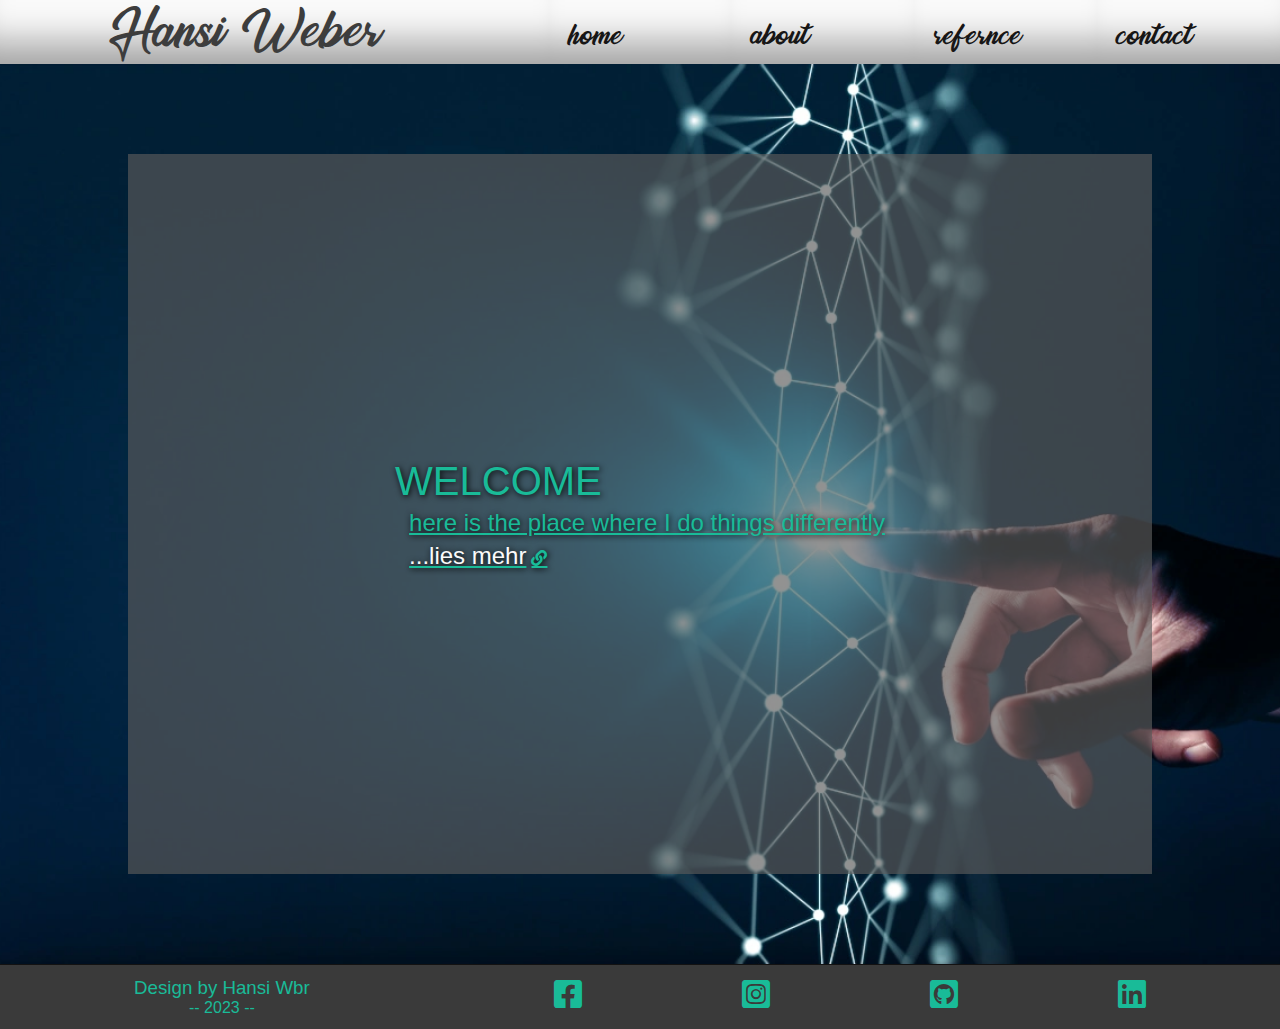
<file: index.html>
<!DOCTYPE html>
<html lang="en">

<head>
    <meta charset="UTF-8">
    <meta http-equiv="X-UA-Compatible" content="IE=edge">
    <meta name="viewport" content="width=device-width, initial-scale=1.0">
    <title>Document</title>
    <link rel="stylesheet" href="./style/style.css">
    <link rel="stylesheet" href="https://cdnjs.cloudflare.com/ajax/libs/font-awesome/5.15.3/css/all.min.css">
</head>

<body>
    <header>
        <section class="header">
            <div class="header_logo">Hansi Weber</div>
            <div class="header_container">
                <label for="hamburger-menu"><i class="fas fa-bars"></i></label>
                <input type="checkbox" id="hamburger-menu">
                <div class="header_menu nav">

                    <div class="header_box active one"><a href="./index.html">home</a></div>
                    <div class="header_box two"><a href="./pages/about.html">about me</a></div>
                    <div class="header_box three"><a href="./pages/refernce.html">refernce</a></div>
                    <div class="header_box four"><a href="./pages/contact.html">contact</a></div>
                </div>
            </div>
            </div>

        </section>
        <section class="header_desktop">
            <div class="header_desktop_logo">Hansi Weber</div>
            <div class="header_desktop_box one"><a href="./index.html">home</a></div>
            <div class="header_desktop_box two"><a href="./pages/about.html">about</a></div>
            <div class="header_desktop_box three"><a href="./pages/refernce.html">refernce</a></div>
            <div class="header_desktop_box four"><a href="./pages/contact.html">contact</a></div>
        </section>
        


    </header>
    <div class="header_hack"></div>
    <section class="body">
        

        <section class="jumbobild">
            <div class="bild">
                <div class="jumbo_text_bg">
                   <div class="jumbo_text"> 
                    <h2>
                        WELCOME 
                    </h2>
            
                    <p>
                        here is the place where I do things differently
                    </p>
                    <p>
                        <a href="./pages/about.html">...lies mehr</a>
                    </p>
                    </div>
                </div>
            </div>
           
        </section>
        <!-- <section class="main">
            <div class="main_box">
                <h2>Hansi Weber</h2>
                <p>
                    evtl. ab November 2023 Full Stack Web Developer
                </p>
               
            </div>
            <div class="main_box">
                
                    <h2>I do things differently...</h2>
                    <p>
                        ...in der ganzen welt des Webspaces sehen Webseiten immer wieder gleich aus doch bei mir ist damit schluss 
                    </p>
                    <p>
                        bei mir wird nichts gestrapt oder ähnliches denn es geht auch anders 
                    </p>
                    <p>
                        somit wird Ihre seite einzigartig 
                    </p>
                    <p>
                        Lorem ipsum dolor sit amet consectetur adipisicing elit. Quo voluptatum voluptas aspernatur sint id repellat quisquam nemo explicabo reprehenderit laborum!
                    </p>
                    <p>
                        Lorem ipsum dolor sit amet consectetur adipisicing elit. Quo voluptatum voluptas aspernatur sint id repellat quisquam nemo explicabo reprehenderit laborum!
                    </p>
                    <br>
                    <br>
            </div>
        </section> -->
        <!-- <section class="content">
            <div class="content_box">
                <p>
                    Lorem ipsum dolor sit, amet consectetur adipisicing elit. Explicabo doloremque sunt maxime quae quaerat hic, ea numquam velit magni cupiditate!
                </p>
            </div>
            <div class="content_box">
                <p>
                    Lorem ipsum dolor sit, amet consectetur adipisicing elit. Explicabo doloremque sunt maxime quae quaerat hic, ea numquam velit magni cupiditate!
                </p>
            </div>
            <div class="content_box">
                <p>
                    Lorem ipsum dolor sit, amet consectetur adipisicing elit. Explicabo doloremque sunt maxime quae quaerat hic, ea numquam velit magni cupiditate!
                </p>
            </div>
            <div class="content_box">
                <p>
                    Lorem ipsum dolor sit, amet consectetur adipisicing elit. Explicabo doloremque sunt maxime quae quaerat hic, ea numquam velit magni cupiditate!
                </p>
            </div>
        </section> -->
        <section class="footer">
            <div class="footer_text">
                <h3>Design by Hansi Wbr</h3>
                <p>-- 2023 --</p>
            </div>
            <div class="footer_container">
                <div class="footer_box"><a href="https://de-de.facebook.com/" target="_blank"><i class="fab fa-facebook-square"></i></a></i></div>
                <div class="footer_box"><a href="https://www.instagram.com/" target="_blank"><i class="fab fa-instagram-square"></i></a></div>
                <div class="footer_box"><a href="https://github.com/hansiwbr" target="_blank"><i class="fab fa-github-square"></i></a></div>
                <div class="footer_box"><a href="https://de.linkedin.com/" target="_blank"><i class="fab fa-linkedin"></i></a></div>
            </div>
        </section>
    </section>


</body>

</html>
</file>
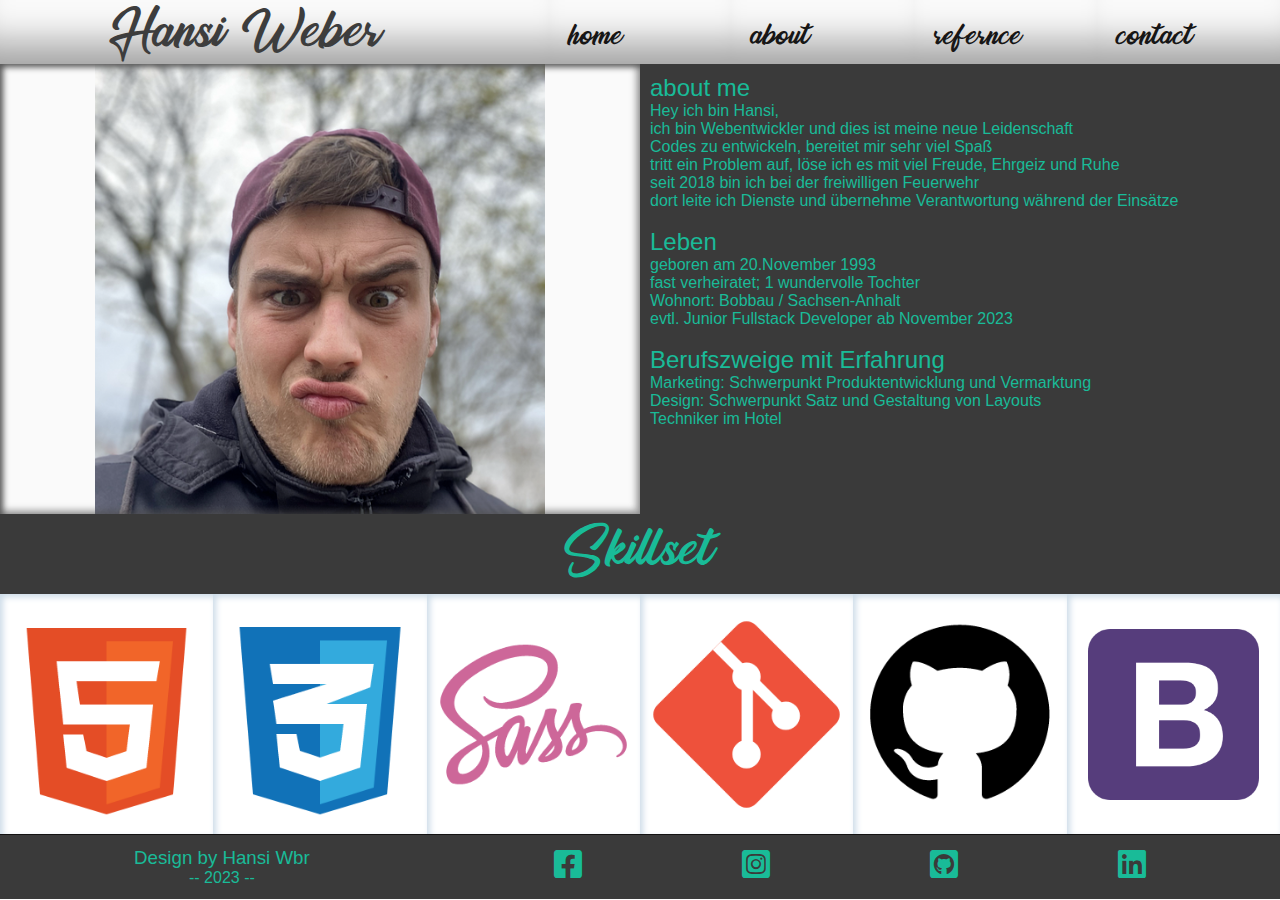
<file: pages/about.html>
<!DOCTYPE html>
<html lang="en">

<head>
    <meta charset="UTF-8">
    <meta http-equiv="X-UA-Compatible" content="IE=edge">
    <meta name="viewport" content="width=device-width, initial-scale=1.0">
    <title>Document</title>
    <link rel="stylesheet" href="../style/style.css">
    <link rel="stylesheet" href="https://cdnjs.cloudflare.com/ajax/libs/font-awesome/5.15.3/css/all.min.css">
</head>

<body>
    <header>
        <section class="header">
            <div class="header_logo">Hansi Weber</div>
            <div class="header_container">
                <label for="hamburger-menu"><i class="fas fa-bars"></i></label>
                <input type="checkbox" id="hamburger-menu">
                <div class="header_menu nav">
                    <div class="header_box active one"><a href="../index.html">home</a></div>
                    <div class="header_box two"><a href="./about.html">about me</a></div>
                    <div class="header_box three"><a href="./refernce.html">refernce</a></div>
                    <div class="header_box four"><a href="./contact.html">contact</a></div>
                </div>
            </div>
            </div>

        </section>
        <section class="header_desktop">
            <div class="header_desktop_logo">Hansi Weber</div>
            <div class="header_desktop_box one"><a href="../index.html">home</a></div>
            <div class="header_desktop_box two"><a href="./about.html">about</a></div>
            <div class="header_desktop_box three"><a href="./refernce.html">refernce</a></div>
            <div class="header_desktop_box four"><a href="./contact.html">contact</a></div>
        </section>
        


    </header>
    <div class="header_hack"></div>
    <section class="body">
        

       
        <section class="main main_about">
            <div class="bild_about"></div>
            <div class="main_box">
                <h2>about me</h2>
                <p>Hey ich bin Hansi,</p>
                <p>ich bin Webentwickler und dies ist meine neue Leidenschaft</p>
                <p>Codes zu entwickeln, bereitet mir sehr viel Spaß</p>
                <p>tritt ein Problem auf, löse ich es mit viel Freude, Ehrgeiz und Ruhe</p>
                <p>seit 2018 bin ich bei der freiwilligen Feuerwehr</p>
                <p>dort leite ich Dienste und übernehme Verantwortung während der Einsätze</p>
                <br>
                <h2>Leben</h2>
                <p>geboren am 20.November 1993</p>
                <p>fast verheiratet; 1 wundervolle Tochter</p>
                <p>Wohnort: Bobbau / Sachsen-Anhalt</p>
                <p>evtl. Junior Fullstack Developer ab November 2023</p>
                <br>
                <h2>Berufszweige mit Erfahrung</h2>
                <p>Marketing: Schwerpunkt Produktentwicklung und Vermarktung </p>
                <p>Design: Schwerpunkt Satz und Gestaltung von Layouts </p>
                <p>Techniker im Hotel</p>


            </div>
          
        </section>
        <section class="content_container">
            <h2>Skillset</h2>
            <section class="content_about">
                <div class="skillbox html"></div>
                <div class="skillbox css"></div>
                <div class="skillbox scss"></div>
                <div class="skillbox git"></div>
                <div class="skillbox github"></div>
                <div class="skillbox boot"></div>
            </section>
        </section>
        <section class="footer">
            <div class="footer_text">
                <h3>Design by Hansi Wbr</h3>
                <p>-- 2023 --</p>
            </div>
            <div class="footer_container">
                <div class="footer_box"><a href="https://de-de.facebook.com/" target="_blank"><i class="fab fa-facebook-square"></i></a></i></div>
                <div class="footer_box"><a href="https://www.instagram.com/" target="_blank"><i class="fab fa-instagram-square"></i></a></div>
                <div class="footer_box"><a href="https://github.com/hansiwbr" target="_blank"><i class="fab fa-github-square"></i></a></div>
                <div class="footer_box"><a href="https://de.linkedin.com/" target="_blank"><i class="fab fa-linkedin"></i></a></div>
            </div>
        </section>
    </section>


</body>

</html>
</file>
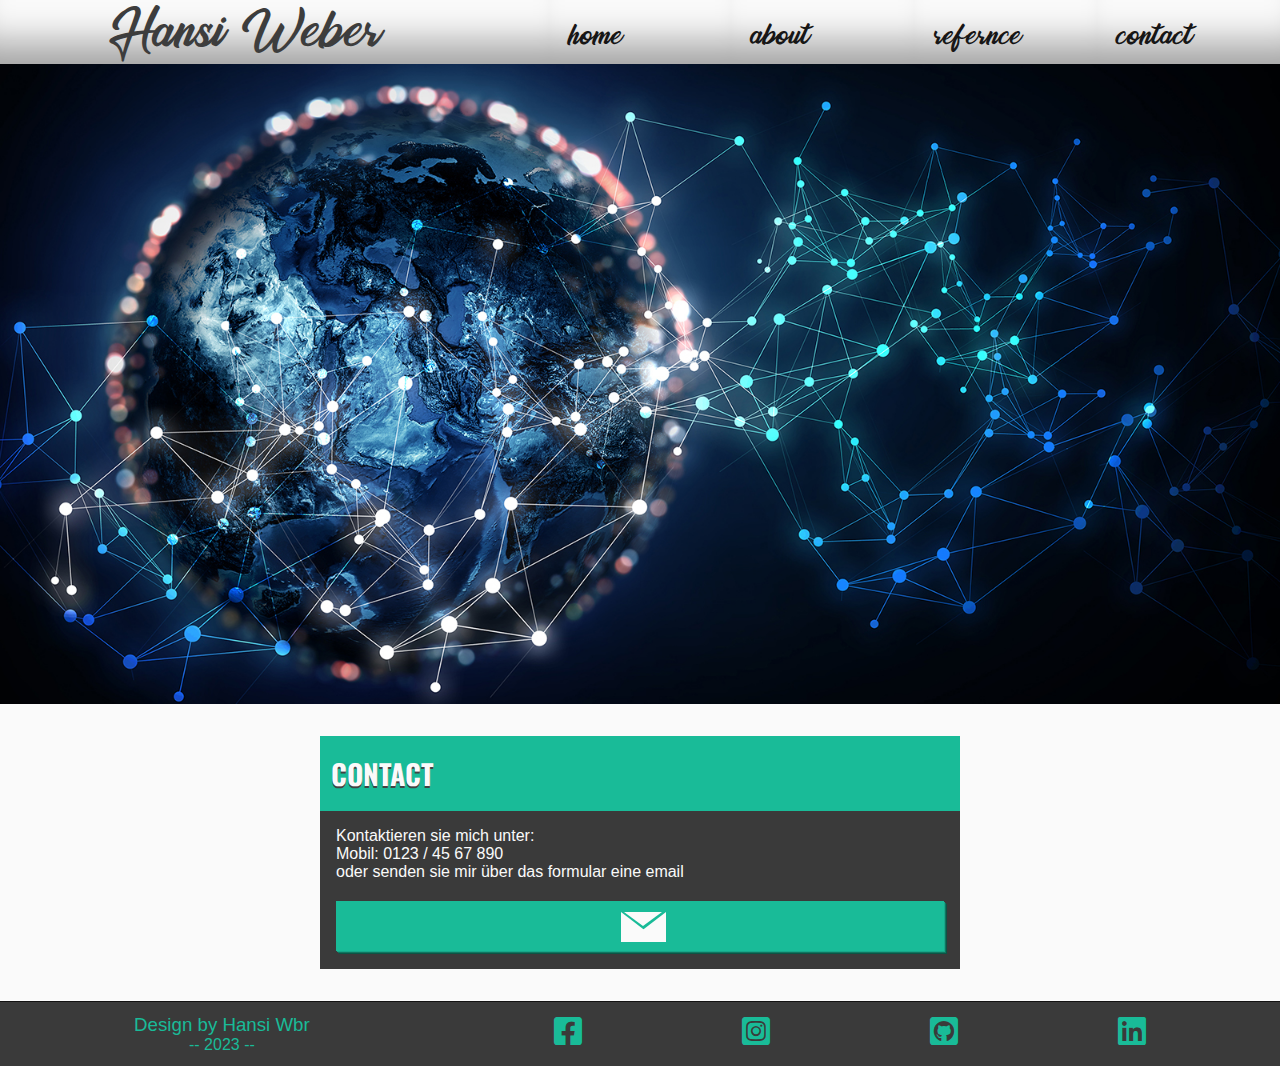
<file: pages/contact.html>
<!DOCTYPE html>
<html lang="en">

<head>
    <meta charset="UTF-8">
    <meta http-equiv="X-UA-Compatible" content="IE=edge">
    <meta name="viewport" content="width=device-width, initial-scale=1.0">
    <title>Document</title>
    <link rel="stylesheet" href="../style/style.css">
    <link rel="stylesheet" href="https://cdnjs.cloudflare.com/ajax/libs/font-awesome/5.15.3/css/all.min.css">
</head>

<body>
    <header>
        <section class="header">
            <div class="header_logo">Hansi Weber</div>
            <div class="header_container">
                <label for="hamburger-menu"><i class="fas fa-bars"></i></label>
                <input type="checkbox" id="hamburger-menu">
                <div class="header_menu nav">
                    <div class="header_box active one"><a href="../index.html">home</a></div>
                    <div class="header_box two"><a href="./about.html">about me</a></div>
                    <div class="header_box three"><a href="./refernce.html">refernce</a></div>
                    <div class="header_box four"><a href="./contact.html">contact</a></div>
                </div>
            </div>
            </div>

        </section>
        <section class="header_desktop">
            <div class="header_desktop_logo">Hansi Weber</div>
            <div class="header_desktop_box one"><a href="../index.html">home</a></div>
            <div class="header_desktop_box two"><a href="./about.html">about</a></div>
            <div class="header_desktop_box three"><a href="./refernce.html">refernce</a></div>
            <div class="header_desktop_box four"><a href="./contact.html">contact</a></div>
        </section>
        


    </header>
    <div class="header_hack"></div>
    <section class="body">
        

        <section class="jumbobild">
            <div class="bild_contact"></div>
        </section>
        <section class="main_contact">
            <section id="contact">
                <div class="sectionheader">	<h1>CONTACT</h1></div>
                <article>
                <p>Kontaktieren sie mich unter:</p>
                <p>Mobil: 0123 / 45 67 890 </p>
                <p>oder senden sie mir über das formular eine email</p>
                    
                        <label for="checkcontact" class="contactbutton"><div class="mail"></div></label><input id="checkcontact" type="checkbox">
                
                        <form action="https://formspree.io/f/xyyaeyra" method="post" class="contactform">
                            <p class="input_wrapper"><input type="text" name="contact_nom" value=""  id ="contact_nom"><label for="contact_nom">NAME</label></p>
                            <p class="input_wrapper"><input type="email" name="contact_email" value=""  id ="contact_email"><label for="contact_email">EMAIL</label></p>
                            <p class="input_wrapper"><input type="text" name="contact_sujet" value=""  id ="contact_sujet"><label for="contact_sujet">THEMA</label></p>
                            <p class="textarea_wrapper"><textarea name="contact_message" id="contact_message"></textarea></p>
                            <p class="submit_wrapper"><input type="submit" value="SENDEN"></p>			
                        </form>
                </article>
            </section>
        </section>
        
        <section class="footer">
            <div class="footer_text">
                <h3>Design by Hansi Wbr</h3>
                <p>-- 2023 --</p>
            </div>
            <div class="footer_container">
                <div class="footer_box"><a href="https://de-de.facebook.com/" target="_blank"><i class="fab fa-facebook-square"></i></a></i></div>
                <div class="footer_box"><a href="https://www.instagram.com/" target="_blank"><i class="fab fa-instagram-square"></i></a></div>
                <div class="footer_box"><a href="https://github.com/hansiwbr" target="_blank"><i class="fab fa-github-square"></i></a></div>
                <div class="footer_box"><a href="https://de.linkedin.com/" target="_blank"><i class="fab fa-linkedin"></i></a></div>
            </div>
        </section>
    </section>


</body>

</html>
</file>
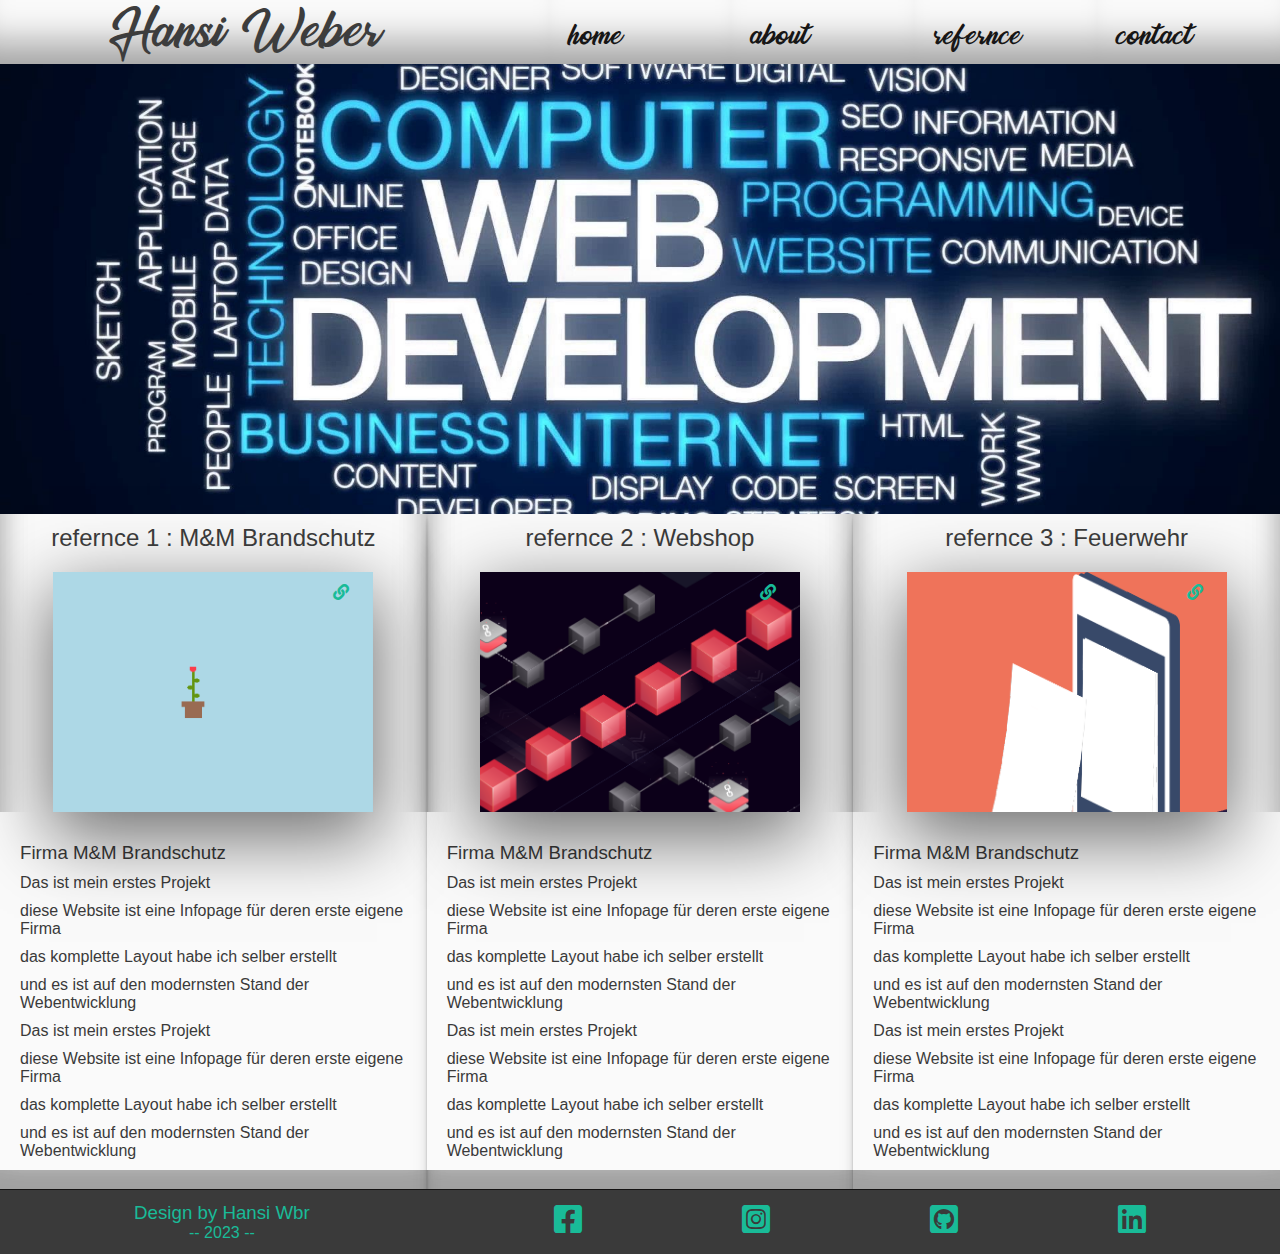
<file: pages/refernce.html>
<!DOCTYPE html>
<html lang="en">

<head>
    <meta charset="UTF-8">
    <meta http-equiv="X-UA-Compatible" content="IE=edge">
    <meta name="viewport" content="width=device-width, initial-scale=1.0">
    <title>Document</title>
    <link rel="stylesheet" href="../style/style.css">
    <link rel="stylesheet" href="https://cdnjs.cloudflare.com/ajax/libs/font-awesome/5.15.3/css/all.min.css">
</head>

<body>
    <header>
        <section class="header">
            <div class="header_logo">Hansi Weber</div>
            <div class="header_container">
                <label for="hamburger-menu"><i class="fas fa-bars"></i></label>
                <input type="checkbox" id="hamburger-menu">
                <div class="header_menu nav">
                    <div class="header_box active one"><a href="../index.html">home</a></div>
                    <div class="header_box two"><a href="./about.html">about me</a></div>
                    <div class="header_box three"><a href="./refernce.html">refernce</a></div>
                    <div class="header_box four"><a href="./contact.html">contact</a></div>
                </div>
            </div>
            </div>

        </section>
        <section class="header_desktop">
            <div class="header_desktop_logo">Hansi Weber</div>
            <div class="header_desktop_box one"><a href="../index.html">home</a></div>
            <div class="header_desktop_box two"><a href="./about.html">about</a></div>
            <div class="header_desktop_box three"><a href="./refernce.html">refernce</a></div>
            <div class="header_desktop_box four"><a href="./contact.html">contact</a></div>
        </section>
        


    </header>
    <div class="header_hack"></div>
    <section class="body">
        

        <!-- <section class="jumbobild">
           
        </section> -->
        <section class="main_ref">
            <div class="bild_ref"></div>
            <div class="ref_container">
                <aside class="main_ref_box">
                    <h2 class="hzwo">
                        refernce 1 :  M&M Brandschutz
                    </h2>
                    <a href="../pages/refpages/refthree.html" target="_blank">
                        <div class="main_box_ref erste"></div>
                    </a>
                    <div class="ref_description">
                        <h3>
                           Firma M&M Brandschutz
                        </h3>
                        <p>
                            Das ist mein erstes Projekt 
                        </p>
                        <p>
                            diese Website ist eine Infopage für deren erste eigene Firma
                        </p>
                        <p>
                            das komplette Layout habe ich selber erstellt
                        </p>
                        <p>
                            und es ist auf den modernsten Stand der Webentwicklung
                        </p>
                        <p>
                            Das ist mein erstes Projekt 
                        </p>
                        <p>
                            diese Website ist eine Infopage für deren erste eigene Firma
                        </p>
                        <p>
                            das komplette Layout habe ich selber erstellt
                        </p>
                        <p>
                            und es ist auf den modernsten Stand der Webentwicklung
                        </p>
                    </div>
                </aside>
                
                <aside class="main_ref_box">
                <h2 class="hzwo">
                        refernce 2 : Webshop
                    </h2>
                    <a href="../pages/refpages/reftwo.html"target="_blank">
                        <div class="main_box_ref zweite"></div>
                    </a>
                    <div class="ref_description">
                        <h3>
                           Firma M&M Brandschutz
                        </h3>
                        <p>
                            Das ist mein erstes Projekt 
                        </p>
                        <p>
                            diese Website ist eine Infopage für deren erste eigene Firma
                        </p>
                        <p>
                            das komplette Layout habe ich selber erstellt
                        </p>
                        <p>
                            und es ist auf den modernsten Stand der Webentwicklung
                        </p>
                        <p>
                            Das ist mein erstes Projekt 
                        </p>
                        <p>
                            diese Website ist eine Infopage für deren erste eigene Firma
                        </p>
                        <p>
                            das komplette Layout habe ich selber erstellt
                        </p>
                        <p>
                            und es ist auf den modernsten Stand der Webentwicklung
                        </p>
                    </div>
                </aside>
                
                <aside class="main_ref_box">
                <h2 class="hzwo">
                        refernce 3 : Feuerwehr
                    </h2>
                    <a href="../pages/refpages/refone.html"target="_blank">
                        <div class="main_box_ref dritte"></div>
                    </a>
                    <div class="ref_description">
                        <h3>
                           Firma M&M Brandschutz
                        </h3>
                        <p>
                            Das ist mein erstes Projekt 
                        </p>
                        <p>
                            diese Website ist eine Infopage für deren erste eigene Firma
                        </p>
                        <p>
                            das komplette Layout habe ich selber erstellt
                        </p>
                        <p>
                            und es ist auf den modernsten Stand der Webentwicklung
                        </p>
                        <p>
                            Das ist mein erstes Projekt 
                        </p>
                        <p>
                            diese Website ist eine Infopage für deren erste eigene Firma
                        </p>
                        <p>
                            das komplette Layout habe ich selber erstellt
                        </p>
                        <p>
                            und es ist auf den modernsten Stand der Webentwicklung
                        </p>
                    </div>
                </aside>
            </div>   
        </section>
        <!-- <section class="content">
            <div class="content_box">
                <p>
                    Lorem ipsum dolor sit, amet consectetur adipisicing elit. Explicabo doloremque sunt maxime quae quaerat hic, ea numquam velit magni cupiditate!
                </p>
            </div>
            <div class="content_box">
                <p>
                    Lorem ipsum dolor sit, amet consectetur adipisicing elit. Explicabo doloremque sunt maxime quae quaerat hic, ea numquam velit magni cupiditate!
                </p>
            </div>
            <div class="content_box">
                <p>
                    Lorem ipsum dolor sit, amet consectetur adipisicing elit. Explicabo doloremque sunt maxime quae quaerat hic, ea numquam velit magni cupiditate!
                </p>
            </div>
            <div class="content_box">
                <p>
                    Lorem ipsum dolor sit, amet consectetur adipisicing elit. Explicabo doloremque sunt maxime quae quaerat hic, ea numquam velit magni cupiditate!
                </p>
            </div>
        </section> -->
        <section class="footer">
            <div class="footer_text">
                <h3>Design by Hansi Wbr</h3>
                <p>-- 2023 --</p>
            </div>
            <div class="footer_container">
                <div class="footer_box"><a href="https://de-de.facebook.com/" target="_blank"><i class="fab fa-facebook-square"></i></a></i></div>
                <div class="footer_box"><a href="https://www.instagram.com/" target="_blank"><i class="fab fa-instagram-square"></i></a></div>
                <div class="footer_box"><a href="https://github.com/hansiwbr" target="_blank"><i class="fab fa-github-square"></i></a></div>
                <div class="footer_box"><a href="https://de.linkedin.com/" target="_blank"><i class="fab fa-linkedin"></i></a></div>
            </div>
        </section>


</body>

</html>
</file>
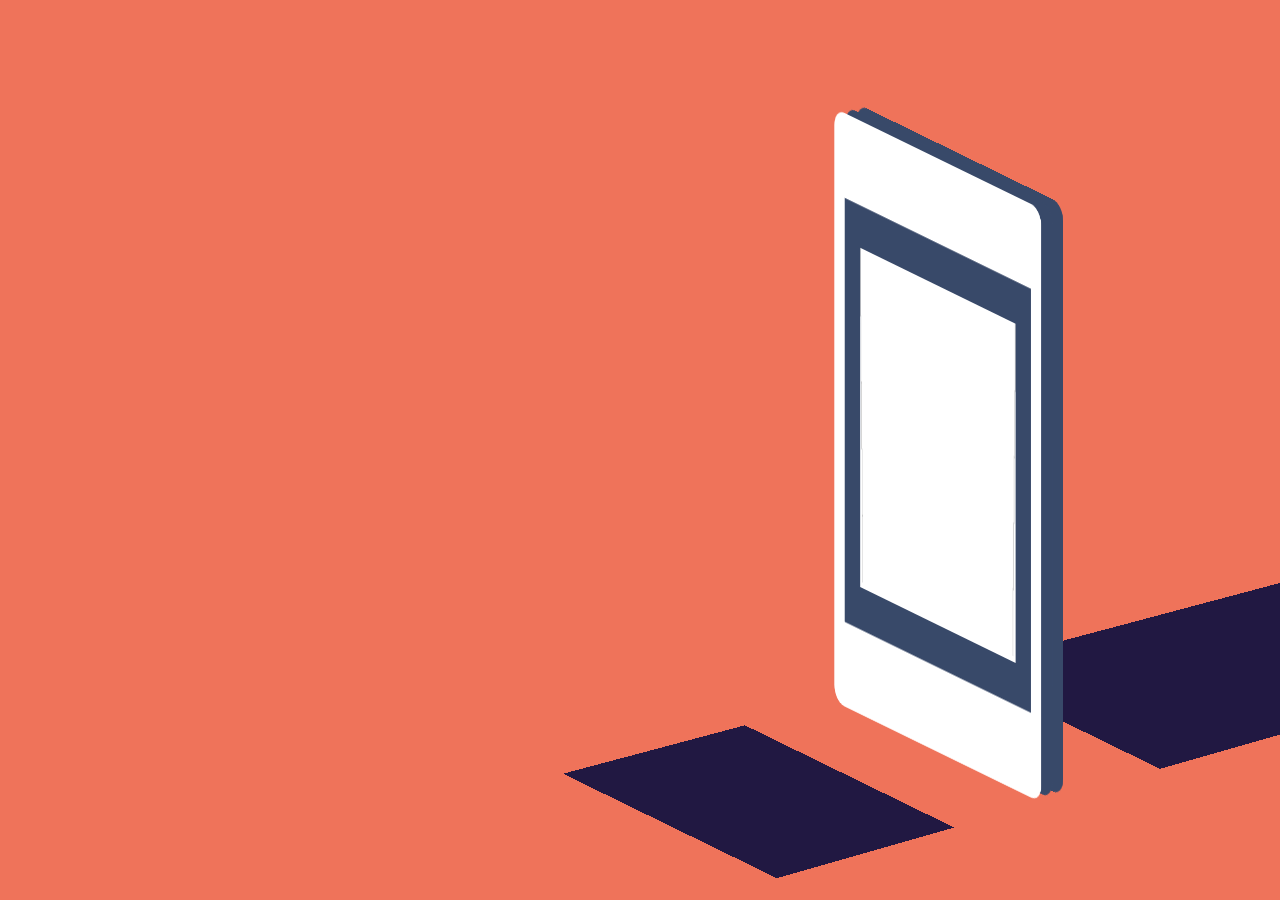
<file: pages/refpages/refone.html>
<!DOCTYPE html>
<html lang="en">
<head>
    <meta charset="UTF-8">
    <meta http-equiv="X-UA-Compatible" content="IE=edge">
    <meta name="viewport" content="width=device-width, initial-scale=1.0">
    <title>Document</title>
    <link rel="stylesheet" href="style.css">
</head>
<body>
    <a href="https://youtu.be/Fdq95qVG7F4" target="_blank" data-keyframers-credit style="color: #FFF"></a>
<script src="https://codepen.io/shshaw/pen/QmZYMG.js"></script>

<div id="app">
  <div class="papers" style="--total: 5">
    
    <div class="paper -rogue" style="--i: 0">
      <div class="segment">
        <div class="segment">
          <div class="segment">
            <div class="segment">
              <div class="segment"></div>
            </div>
          </div>
        </div>
      </div>
    </div>
    
    <div class="paper" style="--i: 1">
      <div class="segment">
        <div class="segment">
          <div class="segment">
            <div class="segment">
              <div class="segment"></div>
            </div>
          </div>
        </div>
      </div>
    </div>
    
    <div class="paper" style="--i: 2">
      <div class="segment">
        <div class="segment">
          <div class="segment">
            <div class="segment">
              <div class="segment"></div>
            </div>
          </div>
        </div>
      </div>
    </div>
        
    <div class="paper" style="--i: 3">
      <div class="segment">
        <div class="segment">
          <div class="segment">
            <div class="segment">
              <div class="segment"></div>
            </div>
          </div>
        </div>
      </div>
    </div>
    
    <div class="paper" style="--i: 4">
      <div class="segment">
        <div class="segment">
          <div class="segment">
            <div class="segment">
              <div class="segment"></div>
            </div>
          </div>
        </div>
      </div>
    </div>


  </div>
  <div class="shadow">
    <div class="paper-shadow" style="--i: 0"></div>
    <div class="paper-shadow" style="--i: 1"></div>
    <div class="paper-shadow" style="--i: 2"></div>
    <div class="paper-shadow" style="--i: 3"></div>
    <div class="paper-shadow" style="--i: 4"></div>
  </div>
</div>
</body>
</html>
</file>
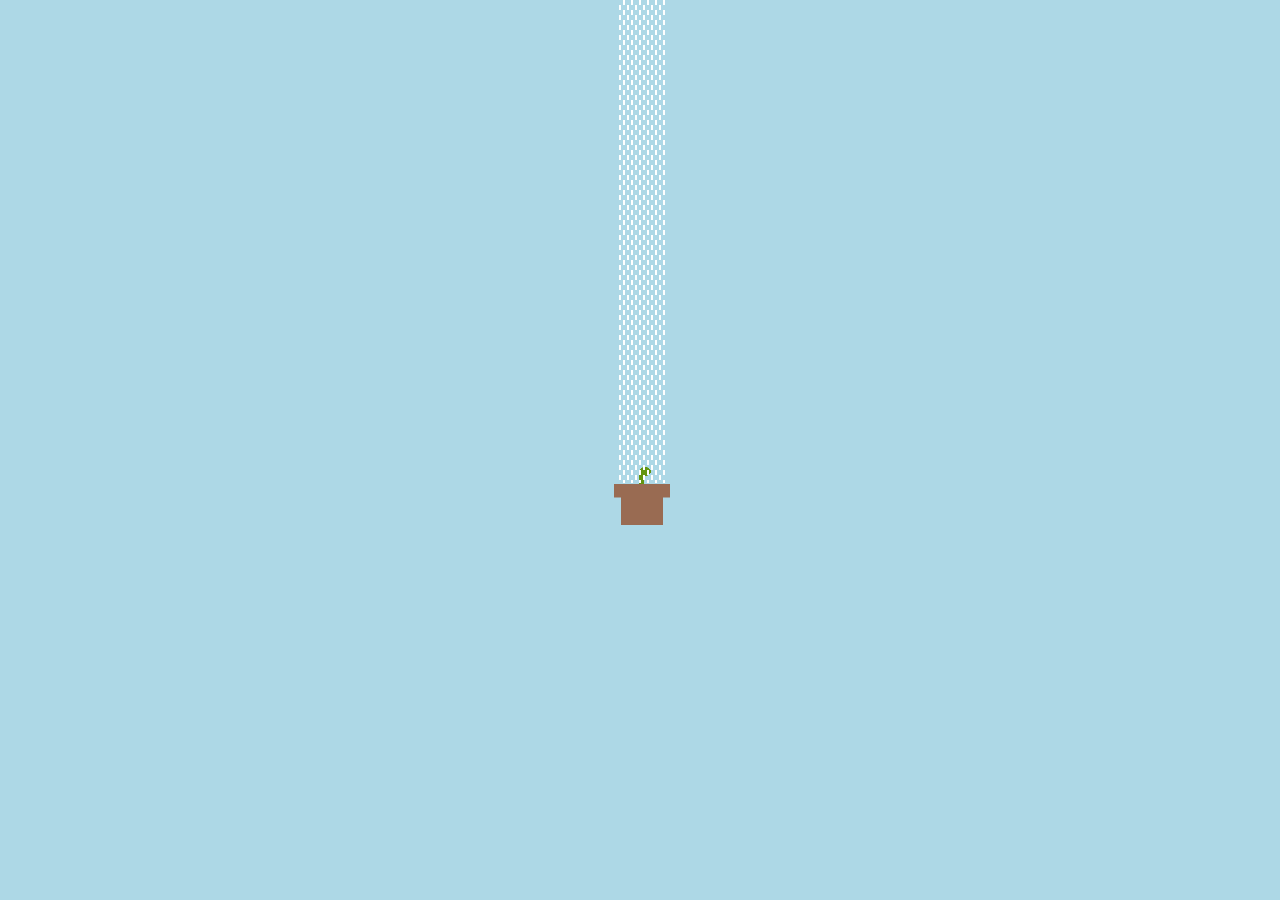
<file: pages/refpages/refthree.html>
<!DOCTYPE html>
<html lang="en">
<head>
    <meta charset="UTF-8">
    <meta http-equiv="X-UA-Compatible" content="IE=edge">
    <meta name="viewport" content="width=device-width, initial-scale=1.0">
    <title>Document</title>
    <style>
        body {
  margin:0;
  height:100vh;
  display:grid;
  place-items:center;
  background:lightblue;
  overflow:hidden;
}
.growing {
  width:150px;
  height:150px;
  position:relative;
  clip-path:inset(-100vh 0);
}
.growing:before {
  content:"";
  display:block;
  width:400%;
  height:100%;
  background:
    /*1*/
    radial-gradient(farthest-side,#639510 97%,#0000) 12.5% 65%/12px 9px,
    linear-gradient(#996b52 0 0) 9% 80%/9.4% 9%,
    linear-gradient(#996b52 0 0) 10% 100%/7% 25%,
    linear-gradient(#639510 0 0) 12.5% 100%/5px 36%,   
    /*2*/    
    radial-gradient(farthest-side,#639510 97%,#0000) 35.5% 50%/15px 10px,
    radial-gradient(farthest-side,#639510 97%,#0000) 38% 64%/15px 10px ,
    linear-gradient(#996b52 0 0) 35.5% 80%/9.4% 9%,
    linear-gradient(#996b52 0 0) 36% 100%/7% 25%,
    linear-gradient(#639510 0 0) 37% 100%/5px 52%,    
    /*3*/
    radial-gradient(farthest-side,#fb3e4c 98%,#0000) 64.5% 40.5%/10px 9px,
    radial-gradient(farthest-side at bottom,#0000 calc(100% - 5px),#639510 0 100%,#0000)63.6% 34%/20px 10px,
    radial-gradient(farthest-side,#639510 97%,#0000) 61% 50%/15px 10px,
    radial-gradient(farthest-side,#639510 97%,#0000) 63.5% 64%/15px 10px ,
    linear-gradient(#996b52 0 0) 63.5% 80%/9.4% 9%,
    linear-gradient(#996b52 0 0) 63.1% 100%/7% 25%,
    linear-gradient(#639510 0 0) 62% 100%/5px 62%,
    /*4*/
    radial-gradient(farthest-side at 50% 4px,#fb3e4c 98%,#0000) 88.1% 17.5%/17px 13px,
    radial-gradient(farthest-side,#639510 97%,#0000) 87% 50%/15px 10px,
    radial-gradient(farthest-side,#639510 97%,#0000) 89.5% 38%/15px 10px,
    radial-gradient(farthest-side,#639510 97%,#0000) 89.5% 64%/15px 10px,
    linear-gradient(#996b52 0 0) 91% 80%/9.4% 9%,
    linear-gradient(#996b52 0 0) 90% 100%/7% 25%,
    linear-gradient(#639510 0 0) 87.5% 100%/5px 77%;
  background-repeat:no-repeat;
  animation:m 4s .5s both;
}
.growing:after {
    content: "";
    position: absolute;
    inset: -100vh 49px 42px 54px;
    background: 
      conic-gradient(at 2px 50%,#0000 270deg,#fff 0)0 0/8px 10px,
      conic-gradient(at 2px 50%,#0000 270deg,#fff 0)4px 5px/8px 10px;
  animation:s 4s .5s both;
}

@keyframes m{
  0%,20%  {transform:translate(0%)}
  33.33%,53.33% {transform:translate(-24%)}
  66.66%,86.66% {transform:translate(-49.5%)}
  100%{transform:translate(-74.5%)}
}

@keyframes s {
  0% {inset: -100vh 49px 100vh 54px}
  10% {inset: -100vh 49px 42px 54px;opacity:1}
  20% {inset: -100vh 49px 42px 54px;opacity:0}
  20.01%,
  33.33% {inset: -100vh 49px 100vh 54px;opacity:1}
  43.33% {inset: -100vh 49px 42px 54px;opacity:1}
  53.33% {inset: -100vh 49px 42px 54px;opacity:0}
  53.34%,
  66.66% {inset: -100vh 49px 100vh 54px;opacity:1}
  76.66% {inset: -100vh 49px 42px 54px;opacity:1}
  86.66%,
  100%{inset: -100vh 49px 42px 54px;opacity:0}
}
    </style>
</head>
<body>
    <div class="growing"></div>
</body>
</html>
</file>
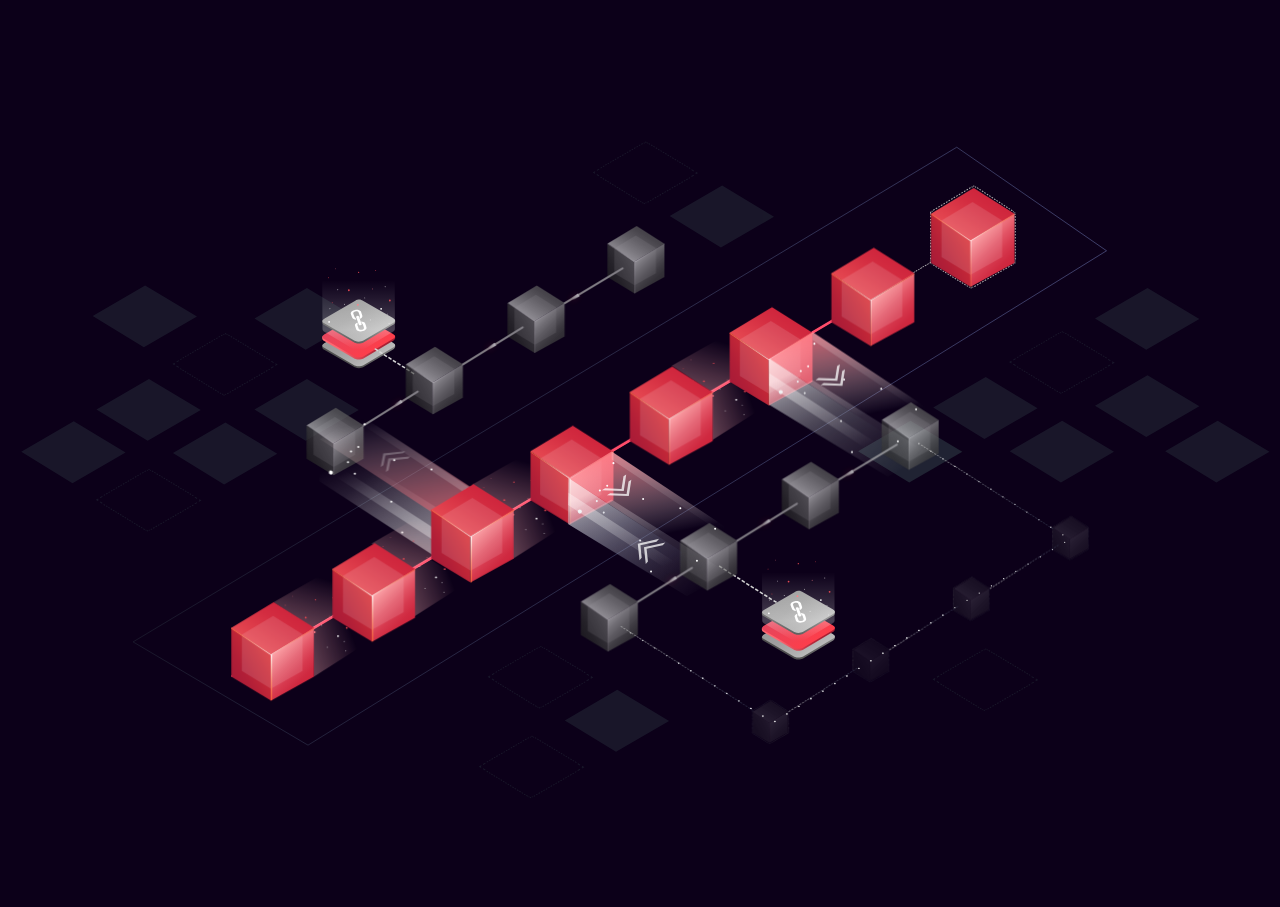
<file: pages/refpages/reftwo.html>
<!DOCTYPE html>
<html lang="en">
<head>
    <meta charset="UTF-8">
    <meta http-equiv="X-UA-Compatible" content="IE=edge">
    <meta name="viewport" content="width=device-width, initial-scale=1.0">
    <title>Document</title>
    <link rel="stylesheet" href="styletwo.css">
</head>
<body>
    <div class="container">
        <svg version="1.1" id="Layer_1" xmlns="http://www.w3.org/2000/svg" xmlns:xlink="http://www.w3.org/1999/xlink" x="0px" y="0px"
                height="99vh" viewBox="0 0 2000 1200" enable-background="new 0 0 2000 1200" xml:space="preserve">
                <g>
        
                    <line fill="none" stroke="#FF4D6B" stroke-width="3.4927" stroke-linecap="round" stroke-linejoin="round" stroke-miterlimit="10"
                        x1="355" y1="952" x2="1430.3" y2="315.4" />
                </g>
                <g>
                    <g>
                        <linearGradient id="SVGID_1_" gradientUnits="userSpaceOnUse" x1="-26" y1="616" x2="2010" y2="616">
                            <stop offset="0" style="stop-color:#202333" />
                            <stop offset="1" style="stop-color:#5C1B99" />
                        </linearGradient>
                        <linearGradient id="SVGID_2_" gradientUnits="userSpaceOnUse" x1="-101.1755" y1="174.3284" x2="2085.1755" y2="1057.6716">
                            <stop offset="0" style="stop-color:#202333" />
                            <stop offset="1" style="stop-color:#5C6399" />
                        </linearGradient>
        
                        <rect x="-26" y="-10" display="none" fill="url(#SVGID_1_)" stroke="url(#SVGID_2_)" stroke-miterlimit="10" width="2036" height="1252"
                        />
        
                        <linearGradient id="SVGID_3_" gradientUnits="userSpaceOnUse" x1="195.6219" y1="293.0284" x2="1744.3668" y2="918.762" gradientTransform="matrix(1 0 0 -1 0 1200)">
                            <stop offset="0" style="stop-color:#202333" />
                            <stop offset="1" style="stop-color:#5C6399" />
                        </linearGradient>
                        <path display="none" opacity="0.75" fill="url(#SVGID_3_)" enable-background="new    " d="M498.7,1044.2l1.6,2.6l-4.3,2.6
                    l-1.6-2.6L498.7,1044.2z M486.7,1051.6l1.6,2.6l4.3-2.6l-1.6-2.6L486.7,1051.6z M479.1,1056.3l1.6,2.6l4.3-2.6l-1.6-2.6
                    L479.1,1056.3z M517.4,1032.7l1.6,2.6l4.3-2.6l-1.6-2.6L517.4,1032.7z M509.8,1037.4l1.6,2.6l4.3-2.6l-1.6-2.6L509.8,1037.4z
                     M502.1,1042.1l1.6,2.6l4.3-2.6l-1.6-2.6L502.1,1042.1z M540.5,1018.4l1.6,2.6l4.3-2.6l-1.6-2.6L540.5,1018.4z M532.8,1023.2
                    l1.6,2.6l4.3-2.6l-1.6-2.6L532.8,1023.2z M525.1,1027.9l1.6,2.6l4.3-2.6l-1.6-2.6L525.1,1027.9z M563.5,1004.2l1.6,2.6l4.3-2.6
                    l-1.6-2.6L563.5,1004.2z M555.8,1009l1.6,2.6l4.3-2.6l-1.6-2.6L555.8,1009z M548.2,1013.7l1.6,2.6l4.3-2.6l-1.6-2.6L548.2,1013.7z
                     M586.6,990l1.6,2.6l4.3-2.6l-1.6-2.6L586.6,990z M578.9,994.8l1.6,2.6l4.3-2.6l-1.6-2.6L578.9,994.8z M571.2,999.5l1.6,2.6
                    l4.3-2.6l-1.6-2.6L571.2,999.5z M609.6,975.8l1.6,2.6l4.3-2.6l-1.6-2.6L609.6,975.8z M601.9,980.5l1.6,2.6l4.3-2.6l-1.6-2.6
                    L601.9,980.5z M594.3,985.3l1.6,2.6l4.3-2.6l-1.6-2.6L594.3,985.3z M632.6,961.6l1.6,2.6l4.3-2.6l-1.6-2.6L632.6,961.6z
                     M625,966.3l1.6,2.6l4.3-2.6l-1.6-2.6L625,966.3z M617.3,971.1l1.6,2.6l4.3-2.6l-1.6-2.6L617.3,971.1z M655.7,947.4l1.6,2.6
                    l4.3-2.6l-1.6-2.6L655.7,947.4z M648,952.1l1.6,2.6l4.3-2.6l-1.6-2.6L648,952.1z M640.4,956.8l1.6,2.6l4.3-2.6l-1.6-2.6
                    L640.4,956.8z M678.7,933.2l1.6,2.6l4.3-2.6l-1.6-2.6L678.7,933.2z M671.1,937.9l1.6,2.6l4.3-2.6l-1.6-2.6L671.1,937.9z
                     M663.4,942.6l1.6,2.6l4.3-2.6l-1.6-2.6L663.4,942.6z M701.8,919l1.6,2.6l4.3-2.6l-1.6-2.6L701.8,919z M694.1,923.7l1.6,2.6
                    l4.3-2.6l-1.6-2.6L694.1,923.7z M686.5,928.4l1.6,2.6l4.3-2.6l-1.6-2.6L686.5,928.4z M724.8,904.8l1.6,2.6l4.3-2.6l-1.6-2.6
                    L724.8,904.8z M717.2,909.5l1.6,2.6l4.3-2.6l-1.6-2.6L717.2,909.5z M709.5,914.2l1.6,2.6l4.3-2.6l-1.6-2.6L709.5,914.2z
                     M747.9,890.6l1.6,2.6l4.3-2.6l-1.6-2.6L747.9,890.6z M740.2,895.3l1.6,2.6l4.3-2.6l-1.6-2.6L740.2,895.3z M732.5,900l1.6,2.6
                    l4.3-2.6l-1.6-2.6L732.5,900z M770.9,876.4l1.6,2.6l4.3-2.6l-1.6-2.6L770.9,876.4z M763.2,881.1l1.6,2.6l4.3-2.6l-1.6-2.6
                    L763.2,881.1z M755.6,885.8l1.6,2.6l4.3-2.6l-1.6-2.6L755.6,885.8z M794,862.1l1.6,2.6l4.3-2.6l-1.6-2.6L794,862.1z M786.3,866.9
                    l1.6,2.6l4.3-2.6l-1.6-2.6L786.3,866.9z M778.6,871.6l1.6,2.6l4.3-2.6l-1.6-2.6L778.6,871.6z M817,847.9l1.6,2.6l4.3-2.6l-1.6-2.6
                    L817,847.9z M809.3,852.7l1.6,2.6l4.3-2.6l-1.6-2.6L809.3,852.7z M801.7,857.4l1.6,2.6l4.3-2.6l-1.6-2.6L801.7,857.4z M840,833.7
                    l1.6,2.6l4.3-2.6l-1.6-2.6L840,833.7z M832.4,838.5l1.6,2.6l4.3-2.6l-1.6-2.6L832.4,838.5z M824.7,843.2l1.6,2.6l4.3-2.6l-1.6-2.6
                    L824.7,843.2z M863.1,819.5l1.6,2.6l4.3-2.6l-1.6-2.6L863.1,819.5z M855.4,824.2l1.6,2.6l4.3-2.6l-1.6-2.6L855.4,824.2z
                     M847.8,829l1.6,2.6l4.3-2.6l-1.6-2.6L847.8,829z M886.1,805.3l1.6,2.6l4.3-2.6l-1.6-2.6L886.1,805.3z M878.5,810l1.6,2.6l4.3-2.6
                    l-1.6-2.6L878.5,810z M870.8,814.8l1.6,2.6l4.3-2.6l-1.6-2.6L870.8,814.8z M909.2,791.1l1.6,2.6l4.3-2.6l-1.6-2.6L909.2,791.1z
                     M901.5,795.8l1.6,2.6l4.3-2.6l-1.6-2.6L901.5,795.8z M893.9,800.5l1.6,2.6l4.3-2.6l-1.6-2.6L893.9,800.5z M932.2,776.9l1.6,2.6
                    l4.3-2.6l-1.6-2.6L932.2,776.9z M924.5,781.6l1.6,2.6l4.3-2.6l-1.6-2.6L924.5,781.6z M916.9,786.3l1.6,2.6l4.3-2.6l-1.6-2.6
                    L916.9,786.3z M955.3,762.7l1.6,2.6l4.3-2.6l-1.6-2.6L955.3,762.7z M947.6,767.4l1.6,2.6l4.3-2.6l-1.6-2.6L947.6,767.4z
                     M939.9,772.1l1.6,2.6l4.3-2.6l-1.6-2.6L939.9,772.1z M978.3,748.5l1.6,2.6l4.3-2.6l-1.6-2.6L978.3,748.5z M970.6,753.2l1.6,2.6
                    l4.3-2.6l-1.6-2.6L970.6,753.2z M963,757.9l1.6,2.6l4.3-2.6l-1.6-2.6L963,757.9z M1001.4,734.3l1.6,2.6l4.3-2.6l-1.6-2.6
                    L1001.4,734.3z M993.7,739l1.6,2.6l4.3-2.6l-1.6-2.6L993.7,739z M986,743.7l1.6,2.6l4.3-2.6l-1.6-2.6L986,743.7z M1024.4,720.1
                    l1.6,2.6l4.3-2.6l-1.6-2.6L1024.4,720.1z M1016.7,724.8l1.6,2.6l4.3-2.6l-1.6-2.6L1016.7,724.8z M1009.1,729.5l1.6,2.6l4.3-2.6
                    l-1.6-2.6L1009.1,729.5z M1047.4,705.8l1.6,2.6l4.3-2.6l-1.6-2.6L1047.4,705.8z M1039.8,710.6l1.6,2.6l4.3-2.6l-1.6-2.6
                    L1039.8,710.6z M1032.1,715.3l1.6,2.6l4.3-2.6l-1.6-2.6L1032.1,715.3z M1070.5,691.6l1.6,2.6l4.3-2.6l-1.6-2.6L1070.5,691.6z
                     M1062.8,696.4l1.6,2.6l4.3-2.6l-1.6-2.6L1062.8,696.4z M1055.2,701.1l1.6,2.6l4.3-2.6l-1.6-2.6L1055.2,701.1z M1093.5,677.4
                    l1.6,2.6l4.3-2.6l-1.6-2.6L1093.5,677.4z M1085.9,682.2l1.6,2.6l4.3-2.6l-1.6-2.6L1085.9,682.2z M1078.2,686.9l1.6,2.6l4.3-2.6
                    l-1.6-2.6L1078.2,686.9z M1116.6,663.2l1.6,2.6l4.3-2.6l-1.6-2.6L1116.6,663.2z M1108.9,667.9l1.6,2.6l4.3-2.6l-1.6-2.6
                    L1108.9,667.9z M1101.3,672.7l1.6,2.6l4.3-2.6l-1.6-2.6L1101.3,672.7z M1139.6,649l1.6,2.6l4.3-2.6l-1.6-2.6L1139.6,649z
                     M1131.9,653.7l1.6,2.6l4.3-2.6l-1.6-2.6L1131.9,653.7z M1124.3,658.5l1.6,2.6l4.3-2.6l-1.6-2.6L1124.3,658.5z M1162.7,634.8
                    l1.6,2.6l4.3-2.6l-1.6-2.6L1162.7,634.8z M1155,639.5l1.6,2.6l4.3-2.6l-1.6-2.6L1155,639.5z M1147.3,644.2l1.6,2.6l4.3-2.6
                    l-1.6-2.6L1147.3,644.2z M1185.7,620.6l1.6,2.6l4.3-2.6l-1.6-2.6L1185.7,620.6z M1178,625.3l1.6,2.6l4.3-2.6l-1.6-2.6L1178,625.3z
                     M1170.4,630l1.6,2.6l4.3-2.6l-1.6-2.6L1170.4,630z M1208.8,606.4l1.6,2.6l4.3-2.6l-1.6-2.6L1208.8,606.4z M1201.1,611.1l1.6,2.6
                    l4.3-2.6l-1.6-2.6L1201.1,611.1z M1193.4,615.8l1.6,2.6l4.3-2.6l-1.6-2.6L1193.4,615.8z M1231.8,592.2l1.6,2.6l4.3-2.6l-1.6-2.6
                    L1231.8,592.2z M1224.1,596.9l1.6,2.6l4.3-2.6l-1.6-2.6L1224.1,596.9z M1216.5,601.6l1.6,2.6l4.3-2.6l-1.6-2.6L1216.5,601.6z
                     M1254.8,578l1.6,2.6l4.3-2.6l-1.6-2.6L1254.8,578z M1247.2,582.7l1.6,2.6l4.3-2.6l-1.6-2.6L1247.2,582.7z M1239.5,587.4l1.6,2.6
                    l4.3-2.6l-1.6-2.6L1239.5,587.4z M1277.9,563.8l1.6,2.6l4.3-2.6l-1.6-2.6L1277.9,563.8z M1270.2,568.5l1.6,2.6l4.3-2.6l-1.6-2.6
                    L1270.2,568.5z M1262.6,573.2l1.6,2.6l4.3-2.6l-1.6-2.6L1262.6,573.2z M1300.9,549.5l1.6,2.6l4.3-2.6l-1.6-2.6L1300.9,549.5z
                     M1293.3,554.3l1.6,2.6l4.3-2.6l-1.6-2.6L1293.3,554.3z M1285.6,559l1.6,2.6l4.3-2.6l-1.6-2.6L1285.6,559z M1324,535.3l1.6,2.6
                    l4.3-2.6l-1.6-2.6L1324,535.3z M1316.3,540.1l1.6,2.6l4.3-2.6l-1.6-2.6L1316.3,540.1z M1308.7,544.8l1.6,2.6l4.3-2.6l-1.6-2.6
                    L1308.7,544.8z M1347,521.1l1.6,2.6l4.3-2.6l-1.6-2.6L1347,521.1z M1339.4,525.9l1.6,2.6l4.3-2.6l-1.6-2.6L1339.4,525.9z
                     M1331.7,530.6l1.6,2.6l4.3-2.6l-1.6-2.6L1331.7,530.6z M1370.1,506.9l1.6,2.6l4.3-2.6l-1.6-2.6L1370.1,506.9z M1362.4,511.6
                    l1.6,2.6l4.3-2.6l-1.6-2.6L1362.4,511.6z M1354.7,516.4l1.6,2.6l4.3-2.6l-1.6-2.6L1354.7,516.4z M1393.1,492.7l1.6,2.6l4.3-2.6
                    l-1.6-2.6L1393.1,492.7z M1385.4,497.4l1.6,2.6l4.3-2.6l-1.6-2.6L1385.4,497.4z M1377.8,502.2l1.6,2.6l4.3-2.6l-1.6-2.6
                    L1377.8,502.2z M1416.2,478.5l1.6,2.6l4.3-2.6l-1.6-2.6L1416.2,478.5z M1408.5,483.2l1.6,2.6l4.3-2.6l-1.6-2.6L1408.5,483.2z
                     M1400.8,487.9l1.6,2.6l4.3-2.6l-1.6-2.6L1400.8,487.9z M1439.2,464.3l1.6,2.6l4.3-2.6l-1.6-2.6L1439.2,464.3z M1431.5,469
                    l1.6,2.6l4.3-2.6l-1.6-2.6L1431.5,469z M1423.9,473.7l1.6,2.6l4.3-2.6l-1.6-2.6L1423.9,473.7z M1462.2,450.1l1.6,2.6l4.3-2.6
                    l-1.6-2.6L1462.2,450.1z M1454.6,454.8l1.6,2.6l4.3-2.6l-1.6-2.6L1454.6,454.8z M1446.9,459.5l1.6,2.6l4.3-2.6l-1.6-2.6
                    L1446.9,459.5z M1485.3,435.9l1.6,2.6l4.3-2.6l-1.6-2.6L1485.3,435.9z M1477.6,440.6l1.6,2.6l4.3-2.6l-1.6-2.6L1477.6,440.6z
                     M1470,445.3l1.6,2.6l4.3-2.6l-1.6-2.6L1470,445.3z M1508.3,421.7l1.6,2.6l4.3-2.6l-1.6-2.6L1508.3,421.7z M1500.7,426.4l1.6,2.6
                    l4.3-2.6l-1.6-2.6L1500.7,426.4z M1493,431.1l1.6,2.6l4.3-2.6l-1.6-2.6L1493,431.1z M1531.4,407.5l1.6,2.6l4.3-2.6l-1.6-2.6
                    L1531.4,407.5z M1523.7,412.2l1.6,2.6l4.3-2.6l-1.6-2.6L1523.7,412.2z M1516.1,416.9l1.6,2.6l4.3-2.6l-1.6-2.6L1516.1,416.9z
                     M1554.4,393.2l1.6,2.6l4.3-2.6l-1.6-2.6L1554.4,393.2z M1546.8,398l1.6,2.6l4.3-2.6l-1.6-2.6L1546.8,398z M1539.1,402.7l1.6,2.6
                    l4.3-2.6l-1.6-2.6L1539.1,402.7z M1577.5,379l1.6,2.6l4.3-2.6l-1.6-2.6L1577.5,379z M1569.8,383.8l1.6,2.6l4.3-2.6l-1.6-2.6
                    L1569.8,383.8z M1562.1,388.5l1.6,2.6l4.3-2.6l-1.6-2.6L1562.1,388.5z M1600.5,364.8l1.6,2.6l4.3-2.6l-1.6-2.6L1600.5,364.8z
                     M1592.8,369.6l1.6,2.6l4.3-2.6l-1.6-2.6L1592.8,369.6z M1585.2,374.3l1.6,2.6l4.3-2.6l-1.6-2.6L1585.2,374.3z M1623.6,350.6
                    l1.6,2.6l4.3-2.6l-1.6-2.6L1623.6,350.6z M1615.9,355.3l1.6,2.6l4.3-2.6l-1.6-2.6L1615.9,355.3z M1608.2,360.1l1.6,2.6l4.3-2.6
                    l-1.6-2.6L1608.2,360.1z M1646.6,336.4l1.6,2.6l4.3-2.6l-1.6-2.6L1646.6,336.4z M1638.9,341.1l1.6,2.6l4.3-2.6l-1.6-2.6
                    L1638.9,341.1z M1631.3,345.9l1.6,2.6l4.3-2.6l-1.6-2.6L1631.3,345.9z M1669.6,322.2l1.6,2.6l4.3-2.6l-1.6-2.6L1669.6,322.2z
                     M1662,326.9l1.6,2.6l4.3-2.6l-1.6-2.6L1662,326.9z M1654.3,331.6l1.6,2.6l4.3-2.6l-1.6-2.6L1654.3,331.6z M1692.7,308l1.6,2.6
                    l4.3-2.6l-1.6-2.6L1692.7,308z M1685,312.7l1.6,2.6l4.3-2.6l-1.6-2.6L1685,312.7z M1677.4,317.4l1.6,2.6l4.3-2.6l-1.6-2.6
                    L1677.4,317.4z M1715.7,293.8l1.6,2.6l4.3-2.6l-1.6-2.6L1715.7,293.8z M1708.1,298.5l1.6,2.6l4.3-2.6l-1.6-2.6L1708.1,298.5z
                     M1700.4,303.2l1.6,2.6l4.3-2.6l-1.6-2.6L1700.4,303.2z M1706.9,255.8l1.7-2.4l-3.9-2.8l-1.7,2.4L1706.9,255.8z M1713.9,260.8
                    l1.7-2.4l-3.9-2.8l-1.7,2.4L1713.9,260.8z M1720.9,265.7l1.7-2.4l-3.9-2.8l-1.7,2.4L1720.9,265.7z M1685.8,240.9l1.7-2.4l-3.9-2.8
                    l-1.7,2.4L1685.8,240.9z M1692.8,245.9l1.7-2.4l-3.9-2.8l-1.7,2.4L1692.8,245.9z M1699.8,250.8l1.7-2.4l-3.9-2.8l-1.7,2.4
                    L1699.8,250.8z M1664.8,226l1.7-2.4l-3.9-2.8l-1.7,2.4L1664.8,226z M1671.8,230.9l1.7-2.4l-3.9-2.8l-1.7,2.4L1671.8,230.9z
                     M1678.8,235.9l1.7-2.4l-3.9-2.8l-1.7,2.4L1678.8,235.9z M1643.7,211l1.7-2.4l-3.9-2.8l-1.7,2.4L1643.7,211z M1650.7,216l1.7-2.4
                    l-3.9-2.8l-1.7,2.4L1650.7,216z M1657.7,221l1.7-2.4l-3.9-2.8l-1.7,2.4L1657.7,221z M1622.7,196.1l1.7-2.4l-3.9-2.8l-1.7,2.4
                    L1622.7,196.1z M1629.7,201.1l1.7-2.4l-3.9-2.8l-1.7,2.4L1629.7,201.1z M1636.7,206l1.7-2.4l-3.9-2.8l-1.7,2.4L1636.7,206z
                     M1601.6,181.2l1.7-2.4l-3.9-2.8l-1.7,2.4L1601.6,181.2z M1608.6,186.2l1.7-2.4l-3.9-2.8l-1.7,2.4L1608.6,186.2z M1615.6,191.1
                    l1.7-2.4l-3.9-2.8l-1.7,2.4L1615.6,191.1z M1580.6,166.3l1.7-2.4l-3.9-2.8l-1.7,2.4L1580.6,166.3z M1587.6,171.2l1.7-2.4l-3.9-2.8
                    l-1.7,2.4L1587.6,171.2z M1594.6,176.2l1.7-2.4l-3.9-2.8l-1.7,2.4L1594.6,176.2z M1559.5,151.4l1.7-2.4l-3.9-2.8l-1.7,2.4
                    L1559.5,151.4z M1566.5,156.3l1.7-2.4l-3.9-2.8l-1.7,2.4L1566.5,156.3z M1573.5,161.3l1.7-2.4l-3.9-2.8l-1.7,2.4L1573.5,161.3z
                     M1538.5,136.4l1.7-2.4l-3.9-2.8l-1.7,2.4L1538.5,136.4z M1545.5,141.4l1.7-2.4l-3.9-2.8l-1.7,2.4L1545.5,141.4z M1552.5,146.4
                    l1.7-2.4l-3.9-2.8l-1.7,2.4L1552.5,146.4z M1517.4,121.5l1.7-2.4l-3.9-2.8l-1.7,2.4L1517.4,121.5z M1524.4,126.5l1.7-2.4l-3.9-2.8
                    l-1.7,2.4L1524.4,126.5z M1531.4,131.4l1.7-2.4l-3.9-2.8l-1.7,2.4L1531.4,131.4z M1479.5,127.4l-1.5-2.6l-4.3,2.6l1.5,2.6
                    L1479.5,127.4z M1487.2,122.8l-1.5-2.6l-4.3,2.6l1.5,2.6L1487.2,122.8z M1495,118.1l-1.5-2.6l-4.3,2.6l1.5,2.6L1495,118.1z
                     M1456.2,141.4l-1.5-2.6l-4.3,2.6l1.5,2.6L1456.2,141.4z M1463.9,136.7l-1.5-2.6l-4.3,2.6l1.5,2.6L1463.9,136.7z M1471.7,132.1
                    l-1.5-2.6l-4.3,2.6l1.5,2.6L1471.7,132.1z M1432.9,155.4l-1.5-2.6l-4.3,2.6l1.5,2.6L1432.9,155.4z M1440.7,150.7l-1.5-2.6
                    l-4.3,2.6l1.5,2.6L1440.7,150.7z M1448.4,146.1l-1.5-2.6l-4.3,2.6l1.5,2.6L1448.4,146.1z M1409.6,169.4l-1.5-2.6l-4.3,2.6l1.5,2.6
                    L1409.6,169.4z M1417.4,164.7l-1.5-2.6l-4.3,2.6l1.5,2.6L1417.4,164.7z M1425.1,160.1l-1.5-2.6l-4.3,2.6l1.5,2.6L1425.1,160.1z
                     M1386.3,183.3l-1.5-2.6l-4.3,2.6l1.5,2.6L1386.3,183.3z M1394.1,178.7l-1.5-2.6l-4.3,2.6l1.5,2.6L1394.1,178.7z M1401.8,174.1
                    l-1.5-2.6l-4.3,2.6l1.5,2.6L1401.8,174.1z M1363.1,197.3l-1.5-2.6l-4.3,2.6l1.5,2.6L1363.1,197.3z M1370.8,192.7l-1.5-2.6
                    l-4.3,2.6l1.5,2.6L1370.8,192.7z M1378.5,188l-1.5-2.6l-4.3,2.6l1.5,2.6L1378.5,188z M1339.8,211.3l-1.5-2.6l-4.3,2.6l1.5,2.6
                    L1339.8,211.3z M1347.5,206.7l-1.5-2.6l-4.3,2.6l1.5,2.6L1347.5,206.7z M1355.3,202l-1.5-2.6l-4.3,2.6l1.5,2.6L1355.3,202z
                     M1316.5,225.3l-1.5-2.6l-4.3,2.6l1.5,2.6L1316.5,225.3z M1324.2,220.6l-1.5-2.6l-4.3,2.6l1.5,2.6L1324.2,220.6z M1332,216
                    l-1.5-2.6l-4.3,2.6l1.5,2.6L1332,216z M1293.2,239.3l-1.5-2.6l-4.3,2.6l1.5,2.6L1293.2,239.3z M1301,234.6l-1.5-2.6l-4.3,2.6
                    l1.5,2.6L1301,234.6z M1308.7,230l-1.5-2.6l-4.3,2.6l1.5,2.6L1308.7,230z M1269.9,253.3l-1.5-2.6l-4.3,2.6l1.5,2.6L1269.9,253.3z
                     M1277.7,248.6l-1.5-2.6l-4.3,2.6l1.5,2.6L1277.7,248.6z M1285.4,244l-1.5-2.6l-4.3,2.6l1.5,2.6L1285.4,244z M1246.6,267.2
                    l-1.5-2.6l-4.3,2.6l1.5,2.6L1246.6,267.2z M1254.4,262.6l-1.5-2.6l-4.3,2.6l1.5,2.6L1254.4,262.6z M1262.1,257.9l-1.5-2.6
                    l-4.3,2.6l1.5,2.6L1262.1,257.9z M1223.4,281.2l-1.5-2.6l-4.3,2.6l1.5,2.6L1223.4,281.2z M1231.1,276.6l-1.5-2.6l-4.3,2.6l1.5,2.6
                    L1231.1,276.6z M1238.8,271.9l-1.5-2.6l-4.3,2.6l1.5,2.6L1238.8,271.9z M1200.1,295.2l-1.5-2.6l-4.3,2.6l1.5,2.6L1200.1,295.2z
                     M1207.8,290.6l-1.5-2.6l-4.3,2.6l1.5,2.6L1207.8,290.6z M1215.6,285.9l-1.5-2.6l-4.3,2.6l1.5,2.6L1215.6,285.9z M1176.8,309.2
                    l-1.5-2.6l-4.3,2.6l1.5,2.6L1176.8,309.2z M1184.5,304.5l-1.5-2.6l-4.3,2.6l1.5,2.6L1184.5,304.5z M1192.3,299.9l-1.5-2.6
                    l-4.3,2.6l1.5,2.6L1192.3,299.9z M1153.5,323.2l-1.5-2.6l-4.3,2.6l1.5,2.6L1153.5,323.2z M1161.3,318.5l-1.5-2.6l-4.3,2.6l1.5,2.6
                    L1161.3,318.5z M1169,313.9l-1.5-2.6l-4.3,2.6l1.5,2.6L1169,313.9z M1130.2,337.2l-1.5-2.6l-4.3,2.6l1.5,2.6L1130.2,337.2z
                     M1138,332.5l-1.5-2.6l-4.3,2.6l1.5,2.6L1138,332.5z M1145.7,327.9l-1.5-2.6l-4.3,2.6l1.5,2.6L1145.7,327.9z M1106.9,351.1
                    l-1.5-2.6l-4.3,2.6l1.5,2.6L1106.9,351.1z M1114.7,346.5l-1.5-2.6l-4.3,2.6l1.5,2.6L1114.7,346.5z M1122.4,341.8l-1.5-2.6
                    l-4.3,2.6l1.5,2.6L1122.4,341.8z M1083.7,365.1l-1.5-2.6l-4.3,2.6l1.5,2.6L1083.7,365.1z M1091.4,360.5l-1.5-2.6l-4.3,2.6l1.5,2.6
                    L1091.4,360.5z M1099.1,355.8l-1.5-2.6l-4.3,2.6l1.5,2.6L1099.1,355.8z M1060.4,379.1l-1.5-2.6l-4.3,2.6l1.5,2.6L1060.4,379.1z
                     M1068.1,374.4l-1.5-2.6l-4.3,2.6l1.5,2.6L1068.1,374.4z M1075.9,369.8l-1.5-2.6l-4.3,2.6l1.5,2.6L1075.9,369.8z M1037.1,393.1
                    l-1.5-2.6l-4.3,2.6l1.5,2.6L1037.1,393.1z M1044.8,388.4l-1.5-2.6l-4.3,2.6l1.5,2.6L1044.8,388.4z M1052.6,383.8l-1.5-2.6
                    l-4.3,2.6l1.5,2.6L1052.6,383.8z M1013.8,407.1l-1.5-2.6l-4.3,2.6l1.5,2.6L1013.8,407.1z M1021.6,402.4l-1.5-2.6l-4.3,2.6l1.5,2.6
                    L1021.6,402.4z M1029.3,397.8l-1.5-2.6l-4.3,2.6l1.5,2.6L1029.3,397.8z M990.5,421l-1.5-2.6l-4.3,2.6l1.5,2.6L990.5,421z
                     M998.3,416.4l-1.5-2.6l-4.3,2.6l1.5,2.6L998.3,416.4z M1006,411.8l-1.5-2.6l-4.3,2.6l1.5,2.6L1006,411.8z M967.2,435l-1.5-2.6
                    l-4.3,2.6l1.5,2.6L967.2,435z M975,430.4l-1.5-2.6l-4.3,2.6l1.5,2.6L975,430.4z M982.7,425.7l-1.5-2.6l-4.3,2.6l1.5,2.6
                    L982.7,425.7z M944,449l-1.5-2.6l-4.3,2.6l1.5,2.6L944,449z M951.7,444.4l-1.5-2.6l-4.3,2.6l1.5,2.6L951.7,444.4z M959.4,439.7
                    l-1.5-2.6l-4.3,2.6l1.5,2.6L959.4,439.7z M920.7,463l-1.5-2.6l-4.3,2.6l1.5,2.6L920.7,463z M928.4,458.3l-1.5-2.6l-4.3,2.6
                    l1.5,2.6L928.4,458.3z M936.2,453.7l-1.5-2.6l-4.3,2.6l1.5,2.6L936.2,453.7z M897.4,477l-1.5-2.6l-4.3,2.6l1.5,2.6L897.4,477z
                     M905.1,472.3l-1.5-2.6l-4.3,2.6l1.5,2.6L905.1,472.3z M912.9,467.7l-1.5-2.6l-4.3,2.6l1.5,2.6L912.9,467.7z M874.1,491l-1.5-2.6
                    l-4.3,2.6l1.5,2.6L874.1,491z M881.9,486.3l-1.5-2.6l-4.3,2.6l1.5,2.6L881.9,486.3z M889.6,481.7l-1.5-2.6l-4.3,2.6l1.5,2.6
                    L889.6,481.7z M850.8,504.9l-1.5-2.6L845,505l1.5,2.6L850.8,504.9z M858.6,500.3l-1.5-2.6l-4.3,2.6l1.5,2.6L858.6,500.3z
                     M866.3,495.6l-1.5-2.6l-4.3,2.6l1.5,2.6L866.3,495.6z M827.5,518.9l-1.5-2.6l-4.3,2.6l1.5,2.6L827.5,518.9z M835.3,514.3
                    l-1.5-2.6l-4.3,2.6l1.5,2.6L835.3,514.3z M843,509.6l-1.5-2.6l-4.3,2.6l1.5,2.6L843,509.6z M804.3,532.9l-1.5-2.6l-4.3,2.6
                    l1.5,2.6L804.3,532.9z M812,528.3l-1.5-2.6l-4.3,2.6l1.5,2.6L812,528.3z M819.7,523.6l-1.5-2.6l-4.3,2.6l1.5,2.6L819.7,523.6z
                     M781,546.9l-1.5-2.6l-4.3,2.6l1.5,2.6L781,546.9z M788.7,542.2l-1.5-2.6l-4.3,2.6l1.5,2.6L788.7,542.2z M796.5,537.6l-1.5-2.6
                    l-4.3,2.6l1.5,2.6L796.5,537.6z M757.7,560.9l-1.5-2.6l-4.3,2.6l1.5,2.6L757.7,560.9z M765.4,556.2l-1.5-2.6l-4.3,2.6l1.5,2.6
                    L765.4,556.2z M773.2,551.6l-1.5-2.6l-4.3,2.6l1.5,2.6L773.2,551.6z M734.4,574.9l-1.5-2.6l-4.3,2.6l1.5,2.6L734.4,574.9z
                     M742.2,570.2l-1.5-2.6l-4.3,2.6l1.5,2.6L742.2,570.2z M749.9,565.6l-1.5-2.6l-4.3,2.6l1.5,2.6L749.9,565.6z M711.1,588.8
                    l-1.5-2.6l-4.3,2.6l1.5,2.6L711.1,588.8z M718.9,584.2l-1.5-2.6l-4.3,2.6l1.5,2.6L718.9,584.2z M726.6,579.5l-1.5-2.6l-4.3,2.6
                    l1.5,2.6L726.6,579.5z M687.8,602.8l-1.5-2.6l-4.3,2.6l1.5,2.6L687.8,602.8z M695.6,598.2l-1.5-2.6l-4.3,2.6l1.5,2.6L695.6,598.2z
                     M703.3,593.5l-1.5-2.6l-4.3,2.6l1.5,2.6L703.3,593.5z M664.6,616.8l-1.5-2.6l-4.3,2.6l1.5,2.6L664.6,616.8z M672.3,612.1
                    l-1.5-2.6l-4.3,2.6l1.5,2.6L672.3,612.1z M680,607.5l-1.5-2.6l-4.3,2.6l1.5,2.6L680,607.5z M641.3,630.8l-1.5-2.6l-4.3,2.6
                    l1.5,2.6L641.3,630.8z M649,626.1l-1.5-2.6l-4.3,2.6l1.5,2.6L649,626.1z M656.8,621.5l-1.5-2.6l-4.3,2.6l1.5,2.6L656.8,621.5z
                     M618,644.8l-1.5-2.6l-4.3,2.6l1.5,2.6L618,644.8z M625.7,640.1l-1.5-2.6l-4.3,2.6l1.5,2.6L625.7,640.1z M633.5,635.5l-1.5-2.6
                    l-4.3,2.6l1.5,2.6L633.5,635.5z M594.7,658.8l-1.5-2.6l-4.3,2.6l1.5,2.6L594.7,658.8z M602.5,654.1l-1.5-2.6l-4.3,2.6l1.5,2.6
                    L602.5,654.1z M610.2,649.5l-1.5-2.6l-4.3,2.6l1.5,2.6L610.2,649.5z M571.4,672.7l-1.5-2.6l-4.3,2.6l1.5,2.6L571.4,672.7z
                     M579.2,668.1l-1.5-2.6l-4.3,2.6l1.5,2.6L579.2,668.1z M586.9,663.4l-1.5-2.6l-4.3,2.6l1.5,2.6L586.9,663.4z M548.1,686.7
                    l-1.5-2.6l-4.3,2.6l1.5,2.6L548.1,686.7z M555.9,682.1l-1.5-2.6l-4.3,2.6l1.5,2.6L555.9,682.1z M563.6,677.4l-1.5-2.6l-4.3,2.6
                    l1.5,2.6L563.6,677.4z M524.9,700.7l-1.5-2.6l-4.3,2.6l1.5,2.6L524.9,700.7z M532.6,696l-1.5-2.6l-4.3,2.6l1.5,2.6L532.6,696z
                     M540.3,691.4l-1.5-2.6l-4.3,2.6l1.5,2.6L540.3,691.4z M501.6,714.7l-1.5-2.6l-4.3,2.6l1.5,2.6L501.6,714.7z M509.3,710l-1.5-2.6
                    l-4.3,2.6l1.5,2.6L509.3,710z M517.1,705.4l-1.5-2.6l-4.3,2.6l1.5,2.6L517.1,705.4z M478.3,728.7l-1.5-2.6l-4.3,2.6l1.5,2.6
                    L478.3,728.7z M486,724l-1.5-2.6l-4.3,2.6l1.5,2.6L486,724z M493.8,719.4l-1.5-2.6l-4.3,2.6l1.5,2.6L493.8,719.4z M455,742.6
                    l-1.5-2.6l-4.3,2.6l1.5,2.6L455,742.6z M462.8,738l-1.5-2.6l-4.3,2.6l1.5,2.6L462.8,738z M470.5,733.3l-1.5-2.6l-4.3,2.6l1.5,2.6
                    L470.5,733.3z M431.7,756.6l-1.5-2.6l-4.3,2.6l1.5,2.6L431.7,756.6z M439.5,752l-1.5-2.6l-4.3,2.6l1.5,2.6L439.5,752z
                     M447.2,747.3l-1.5-2.6l-4.3,2.6l1.5,2.6L447.2,747.3z M408.4,770.6l-1.5-2.6l-4.3,2.6l1.5,2.6L408.4,770.6z M416.2,766l-1.5-2.6
                    l-4.3,2.6l1.5,2.6L416.2,766z M423.9,761.3l-1.5-2.6l-4.3,2.6l1.5,2.6L423.9,761.3z M385.2,784.6l-1.5-2.6l-4.3,2.6l1.5,2.6
                    L385.2,784.6z M392.9,779.9l-1.5-2.6L387,780l1.5,2.6L392.9,779.9z M400.6,775.3l-1.5-2.6l-4.3,2.6l1.5,2.6L400.6,775.3z
                     M361.9,798.6l-1.5-2.6l-4.3,2.6l1.5,2.6L361.9,798.6z M369.6,793.9l-1.5-2.6l-4.3,2.6l1.5,2.6L369.6,793.9z M377.4,789.3
                    l-1.5-2.6l-4.3,2.6l1.5,2.6L377.4,789.3z M338.6,812.6l-1.5-2.6l-4.3,2.6l1.5,2.6L338.6,812.6z M346.3,807.9l-1.5-2.6l-4.3,2.6
                    l1.5,2.6L346.3,807.9z M354.1,803.3l-1.5-2.6l-4.3,2.6l1.5,2.6L354.1,803.3z M315.3,826.5l-1.5-2.6l-4.3,2.6l1.5,2.6L315.3,826.5z
                     M323.1,821.9l-1.5-2.6l-4.3,2.6l1.5,2.6L323.1,821.9z M330.8,817.2l-1.5-2.6l-4.3,2.6l1.5,2.6L330.8,817.2z M292,840.5l-1.5-2.6
                    l-4.3,2.6l1.5,2.6L292,840.5z M299.8,835.9l-1.5-2.6l-4.3,2.6l1.5,2.6L299.8,835.9z M307.5,831.2l-1.5-2.6l-4.3,2.6l1.5,2.6
                    L307.5,831.2z M268.7,854.5l-1.5-2.6l-4.3,2.6l1.5,2.6L268.7,854.5z M276.5,849.8l-1.5-2.6l-4.3,2.6l1.5,2.6L276.5,849.8z
                     M284.2,845.2l-1.5-2.6l-4.3,2.6l1.5,2.6L284.2,845.2z M245.5,868.5l-1.5-2.6l-4.3,2.6l1.5,2.6L245.5,868.5z M253.2,863.8
                    l-1.5-2.6l-4.3,2.6l1.5,2.6L253.2,863.8z M260.9,859.2l-1.5-2.6l-4.3,2.6l1.5,2.6L260.9,859.2z M222.2,882.5l-1.5-2.6l-4.3,2.6
                    l1.5,2.6L222.2,882.5z M229.9,877.8l-1.5-2.6l-4.3,2.6l1.5,2.6L229.9,877.8z M237.7,873.2l-1.5-2.6l-4.3,2.6l1.5,2.6L237.7,873.2z
                     M232.8,919.9l-1.5,2.6l4.2,2.5l1.5-2.6L232.8,919.9z M225.3,915.5l-1.5,2.6l4.2,2.5l1.5-2.6L225.3,915.5z M217.9,911l-1.5,2.6
                    l4.2,2.5l1.5-2.6L217.9,911z M255.2,933.3l-1.5,2.6l4.2,2.5l1.5-2.6L255.2,933.3z M247.7,928.9l-1.5,2.6l4.2,2.5l1.5-2.6
                    L247.7,928.9z M240.3,924.4l-1.5,2.6l4.2,2.5l1.5-2.6L240.3,924.4z M277.6,946.8l-1.5,2.6l4.2,2.5l1.5-2.6L277.6,946.8z
                     M270.2,942.3l-1.5,2.6l4.2,2.5l1.5-2.6L270.2,942.3z M262.7,937.8l-1.5,2.6l4.2,2.5l1.5-2.6L262.7,937.8z M300,960.2l-1.5,2.6
                    l4.2,2.5l1.5-2.6L300,960.2z M292.6,955.7l-1.5,2.6l4.2,2.5l1.5-2.6L292.6,955.7z M285.1,951.2l-1.5,2.6l4.2,2.5l1.5-2.6
                    L285.1,951.2z M322.5,973.6l-1.5,2.6l4.2,2.5l1.5-2.6L322.5,973.6z M315,969.1l-1.5,2.6l4.2,2.5l1.5-2.6L315,969.1z M307.6,964.7
                    l-1.5,2.6l4.2,2.5l1.5-2.6L307.6,964.7z M344.9,987l-1.5,2.6l4.2,2.5l1.5-2.6L344.9,987z M337.4,982.5l-1.5,2.6l4.2,2.5l1.5-2.6
                    L337.4,982.5z M330,978.1l-1.5,2.6l4.2,2.5l1.5-2.6L330,978.1z M367.3,1000.4l-1.5,2.6l4.2,2.5l1.5-2.6L367.3,1000.4z
                     M359.9,995.9l-1.5,2.6l4.2,2.5l1.5-2.6L359.9,995.9z M352.4,991.5l-1.5,2.6l4.2,2.5l1.5-2.6L352.4,991.5z M389.7,1013.8l-1.5,2.6
                    l4.2,2.5l1.5-2.6L389.7,1013.8z M382.3,1009.3l-1.5,2.6l4.2,2.5l1.5-2.6L382.3,1009.3z M374.8,1004.9l-1.5,2.6l4.2,2.5l1.5-2.6
                    L374.8,1004.9z M412.2,1027.2l-1.5,2.6l4.2,2.5l1.5-2.6L412.2,1027.2z M404.7,1022.7l-1.5,2.6l4.2,2.5l1.5-2.6L404.7,1022.7z
                     M397.3,1018.3l-1.5,2.6l4.2,2.5l1.5-2.6L397.3,1018.3z M434.6,1040.6l-1.5,2.6l4.2,2.5l1.5-2.6L434.6,1040.6z M427.1,1036.1
                    l-1.5,2.6l4.2,2.5l1.5-2.6L427.1,1036.1z M419.7,1031.7l-1.5,2.6l4.2,2.5l1.5-2.6L419.7,1031.7z M457,1054l-1.5,2.6l4.2,2.5
                    l1.5-2.6L457,1054z M449.6,1049.5l-1.5,2.6l4.2,2.5l1.5-2.6L449.6,1049.5z M442.1,1045.1l-1.5,2.6l4.2,2.5l1.5-2.6L442.1,1045.1z
                     M1732,286.5l-1.6-2.6l-6.4,4l1.6,2.6L1732,286.5z M1743.5,279.2c-0.2-0.1-0.4-0.3-0.7-0.5c-0.6-0.4-1.3-1-2.1-1.5
                    c-1.5-1.1-3.1-2.2-3.1-2.2l-1.7,2.4c0,0,0.6,0.4,1.2,0.9c0.3,0.2,0.6,0.4,0.8,0.6l0.1,0.1l0,0l0,0l0,0c0,0,0,0.1,0.1,0.1
                    c0,0,0,0.1,0,0.1l-2.6,1.6l1.6,2.6l6.4-4C1743.6,279.3,1743.6,279.3,1743.5,279.2z M1726.5,267.1l-1.7,2.4l6.2,4.4l1.7-2.4
                    L1726.5,267.1z M1509.5,113.1l-1.7,2.5l2.7,1.9l1.7-2.5L1509.5,113.1z M1504.6,109.8c-0.1,0-0.2,0.1-0.3,0.2
                    c-0.3,0.2-0.6,0.4-1,0.6c-0.7,0.4-1.4,0.8-1.4,0.8l1.5,2.6c0,0,0.3-0.2,0.6-0.3c0.1-0.1,0.3-0.2,0.4-0.2l0,0l0,0l0,0l0,0
                    c0,0,0-0.1,0.1-0.1c0,0,0-0.1,0-0.1l1.1,0.8l1.7-2.5l-2.7-1.9C1504.7,109.7,1504.7,109.7,1504.6,109.8z M1496.9,114.5l1.5,2.6
                    l2.8-1.7l-1.5-2.6L1496.9,114.5z M204.8,890.2l1.6,2.6l7.2-4.3l-1.6-2.6L204.8,890.2z M192.1,898.1c0.2,0.1,0.5,0.3,0.8,0.5
                    c0.7,0.4,1.6,0.9,2.5,1.5c1.8,1.1,3.6,2.1,3.6,2.1l1.5-2.6c0,0-0.7-0.4-1.4-0.9c-0.4-0.2-0.7-0.4-1-0.6l-0.1-0.1l0,0l0,0l0,0
                    c0,0,0-0.1-0.1-0.1c0,0,0-0.1,0-0.1l2.9-1.7l-1.6-2.6l-7.2,4.3C192,897.9,192,898,192.1,898.1z M211.8,909.9l1.5-2.6l-7.2-4.3
                    l-1.5,2.6L211.8,909.9z M465.3,1061.7l1.5-2.6l-2.6-1.6l-1.5,2.6L465.3,1061.7z M470.1,1064.3c0.1,0,0.2-0.1,0.3-0.2
                    c0.2-0.1,0.6-0.3,0.9-0.5c0.6-0.4,1.3-0.8,1.3-0.8l-1.6-2.6c0,0-0.3,0.2-0.5,0.3c-0.1,0.1-0.3,0.2-0.4,0.2l0,0l0,0l0,0l0,0
                    c0,0,0,0.1,0,0.1c0,0,0,0.1,0,0.1l-1-0.6l-1.5,2.6l2.6,1.6C470,1064.5,470.1,1064.4,470.1,1064.3z M477.3,1059.9l-1.6-2.6
                    l-2.6,1.6l1.6,2.6L477.3,1059.9z" />
                        <g display="none">
        
                            <image display="inline" overflow="visible" opacity="0.2" enable-background="new    " width="69" height="65" xlink:href="[data-uri]" transform="matrix(0.9846 0 0 0.9846 841.9875 782.9567)">
                            </image>
                            <g display="inline">
        
                                <linearGradient id="SVGID_4_" gradientUnits="userSpaceOnUse" x1="867.5721" y1="380.1925" x2="884.255" y2="390.742" gradientTransform="matrix(1 0 0 -1 0 1200)">
                                    <stop offset="0" style="stop-color:#FFFFFF" />
                                    <stop offset="0.8387" style="stop-color:#FFFFFF;stop-opacity:0" />
                                </linearGradient>
                                <polygon fill="url(#SVGID_4_)" points="885.7,812.1 882.3,806.6 865.6,817.3 868.9,822.9 				" />
                            </g>
                        </g>
                        <g display="none">
        
                            <image display="inline" overflow="visible" opacity="0.2" enable-background="new    " width="69" height="65" xlink:href="[data-uri]" transform="matrix(0.9846 0 0 0.9846 1355.9874 147.9566)">
                            </image>
                            <g display="inline">
        
                                <linearGradient id="SVGID_5_" gradientUnits="userSpaceOnUse" x1="2580.2009" y1="-73.9323" x2="2596.884" y2="-63.3828" gradientTransform="matrix(-1 0 0 1 3977.885 248.3313)">
                                    <stop offset="0" style="stop-color:#FFFFFF" />
                                    <stop offset="0.8387" style="stop-color:#FFFFFF;stop-opacity:0" />
                                </linearGradient>
                                <polygon fill="url(#SVGID_5_)" points="1379.6,182.1 1382.9,187.6 1399.7,176.9 1396.3,171.4 				" />
                            </g>
                        </g>
                        <g display="none">
        
                            <image display="inline" overflow="visible" opacity="0.2" enable-background="new    " width="69" height="65" xlink:href="[data-uri]" transform="matrix(0.9846 0 0 0.9846 211.9874 896.9567)">
                            </image>
                            <g display="inline">
        
                                <linearGradient id="SVGID_6_" gradientUnits="userSpaceOnUse" x1="1912.1555" y1="121.5306" x2="1928.7924" y2="132.0509" gradientTransform="matrix(0.4223 0.9064 0.9064 -0.4223 -680.2463 -758.597)">
                                    <stop offset="0" style="stop-color:#FFFFFF" />
                                    <stop offset="0.8387" style="stop-color:#FFFFFF;stop-opacity:0" />
                                </linearGradient>
                                <polygon fill="url(#SVGID_6_)" points="252.1,936.5 255.6,931.1 238.9,920.4 235.4,925.8 				" />
                            </g>
                        </g>
                        <linearGradient id="linepath_1_" gradientUnits="userSpaceOnUse" x1="415.4998" y1="357.141" x2="1526.2567" y2="805.9159">
                            <stop offset="0" style="stop-color:#202333" />
                            <stop offset="1" style="stop-color:#5C6399" />
                        </linearGradient>
                        <polygon id="linepath" fill="none" stroke="url(#linepath_1_)" stroke-miterlimit="10" points="197.9,898.1 1501.2,115.4 
                    1738.2,279.2 474.7,1061.5 		" />
                    </g>
                    <polygon fill="#202333" points="1345,596.3 1426,646 1510,597.3 1428,548 		" />
                    <g id="purplebg" opacity="0.65">
                        <polygon fill="#202333" points="1585,596.3 1666,646 1750,597.3 1668,548 		" />
                        <polygon fill="#202333" points="1464,527.3 1545,577 1629,528.3 1547,479 		" />
                        <polygon fill="#202333" points="1047,224.3 1128,274 1212,225.3 1130,176 		" />
        
                        <polygon fill="#202333" points="1720,524.3 1801,574 1885,525.3 1803,476 		" />
                        <polygon fill="#202333" points="1831,596.3 1912,646 1996,597.3 1914,548 		" />
                        <path fill="#202333" d="M1680.3,496.1l0.8,1.3l-2.1,1.2l-0.8-1.3L1680.3,496.1z M1674.3,499.6l0.8,1.3l2.1-1.2l-0.8-1.3
                    L1674.3,499.6z M1670.5,501.8l0.8,1.3l2.1-1.2l-0.8-1.3L1670.5,501.8z M1689.7,490.7l0.8,1.3l2.1-1.2l-0.8-1.3L1689.7,490.7z
                     M1685.8,492.9l0.8,1.3l2.1-1.2l-0.8-1.3L1685.8,492.9z M1682,495.1l0.8,1.3l2.1-1.2l-0.8-1.3L1682,495.1z M1701.2,484l0.8,1.3
                    l2.1-1.2l-0.8-1.3L1701.2,484z M1697.3,486.2l0.8,1.3l2.1-1.2l-0.8-1.3L1697.3,486.2z M1693.5,488.4l0.8,1.3l2.1-1.2l-0.8-1.3
                    L1693.5,488.4z M1712.7,477.3l0.8,1.3l2.1-1.2l-0.8-1.3L1712.7,477.3z M1708.9,479.5l0.8,1.3l2.1-1.2l-0.8-1.3L1708.9,479.5z
                     M1705,481.8l0.8,1.3l2.1-1.2l-0.8-1.3L1705,481.8z M1724.2,470.6l0.8,1.3l2.1-1.2l-0.8-1.3L1724.2,470.6z M1720.4,472.9l0.8,1.3
                    l2.1-1.2l-0.8-1.3L1720.4,472.9z M1716.6,475.1l0.8,1.3l2.1-1.2l-0.8-1.3L1716.6,475.1z M1735.8,464l0.8,1.3l2.1-1.2l-0.8-1.3
                    L1735.8,464z M1731.9,466.2l0.8,1.3l2.1-1.2l-0.8-1.3L1731.9,466.2z M1728.1,468.4l0.8,1.3l2.1-1.2l-0.8-1.3L1728.1,468.4z
                     M1730.5,445.2l0.8-1.3l-2.1-1.3l-0.8,1.3L1730.5,445.2z M1734.3,447.5l0.8-1.3l-2.1-1.3l-0.8,1.3L1734.3,447.5z M1738,449.7
                    l0.8-1.3l-2.1-1.3l-0.8,1.3L1738,449.7z M1719.3,438.5l0.8-1.3l-2.1-1.3l-0.8,1.3L1719.3,438.5z M1723.1,440.7l0.8-1.3l-2.1-1.3
                    l-0.8,1.3L1723.1,440.7z M1726.8,443l0.8-1.3l-2.1-1.3l-0.8,1.3L1726.8,443z M1708.1,431.7l0.8-1.3l-2.1-1.3l-0.8,1.3
                    L1708.1,431.7z M1711.8,434l0.8-1.3l-2.1-1.3l-0.8,1.3L1711.8,434z M1715.6,436.2l0.8-1.3l-2.1-1.3l-0.8,1.3L1715.6,436.2z
                     M1696.9,425l0.8-1.3l-2.1-1.3l-0.8,1.3L1696.9,425z M1700.6,427.2l0.8-1.3l-2.1-1.3l-0.8,1.3L1700.6,427.2z M1704.3,429.5
                    l0.8-1.3l-2.1-1.3l-0.8,1.3L1704.3,429.5z M1685.7,418.2l0.8-1.3l-2.1-1.3l-0.8,1.3L1685.7,418.2z M1689.4,420.5l0.8-1.3l-2.1-1.3
                    l-0.8,1.3L1689.4,420.5z M1693.1,422.7l0.8-1.3l-2.1-1.3l-0.8,1.3L1693.1,422.7z M1674.4,411.5l0.8-1.3l-2.1-1.3l-0.8,1.3
                    L1674.4,411.5z M1678.2,413.7l0.8-1.3l-2.1-1.3l-0.8,1.3L1678.2,413.7z M1681.9,416l0.8-1.3l-2.1-1.3l-0.8,1.3L1681.9,416z
                     M1656,414.6l-0.8-1.3l-2.1,1.2l0.8,1.3L1656,414.6z M1659.8,412.4l-0.8-1.3l-2.1,1.2l0.8,1.3L1659.8,412.4z M1663.6,410.2
                    l-0.8-1.3l-2.1,1.2l0.8,1.3L1663.6,410.2z M1644.6,421.2l-0.8-1.3l-2.1,1.2l0.8,1.3L1644.6,421.2z M1648.4,419l-0.8-1.3l-2.1,1.2
                    l0.8,1.3L1648.4,419z M1652.2,416.8l-0.8-1.3l-2.1,1.2l0.8,1.3L1652.2,416.8z M1633.2,427.9l-0.8-1.3l-2.1,1.2l0.8,1.3
                    L1633.2,427.9z M1637,425.7l-0.8-1.3l-2.1,1.2l0.8,1.3L1637,425.7z M1640.8,423.5l-0.8-1.3l-2.1,1.2l0.8,1.3L1640.8,423.5z
                     M1621.8,434.5l-0.8-1.3l-2.1,1.2l0.8,1.3L1621.8,434.5z M1625.6,432.3l-0.8-1.3l-2.1,1.2l0.8,1.3L1625.6,432.3z M1629.4,430.1
                    l-0.8-1.3l-2.1,1.2l0.8,1.3L1629.4,430.1z M1610.5,441.1l-0.8-1.3l-2.1,1.2l0.8,1.3L1610.5,441.1z M1614.2,438.9l-0.8-1.3
                    l-2.1,1.2l0.8,1.3L1614.2,438.9z M1618,436.7l-0.8-1.3l-2.1,1.2l0.8,1.3L1618,436.7z M1599.1,447.8l-0.8-1.3l-2.1,1.2l0.8,1.3
                    L1599.1,447.8z M1602.9,445.5l-0.8-1.3l-2.1,1.2l0.8,1.3L1602.9,445.5z M1606.6,443.3l-0.8-1.3l-2.1,1.2l0.8,1.3L1606.6,443.3z
                     M1604.2,466.5l-0.8,1.3l2.1,1.3l0.8-1.3L1604.2,466.5z M1600.5,464.2l-0.8,1.3l2.1,1.3l0.8-1.3L1600.5,464.2z M1596.8,462
                    l-0.8,1.3l2.1,1.3l0.8-1.3L1596.8,462z M1615.3,473.3l-0.8,1.3l2.1,1.3l0.8-1.3L1615.3,473.3z M1611.6,471l-0.8,1.3l2.1,1.3
                    l0.8-1.3L1611.6,471z M1607.9,468.8l-0.8,1.3l2.1,1.3l0.8-1.3L1607.9,468.8z M1626.3,480.1l-0.8,1.3l2.1,1.3l0.8-1.3L1626.3,480.1
                    z M1622.7,477.8l-0.8,1.3l2.1,1.3l0.8-1.3L1622.7,477.8z M1619,475.5l-0.8,1.3l2.1,1.3l0.8-1.3L1619,475.5z M1637.4,486.9
                    l-0.8,1.3l2.1,1.3l0.8-1.3L1637.4,486.9z M1633.7,484.6l-0.8,1.3l2.1,1.3l0.8-1.3L1633.7,484.6z M1630.1,482.3l-0.8,1.3l2.1,1.3
                    l0.8-1.3L1630.1,482.3z M1648.5,493.7l-0.8,1.3l2.1,1.3l0.8-1.3L1648.5,493.7z M1644.8,491.4l-0.8,1.3l2.1,1.3l0.8-1.3
                    L1644.8,491.4z M1641.1,489.1l-0.8,1.3l2.1,1.3l0.8-1.3L1641.1,489.1z M1659.6,500.4l-0.8,1.3l2.1,1.3l0.8-1.3L1659.6,500.4z
                     M1655.9,498.2l-0.8,1.3l2.1,1.3l0.8-1.3L1655.9,498.2z M1652.2,495.9l-0.8,1.3l2.1,1.3l0.8-1.3L1652.2,495.9z M1744.5,460.3
                    l-0.8-1.3l-3.7,2.1l0.8,1.3L1744.5,460.3z M1751,456.3c-0.1-0.1-0.2-0.1-0.4-0.2c-0.3-0.2-0.8-0.5-1.2-0.8
                    c-0.9-0.5-1.8-1.1-1.8-1.1l-0.8,1.3c0,0,0.4,0.2,0.7,0.4c0.2,0.1,0.4,0.2,0.5,0.3l0,0l0,0l0,0l0,0c0,0,0,0,0,0c0,0,0,0,0,0
                    l-1.5,0.8l0.8,1.3L1751,456.3C1751.1,456.4,1751.1,456.4,1751,456.3z M1741,450.3l-0.8,1.3l3.6,2.2l0.8-1.3L1741,450.3z
                     M1670.3,407.7l-0.8,1.3l1.3,0.8l0.8-1.3L1670.3,407.7z M1668,406.4c0,0-0.1,0-0.1,0.1c-0.1,0.1-0.3,0.2-0.4,0.3
                    c-0.3,0.2-0.6,0.4-0.6,0.4l0.8,1.3c0,0,0.1-0.1,0.3-0.1c0.1,0,0.1-0.1,0.2-0.1l0,0l0,0l0,0l0,0c0,0,0,0,0,0c0,0,0,0,0,0l0.5,0.3
                    l0.8-1.3L1668,406.4C1668.1,406.3,1668,406.3,1668,406.4z M1664.5,408.4l0.8,1.3l1.3-0.7l-0.8-1.3L1664.5,408.4z M1590.4,451.4
                    l0.8,1.3l3.6-2.1l-0.8-1.3L1590.4,451.4z M1584,455.3c0.1,0.1,0.2,0.1,0.4,0.2c0.3,0.2,0.8,0.5,1.2,0.8c0.9,0.5,1.8,1.1,1.8,1.1
                    l0.8-1.3c0,0-0.4-0.2-0.7-0.4c-0.2-0.1-0.4-0.2-0.5-0.3l0,0l0,0l0,0l0,0c0,0,0,0,0,0c0,0,0,0,0,0l1.4-0.8l-0.8-1.3L1584,455.3
                    C1583.9,455.2,1583.9,455.3,1584,455.3z M1593.8,461.4l0.8-1.3l-3.6-2.2l-0.8,1.3L1593.8,461.4z M1663.7,504.3l0.8-1.3l-1.3-0.8
                    l-0.8,1.3L1663.7,504.3z M1666,505.6c0,0,0.1,0,0.1-0.1c0.1-0.1,0.3-0.2,0.4-0.3c0.3-0.2,0.6-0.4,0.6-0.4l-0.8-1.3
                    c0,0-0.1,0.1-0.3,0.1c-0.1,0-0.1,0.1-0.2,0.1l0,0l0,0l0,0l0,0c0,0,0,0,0,0c0,0,0,0,0,0l-0.5-0.3l-0.8,1.3L1666,505.6
                    C1665.9,505.7,1666,505.7,1666,505.6z M1669.5,503.6l-0.8-1.3l-1.3,0.7l0.8,1.3L1669.5,503.6z" />
                        <path fill="#202333" d="M1021.3,196.1l0.8,1.3l-2.1,1.2l-0.8-1.3L1021.3,196.1z M1015.3,199.6l0.8,1.3l2.1-1.2l-0.8-1.3
                    L1015.3,199.6z M1011.5,201.8l0.8,1.3l2.1-1.2l-0.8-1.3L1011.5,201.8z M1030.7,190.7l0.8,1.3l2.1-1.2l-0.8-1.3L1030.7,190.7z
                     M1026.8,192.9l0.8,1.3l2.1-1.2l-0.8-1.3L1026.8,192.9z M1023,195.1l0.8,1.3l2.1-1.2l-0.8-1.3L1023,195.1z M1042.2,184l0.8,1.3
                    l2.1-1.2l-0.8-1.3L1042.2,184z M1038.3,186.2l0.8,1.3l2.1-1.2l-0.8-1.3L1038.3,186.2z M1034.5,188.4l0.8,1.3l2.1-1.2l-0.8-1.3
                    L1034.5,188.4z M1053.7,177.3l0.8,1.3l2.1-1.2l-0.8-1.3L1053.7,177.3z M1049.9,179.5l0.8,1.3l2.1-1.2l-0.8-1.3L1049.9,179.5z
                     M1046,181.8l0.8,1.3l2.1-1.2l-0.8-1.3L1046,181.8z M1065.2,170.6l0.8,1.3l2.1-1.2l-0.8-1.3L1065.2,170.6z M1061.4,172.9l0.8,1.3
                    l2.1-1.2l-0.8-1.3L1061.4,172.9z M1057.6,175.1l0.8,1.3l2.1-1.2l-0.8-1.3L1057.6,175.1z M1076.7,164l0.8,1.3l2.1-1.2l-0.8-1.3
                    L1076.7,164z M1072.9,166.2l0.8,1.3l2.1-1.2l-0.8-1.3L1072.9,166.2z M1069.1,168.4l0.8,1.3l2.1-1.2l-0.8-1.3L1069.1,168.4z
                     M1071.5,145.2l0.8-1.3l-2.1-1.3l-0.8,1.3L1071.5,145.2z M1075.3,147.5l0.8-1.3l-2.1-1.3l-0.8,1.3L1075.3,147.5z M1079,149.7
                    l0.8-1.3l-2.1-1.3l-0.8,1.3L1079,149.7z M1060.3,138.5l0.8-1.3l-2.1-1.3l-0.8,1.3L1060.3,138.5z M1064,140.7l0.8-1.3l-2.1-1.3
                    l-0.8,1.3L1064,140.7z M1067.8,143l0.8-1.3l-2.1-1.3l-0.8,1.3L1067.8,143z M1049.1,131.7l0.8-1.3l-2.1-1.3l-0.8,1.3L1049.1,131.7z
                     M1052.8,134l0.8-1.3l-2.1-1.3l-0.8,1.3L1052.8,134z M1056.6,136.2l0.8-1.3l-2.1-1.3l-0.8,1.3L1056.6,136.2z M1037.9,125l0.8-1.3
                    l-2.1-1.3l-0.8,1.3L1037.9,125z M1041.6,127.2l0.8-1.3l-2.1-1.3l-0.8,1.3L1041.6,127.2z M1045.3,129.5l0.8-1.3l-2.1-1.3l-0.8,1.3
                    L1045.3,129.5z M1026.7,118.2l0.8-1.3l-2.1-1.3l-0.8,1.3L1026.7,118.2z M1030.4,120.5l0.8-1.3l-2.1-1.3l-0.8,1.3L1030.4,120.5z
                     M1034.1,122.7l0.8-1.3l-2.1-1.3l-0.8,1.3L1034.1,122.7z M1015.4,111.5l0.8-1.3l-2.1-1.3l-0.8,1.3L1015.4,111.5z M1019.2,113.7
                    l0.8-1.3l-2.1-1.3l-0.8,1.3L1019.2,113.7z M1022.9,116l0.8-1.3l-2.1-1.3l-0.8,1.3L1022.9,116z M997,114.6l-0.8-1.3l-2.1,1.2
                    l0.8,1.3L997,114.6z M1000.8,112.4l-0.8-1.3l-2.1,1.2l0.8,1.3L1000.8,112.4z M1004.6,110.2l-0.8-1.3l-2.1,1.2l0.8,1.3
                    L1004.6,110.2z M985.6,121.2l-0.8-1.3l-2.1,1.2l0.8,1.3L985.6,121.2z M989.4,119l-0.8-1.3l-2.1,1.2l0.8,1.3L989.4,119z
                     M993.2,116.8l-0.8-1.3l-2.1,1.2l0.8,1.3L993.2,116.8z M974.2,127.9l-0.8-1.3l-2.1,1.2l0.8,1.3L974.2,127.9z M978,125.7l-0.8-1.3
                    l-2.1,1.2l0.8,1.3L978,125.7z M981.8,123.5l-0.8-1.3l-2.1,1.2l0.8,1.3L981.8,123.5z M962.8,134.5l-0.8-1.3l-2.1,1.2l0.8,1.3
                    L962.8,134.5z M966.6,132.3l-0.8-1.3l-2.1,1.2l0.8,1.3L966.6,132.3z M970.4,130.1l-0.8-1.3l-2.1,1.2l0.8,1.3L970.4,130.1z
                     M951.4,141.1l-0.8-1.3l-2.1,1.2l0.8,1.3L951.4,141.1z M955.2,138.9l-0.8-1.3l-2.1,1.2l0.8,1.3L955.2,138.9z M959,136.7l-0.8-1.3
                    l-2.1,1.2l0.8,1.3L959,136.7z M940.1,147.8l-0.8-1.3l-2.1,1.2l0.8,1.3L940.1,147.8z M943.9,145.5l-0.8-1.3l-2.1,1.2l0.8,1.3
                    L943.9,145.5z M947.6,143.3l-0.8-1.3l-2.1,1.2l0.8,1.3L947.6,143.3z M945.2,166.5l-0.8,1.3l2.1,1.3l0.8-1.3L945.2,166.5z
                     M941.5,164.2l-0.8,1.3l2.1,1.3l0.8-1.3L941.5,164.2z M937.8,162l-0.8,1.3l2.1,1.3l0.8-1.3L937.8,162z M956.3,173.3l-0.8,1.3
                    l2.1,1.3l0.8-1.3L956.3,173.3z M952.6,171l-0.8,1.3l2.1,1.3l0.8-1.3L952.6,171z M948.9,168.8l-0.8,1.3l2.1,1.3l0.8-1.3
                    L948.9,168.8z M967.3,180.1l-0.8,1.3l2.1,1.3l0.8-1.3L967.3,180.1z M963.7,177.8l-0.8,1.3l2.1,1.3l0.8-1.3L963.7,177.8z
                     M960,175.5l-0.8,1.3l2.1,1.3l0.8-1.3L960,175.5z M978.4,186.9l-0.8,1.3l2.1,1.3l0.8-1.3L978.4,186.9z M974.7,184.6l-0.8,1.3
                    l2.1,1.3l0.8-1.3L974.7,184.6z M971.1,182.3l-0.8,1.3l2.1,1.3l0.8-1.3L971.1,182.3z M989.5,193.7l-0.8,1.3l2.1,1.3l0.8-1.3
                    L989.5,193.7z M985.8,191.4l-0.8,1.3l2.1,1.3l0.8-1.3L985.8,191.4z M982.1,189.1l-0.8,1.3l2.1,1.3l0.8-1.3L982.1,189.1z
                     M1000.6,200.4l-0.8,1.3l2.1,1.3l0.8-1.3L1000.6,200.4z M996.9,198.2l-0.8,1.3l2.1,1.3l0.8-1.3L996.9,198.2z M993.2,195.9
                    l-0.8,1.3l2.1,1.3l0.8-1.3L993.2,195.9z M1085.5,160.3l-0.8-1.3l-3.7,2.1l0.8,1.3L1085.5,160.3z M1092,156.3
                    c-0.1-0.1-0.2-0.1-0.4-0.2c-0.3-0.2-0.8-0.5-1.2-0.8c-0.9-0.5-1.8-1.1-1.8-1.1l-0.8,1.3c0,0,0.4,0.2,0.7,0.4
                    c0.2,0.1,0.4,0.2,0.5,0.3l0,0l0,0l0,0l0,0c0,0,0,0,0,0c0,0,0,0,0,0l-1.5,0.8l0.8,1.3L1092,156.3
                    C1092.1,156.4,1092.1,156.4,1092,156.3z M1082,150.3l-0.8,1.3l3.6,2.2l0.8-1.3L1082,150.3z M1011.3,107.7l-0.8,1.3l1.3,0.8
                    l0.8-1.3L1011.3,107.7z M1009,106.4c0,0-0.1,0-0.1,0.1c-0.1,0.1-0.3,0.2-0.4,0.3c-0.3,0.2-0.6,0.4-0.6,0.4l0.8,1.3
                    c0,0,0.1-0.1,0.3-0.1c0.1,0,0.1-0.1,0.2-0.1l0,0l0,0l0,0l0,0c0,0,0,0,0,0c0,0,0,0,0,0l0.5,0.3l0.8-1.3L1009,106.4
                    C1009.1,106.3,1009,106.3,1009,106.4z M1005.5,108.4l0.8,1.3l1.3-0.7l-0.8-1.3L1005.5,108.4z M931.4,151.4l0.8,1.3l3.6-2.1
                    l-0.8-1.3L931.4,151.4z M925,155.3c0.1,0.1,0.2,0.1,0.4,0.2c0.3,0.2,0.8,0.5,1.2,0.8c0.9,0.5,1.8,1.1,1.8,1.1l0.8-1.3
                    c0,0-0.4-0.2-0.7-0.4c-0.2-0.1-0.4-0.2-0.5-0.3l0,0l0,0l0,0l0,0c0,0,0,0,0,0c0,0,0,0,0,0l1.4-0.8l-0.8-1.3L925,155.3
                    C924.9,155.2,924.9,155.3,925,155.3z M934.8,161.4l0.8-1.3l-3.6-2.2l-0.8,1.3L934.8,161.4z M1004.6,204.3l0.8-1.3l-1.3-0.8
                    l-0.8,1.3L1004.6,204.3z M1007,205.6c0,0,0.1-0.1,0.1-0.1c0.1-0.1,0.3-0.2,0.4-0.3c0.3-0.2,0.6-0.4,0.6-0.4l-0.8-1.3
                    c0,0-0.1,0.1-0.3,0.1c-0.1,0-0.1,0.1-0.2,0.1l0,0l0,0l0,0l0,0c0,0,0,0,0,0c0,0,0,0,0,0l-0.5-0.3l-0.8,1.3L1007,205.6
                    C1006.9,205.7,1007,205.7,1007,205.6z M1010.5,203.6l-0.8-1.3l-1.3,0.7l0.8,1.3L1010.5,203.6z" />
                        <polygon fill="#202333" points="881,1022.3 962,1072 1046,1023.3 964,974 		" />
                        <path fill="#202333" d="M855.3,994.1l0.8,1.3l-2.1,1.2l-0.8-1.3L855.3,994.1z M849.3,997.6l0.8,1.3l2.1-1.2l-0.8-1.3L849.3,997.6z
                     M845.5,999.8l0.8,1.3l2.1-1.2l-0.8-1.3L845.5,999.8z M864.7,988.7l0.8,1.3l2.1-1.2l-0.8-1.3L864.7,988.7z M860.8,990.9l0.8,1.3
                    l2.1-1.2l-0.8-1.3L860.8,990.9z M857,993.1l0.8,1.3l2.1-1.2l-0.8-1.3L857,993.1z M876.2,982l0.8,1.3l2.1-1.2l-0.8-1.3L876.2,982z
                     M872.3,984.2l0.8,1.3l2.1-1.2l-0.8-1.3L872.3,984.2z M868.5,986.4l0.8,1.3l2.1-1.2l-0.8-1.3L868.5,986.4z M887.7,975.3l0.8,1.3
                    l2.1-1.2l-0.8-1.3L887.7,975.3z M883.9,977.5l0.8,1.3l2.1-1.2l-0.8-1.3L883.9,977.5z M880,979.8l0.8,1.3l2.1-1.2l-0.8-1.3
                    L880,979.8z M899.2,968.7l0.8,1.3l2.1-1.2l-0.8-1.3L899.2,968.7z M895.4,970.9l0.8,1.3l2.1-1.2l-0.8-1.3L895.4,970.9z
                     M891.6,973.1l0.8,1.3l2.1-1.2l-0.8-1.3L891.6,973.1z M910.7,962l0.8,1.3l2.1-1.2l-0.8-1.3L910.7,962z M906.9,964.2l0.8,1.3
                    l2.1-1.2l-0.8-1.3L906.9,964.2z M903.1,966.4l0.8,1.3l2.1-1.2l-0.8-1.3L903.1,966.4z M905.5,943.2l0.8-1.3l-2.1-1.3l-0.8,1.3
                    L905.5,943.2z M909.3,945.5l0.8-1.3L908,943l-0.8,1.3L909.3,945.5z M913,947.7l0.8-1.3l-2.1-1.3l-0.8,1.3L913,947.7z M894.3,936.5
                    l0.8-1.3L893,934l-0.8,1.3L894.3,936.5z M898,938.7l0.8-1.3l-2.1-1.3l-0.8,1.3L898,938.7z M901.8,941l0.8-1.3l-2.1-1.3l-0.8,1.3
                    L901.8,941z M883.1,929.7l0.8-1.3l-2.1-1.3l-0.8,1.3L883.1,929.7z M886.8,932l0.8-1.3l-2.1-1.3l-0.8,1.3L886.8,932z M890.6,934.2
                    l0.8-1.3l-2.1-1.3l-0.8,1.3L890.6,934.2z M871.9,923l0.8-1.3l-2.1-1.3l-0.8,1.3L871.9,923z M875.6,925.2l0.8-1.3l-2.1-1.3
                    l-0.8,1.3L875.6,925.2z M879.3,927.5l0.8-1.3l-2.1-1.3l-0.8,1.3L879.3,927.5z M860.7,916.2l0.8-1.3l-2.1-1.3l-0.8,1.3L860.7,916.2
                    z M864.4,918.5l0.8-1.3l-2.1-1.3l-0.8,1.3L864.4,918.5z M868.1,920.7l0.8-1.3l-2.1-1.3l-0.8,1.3L868.1,920.7z M849.4,909.5
                    l0.8-1.3l-2.1-1.3l-0.8,1.3L849.4,909.5z M853.2,911.7l0.8-1.3l-2.1-1.3l-0.8,1.3L853.2,911.7z M856.9,914l0.8-1.3l-2.1-1.3
                    l-0.8,1.3L856.9,914z M831,912.6l-0.8-1.3l-2.1,1.2l0.8,1.3L831,912.6z M834.8,910.4l-0.8-1.3l-2.1,1.2l0.8,1.3L834.8,910.4z
                     M838.6,908.2l-0.8-1.3l-2.1,1.2l0.8,1.3L838.6,908.2z M819.6,919.2l-0.8-1.3l-2.1,1.2l0.8,1.3L819.6,919.2z M823.4,917l-0.8-1.3
                    l-2.1,1.2l0.8,1.3L823.4,917z M827.2,914.8l-0.8-1.3l-2.1,1.2l0.8,1.3L827.2,914.8z M808.2,925.9l-0.8-1.3l-2.1,1.2l0.8,1.3
                    L808.2,925.9z M812,923.7l-0.8-1.3l-2.1,1.2l0.8,1.3L812,923.7z M815.8,921.5l-0.8-1.3l-2.1,1.2l0.8,1.3L815.8,921.5z
                     M796.8,932.5l-0.8-1.3l-2.1,1.2l0.8,1.3L796.8,932.5z M800.6,930.3l-0.8-1.3l-2.1,1.2l0.8,1.3L800.6,930.3z M804.4,928.1
                    l-0.8-1.3l-2.1,1.2l0.8,1.3L804.4,928.1z M785.4,939.1l-0.8-1.3l-2.1,1.2l0.8,1.3L785.4,939.1z M789.2,936.9l-0.8-1.3l-2.1,1.2
                    l0.8,1.3L789.2,936.9z M793,934.7l-0.8-1.3l-2.1,1.2l0.8,1.3L793,934.7z M774.1,945.8l-0.8-1.3l-2.1,1.2l0.8,1.3L774.1,945.8z
                     M777.9,943.5l-0.8-1.3l-2.1,1.2l0.8,1.3L777.9,943.5z M781.6,941.3l-0.8-1.3l-2.1,1.2l0.8,1.3L781.6,941.3z M779.2,964.5
                    l-0.8,1.3l2.1,1.3l0.8-1.3L779.2,964.5z M775.5,962.2l-0.8,1.3l2.1,1.3l0.8-1.3L775.5,962.2z M771.8,960l-0.8,1.3l2.1,1.3l0.8-1.3
                    L771.8,960z M790.3,971.3l-0.8,1.3l2.1,1.3l0.8-1.3L790.3,971.3z M786.6,969l-0.8,1.3l2.1,1.3l0.8-1.3L786.6,969z M782.9,966.8
                    l-0.8,1.3l2.1,1.3l0.8-1.3L782.9,966.8z M801.3,978.1l-0.8,1.3l2.1,1.3l0.8-1.3L801.3,978.1z M797.7,975.8l-0.8,1.3l2.1,1.3
                    l0.8-1.3L797.7,975.8z M794,973.5l-0.8,1.3l2.1,1.3l0.8-1.3L794,973.5z M812.4,984.9l-0.8,1.3l2.1,1.3l0.8-1.3L812.4,984.9z
                     M808.7,982.6l-0.8,1.3l2.1,1.3l0.8-1.3L808.7,982.6z M805.1,980.3l-0.8,1.3l2.1,1.3l0.8-1.3L805.1,980.3z M823.5,991.7l-0.8,1.3
                    l2.1,1.3l0.8-1.3L823.5,991.7z M819.8,989.4l-0.8,1.3l2.1,1.3l0.8-1.3L819.8,989.4z M816.1,987.1l-0.8,1.3l2.1,1.3l0.8-1.3
                    L816.1,987.1z M834.6,998.4l-0.8,1.3l2.1,1.3l0.8-1.3L834.6,998.4z M830.9,996.2l-0.8,1.3l2.1,1.3l0.8-1.3L830.9,996.2z
                     M827.2,993.9l-0.8,1.3l2.1,1.3l0.8-1.3L827.2,993.9z M919.5,958.3l-0.8-1.3l-3.7,2.1l0.8,1.3L919.5,958.3z M926,954.3
                    c-0.1-0.1-0.2-0.1-0.4-0.2c-0.3-0.2-0.8-0.5-1.2-0.8c-0.9-0.5-1.8-1.1-1.8-1.1l-0.8,1.3c0,0,0.4,0.2,0.7,0.4
                    c0.2,0.1,0.4,0.2,0.5,0.3l0,0l0,0l0,0l0,0c0,0,0,0,0,0c0,0,0,0,0,0l-1.5,0.8l0.8,1.3L926,954.3C926.1,954.4,926.1,954.4,926,954.3
                    z M916,948.3l-0.8,1.3l3.6,2.2l0.8-1.3L916,948.3z M845.3,905.7l-0.8,1.3l1.3,0.8l0.8-1.3L845.3,905.7z M843,904.4
                    c0,0-0.1,0-0.1,0.1c-0.1,0.1-0.3,0.2-0.4,0.3c-0.3,0.2-0.6,0.4-0.6,0.4l0.8,1.3c0,0,0.1-0.1,0.3-0.1c0.1,0,0.1-0.1,0.2-0.1l0,0
                    l0,0l0,0l0,0c0,0,0,0,0,0c0,0,0,0,0,0l0.5,0.3l0.8-1.3L843,904.4C843.1,904.3,843,904.3,843,904.4z M839.5,906.4l0.8,1.3l1.3-0.7
                    l-0.8-1.3L839.5,906.4z M765.4,949.4l0.8,1.3l3.6-2.1l-0.8-1.3L765.4,949.4z M759,953.3c0.1,0.1,0.2,0.1,0.4,0.2
                    c0.3,0.2,0.8,0.5,1.2,0.8c0.9,0.5,1.8,1.1,1.8,1.1l0.8-1.3c0,0-0.4-0.2-0.7-0.4c-0.2-0.1-0.4-0.2-0.5-0.3l0,0l0,0l0,0l0,0
                    c0,0,0,0,0,0c0,0,0,0,0,0l1.4-0.8l-0.8-1.3L759,953.3C758.9,953.2,758.9,953.3,759,953.3z M768.8,959.4l0.8-1.3l-3.6-2.2l-0.8,1.3
                    L768.8,959.4z M838.6,1002.3l0.8-1.3l-1.3-0.8l-0.8,1.3L838.6,1002.3z M841,1003.6c0,0,0.1,0,0.1-0.1c0.1-0.1,0.3-0.2,0.4-0.3
                    c0.3-0.2,0.6-0.4,0.6-0.4l-0.8-1.3c0,0-0.1,0.1-0.3,0.1c-0.1,0-0.1,0.1-0.2,0.1l0,0l0,0l0,0l0,0c0,0,0,0,0,0c0,0,0,0,0,0l-0.5-0.3
                    l-0.8,1.3L841,1003.6C840.9,1003.7,841,1003.7,841,1003.6z M844.5,1001.6l-0.8-1.3l-1.3,0.7l0.8,1.3L844.5,1001.6z" />
                        <path fill="#202333" d="M841.3,1136.1l0.8,1.3l-2.1,1.2l-0.8-1.3L841.3,1136.1z M835.3,1139.6l0.8,1.3l2.1-1.2l-0.8-1.3
                    L835.3,1139.6z M831.5,1141.8l0.8,1.3l2.1-1.2l-0.8-1.3L831.5,1141.8z M850.7,1130.7l0.8,1.3l2.1-1.2l-0.8-1.3L850.7,1130.7z
                     M846.8,1132.9l0.8,1.3l2.1-1.2l-0.8-1.3L846.8,1132.9z M843,1135.1l0.8,1.3l2.1-1.2l-0.8-1.3L843,1135.1z M862.2,1124l0.8,1.3
                    l2.1-1.2l-0.8-1.3L862.2,1124z M858.3,1126.2l0.8,1.3l2.1-1.2l-0.8-1.3L858.3,1126.2z M854.5,1128.4l0.8,1.3l2.1-1.2l-0.8-1.3
                    L854.5,1128.4z M873.7,1117.3l0.8,1.3l2.1-1.2l-0.8-1.3L873.7,1117.3z M869.9,1119.5l0.8,1.3l2.1-1.2l-0.8-1.3L869.9,1119.5z
                     M866,1121.8l0.8,1.3l2.1-1.2l-0.8-1.3L866,1121.8z M885.2,1110.7l0.8,1.3l2.1-1.2l-0.8-1.3L885.2,1110.7z M881.4,1112.9l0.8,1.3
                    l2.1-1.2l-0.8-1.3L881.4,1112.9z M877.6,1115.1l0.8,1.3l2.1-1.2l-0.8-1.3L877.6,1115.1z M896.7,1104l0.8,1.3l2.1-1.2l-0.8-1.3
                    L896.7,1104z M892.9,1106.2l0.8,1.3l2.1-1.2l-0.8-1.3L892.9,1106.2z M889.1,1108.4l0.8,1.3l2.1-1.2l-0.8-1.3L889.1,1108.4z
                     M891.5,1085.2l0.8-1.3l-2.1-1.3l-0.8,1.3L891.5,1085.2z M895.3,1087.5l0.8-1.3l-2.1-1.3l-0.8,1.3L895.3,1087.5z M899,1089.7
                    l0.8-1.3l-2.1-1.3l-0.8,1.3L899,1089.7z M880.3,1078.5l0.8-1.3l-2.1-1.3l-0.8,1.3L880.3,1078.5z M884,1080.7l0.8-1.3l-2.1-1.3
                    l-0.8,1.3L884,1080.7z M887.8,1083l0.8-1.3l-2.1-1.3l-0.8,1.3L887.8,1083z M869.1,1071.7l0.8-1.3l-2.1-1.3l-0.8,1.3L869.1,1071.7z
                     M872.8,1074l0.8-1.3l-2.1-1.3l-0.8,1.3L872.8,1074z M876.6,1076.2l0.8-1.3l-2.1-1.3l-0.8,1.3L876.6,1076.2z M857.9,1065l0.8-1.3
                    l-2.1-1.3l-0.8,1.3L857.9,1065z M861.6,1067.2l0.8-1.3l-2.1-1.3l-0.8,1.3L861.6,1067.2z M865.3,1069.5l0.8-1.3l-2.1-1.3l-0.8,1.3
                    L865.3,1069.5z M846.7,1058.2l0.8-1.3l-2.1-1.3l-0.8,1.3L846.7,1058.2z M850.4,1060.5l0.8-1.3l-2.1-1.3l-0.8,1.3L850.4,1060.5z
                     M854.1,1062.7l0.8-1.3l-2.1-1.3l-0.8,1.3L854.1,1062.7z M835.4,1051.5l0.8-1.3l-2.1-1.3l-0.8,1.3L835.4,1051.5z M839.2,1053.7
                    l0.8-1.3l-2.1-1.3l-0.8,1.3L839.2,1053.7z M842.9,1056l0.8-1.3l-2.1-1.3l-0.8,1.3L842.9,1056z M817,1054.6l-0.8-1.3l-2.1,1.2
                    l0.8,1.3L817,1054.6z M820.8,1052.4l-0.8-1.3l-2.1,1.2l0.8,1.3L820.8,1052.4z M824.6,1050.2l-0.8-1.3l-2.1,1.2l0.8,1.3
                    L824.6,1050.2z M805.6,1061.2l-0.8-1.3l-2.1,1.2l0.8,1.3L805.6,1061.2z M809.4,1059l-0.8-1.3l-2.1,1.2l0.8,1.3L809.4,1059z
                     M813.2,1056.8l-0.8-1.3l-2.1,1.2l0.8,1.3L813.2,1056.8z M794.2,1067.9l-0.8-1.3l-2.1,1.2l0.8,1.3L794.2,1067.9z M798,1065.7
                    l-0.8-1.3l-2.1,1.2l0.8,1.3L798,1065.7z M801.8,1063.5l-0.8-1.3l-2.1,1.2l0.8,1.3L801.8,1063.5z M782.8,1074.5l-0.8-1.3l-2.1,1.2
                    l0.8,1.3L782.8,1074.5z M786.6,1072.3l-0.8-1.3l-2.1,1.2l0.8,1.3L786.6,1072.3z M790.4,1070.1l-0.8-1.3l-2.1,1.2l0.8,1.3
                    L790.4,1070.1z M771.4,1081.1l-0.8-1.3l-2.1,1.2l0.8,1.3L771.4,1081.1z M775.2,1078.9l-0.8-1.3l-2.1,1.2l0.8,1.3L775.2,1078.9z
                     M779,1076.7l-0.8-1.3l-2.1,1.2l0.8,1.3L779,1076.7z M760.1,1087.8l-0.8-1.3l-2.1,1.2l0.8,1.3L760.1,1087.8z M763.9,1085.5
                    l-0.8-1.3l-2.1,1.2l0.8,1.3L763.9,1085.5z M767.6,1083.3l-0.8-1.3l-2.1,1.2l0.8,1.3L767.6,1083.3z M765.2,1106.5l-0.8,1.3l2.1,1.3
                    l0.8-1.3L765.2,1106.5z M761.5,1104.2l-0.8,1.3l2.1,1.3l0.8-1.3L761.5,1104.2z M757.8,1102l-0.8,1.3l2.1,1.3l0.8-1.3L757.8,1102z
                     M776.3,1113.3l-0.8,1.3l2.1,1.3l0.8-1.3L776.3,1113.3z M772.6,1111l-0.8,1.3l2.1,1.3l0.8-1.3L772.6,1111z M768.9,1108.8l-0.8,1.3
                    l2.1,1.3l0.8-1.3L768.9,1108.8z M787.3,1120.1l-0.8,1.3l2.1,1.3l0.8-1.3L787.3,1120.1z M783.7,1117.8l-0.8,1.3l2.1,1.3l0.8-1.3
                    L783.7,1117.8z M780,1115.5l-0.8,1.3l2.1,1.3l0.8-1.3L780,1115.5z M798.4,1126.9l-0.8,1.3l2.1,1.3l0.8-1.3L798.4,1126.9z
                     M794.7,1124.6l-0.8,1.3l2.1,1.3l0.8-1.3L794.7,1124.6z M791.1,1122.3l-0.8,1.3l2.1,1.3l0.8-1.3L791.1,1122.3z M809.5,1133.7
                    l-0.8,1.3l2.1,1.3l0.8-1.3L809.5,1133.7z M805.8,1131.4l-0.8,1.3l2.1,1.3l0.8-1.3L805.8,1131.4z M802.1,1129.1l-0.8,1.3l2.1,1.3
                    l0.8-1.3L802.1,1129.1z M820.6,1140.4l-0.8,1.3l2.1,1.3l0.8-1.3L820.6,1140.4z M816.9,1138.2l-0.8,1.3l2.1,1.3l0.8-1.3
                    L816.9,1138.2z M813.2,1135.9l-0.8,1.3l2.1,1.3l0.8-1.3L813.2,1135.9z M905.5,1100.3l-0.8-1.3l-3.7,2.1l0.8,1.3L905.5,1100.3z
                     M912,1096.3c-0.1-0.1-0.2-0.1-0.4-0.2c-0.3-0.2-0.8-0.5-1.2-0.8c-0.9-0.5-1.8-1.1-1.8-1.1l-0.8,1.3c0,0,0.4,0.2,0.7,0.4
                    c0.2,0.1,0.4,0.2,0.5,0.3l0,0l0,0l0,0l0,0c0,0,0,0,0,0c0,0,0,0,0,0l-1.5,0.8l0.8,1.3L912,1096.3
                    C912.1,1096.4,912.1,1096.4,912,1096.3z M902,1090.3l-0.8,1.3l3.6,2.2l0.8-1.3L902,1090.3z M831.3,1047.7l-0.8,1.3l1.3,0.8
                    l0.8-1.3L831.3,1047.7z M829,1046.4c0,0-0.1,0-0.1,0.1c-0.1,0.1-0.3,0.2-0.4,0.3c-0.3,0.2-0.6,0.4-0.6,0.4l0.8,1.3
                    c0,0,0.1-0.1,0.3-0.1c0.1,0,0.1-0.1,0.2-0.1l0,0l0,0l0,0l0,0c0,0,0,0,0,0c0,0,0,0,0,0l0.5,0.3l0.8-1.3L829,1046.4
                    C829.1,1046.3,829,1046.3,829,1046.4z M825.5,1048.4l0.8,1.3l1.3-0.7l-0.8-1.3L825.5,1048.4z M751.4,1091.4l0.8,1.3l3.6-2.1
                    l-0.8-1.3L751.4,1091.4z M745,1095.3c0.1,0.1,0.2,0.1,0.4,0.2c0.3,0.2,0.8,0.5,1.2,0.8c0.9,0.5,1.8,1.1,1.8,1.1l0.8-1.3
                    c0,0-0.4-0.2-0.7-0.4c-0.2-0.1-0.4-0.2-0.5-0.3l0,0l0,0l0,0l0,0c0,0,0,0,0,0c0,0,0,0,0,0l1.4-0.8l-0.8-1.3L745,1095.3
                    C744.9,1095.2,744.9,1095.3,745,1095.3z M754.8,1101.4l0.8-1.3l-3.6-2.2l-0.8,1.3L754.8,1101.4z M824.6,1144.3l0.8-1.3l-1.3-0.8
                    l-0.8,1.3L824.6,1144.3z M827,1145.6c0,0,0.1-0.1,0.1-0.1c0.1-0.1,0.3-0.2,0.4-0.3c0.3-0.2,0.6-0.4,0.6-0.4l-0.8-1.3
                    c0,0-0.1,0.1-0.3,0.1c-0.1,0-0.1,0.1-0.2,0.1l0,0l0,0l0,0l0,0c0,0,0,0,0,0c0,0,0,0,0,0l-0.5-0.3l-0.8,1.3L827,1145.6
                    C826.9,1145.7,827,1145.7,827,1145.6z M830.5,1143.6l-0.8-1.3l-1.3,0.7l0.8,1.3L830.5,1143.6z" />
                        <path fill="#202333" d="M1559.3,998.1l0.8,1.3l-2.1,1.2l-0.8-1.3L1559.3,998.1z M1553.3,1001.6l0.8,1.3l2.1-1.2l-0.8-1.3
                    L1553.3,1001.6z M1549.5,1003.8l0.8,1.3l2.1-1.2l-0.8-1.3L1549.5,1003.8z M1568.7,992.7l0.8,1.3l2.1-1.2l-0.8-1.3L1568.7,992.7z
                     M1564.8,994.9l0.8,1.3l2.1-1.2l-0.8-1.3L1564.8,994.9z M1561,997.1l0.8,1.3l2.1-1.2l-0.8-1.3L1561,997.1z M1580.2,986l0.8,1.3
                    l2.1-1.2l-0.8-1.3L1580.2,986z M1576.3,988.2l0.8,1.3l2.1-1.2l-0.8-1.3L1576.3,988.2z M1572.5,990.4l0.8,1.3l2.1-1.2l-0.8-1.3
                    L1572.5,990.4z M1591.7,979.3l0.8,1.3l2.1-1.2l-0.8-1.3L1591.7,979.3z M1587.9,981.5l0.8,1.3l2.1-1.2l-0.8-1.3L1587.9,981.5z
                     M1584,983.8l0.8,1.3l2.1-1.2l-0.8-1.3L1584,983.8z M1603.2,972.7l0.8,1.3l2.1-1.2l-0.8-1.3L1603.2,972.7z M1599.4,974.9l0.8,1.3
                    l2.1-1.2l-0.8-1.3L1599.4,974.9z M1595.6,977.1l0.8,1.3l2.1-1.2l-0.8-1.3L1595.6,977.1z M1614.7,966l0.8,1.3l2.1-1.2l-0.8-1.3
                    L1614.7,966z M1610.9,968.2l0.8,1.3l2.1-1.2l-0.8-1.3L1610.9,968.2z M1607.1,970.4l0.8,1.3l2.1-1.2l-0.8-1.3L1607.1,970.4z
                     M1609.5,947.2l0.8-1.3l-2.1-1.3l-0.8,1.3L1609.5,947.2z M1613.3,949.5l0.8-1.3l-2.1-1.3l-0.8,1.3L1613.3,949.5z M1617,951.7
                    l0.8-1.3l-2.1-1.3l-0.8,1.3L1617,951.7z M1598.3,940.5l0.8-1.3l-2.1-1.3l-0.8,1.3L1598.3,940.5z M1602,942.7l0.8-1.3l-2.1-1.3
                    l-0.8,1.3L1602,942.7z M1605.8,945l0.8-1.3l-2.1-1.3l-0.8,1.3L1605.8,945z M1587.1,933.7l0.8-1.3l-2.1-1.3l-0.8,1.3L1587.1,933.7z
                     M1590.8,936l0.8-1.3l-2.1-1.3l-0.8,1.3L1590.8,936z M1594.6,938.2l0.8-1.3l-2.1-1.3l-0.8,1.3L1594.6,938.2z M1575.9,927l0.8-1.3
                    l-2.1-1.3l-0.8,1.3L1575.9,927z M1579.6,929.2l0.8-1.3l-2.1-1.3l-0.8,1.3L1579.6,929.2z M1583.3,931.5l0.8-1.3l-2.1-1.3l-0.8,1.3
                    L1583.3,931.5z M1564.7,920.2l0.8-1.3l-2.1-1.3l-0.8,1.3L1564.7,920.2z M1568.4,922.5l0.8-1.3l-2.1-1.3l-0.8,1.3L1568.4,922.5z
                     M1572.1,924.7l0.8-1.3l-2.1-1.3l-0.8,1.3L1572.1,924.7z M1553.4,913.5l0.8-1.3l-2.1-1.3l-0.8,1.3L1553.4,913.5z M1557.2,915.7
                    l0.8-1.3l-2.1-1.3l-0.8,1.3L1557.2,915.7z M1560.9,918l0.8-1.3l-2.1-1.3l-0.8,1.3L1560.9,918z M1535,916.6l-0.8-1.3l-2.1,1.2
                    l0.8,1.3L1535,916.6z M1538.8,914.4l-0.8-1.3l-2.1,1.2l0.8,1.3L1538.8,914.4z M1542.6,912.2l-0.8-1.3l-2.1,1.2l0.8,1.3
                    L1542.6,912.2z M1523.6,923.2l-0.8-1.3l-2.1,1.2l0.8,1.3L1523.6,923.2z M1527.4,921l-0.8-1.3l-2.1,1.2l0.8,1.3L1527.4,921z
                     M1531.2,918.8l-0.8-1.3l-2.1,1.2l0.8,1.3L1531.2,918.8z M1512.2,929.9l-0.8-1.3l-2.1,1.2l0.8,1.3L1512.2,929.9z M1516,927.7
                    l-0.8-1.3l-2.1,1.2l0.8,1.3L1516,927.7z M1519.8,925.5l-0.8-1.3l-2.1,1.2l0.8,1.3L1519.8,925.5z M1500.8,936.5l-0.8-1.3l-2.1,1.2
                    l0.8,1.3L1500.8,936.5z M1504.6,934.3l-0.8-1.3l-2.1,1.2l0.8,1.3L1504.6,934.3z M1508.4,932.1l-0.8-1.3l-2.1,1.2l0.8,1.3
                    L1508.4,932.1z M1489.4,943.1l-0.8-1.3l-2.1,1.2l0.8,1.3L1489.4,943.1z M1493.2,940.9l-0.8-1.3l-2.1,1.2l0.8,1.3L1493.2,940.9z
                     M1497,938.7l-0.8-1.3l-2.1,1.2l0.8,1.3L1497,938.7z M1478.1,949.8l-0.8-1.3l-2.1,1.2l0.8,1.3L1478.1,949.8z M1481.9,947.5
                    l-0.8-1.3l-2.1,1.2l0.8,1.3L1481.9,947.5z M1485.6,945.3l-0.8-1.3l-2.1,1.2l0.8,1.3L1485.6,945.3z M1483.2,968.5l-0.8,1.3l2.1,1.3
                    l0.8-1.3L1483.2,968.5z M1479.5,966.2l-0.8,1.3l2.1,1.3l0.8-1.3L1479.5,966.2z M1475.8,964l-0.8,1.3l2.1,1.3l0.8-1.3L1475.8,964z
                     M1494.3,975.3l-0.8,1.3l2.1,1.3l0.8-1.3L1494.3,975.3z M1490.6,973l-0.8,1.3l2.1,1.3l0.8-1.3L1490.6,973z M1486.9,970.8l-0.8,1.3
                    l2.1,1.3l0.8-1.3L1486.9,970.8z M1505.3,982.1l-0.8,1.3l2.1,1.3l0.8-1.3L1505.3,982.1z M1501.7,979.8l-0.8,1.3l2.1,1.3l0.8-1.3
                    L1501.7,979.8z M1498,977.5l-0.8,1.3l2.1,1.3l0.8-1.3L1498,977.5z M1516.4,988.9l-0.8,1.3l2.1,1.3l0.8-1.3L1516.4,988.9z
                     M1512.7,986.6l-0.8,1.3l2.1,1.3l0.8-1.3L1512.7,986.6z M1509.1,984.3l-0.8,1.3l2.1,1.3l0.8-1.3L1509.1,984.3z M1527.5,995.7
                    l-0.8,1.3l2.1,1.3l0.8-1.3L1527.5,995.7z M1523.8,993.4l-0.8,1.3l2.1,1.3l0.8-1.3L1523.8,993.4z M1520.1,991.1l-0.8,1.3l2.1,1.3
                    l0.8-1.3L1520.1,991.1z M1538.6,1002.4l-0.8,1.3l2.1,1.3l0.8-1.3L1538.6,1002.4z M1534.9,1000.2l-0.8,1.3l2.1,1.3l0.8-1.3
                    L1534.9,1000.2z M1531.2,997.9l-0.8,1.3l2.1,1.3l0.8-1.3L1531.2,997.9z M1623.5,962.3l-0.8-1.3l-3.7,2.1l0.8,1.3L1623.5,962.3z
                     M1630,958.3c-0.1-0.1-0.2-0.1-0.4-0.2c-0.3-0.2-0.8-0.5-1.2-0.8c-0.9-0.5-1.8-1.1-1.8-1.1l-0.8,1.3c0,0,0.4,0.2,0.7,0.4
                    c0.2,0.1,0.4,0.2,0.5,0.3l0,0l0,0l0,0l0,0c0,0,0,0,0,0c0,0,0,0,0,0l-1.5,0.8l0.8,1.3L1630,958.3
                    C1630.1,958.4,1630.1,958.4,1630,958.3z M1620,952.3l-0.8,1.3l3.6,2.2l0.8-1.3L1620,952.3z M1549.3,909.7l-0.8,1.3l1.3,0.8
                    l0.8-1.3L1549.3,909.7z M1547,908.4c0,0-0.1,0-0.1,0.1c-0.1,0.1-0.3,0.2-0.4,0.3c-0.3,0.2-0.6,0.4-0.6,0.4l0.8,1.3
                    c0,0,0.1-0.1,0.3-0.1c0.1,0,0.1-0.1,0.2-0.1l0,0l0,0l0,0l0,0c0,0,0,0,0,0c0,0,0,0,0,0l0.5,0.3l0.8-1.3L1547,908.4
                    C1547.1,908.3,1547,908.3,1547,908.4z M1543.5,910.4l0.8,1.3l1.3-0.7l-0.8-1.3L1543.5,910.4z M1469.4,953.4l0.8,1.3l3.6-2.1
                    l-0.8-1.3L1469.4,953.4z M1463,957.3c0.1,0.1,0.2,0.1,0.4,0.2c0.3,0.2,0.8,0.5,1.2,0.8c0.9,0.5,1.8,1.1,1.8,1.1l0.8-1.3
                    c0,0-0.4-0.2-0.7-0.4c-0.2-0.1-0.4-0.2-0.5-0.3l0,0l0,0l0,0l0,0c0,0,0,0,0,0c0,0,0,0,0,0l1.4-0.8l-0.8-1.3L1463,957.3
                    C1462.9,957.2,1462.9,957.3,1463,957.3z M1472.8,963.4l0.8-1.3l-3.6-2.2l-0.8,1.3L1472.8,963.4z M1542.6,1006.3l0.8-1.3l-1.3-0.8
                    l-0.8,1.3L1542.6,1006.3z M1545,1007.6c0,0,0.1,0,0.1-0.1c0.1-0.1,0.3-0.2,0.4-0.3c0.3-0.2,0.6-0.4,0.6-0.4l-0.8-1.3
                    c0,0-0.1,0.1-0.3,0.1c-0.1,0-0.1,0.1-0.2,0.1l0,0l0,0l0,0l0,0c0,0,0,0,0,0c0,0,0,0,0,0l-0.5-0.3l-0.8,1.3L1545,1007.6
                    C1544.9,1007.7,1545,1007.7,1545,1007.6z M1548.5,1005.6l-0.8-1.3l-1.3,0.7l0.8,1.3L1548.5,1005.6z" />
                        <polygon fill="#202333" points="1720,386.3 1801,436 1885,387.3 1803,338 		" />
                        <polygon fill="#202333" points="261,599.3 342,649 426,600.3 344,551 		" />
                        <polygon fill="#202333" points="140,530.3 221,580 305,531.3 223,482 		" />
                        <polygon fill="#202333" points="21,597.3 102,647 186,598.3 104,549 		" />
                        <path fill="#202333" d="M356.3,499.1l0.8,1.3l-2.1,1.2l-0.8-1.3L356.3,499.1z M350.3,502.6l0.8,1.3l2.1-1.2l-0.8-1.3L350.3,502.6z
                     M346.5,504.8l0.8,1.3l2.1-1.2l-0.8-1.3L346.5,504.8z M365.7,493.7l0.8,1.3l2.1-1.2l-0.8-1.3L365.7,493.7z M361.8,495.9l0.8,1.3
                    l2.1-1.2l-0.8-1.3L361.8,495.9z M358,498.1l0.8,1.3l2.1-1.2l-0.8-1.3L358,498.1z M377.2,487l0.8,1.3l2.1-1.2l-0.8-1.3L377.2,487z
                     M373.3,489.2l0.8,1.3l2.1-1.2l-0.8-1.3L373.3,489.2z M369.5,491.4l0.8,1.3l2.1-1.2l-0.8-1.3L369.5,491.4z M388.7,480.3l0.8,1.3
                    l2.1-1.2l-0.8-1.3L388.7,480.3z M384.9,482.5l0.8,1.3l2.1-1.2l-0.8-1.3L384.9,482.5z M381,484.8l0.8,1.3l2.1-1.2l-0.8-1.3
                    L381,484.8z M400.2,473.6l0.8,1.3l2.1-1.2l-0.8-1.3L400.2,473.6z M396.4,475.9l0.8,1.3l2.1-1.2l-0.8-1.3L396.4,475.9z
                     M392.6,478.1l0.8,1.3l2.1-1.2l-0.8-1.3L392.6,478.1z M411.8,467l0.8,1.3l2.1-1.2l-0.8-1.3L411.8,467z M407.9,469.2l0.8,1.3
                    l2.1-1.2l-0.8-1.3L407.9,469.2z M404.1,471.4l0.8,1.3l2.1-1.2l-0.8-1.3L404.1,471.4z M406.5,448.2l0.8-1.3l-2.1-1.3l-0.8,1.3
                    L406.5,448.2z M410.3,450.5l0.8-1.3L409,448l-0.8,1.3L410.3,450.5z M414,452.7l0.8-1.3l-2.1-1.3l-0.8,1.3L414,452.7z M395.3,441.5
                    l0.8-1.3L394,439l-0.8,1.3L395.3,441.5z M399.1,443.7l0.8-1.3l-2.1-1.3l-0.8,1.3L399.1,443.7z M402.8,446l0.8-1.3l-2.1-1.3
                    l-0.8,1.3L402.8,446z M384.1,434.7l0.8-1.3l-2.1-1.3l-0.8,1.3L384.1,434.7z M387.8,437l0.8-1.3l-2.1-1.3l-0.8,1.3L387.8,437z
                     M391.6,439.2l0.8-1.3l-2.1-1.3l-0.8,1.3L391.6,439.2z M372.9,428l0.8-1.3l-2.1-1.3l-0.8,1.3L372.9,428z M376.6,430.2l0.8-1.3
                    l-2.1-1.3l-0.8,1.3L376.6,430.2z M380.3,432.5l0.8-1.3l-2.1-1.3l-0.8,1.3L380.3,432.5z M361.7,421.2l0.8-1.3l-2.1-1.3l-0.8,1.3
                    L361.7,421.2z M365.4,423.5l0.8-1.3l-2.1-1.3l-0.8,1.3L365.4,423.5z M369.1,425.7l0.8-1.3l-2.1-1.3l-0.8,1.3L369.1,425.7z
                     M350.4,414.5l0.8-1.3l-2.1-1.3l-0.8,1.3L350.4,414.5z M354.2,416.7l0.8-1.3l-2.1-1.3l-0.8,1.3L354.2,416.7z M357.9,419l0.8-1.3
                    l-2.1-1.3l-0.8,1.3L357.9,419z M332,417.6l-0.8-1.3l-2.1,1.2l0.8,1.3L332,417.6z M335.8,415.4l-0.8-1.3l-2.1,1.2l0.8,1.3
                    L335.8,415.4z M339.6,413.2l-0.8-1.3l-2.1,1.2l0.8,1.3L339.6,413.2z M320.6,424.2l-0.8-1.3l-2.1,1.2l0.8,1.3L320.6,424.2z
                     M324.4,422l-0.8-1.3l-2.1,1.2l0.8,1.3L324.4,422z M328.2,419.8l-0.8-1.3l-2.1,1.2l0.8,1.3L328.2,419.8z M309.2,430.9l-0.8-1.3
                    l-2.1,1.2l0.8,1.3L309.2,430.9z M313,428.7l-0.8-1.3l-2.1,1.2l0.8,1.3L313,428.7z M316.8,426.5l-0.8-1.3l-2.1,1.2l0.8,1.3
                    L316.8,426.5z M297.8,437.5l-0.8-1.3l-2.1,1.2l0.8,1.3L297.8,437.5z M301.6,435.3l-0.8-1.3l-2.1,1.2l0.8,1.3L301.6,435.3z
                     M305.4,433.1l-0.8-1.3l-2.1,1.2l0.8,1.3L305.4,433.1z M286.5,444.1l-0.8-1.3l-2.1,1.2l0.8,1.3L286.5,444.1z M290.2,441.9
                    l-0.8-1.3l-2.1,1.2l0.8,1.3L290.2,441.9z M294,439.7l-0.8-1.3l-2.1,1.2l0.8,1.3L294,439.7z M275.1,450.8l-0.8-1.3l-2.1,1.2
                    l0.8,1.3L275.1,450.8z M278.9,448.5l-0.8-1.3l-2.1,1.2l0.8,1.3L278.9,448.5z M282.6,446.3l-0.8-1.3l-2.1,1.2l0.8,1.3L282.6,446.3z
                     M280.2,469.5l-0.8,1.3l2.1,1.3l0.8-1.3L280.2,469.5z M276.5,467.2l-0.8,1.3l2.1,1.3l0.8-1.3L276.5,467.2z M272.8,465l-0.8,1.3
                    l2.1,1.3l0.8-1.3L272.8,465z M291.3,476.3l-0.8,1.3l2.1,1.3l0.8-1.3L291.3,476.3z M287.6,474l-0.8,1.3l2.1,1.3l0.8-1.3L287.6,474z
                     M283.9,471.8l-0.8,1.3l2.1,1.3l0.8-1.3L283.9,471.8z M302.3,483.1l-0.8,1.3l2.1,1.3l0.8-1.3L302.3,483.1z M298.7,480.8l-0.8,1.3
                    l2.1,1.3l0.8-1.3L298.7,480.8z M295,478.5l-0.8,1.3l2.1,1.3l0.8-1.3L295,478.5z M313.4,489.9l-0.8,1.3l2.1,1.3l0.8-1.3
                    L313.4,489.9z M309.7,487.6l-0.8,1.3l2.1,1.3l0.8-1.3L309.7,487.6z M306.1,485.3l-0.8,1.3l2.1,1.3l0.8-1.3L306.1,485.3z
                     M324.5,496.7l-0.8,1.3l2.1,1.3l0.8-1.3L324.5,496.7z M320.8,494.4l-0.8,1.3l2.1,1.3l0.8-1.3L320.8,494.4z M317.1,492.1l-0.8,1.3
                    l2.1,1.3l0.8-1.3L317.1,492.1z M335.6,503.4l-0.8,1.3l2.1,1.3l0.8-1.3L335.6,503.4z M331.9,501.2l-0.8,1.3l2.1,1.3l0.8-1.3
                    L331.9,501.2z M328.2,498.9l-0.8,1.3l2.1,1.3l0.8-1.3L328.2,498.9z M420.5,463.3l-0.8-1.3l-3.7,2.1l0.8,1.3L420.5,463.3z
                     M427,459.3c-0.1-0.1-0.2-0.1-0.4-0.2c-0.3-0.2-0.8-0.5-1.2-0.8c-0.9-0.5-1.8-1.1-1.8-1.1l-0.8,1.3c0,0,0.4,0.2,0.7,0.4
                    c0.2,0.1,0.4,0.2,0.5,0.3l0,0l0,0l0,0l0,0c0,0,0,0,0,0c0,0,0,0,0,0l-1.5,0.8l0.8,1.3L427,459.3C427.1,459.4,427.1,459.4,427,459.3
                    z M417,453.3l-0.8,1.3l3.6,2.2l0.8-1.3L417,453.3z M346.3,410.7l-0.8,1.3l1.3,0.8l0.8-1.3L346.3,410.7z M344,409.4
                    c0,0-0.1,0-0.1,0.1c-0.1,0.1-0.3,0.2-0.4,0.3c-0.3,0.2-0.6,0.4-0.6,0.4l0.8,1.3c0,0,0.1-0.1,0.3-0.1c0.1,0,0.1-0.1,0.2-0.1l0,0
                    l0,0l0,0l0,0c0,0,0,0,0,0c0,0,0,0,0,0l0.5,0.3l0.8-1.3L344,409.4C344.1,409.3,344,409.3,344,409.4z M340.5,411.4l0.8,1.3l1.3-0.7
                    l-0.8-1.3L340.5,411.4z M266.4,454.4l0.8,1.3l3.6-2.1l-0.8-1.3L266.4,454.4z M260,458.3c0.1,0.1,0.2,0.1,0.4,0.2
                    c0.3,0.2,0.8,0.5,1.2,0.8c0.9,0.5,1.8,1.1,1.8,1.1l0.8-1.3c0,0-0.4-0.2-0.7-0.4c-0.2-0.1-0.4-0.2-0.5-0.3l0,0l0,0l0,0l0,0
                    c0,0,0,0,0,0c0,0,0,0,0,0l1.4-0.8l-0.8-1.3L260,458.3C259.9,458.2,259.9,458.3,260,458.3z M269.8,464.4l0.8-1.3l-3.6-2.2l-0.8,1.3
                    L269.8,464.4z M339.6,507.3l0.8-1.3l-1.3-0.8l-0.8,1.3L339.6,507.3z M342,508.6c0,0,0.1,0,0.1-0.1c0.1-0.1,0.3-0.2,0.4-0.3
                    c0.3-0.2,0.6-0.4,0.6-0.4l-0.8-1.3c0,0-0.1,0.1-0.3,0.1c-0.1,0-0.1,0.1-0.2,0.1l0,0l0,0l0,0l0,0c0,0,0,0,0,0c0,0,0,0,0,0l-0.5-0.3
                    l-0.8,1.3L342,508.6C341.9,508.7,342,508.7,342,508.6z M345.5,506.6l-0.8-1.3l-1.3,0.7l0.8,1.3L345.5,506.6z" />
                        <path fill="#202333" d="M235.3,714.1l0.8,1.3l-2.1,1.2l-0.8-1.3L235.3,714.1z M229.3,717.6l0.8,1.3l2.1-1.2l-0.8-1.3L229.3,717.6z
                     M225.5,719.8l0.8,1.3l2.1-1.2l-0.8-1.3L225.5,719.8z M244.7,708.7l0.8,1.3l2.1-1.2l-0.8-1.3L244.7,708.7z M240.8,710.9l0.8,1.3
                    l2.1-1.2l-0.8-1.3L240.8,710.9z M237,713.1l0.8,1.3l2.1-1.2l-0.8-1.3L237,713.1z M256.2,702l0.8,1.3l2.1-1.2l-0.8-1.3L256.2,702z
                     M252.3,704.2l0.8,1.3l2.1-1.2l-0.8-1.3L252.3,704.2z M248.5,706.4l0.8,1.3l2.1-1.2l-0.8-1.3L248.5,706.4z M267.7,695.3l0.8,1.3
                    l2.1-1.2l-0.8-1.3L267.7,695.3z M263.9,697.5l0.8,1.3l2.1-1.2l-0.8-1.3L263.9,697.5z M260,699.8l0.8,1.3l2.1-1.2l-0.8-1.3
                    L260,699.8z M279.2,688.7l0.8,1.3l2.1-1.2l-0.8-1.3L279.2,688.7z M275.4,690.9l0.8,1.3l2.1-1.2l-0.8-1.3L275.4,690.9z
                     M271.6,693.1l0.8,1.3l2.1-1.2l-0.8-1.3L271.6,693.1z M290.8,682l0.8,1.3l2.1-1.2l-0.8-1.3L290.8,682z M286.9,684.2l0.8,1.3
                    l2.1-1.2l-0.8-1.3L286.9,684.2z M283.1,686.4l0.8,1.3l2.1-1.2l-0.8-1.3L283.1,686.4z M285.5,663.2l0.8-1.3l-2.1-1.3l-0.8,1.3
                    L285.5,663.2z M289.3,665.5l0.8-1.3L288,663l-0.8,1.3L289.3,665.5z M293,667.7l0.8-1.3l-2.1-1.3l-0.8,1.3L293,667.7z M274.3,656.5
                    l0.8-1.3L273,654l-0.8,1.3L274.3,656.5z M278.1,658.7l0.8-1.3l-2.1-1.3l-0.8,1.3L278.1,658.7z M281.8,661l0.8-1.3l-2.1-1.3
                    l-0.8,1.3L281.8,661z M263.1,649.7l0.8-1.3l-2.1-1.3l-0.8,1.3L263.1,649.7z M266.8,652l0.8-1.3l-2.1-1.3l-0.8,1.3L266.8,652z
                     M270.6,654.2l0.8-1.3l-2.1-1.3l-0.8,1.3L270.6,654.2z M251.9,643l0.8-1.3l-2.1-1.3l-0.8,1.3L251.9,643z M255.6,645.2l0.8-1.3
                    l-2.1-1.3l-0.8,1.3L255.6,645.2z M259.3,647.5l0.8-1.3l-2.1-1.3l-0.8,1.3L259.3,647.5z M240.7,636.2l0.8-1.3l-2.1-1.3l-0.8,1.3
                    L240.7,636.2z M244.4,638.5l0.8-1.3l-2.1-1.3l-0.8,1.3L244.4,638.5z M248.1,640.7l0.8-1.3l-2.1-1.3l-0.8,1.3L248.1,640.7z
                     M229.4,629.5l0.8-1.3l-2.1-1.3l-0.8,1.3L229.4,629.5z M233.2,631.7l0.8-1.3l-2.1-1.3l-0.8,1.3L233.2,631.7z M236.9,634l0.8-1.3
                    l-2.1-1.3l-0.8,1.3L236.9,634z M211,632.6l-0.8-1.3l-2.1,1.2l0.8,1.3L211,632.6z M214.8,630.4l-0.8-1.3l-2.1,1.2l0.8,1.3
                    L214.8,630.4z M218.6,628.2l-0.8-1.3l-2.1,1.2l0.8,1.3L218.6,628.2z M199.6,639.2l-0.8-1.3l-2.1,1.2l0.8,1.3L199.6,639.2z
                     M203.4,637l-0.8-1.3l-2.1,1.2l0.8,1.3L203.4,637z M207.2,634.8l-0.8-1.3l-2.1,1.2l0.8,1.3L207.2,634.8z M188.2,645.9l-0.8-1.3
                    l-2.1,1.2l0.8,1.3L188.2,645.9z M192,643.7l-0.8-1.3l-2.1,1.2l0.8,1.3L192,643.7z M195.8,641.5l-0.8-1.3l-2.1,1.2l0.8,1.3
                    L195.8,641.5z M176.8,652.5l-0.8-1.3l-2.1,1.2l0.8,1.3L176.8,652.5z M180.6,650.3l-0.8-1.3l-2.1,1.2l0.8,1.3L180.6,650.3z
                     M184.4,648.1l-0.8-1.3l-2.1,1.2l0.8,1.3L184.4,648.1z M165.5,659.1l-0.8-1.3l-2.1,1.2l0.8,1.3L165.5,659.1z M169.2,656.9
                    l-0.8-1.3l-2.1,1.2l0.8,1.3L169.2,656.9z M173,654.7l-0.8-1.3l-2.1,1.2l0.8,1.3L173,654.7z M154.1,665.8l-0.8-1.3l-2.1,1.2
                    l0.8,1.3L154.1,665.8z M157.9,663.5l-0.8-1.3l-2.1,1.2l0.8,1.3L157.9,663.5z M161.6,661.3l-0.8-1.3l-2.1,1.2l0.8,1.3L161.6,661.3z
                     M159.2,684.5l-0.8,1.3l2.1,1.3l0.8-1.3L159.2,684.5z M155.5,682.2l-0.8,1.3l2.1,1.3l0.8-1.3L155.5,682.2z M151.8,680l-0.8,1.3
                    l2.1,1.3l0.8-1.3L151.8,680z M170.3,691.3l-0.8,1.3l2.1,1.3l0.8-1.3L170.3,691.3z M166.6,689l-0.8,1.3l2.1,1.3l0.8-1.3L166.6,689z
                     M162.9,686.8l-0.8,1.3l2.1,1.3l0.8-1.3L162.9,686.8z M181.3,698.1l-0.8,1.3l2.1,1.3l0.8-1.3L181.3,698.1z M177.7,695.8l-0.8,1.3
                    l2.1,1.3l0.8-1.3L177.7,695.8z M174,693.5l-0.8,1.3l2.1,1.3l0.8-1.3L174,693.5z M192.4,704.9l-0.8,1.3l2.1,1.3l0.8-1.3
                    L192.4,704.9z M188.7,702.6l-0.8,1.3l2.1,1.3l0.8-1.3L188.7,702.6z M185.1,700.3l-0.8,1.3l2.1,1.3l0.8-1.3L185.1,700.3z
                     M203.5,711.7l-0.8,1.3l2.1,1.3l0.8-1.3L203.5,711.7z M199.8,709.4l-0.8,1.3l2.1,1.3l0.8-1.3L199.8,709.4z M196.1,707.1l-0.8,1.3
                    l2.1,1.3l0.8-1.3L196.1,707.1z M214.6,718.4l-0.8,1.3l2.1,1.3l0.8-1.3L214.6,718.4z M210.9,716.2l-0.8,1.3l2.1,1.3l0.8-1.3
                    L210.9,716.2z M207.2,713.9l-0.8,1.3l2.1,1.3l0.8-1.3L207.2,713.9z M299.5,678.3l-0.8-1.3l-3.7,2.1l0.8,1.3L299.5,678.3z
                     M306,674.3c-0.1-0.1-0.2-0.1-0.4-0.2c-0.3-0.2-0.8-0.5-1.2-0.8c-0.9-0.5-1.8-1.1-1.8-1.1l-0.8,1.3c0,0,0.4,0.2,0.7,0.4
                    c0.2,0.1,0.4,0.2,0.5,0.3l0,0l0,0l0,0l0,0c0,0,0,0,0,0c0,0,0,0,0,0l-1.5,0.8l0.8,1.3L306,674.3C306.1,674.4,306.1,674.4,306,674.3
                    z M296,668.3l-0.8,1.3l3.6,2.2l0.8-1.3L296,668.3z M225.3,625.7l-0.8,1.3l1.3,0.8l0.8-1.3L225.3,625.7z M223,624.4
                    c0,0-0.1,0-0.1,0.1c-0.1,0.1-0.3,0.2-0.4,0.3c-0.3,0.2-0.6,0.4-0.6,0.4l0.8,1.3c0,0,0.1-0.1,0.3-0.1c0.1,0,0.1-0.1,0.2-0.1l0,0
                    l0,0l0,0l0,0c0,0,0,0,0,0c0,0,0,0,0,0l0.5,0.3l0.8-1.3L223,624.4C223.1,624.3,223,624.3,223,624.4z M219.5,626.4l0.8,1.3l1.3-0.7
                    l-0.8-1.3L219.5,626.4z M145.4,669.4l0.8,1.3l3.6-2.1l-0.8-1.3L145.4,669.4z M139,673.3c0.1,0.1,0.2,0.1,0.4,0.2
                    c0.3,0.2,0.8,0.5,1.2,0.8c0.9,0.5,1.8,1.1,1.8,1.1l0.8-1.3c0,0-0.4-0.2-0.7-0.4c-0.2-0.1-0.4-0.2-0.5-0.3l0,0l0,0l0,0l0,0
                    c0,0,0,0,0,0c0,0,0,0,0,0l1.4-0.8l-0.8-1.3L139,673.3C138.9,673.2,138.9,673.3,139,673.3z M148.8,679.4l0.8-1.3l-3.6-2.2l-0.8,1.3
                    L148.8,679.4z M218.6,722.3l0.8-1.3l-1.3-0.8l-0.8,1.3L218.6,722.3z M221,723.6c0,0,0.1,0,0.1-0.1c0.1-0.1,0.3-0.2,0.4-0.3
                    c0.3-0.2,0.6-0.4,0.6-0.4l-0.8-1.3c0,0-0.1,0.1-0.3,0.1c-0.1,0-0.1,0.1-0.2,0.1l0,0l0,0l0,0l0,0c0,0,0,0,0,0c0,0,0,0,0,0l-0.5-0.3
                    l-0.8,1.3L221,723.6C220.9,723.7,221,723.7,221,723.6z M224.5,721.6l-0.8-1.3l-1.3,0.7l0.8,1.3L224.5,721.6z" />
                        <polygon fill="#202333" points="134,382.3 215,432 299,383.3 217,334 		" />
                        <polygon fill="#202333" points="390,530.3 471,580 555,531.3 473,482 		" />
                        <polygon fill="#202333" points="390,386.3 471,436 555,387.3 473,338 		" />
                    </g>
                    <g id="d-appswrapper">
                        <g id="d-app">
                            <g>
        
                                <linearGradient id="SVGID_7_" gradientUnits="userSpaceOnUse" x1="596.2948" y1="1492.3506" x2="531.7549" y2="1455.0885" gradientTransform="matrix(1 0 0 -1 0 1900)">
                                    <stop offset="0" style="stop-color:#808080" />
                                    <stop offset="0.2627" style="stop-color:#6F6F6F" />
                                    <stop offset="0.7192" style="stop-color:#575757" />
                                    <stop offset="1" style="stop-color:#4E4E4E" />
                                </linearGradient>
                                <path fill="url(#SVGID_7_)" d="M612.3,427.9c-0.1-0.8-3.3,0.2-3.3,0.2v1.3l0.1-0.1l-48.9-28c0,0-4.5-3.1-10.6,0.6l-48.8,28
                            c0,0-0.7,0.1-0.7,0.3V429c0,0-2.7-1-2.8-0.2c-0.4,2.3-0.1,1.9,0,3.5c0,1.1,0.8,2.3,3.1,3.5l47.5,27.5c0,0,7.1,3.9,14.6,0
                            L610,435c0,0,2.3-1.4,2.5-3.4C612.8,430,612.7,430.1,612.3,427.9z" />
        
                                <linearGradient id="SVGID_8_" gradientUnits="userSpaceOnUse" x1="536.1459" y1="1498.0173" x2="577.0236" y2="1439.6381" gradientTransform="matrix(1 0 0 -1 0 1900)">
                                    <stop offset="0" style="stop-color:#9A9A9A" />
                                    <stop offset="0.3122" style="stop-color:#9F9F9F" />
                                    <stop offset="0.7197" style="stop-color:#B0B0B0" />
                                    <stop offset="1" style="stop-color:#BFBFBF" />
                                </linearGradient>
                                <path fill="url(#SVGID_8_)" d="M500.4,432.8l47.4,27.5c0,0,7.1,3.9,14.6,0L610,432c0,0,6.3-3.6-0.8-7.4l-49-28
                            c0,0-4.6-3.1-10.7,0.6l-48.5,28C501,425.2,493.2,429,500.4,432.8z" />
                            </g>
                            <g>
        
                                <linearGradient id="SVGID_9_" gradientUnits="userSpaceOnUse" x1="596.3016" y1="1506.1545" x2="524.3275" y2="1464.6003" gradientTransform="matrix(1 0 0 -1 0 1900)">
                                    <stop offset="0" style="stop-color:#A61D30" />
                                    <stop offset="0.2302" style="stop-color:#AA2033" />
                                    <stop offset="0.4367" style="stop-color:#B4293A" />
                                    <stop offset="0.634" style="stop-color:#C73848" />
                                    <stop offset="0.8245" style="stop-color:#E04D5A" />
                                    <stop offset="1" style="stop-color:#FF6670" />
                                </linearGradient>
                                <path fill="url(#SVGID_9_)" d="M612.3,414.1c-0.1-0.8-3.3,0.2-3.3,0.2v1.3l0.1-0.1l-48.9-28c0,0-4.5-3.1-10.6,0.6l-48.8,28
                            c0,0-0.7,0.1-0.7,0.3v-1.2c0,0-2.7-1-2.8-0.2c-0.4,2.3-0.1,1.9,0,3.5c0,1.1,0.8,2.3,3.1,3.5l47.5,27.5c0,0,7.1,3.9,14.6,0
                            l47.6-28.3c0,0,2.3-1.4,2.5-3.4C612.8,416.2,612.7,416.3,612.3,414.1z" />
        
                                <linearGradient id="SVGID_10_" gradientUnits="userSpaceOnUse" x1="536.1385" y1="1511.8278" x2="577.0161" y2="1453.4487" gradientTransform="matrix(1 0 0 -1 0 1900)">
                                    <stop offset="0" style="stop-color:#E6455C" />
                                    <stop offset="1" style="stop-color:#FF3D49" />
                                </linearGradient>
                                <path fill="url(#SVGID_10_)" d="M500.4,419l47.4,27.5c0,0,7.1,3.9,14.6,0l47.6-28.3c0,0,6.3-3.6-0.8-7.4l-49-28
                            c0,0-4.6-3.1-10.7,0.6l-48.5,28C501,411.4,493.2,415.2,500.4,419z" />
                            </g>
                            <g>
        
                                <linearGradient id="SVGID_11_" gradientUnits="userSpaceOnUse" x1="596.2872" y1="1531.3463" x2="531.7474" y2="1494.0841" gradientTransform="matrix(1 0 0 -1 0 1900)">
                                    <stop offset="0" style="stop-color:#808080" />
                                    <stop offset="0.2627" style="stop-color:#6F6F6F" />
                                    <stop offset="0.7192" style="stop-color:#575757" />
                                    <stop offset="1" style="stop-color:#4E4E4E" />
                                </linearGradient>
                                <path fill="url(#SVGID_11_)" d="M612.3,388.9c-0.1-0.8-3.3,0.2-3.3,0.2v1.3l0.1-0.1l-48.9-28c0,0-4.5-3.1-10.6,0.6l-48.8,28
                            c0,0-0.7,0.1-0.7,0.3V390c0,0-2.7-1-2.8-0.2c-0.4,2.3-0.1,1.9,0,3.5c0,1.1,0.8,2.3,3.1,3.5l47.5,27.5c0,0,7.1,3.9,14.6,0
                            l47.6-28.3c0,0,2.3-1.4,2.5-3.4C612.8,391.1,612.7,391.1,612.3,388.9z" />
        
                                <linearGradient id="SVGID_12_" gradientUnits="userSpaceOnUse" x1="536.1522" y1="1537.0045" x2="577.0297" y2="1478.6252" gradientTransform="matrix(1 0 0 -1 0 1900)">
                                    <stop offset="0" style="stop-color:#9A9A9A" />
                                    <stop offset="0.3122" style="stop-color:#9F9F9F" />
                                    <stop offset="0.7197" style="stop-color:#B0B0B0" />
                                    <stop offset="1" style="stop-color:#BFBFBF" />
                                </linearGradient>
                                <path fill="url(#SVGID_12_)" d="M500.4,393.8l47.4,27.5c0,0,7.1,3.9,14.6,0L610,393c0,0,6.3-3.6-0.8-7.4l-49-28
                            c0,0-4.6-3.1-10.7,0.6l-48.5,28C501,386.3,493.2,390,500.4,393.8z" />
                                <g>
                                    <path fill="#FFFFFF" d="M551,388.2c-0.3-0.8-0.5-1.6-0.8-2.3c-0.1-0.2-0.4-0.4-0.6-0.6c-0.4-0.4-1.1-0.7-1.2-1.2
                                c-0.8-1.9-1.5-3.8-2.1-5.7c-0.4-1.3,1.1-2.7,3.4-3.2c2.2-0.4,4.4,0.2,4.9,1.5c0.7,1.9,1.4,3.7,2,5.6c0.1,0.4,0.1,0.8-0.1,1.2
                                c-0.4,0.5-0.3,1-0.1,1.5c0.2,0.4,0.3,0.8,0.5,1.2c0.1,0.2,0.1,0.4,0.2,0.6c2.5-1.1,4.1-3.3,3.6-4.9c-0.7-2-1.4-4.1-2.1-6.1
                                c-0.1-0.3-0.2-0.5-0.4-0.7c-1.4-2-5.4-3-9.1-2.3c-4,0.8-6.9,3-6.8,5.4c0,0.7,0.3,1.5,0.6,2.2c0.6,1.6,1,3.3,1.9,4.9
                                C545.5,387.2,547.8,388,551,388.2z" />
                                    <path fill="#FFFFFF" d="M565.2,394.4c-0.4-1-1.3-1.8-2.7-2.3c-1.1-0.5-2.4-0.7-3.9-0.8c0.3,0.9,0.6,1.7,0.9,2.6
                                c0,0.1,0.2,0.2,0.3,0.2c0.9,0.3,1.3,0.9,1.5,1.5c0.6,1.7,1.3,3.4,1.8,5.1c0.1,0.4,0.2,0.9,0,1.4c-0.4,1.2-2.2,2.1-4.2,2.2
                                s-3.6-0.5-4-1.6c-0.6-1.7-1.3-3.4-1.9-5.1c-0.2-0.5-0.3-1.1,0-1.6c0.3-0.7,0.5-1.2,0.2-1.8c-0.1-0.2,0-0.5-0.1-0.7
                                c-0.1-0.3-0.2-0.6-0.3-0.9c-2.9,1.5-4.3,3.1-3.8,5c0.5,2,1.2,3.9,1.9,5.9c0.8,2.1,3.4,3.4,7,3.4c5.3,0,10.1-3.2,9.3-6.2
                                C566.8,398.5,565.9,396.4,565.2,394.4z" />
                                    <path fill="#FFFFFF" d="M555.3,383.1c-0.3-0.8-1.6-1.1-2.8-0.8c-1.2,0.2-2,1-1.7,1.7c0.7,1.9,3.6,10.3,4.4,12.2
                                c0.1,0.3,0.4,0.6,0.7,0.8c0.7,0.3,2,0.1,2.7-0.2c0.7-0.3,1.3-0.9,1.1-1.5C558.7,392.6,555.7,384.3,555.3,383.1z" />
                                </g>
                            </g>
                        </g>
                        <g>
        
                            <linearGradient id="SVGID_13_" gradientUnits="userSpaceOnUse" x1="554.679" y1="1464.3314" x2="554.679" y2="1574.4468" gradientTransform="matrix(1 0 0 -1 0 1900)">
                                <stop offset="0" style="stop-color:#FFFFFF;stop-opacity:0" />
                                <stop offset="0.291" style="stop-color:#FFFFFF" />
                                <stop offset="0.9975" style="stop-color:#FFFFFF;stop-opacity:0" />
                            </linearGradient>
                            <path opacity="0.25" fill="url(#SVGID_13_)" enable-background="new    " d="M612.2,401.4l-0.4-91.4H497.1l0.5,91.2
                        c0,3.4,0.3,5,3.6,6.7l46.4,27.5c0,0,7.1,4,14.6,0.1l47.6-28.6C609.8,406.9,612.7,405.4,612.2,401.4z" />
                            <g>
                                <circle fill="#FF8088" cx="553.5" cy="364.8" r="1.5" />
                                <circle fill="#FF8088" cx="518.5" cy="307.8" r="0.5" />
                                <circle fill="#FFFFFF" cx="600.2" cy="379.4" r="0.7" />
                                <circle fill="#E64852" cx="581.8" cy="310.5" r="0.7" />
                                <circle fill="#FFFFFF" cx="564.5" cy="353.8" r="0.7" />
                                <circle fill="#FFFFFF" cx="602.9" cy="394.5" r="0.7" />
                                <circle fill="#FFFFFF" cx="596.7" cy="336.1" r="0.7" />
                                <circle fill="#FF8088" cx="576.7" cy="339.6" r="0.7" />
                                <circle fill="#FFFFFF" cx="573.3" cy="388.6" r="0.7" />
                                <circle fill="#FFFFFF" cx="509.4" cy="371" r="0.7" />
                                <circle fill="#FFFFFF" cx="532.5" cy="363.8" r="0.7" />
                                <circle fill="#E64852" cx="604.2" cy="357.9" r="1.4" />
                                <circle fill="#FFFFFF" cx="521.8" cy="341" r="0.7" />
                                <circle fill="#E64852" cx="506.9" cy="322" r="0.7" />
                                <circle fill="#E64852" cx="513" cy="361.5" r="0.7" />
                                <circle fill="#E64852" cx="554.8" cy="313.4" r="1" />
                                <circle fill="#E64852" cx="539.3" cy="341.7" r="1.4" />
                                <circle fill="#FFFFFF" cx="508.1" cy="391.9" r="1.4" />
                                <circle fill="#FFFFFF" cx="590.4" cy="371" r="1.4" />
                            </g>
                        </g>
                        <g>
                            <polygon fill="#D6D6D6" points="584.8,438.5 586.1,436.4 581.3,433.3 579.3,434.8 			" />
        
                            <rect x="588.9" y="437.6" transform="matrix(0.5382 -0.8428 0.8428 0.5382 -98.7603 700.7441)" fill="#D6D6D6" width="2.4" height="5.7"
                            />
        
                            <rect x="596" y="442.2" transform="matrix(0.5382 -0.8428 0.8428 0.5382 -99.3019 708.8547)" fill="#D6D6D6" width="2.4" height="5.7"
                            />
        
                            <rect x="603.2" y="446.7" transform="matrix(0.5382 -0.8428 0.8428 0.5382 -99.7879 716.9974)" fill="#D6D6D6" width="2.4" height="5.7"
                            />
        
                            <rect x="610.2" y="451.2" transform="matrix(0.5382 -0.8428 0.8428 0.5382 -100.3234 725.0131)" fill="#D6D6D6" width="2.4"
                                height="5.7" />
        
                            <rect x="617.4" y="455.9" transform="matrix(0.5382 -0.8428 0.8428 0.5382 -100.9509 733.1625)" fill="#D6D6D6" width="2.4"
                                height="5.7" />
        
                            <rect x="624.6" y="460.3" transform="matrix(0.5382 -0.8428 0.8428 0.5382 -101.3505 741.2676)" fill="#D6D6D6" width="2.4"
                                height="5.7" />
        
                            <rect x="631.7" y="464.9" transform="matrix(0.5382 -0.8428 0.8428 0.5382 -101.9773 749.4169)" fill="#D6D6D6" width="2.4"
                                height="5.7" />
        
                            <rect x="638.8" y="469.5" transform="matrix(0.5382 -0.8428 0.8428 0.5382 -102.5184 757.5275)" fill="#D6D6D6" width="2.4"
                                height="5.7" />
                        </g>
                    </g>
                    <g id="d-apps2wrapper">
                        <g>
        
                            <rect x="1148" y="790.3" transform="matrix(0.5382 -0.8428 0.8428 0.5382 -137.7791 1334.7788)" fill="#D6D6D6" width="2.4"
                                height="5.7" />
        
                            <rect x="1155.1" y="794.9" transform="matrix(0.5382 -0.8428 0.8428 0.5382 -138.405 1342.9287)" fill="#D6D6D6" width="2.4"
                                height="5.7" />
        
                            <rect x="1162.2" y="799.5" transform="matrix(0.5382 -0.8428 0.8428 0.5382 -138.9467 1351.0399)" fill="#D6D6D6" width="2.4"
                                height="5.7" />
        
                            <rect x="1169.3" y="804.1" transform="matrix(0.5382 -0.8428 0.8428 0.5382 -139.5742 1359.1882)" fill="#D6D6D6" width="2.4"
                                height="5.7" />
        
                            <rect x="1126.4" y="776.7" transform="matrix(0.5382 -0.8428 0.8428 0.5382 -136.3217 1310.3108)" fill="#D6D6D6" width="2.4"
                                height="5.7" />
        
                            <rect x="1133.5" y="781.4" transform="matrix(0.5382 -0.8428 0.8428 0.5382 -136.9473 1318.4607)" fill="#D6D6D6" width="2.4"
                                height="5.7" />
        
                            <rect x="1140.6" y="785.9" transform="matrix(0.5382 -0.8428 0.8428 0.5382 -137.4887 1326.5713)" fill="#D6D6D6" width="2.4"
                                height="5.7" />
        
                            <rect x="1176.4" y="808.5" transform="matrix(0.5382 -0.8428 0.8428 0.5382 -139.9677 1367.1974)" fill="#D6D6D6" width="2.4"
                                height="5.7" />
        
                            <rect x="1183.6" y="813.1" transform="matrix(0.5382 -0.8428 0.8428 0.5382 -140.5943 1375.3479)" fill="#D6D6D6" width="2.4"
                                height="5.7" />
        
                            <rect x="1190.7" y="817.7" transform="matrix(0.5382 -0.8428 0.8428 0.5382 -141.1363 1383.4574)" fill="#D6D6D6" width="2.4"
                                height="5.7" />
        
                            <rect x="1197.9" y="822.2" transform="matrix(0.5382 -0.8428 0.8428 0.5382 -141.6216 1391.6019)" fill="#D6D6D6" width="2.4"
                                height="5.7" />
        
                            <rect x="1204.9" y="826.7" transform="matrix(0.5382 -0.8428 0.8428 0.5382 -142.1568 1399.6168)" fill="#D6D6D6" width="2.4"
                                height="5.7" />
        
                            <rect x="1212.6" y="831.3" transform="matrix(0.5382 -0.8428 0.8428 0.5382 -142.5549 1408.2074)" fill="#D6D6D6" width="2.4"
                                height="5.7" />
        
                            <rect x="1219.7" y="835.9" transform="matrix(0.5382 -0.8428 0.8428 0.5382 -143.0962 1416.3175)" fill="#D6D6D6" width="2.4"
                                height="5.7" />
                        </g>
                        <g id="d-apps2">
                            <g>
        
                                <linearGradient id="d_SVGID_14_" gradientUnits="userSpaceOnUse" x1="1292.1067" y1="1031.5428" x2="1227.5238" y2="994.2559"
                                    gradientTransform="matrix(1 0 0 -1 0 1900)">
                                    <stop offset="0" style="stop-color:#808080" />
                                    <stop offset="0.2627" style="stop-color:#6F6F6F" />
                                    <stop offset="0.7192" style="stop-color:#575757" />
                                    <stop offset="1" style="stop-color:#4E4E4E" />
                                </linearGradient>
                                <path fill="url(#d_SVGID_14_)" d="M1308.2,888.8c-0.1-0.8-3.2,0.2-3.2,0.2v1.3c0,0,0-0.1-0.1-0.1l-49-28c0,0-4.5-3.1-10.7,0.6
                                    l-48.7,28c0,0-0.6,0.1-0.6,0.3v-1.2c0,0-2.8-1-2.9-0.2c-0.4,2.3-0.2,1.9-0.1,3.5c0,1.1,0.8,2.3,3.1,3.5l47.5,27.5
                                    c0,0,7.1,3.9,14.6,0l47.6-28.3c0,0,2.4-1.4,2.5-3.4C1308.6,890.9,1308.6,891,1308.2,888.8z" />
        
                                <linearGradient id="d_SVGID_15_" gradientUnits="userSpaceOnUse" x1="1231.855" y1="1037.1101" x2="1272.7325" y2="978.7307"
                                    gradientTransform="matrix(1 0 0 -1 0 1900)">
                                    <stop offset="0" style="stop-color:#9A9A9A" />
                                    <stop offset="0.3122" style="stop-color:#9F9F9F" />
                                    <stop offset="0.7197" style="stop-color:#B0B0B0" />
                                    <stop offset="1" style="stop-color:#BFBFBF" />
                                </linearGradient>
                                <path fill="url(#d_SVGID_15_)" d="M1196.1,893.7l47.4,27.5c0,0,7.1,3.9,14.6,0l47.6-28.3c0,0,6.3-3.6-0.8-7.4l-49-28
                                    c0,0-4.6-3.1-10.7,0.6l-48.5,28C1196.8,886.1,1188.9,889.9,1196.1,893.7z" />
                            </g>
                            <g>
        
                                <linearGradient id="d_SVGID_16_" gradientUnits="userSpaceOnUse" x1="1292.1136" y1="1045.3467" x2="1220.0916" y2="1003.7648"
                                    gradientTransform="matrix(1 0 0 -1 0 1900)">
                                    <stop offset="0" style="stop-color:#A61D30" />
                                    <stop offset="0.2302" style="stop-color:#AA2033" />
                                    <stop offset="0.4367" style="stop-color:#B4293A" />
                                    <stop offset="0.634" style="stop-color:#C73848" />
                                    <stop offset="0.8245" style="stop-color:#E04D5A" />
                                    <stop offset="1" style="stop-color:#FF6670" />
                                </linearGradient>
                                <path fill="url(#d_SVGID_16_)" d="M1308.2,875c-0.1-0.8-3.2,0.2-3.2,0.2v1.3c0,0,0-0.1-0.1-0.1l-49-28c0,0-4.5-3.1-10.7,0.6
                                    l-48.7,28c0,0-0.6,0.1-0.6,0.3v-1.2c0,0-2.8-1-2.9-0.2c-0.4,2.3-0.2,1.9-0.1,3.5c0,1.1,0.8,2.3,3.1,3.5l47.5,27.5
                                    c0,0,7.1,3.9,14.6,0l47.6-28.3c0,0,2.4-1.4,2.5-3.4C1308.6,877.1,1308.6,877.2,1308.2,875z" />
        
                                <linearGradient id="d_SVGID_17_" gradientUnits="userSpaceOnUse" x1="1231.8475" y1="1050.9205" x2="1272.7251" y2="992.5413"
                                    gradientTransform="matrix(1 0 0 -1 0 1900)">
                                    <stop offset="0" style="stop-color:#E6455C" />
                                    <stop offset="1" style="stop-color:#FF3D49" />
                                </linearGradient>
                                <path fill="url(#d_SVGID_17_)" d="M1196.1,879.9l47.4,27.5c0,0,7.1,3.9,14.6,0l47.6-28.3c0,0,6.3-3.6-0.8-7.4l-49-28
                                    c0,0-4.6-3.1-10.7,0.6l-48.5,28C1196.8,872.3,1188.9,876.1,1196.1,879.9z" />
                            </g>
                            <g>
        
                                <linearGradient id="d_SVGID_18_" gradientUnits="userSpaceOnUse" x1="1292.0992" y1="1070.5387" x2="1227.5164" y2="1033.2516"
                                    gradientTransform="matrix(1 0 0 -1 0 1900)">
                                    <stop offset="0" style="stop-color:#808080" />
                                    <stop offset="0.2627" style="stop-color:#6F6F6F" />
                                    <stop offset="0.7192" style="stop-color:#575757" />
                                    <stop offset="1" style="stop-color:#4E4E4E" />
                                </linearGradient>
                                <path fill="url(#d_SVGID_18_)" d="M1308.2,849.8c-0.1-0.8-3.2,0.2-3.2,0.2v1.3c0,0,0-0.1-0.1-0.1l-49-28c0,0-4.5-3.1-10.7,0.6
                                    l-48.7,28c0,0-0.6,0.1-0.6,0.3v-1.2c0,0-2.8-1-2.9-0.2c-0.4,2.3-0.2,1.9-0.1,3.5c0,1.1,0.8,2.3,3.1,3.5l47.5,27.5
                                    c0,0,7.1,3.9,14.6,0l47.6-28.3c0,0,2.4-1.4,2.5-3.4C1308.6,852,1308.6,852,1308.2,849.8z" />
        
                                <linearGradient id="d_SVGID_19_" gradientUnits="userSpaceOnUse" x1="1231.8612" y1="1076.097" x2="1272.7388" y2="1017.718"
                                    gradientTransform="matrix(1 0 0 -1 0 1900)">
                                    <stop offset="0" style="stop-color:#9A9A9A" />
                                    <stop offset="0.3122" style="stop-color:#9F9F9F" />
                                    <stop offset="0.7197" style="stop-color:#B0B0B0" />
                                    <stop offset="1" style="stop-color:#BFBFBF" />
                                </linearGradient>
                                <path fill="url(#d_SVGID_19_)" d="M1196.1,854.7l47.4,27.5c0,0,7.1,3.9,14.6,0l47.6-28.3c0,0,6.3-3.6-0.8-7.4l-49-28
                                    c0,0-4.6-3.1-10.7,0.6l-48.5,28C1196.8,847.2,1188.9,850.9,1196.1,854.7z" />
                                <g>
                                    <path fill="#FFFFFF" d="M1246.8,849.1c-0.3-0.8-0.5-1.6-0.8-2.3c-0.1-0.2-0.4-0.4-0.6-0.6c-0.4-0.4-1.1-0.7-1.2-1.2
                                        c-0.8-1.9-1.5-3.8-2.1-5.7c-0.4-1.3,1.1-2.7,3.4-3.2c2.2-0.4,4.4,0.2,4.9,1.5c0.7,1.9,1.4,3.7,2,5.6c0.1,0.4,0.1,0.8-0.1,1.2
                                        c-0.4,0.5-0.3,1-0.1,1.5c0.2,0.4,0.3,0.8,0.5,1.2c0.1,0.2,0.1,0.4,0.2,0.6c2.5-1.1,4.1-3.3,3.6-4.9c-0.7-2-1.4-4.1-2.1-6.1
                                        c-0.1-0.3-0.2-0.5-0.4-0.7c-1.4-2-5.4-3-9.1-2.3c-4,0.8-6.9,3-6.8,5.4c0,0.7,0.3,1.5,0.6,2.2c0.6,1.6,1.1,3.3,1.9,4.9
                                        C1241.2,848.1,1243.5,848.9,1246.8,849.1z" />
                                    <path fill="#FFFFFF" d="M1260.9,855.3c-0.4-1-1.3-1.8-2.7-2.3c-1.1-0.5-2.4-0.7-3.9-0.8c0.3,0.9,0.6,1.7,0.9,2.6
                                        c0,0.1,0.2,0.2,0.3,0.2c0.9,0.3,1.3,0.9,1.5,1.5c0.6,1.7,1.3,3.4,1.8,5.1c0.1,0.4,0.2,0.9,0,1.4c-0.4,1.2-2.2,2.1-4.2,2.2
                                        c-2,0.1-3.6-0.5-4-1.7c-0.6-1.7-1.3-3.4-1.9-5.1c-0.2-0.5-0.3-1.1,0-1.6c0.3-0.7,0.5-1.2,0.2-1.8c-0.1-0.2,0-0.5-0.1-0.7
                                        c-0.1-0.3-0.2-0.6-0.3-0.9c-2.9,1.5-4.3,3.1-3.8,5c0.5,2,1.2,3.9,1.9,5.9c0.8,2.1,3.4,3.4,7,3.4c5.3,0,10.1-3.2,9.3-6.2
                                        C1262.5,859.3,1261.7,857.3,1260.9,855.3z" />
                                    <path fill="#FFFFFF" d="M1251,844c-0.3-0.8-1.6-1.1-2.8-0.8c-1.2,0.2-2,1-1.7,1.7c0.7,1.9,3.6,10.3,4.4,12.2
                                        c0.1,0.3,0.4,0.6,0.7,0.8c0.7,0.3,2,0.1,2.7-0.2s1.3-0.9,1.1-1.5C1254.5,853.5,1251.4,845.2,1251,844z" />
                                </g>
                            </g>
                        </g>
        
                        <g>
        
                            <linearGradient id="d_SVGID_20_" gradientUnits="userSpaceOnUse" x1="1250.4299" y1="1003.3376" x2="1250.4299" y2="1112.5714"
                                gradientTransform="matrix(1 0 0 -1 0 1900)">
                                <stop offset="0" style="stop-color:#FFFFFF;stop-opacity:0" />
                                <stop offset="0.291" style="stop-color:#FFFFFF" />
                                <stop offset="0.9975" style="stop-color:#FFFFFF;stop-opacity:0" />
                            </linearGradient>
                            <path opacity="0.25" fill="url(#d_SVGID_20_)" enable-background="new    " d="M1307.9,862.9l-0.4-90.9h-114.6l0.5,90.7
                                c0,3.4,0.3,4.7,3.6,6.5l46.4,27.3c0,0,7.1,4,14.6,0l47.6-28.4C1305.6,868.1,1308.4,866.8,1307.9,862.9z" />
                            <g>
                                <circle fill="#FF8088" cx="1249.2" cy="825.7" r="1.5" />
                                <circle fill="#FF8088" cx="1214.2" cy="768.7" r="0.5" />
                                <circle fill="#FFFFFF" cx="1295.9" cy="840.3" r="0.7" />
                                <circle fill="#E64852" cx="1277.5" cy="771.4" r="0.7" />
                                <circle fill="#FFFFFF" cx="1260.2" cy="814.7" r="0.7" />
                                <circle fill="#FFFFFF" cx="1298.6" cy="855.4" r="0.7" />
                                <circle fill="#FFFFFF" cx="1292.4" cy="797" r="0.7" />
                                <circle fill="#FF8088" cx="1272.4" cy="800.5" r="0.7" />
                                <circle fill="#FFFFFF" cx="1269.1" cy="849.5" r="0.7" />
                                <circle fill="#FFFFFF" cx="1205.1" cy="831.9" r="0.7" />
                                <circle fill="#FFFFFF" cx="1228.2" cy="824.7" r="0.7" />
                                <circle fill="#E64852" cx="1300" cy="818.8" r="1.4" />
                                <circle fill="#FFFFFF" cx="1217.5" cy="801.9" r="0.7" />
                                <circle fill="#E64852" cx="1202.6" cy="782.9" r="0.7" />
                                <circle fill="#E64852" cx="1208.8" cy="822.4" r="0.7" />
                                <circle fill="#E64852" cx="1250.5" cy="774.3" r="1" />
                                <circle fill="#E64852" cx="1235.1" cy="802.6" r="1.4" />
                                <circle fill="#FFFFFF" cx="1203.9" cy="852.8" r="1.4" />
                                <circle fill="#FFFFFF" cx="1286.2" cy="831.9" r="1.4" />
                            </g>
                        </g>
                    </g>
                    <g id="topgreyblocks" opacity="0.7">
                        <g>
        
                            <linearGradient id="SVGID_14_" gradientUnits="userSpaceOnUse" x1="947.494" y1="880.5922" x2="990.4099" y2="903.5613" gradientTransform="matrix(1 1.170540e-04 1.170540e-04 -1 -1.549590e-02 1199.7689)">
                                <stop offset="0" style="stop-color:#262626" />
                                <stop offset="0.2774" style="stop-color:#2F2F2F" />
                                <stop offset="0.7283" style="stop-color:#474747" />
                                <stop offset="1" style="stop-color:#595959" />
                            </linearGradient>
                            <polygon fill="url(#SVGID_14_)" points="948.4,267.8 948.4,320.8 991.4,346.8 991.5,296.7 			" />
        
                            <linearGradient id="SVGID_15_" gradientUnits="userSpaceOnUse" x1="997.8663" y1="909.6794" x2="1033.5619" y2="873.9838" gradientTransform="matrix(1 1.170540e-04 1.170540e-04 -1 -1.549590e-02 1199.7689)">
                                <stop offset="0" style="stop-color:#BFBFBF" />
                                <stop offset="0.2132" style="stop-color:#969696" />
                                <stop offset="0.4462" style="stop-color:#717171" />
                                <stop offset="0.6625" style="stop-color:#565656" />
                                <stop offset="0.8538" style="stop-color:#464646" />
                                <stop offset="1" style="stop-color:#404040" />
                            </linearGradient>
                            <polygon fill="url(#SVGID_15_)" points="991.5,296.7 991.4,346.8 1038.7,320.8 1038.7,267.8 			" />
        
                            <linearGradient id="SVGID_16_" gradientUnits="userSpaceOnUse" x1="980.2971" y1="911.2566" x2="1008.4671" y2="955.3561" gradientTransform="matrix(1 1.170540e-04 1.170540e-04 -1 -1.549590e-02 1199.7689)">
                                <stop offset="0" style="stop-color:#BFBFBF" />
                                <stop offset="0.219" style="stop-color:#A2A2A2" />
                                <stop offset="0.5607" style="stop-color:#7B7B7B" />
                                <stop offset="0.833" style="stop-color:#636363" />
                                <stop offset="1" style="stop-color:#5A5A5A" />
                            </linearGradient>
                            <polygon fill="url(#SVGID_16_)" points="948.8,267.8 991.1,296.7 1038.6,267.9 994.7,240.1 			" />
                            <g opacity="0.12">
                                <polygon fill="#FFFFFF" points="959.4,275.5 959.4,314.7 991.4,333.9 991.5,296.8 				" />
                                <polygon fill="#FFFFFF" points="1025.2,275.5 1025.2,314.7 991.4,333.9 991.5,296.8 				" />
                                <polygon fill="#FFFFFF" points="959.3,275.5 991.2,296.8 1026.1,275.5 993.4,254.9 				" />
                            </g>
        
                            <linearGradient id="SVGID_17_" gradientUnits="userSpaceOnUse" x1="1010.6151" y1="921.8813" x2="1020.1381" y2="912.3583" gradientTransform="matrix(1 1.170540e-04 1.170540e-04 -1 -1.549590e-02 1199.7689)">
                                <stop offset="0" style="stop-color:#FFFFFF" />
                                <stop offset="0.2961" style="stop-color:#D3D3D3" />
                                <stop offset="0.604" style="stop-color:#ABABAB" />
                                <stop offset="0.8495" style="stop-color:#939393" />
                                <stop offset="1" style="stop-color:#8A8A8A" />
                            </linearGradient>
                            <polygon fill="url(#SVGID_17_)" points="992,296.7 992,297.7 1038.9,268.8 1039,267.9 			" />
        
                            <linearGradient id="SVGID_18_" gradientUnits="userSpaceOnUse" x1="2747.8123" y1="920.8981" x2="2755.3716" y2="913.3389" gradientTransform="matrix(-1 -1.170540e-04 1.170540e-04 -1 3721.9844 1200.2046)">
                                <stop offset="0" style="stop-color:#FFFFFF" />
                                <stop offset="0.2961" style="stop-color:#D3D3D3" />
                                <stop offset="0.604" style="stop-color:#ABABAB" />
                                <stop offset="0.8495" style="stop-color:#939393" />
                                <stop offset="1" style="stop-color:#8A8A8A" />
                            </linearGradient>
                            <polygon fill="url(#SVGID_18_)" points="992,296.7 992,297.7 949,268.8 949,267.8 			" />
        
                            <linearGradient id="SVGID_19_" gradientUnits="userSpaceOnUse" x1="979.2193" y1="890.4445" x2="1004.2247" y2="865.439" gradientTransform="matrix(1 1.170540e-04 1.170540e-04 -1 -1.549590e-02 1199.7689)">
                                <stop offset="0" style="stop-color:#FFFFFF" />
                                <stop offset="0.2961" style="stop-color:#D3D3D3" />
                                <stop offset="0.604" style="stop-color:#ABABAB" />
                                <stop offset="0.8495" style="stop-color:#939393" />
                                <stop offset="1" style="stop-color:#8A8A8A" />
                            </linearGradient>
                            <polygon fill="url(#SVGID_19_)" points="992.3,297.2 991.5,297.3 991.4,346.8 992.3,346.5 			" />
                        </g>
                        <g>
                            <g>
        
                                <linearGradient id="SVGID_20_" gradientUnits="userSpaceOnUse" x1="789.5049" y1="786.5737" x2="832.421" y2="809.5428" gradientTransform="matrix(1 1.170540e-04 1.170540e-04 -1 -1.549590e-02 1199.7689)">
                                    <stop offset="0" style="stop-color:#262626" />
                                    <stop offset="0.2774" style="stop-color:#2F2F2F" />
                                    <stop offset="0.7283" style="stop-color:#474747" />
                                    <stop offset="1" style="stop-color:#595959" />
                                </linearGradient>
                                <polygon fill="url(#SVGID_20_)" points="790.4,361.8 790.4,414.8 833.4,440.8 833.5,390.7 				" />
        
                                <linearGradient id="SVGID_21_" gradientUnits="userSpaceOnUse" x1="839.8773" y1="815.6609" x2="875.5729" y2="779.9653" gradientTransform="matrix(1 1.170540e-04 1.170540e-04 -1 -1.549590e-02 1199.7689)">
                                    <stop offset="0" style="stop-color:#BFBFBF" />
                                    <stop offset="0.2132" style="stop-color:#969696" />
                                    <stop offset="0.4462" style="stop-color:#717171" />
                                    <stop offset="0.6625" style="stop-color:#565656" />
                                    <stop offset="0.8538" style="stop-color:#464646" />
                                    <stop offset="1" style="stop-color:#404040" />
                                </linearGradient>
                                <polygon fill="url(#SVGID_21_)" points="833.5,390.7 833.4,440.8 880.7,414.8 880.7,361.8 				" />
        
                                <linearGradient id="SVGID_22_" gradientUnits="userSpaceOnUse" x1="822.3081" y1="817.2381" x2="850.4781" y2="861.3376" gradientTransform="matrix(1 1.170540e-04 1.170540e-04 -1 -1.549590e-02 1199.7689)">
                                    <stop offset="0" style="stop-color:#BFBFBF" />
                                    <stop offset="0.219" style="stop-color:#A2A2A2" />
                                    <stop offset="0.5607" style="stop-color:#7B7B7B" />
                                    <stop offset="0.833" style="stop-color:#636363" />
                                    <stop offset="1" style="stop-color:#5A5A5A" />
                                </linearGradient>
                                <polygon fill="url(#SVGID_22_)" points="790.8,361.8 833.1,390.7 880.6,361.9 836.7,334.1 				" />
                                <g opacity="0.12">
                                    <polygon fill="#FFFFFF" points="801.4,369.5 801.4,408.7 833.4,427.9 833.5,390.8 					" />
                                    <polygon fill="#FFFFFF" points="867.2,369.5 867.2,408.7 833.4,427.9 833.5,390.8 					" />
                                    <polygon fill="#FFFFFF" points="801.3,369.5 833.2,390.8 868.1,369.5 835.4,348.9 					" />
                                </g>
        
                                <linearGradient id="SVGID_23_" gradientUnits="userSpaceOnUse" x1="852.626" y1="827.8629" x2="862.1494" y2="818.3397" gradientTransform="matrix(1 1.170540e-04 1.170540e-04 -1 -1.549590e-02 1199.7689)">
                                    <stop offset="0" style="stop-color:#FFFFFF" />
                                    <stop offset="0.2961" style="stop-color:#D3D3D3" />
                                    <stop offset="0.604" style="stop-color:#ABABAB" />
                                    <stop offset="0.8495" style="stop-color:#939393" />
                                    <stop offset="1" style="stop-color:#8A8A8A" />
                                </linearGradient>
                                <polygon fill="url(#SVGID_23_)" points="834,390.7 834,391.7 880.9,362.8 881,361.9 				" />
        
                                <linearGradient id="SVGID_24_" gradientUnits="userSpaceOnUse" x1="2905.8013" y1="826.8796" x2="2913.3606" y2="819.3204" gradientTransform="matrix(-1 -1.170540e-04 1.170540e-04 -1 3721.9844 1200.2046)">
                                    <stop offset="0" style="stop-color:#FFFFFF" />
                                    <stop offset="0.2961" style="stop-color:#D3D3D3" />
                                    <stop offset="0.604" style="stop-color:#ABABAB" />
                                    <stop offset="0.8495" style="stop-color:#939393" />
                                    <stop offset="1" style="stop-color:#8A8A8A" />
                                </linearGradient>
                                <polygon fill="url(#SVGID_24_)" points="834,390.7 834,391.7 791,362.8 791,361.8 				" />
        
                                <linearGradient id="SVGID_25_" gradientUnits="userSpaceOnUse" x1="821.2303" y1="796.426" x2="846.2357" y2="771.4205" gradientTransform="matrix(1 1.170540e-04 1.170540e-04 -1 -1.549590e-02 1199.7689)">
                                    <stop offset="0" style="stop-color:#FFFFFF" />
                                    <stop offset="0.2961" style="stop-color:#D3D3D3" />
                                    <stop offset="0.604" style="stop-color:#ABABAB" />
                                    <stop offset="0.8495" style="stop-color:#939393" />
                                    <stop offset="1" style="stop-color:#8A8A8A" />
                                </linearGradient>
                                <polygon fill="url(#SVGID_25_)" points="834.3,391.2 833.5,391.3 833.4,440.8 834.3,440.5 				" />
                            </g>
        
                            <line fill="none" stroke="#B3B3B3" stroke-width="3.2211" stroke-linecap="round" stroke-linejoin="round" stroke-miterlimit="10"
                                x1="881" y1="362.1" x2="972.4" y2="307" />
                            <g>
        
                                <image overflow="visible" opacity="0.2" enable-background="new    " width="54" height="51" xlink:href="[data-uri]" transform="matrix(0.9804 0 0 0.9804 870.2711 328.2417)">
                                </image>
                                <g>
        
                                    <linearGradient id="SVGID_26_" gradientUnits="userSpaceOnUse" x1="2660.3113" y1="-777.6976" x2="2673.176" y2="-769.5624"
                                        gradientTransform="matrix(-1 0 0 1 3563.1868 1126.7981)">
                                        <stop offset="0" style="stop-color:#FFFFFF" />
                                        <stop offset="0.8387" style="stop-color:#FFFFFF;stop-opacity:0" />
                                    </linearGradient>
                                    <polygon fill="url(#SVGID_26_)" points="888.9,355 891.5,359.3 904.4,351 901.9,346.8 					" />
                                </g>
                            </g>
                        </g>
                        <g>
                            <g>
        
                                <linearGradient id="SVGID_27_" gradientUnits="userSpaceOnUse" x1="628.5163" y1="689.5548" x2="671.4322" y2="712.5239" gradientTransform="matrix(1 1.170540e-04 1.170540e-04 -1 -1.549590e-02 1199.7689)">
                                    <stop offset="0" style="stop-color:#262626" />
                                    <stop offset="0.2774" style="stop-color:#2F2F2F" />
                                    <stop offset="0.7283" style="stop-color:#474747" />
                                    <stop offset="1" style="stop-color:#595959" />
                                </linearGradient>
                                <polygon fill="url(#SVGID_27_)" points="629.4,458.8 629.4,511.8 672.4,537.8 672.5,487.7 				" />
        
                                <linearGradient id="SVGID_28_" gradientUnits="userSpaceOnUse" x1="678.8886" y1="718.6421" x2="714.5844" y2="682.9465" gradientTransform="matrix(1 1.170540e-04 1.170540e-04 -1 -1.549590e-02 1199.7689)">
                                    <stop offset="0" style="stop-color:#BFBFBF" />
                                    <stop offset="0.2132" style="stop-color:#969696" />
                                    <stop offset="0.4462" style="stop-color:#717171" />
                                    <stop offset="0.6625" style="stop-color:#565656" />
                                    <stop offset="0.8538" style="stop-color:#464646" />
                                    <stop offset="1" style="stop-color:#404040" />
                                </linearGradient>
                                <polygon fill="url(#SVGID_28_)" points="672.5,487.7 672.4,537.8 719.7,511.8 719.7,458.8 				" />
        
                                <linearGradient id="SVGID_29_" gradientUnits="userSpaceOnUse" x1="661.3195" y1="720.2193" x2="689.4895" y2="764.3188" gradientTransform="matrix(1 1.170540e-04 1.170540e-04 -1 -1.549590e-02 1199.7689)">
                                    <stop offset="0" style="stop-color:#BFBFBF" />
                                    <stop offset="0.219" style="stop-color:#A2A2A2" />
                                    <stop offset="0.5607" style="stop-color:#7B7B7B" />
                                    <stop offset="0.833" style="stop-color:#636363" />
                                    <stop offset="1" style="stop-color:#5A5A5A" />
                                </linearGradient>
                                <polygon fill="url(#SVGID_29_)" points="629.8,458.8 672.1,487.7 719.6,458.9 675.7,431.1 				" />
                                <g opacity="0.12">
                                    <polygon fill="#FFFFFF" points="640.4,466.5 640.4,505.7 672.4,524.9 672.5,487.8 					" />
                                    <polygon fill="#FFFFFF" points="706.2,466.5 706.2,505.7 672.4,524.9 672.5,487.8 					" />
                                    <polygon fill="#FFFFFF" points="640.3,466.5 672.2,487.8 707.1,466.5 674.4,445.9 					" />
                                </g>
        
                                <linearGradient id="SVGID_30_" gradientUnits="userSpaceOnUse" x1="691.6375" y1="730.844" x2="701.1605" y2="721.3209" gradientTransform="matrix(1 1.170540e-04 1.170540e-04 -1 -1.549590e-02 1199.7689)">
                                    <stop offset="0" style="stop-color:#FFFFFF" />
                                    <stop offset="0.2961" style="stop-color:#D3D3D3" />
                                    <stop offset="0.604" style="stop-color:#ABABAB" />
                                    <stop offset="0.8495" style="stop-color:#939393" />
                                    <stop offset="1" style="stop-color:#8A8A8A" />
                                </linearGradient>
                                <polygon fill="url(#SVGID_30_)" points="673,487.7 673,488.7 719.9,459.8 720,458.9 				" />
        
                                <linearGradient id="SVGID_31_" gradientUnits="userSpaceOnUse" x1="3066.79" y1="729.8606" x2="3074.3489" y2="722.3018" gradientTransform="matrix(-1 -1.170540e-04 1.170540e-04 -1 3721.9844 1200.2046)">
                                    <stop offset="0" style="stop-color:#FFFFFF" />
                                    <stop offset="0.2961" style="stop-color:#D3D3D3" />
                                    <stop offset="0.604" style="stop-color:#ABABAB" />
                                    <stop offset="0.8495" style="stop-color:#939393" />
                                    <stop offset="1" style="stop-color:#8A8A8A" />
                                </linearGradient>
                                <polygon fill="url(#SVGID_31_)" points="673,487.7 673,488.7 630,459.8 630,458.8 				" />
        
                                <linearGradient id="SVGID_32_" gradientUnits="userSpaceOnUse" x1="660.2417" y1="699.407" x2="685.247" y2="674.4018" gradientTransform="matrix(1 1.170540e-04 1.170540e-04 -1 -1.549590e-02 1199.7689)">
                                    <stop offset="0" style="stop-color:#FFFFFF" />
                                    <stop offset="0.2961" style="stop-color:#D3D3D3" />
                                    <stop offset="0.604" style="stop-color:#ABABAB" />
                                    <stop offset="0.8495" style="stop-color:#939393" />
                                    <stop offset="1" style="stop-color:#8A8A8A" />
                                </linearGradient>
                                <polygon fill="url(#SVGID_32_)" points="673.3,488.2 672.5,488.3 672.4,537.8 673.3,537.5 				" />
                            </g>
        
                            <line fill="none" stroke="#B3B3B3" stroke-width="3.2211" stroke-linecap="round" stroke-linejoin="round" stroke-miterlimit="10"
                                x1="720" y1="459.1" x2="814.4" y2="400.3" />
                            <g>
        
                                <image overflow="visible" opacity="0.2" enable-background="new    " width="54" height="51" xlink:href="[data-uri]" transform="matrix(0.9804 0 0 0.9804 738.2711 406.2417)">
                                </image>
                                <g>
        
                                    <linearGradient id="SVGID_33_" gradientUnits="userSpaceOnUse" x1="2792.3113" y1="-699.6976" x2="2805.176" y2="-691.5624"
                                        gradientTransform="matrix(-1 0 0 1 3563.1868 1126.7981)">
                                        <stop offset="0" style="stop-color:#FFFFFF" />
                                        <stop offset="0.8387" style="stop-color:#FFFFFF;stop-opacity:0" />
                                    </linearGradient>
                                    <polygon fill="url(#SVGID_33_)" points="756.9,433 759.5,437.3 772.4,429 769.9,424.8 					" />
                                </g>
                            </g>
                        </g>
                        <g>
                            <g>
        
                                <linearGradient id="SVGID_34_" gradientUnits="userSpaceOnUse" x1="471.528" y1="593.1777" x2="514.4439" y2="616.1468" gradientTransform="matrix(1 1.170540e-04 1.170540e-04 -1 -1.549590e-02 1199.7689)">
                                    <stop offset="0" style="stop-color:#262626" />
                                    <stop offset="0.2774" style="stop-color:#2F2F2F" />
                                    <stop offset="0.7283" style="stop-color:#474747" />
                                    <stop offset="1" style="stop-color:#595959" />
                                </linearGradient>
                                <polygon fill="url(#SVGID_34_)" points="472.4,555.2 472.4,608.2 515.4,634.2 515.5,584.1 				" />
        
                                <linearGradient id="SVGID_35_" gradientUnits="userSpaceOnUse" x1="521.8997" y1="622.2655" x2="557.5959" y2="586.5693" gradientTransform="matrix(1 1.170540e-04 1.170540e-04 -1 -1.549590e-02 1199.7689)">
                                    <stop offset="0" style="stop-color:#BFBFBF" />
                                    <stop offset="0.2132" style="stop-color:#969696" />
                                    <stop offset="0.4462" style="stop-color:#717171" />
                                    <stop offset="0.6625" style="stop-color:#565656" />
                                    <stop offset="0.8538" style="stop-color:#464646" />
                                    <stop offset="1" style="stop-color:#404040" />
                                </linearGradient>
                                <polygon fill="url(#SVGID_35_)" points="515.5,584.1 515.4,634.2 562.7,608.2 562.7,555.2 				" />
        
                                <linearGradient id="SVGID_36_" gradientUnits="userSpaceOnUse" x1="504.3308" y1="623.842" x2="532.5008" y2="667.9416" gradientTransform="matrix(1 1.170540e-04 1.170540e-04 -1 -1.549590e-02 1199.7689)">
                                    <stop offset="0" style="stop-color:#BFBFBF" />
                                    <stop offset="0.219" style="stop-color:#A2A2A2" />
                                    <stop offset="0.5607" style="stop-color:#7B7B7B" />
                                    <stop offset="0.833" style="stop-color:#636363" />
                                    <stop offset="1" style="stop-color:#5A5A5A" />
                                </linearGradient>
                                <polygon fill="url(#SVGID_36_)" points="472.8,555.2 515.1,584.1 562.6,555.3 518.7,527.4 				" />
                                <g opacity="0.12">
                                    <polygon fill="#FFFFFF" points="483.4,562.8 483.4,602 515.4,621.3 515.5,584.2 					" />
                                    <polygon fill="#FFFFFF" points="549.2,562.9 549.2,602 515.4,621.3 515.5,584.2 					" />
                                    <polygon fill="#FFFFFF" points="483.3,562.8 515.2,584.2 550.1,562.9 517.4,542.3 					" />
                                </g>
        
                                <linearGradient id="SVGID_37_" gradientUnits="userSpaceOnUse" x1="534.6481" y1="634.4672" x2="544.172" y2="624.9434" gradientTransform="matrix(1 1.170540e-04 1.170540e-04 -1 -1.549590e-02 1199.7689)">
                                    <stop offset="0" style="stop-color:#FFFFFF" />
                                    <stop offset="0.2961" style="stop-color:#D3D3D3" />
                                    <stop offset="0.604" style="stop-color:#ABABAB" />
                                    <stop offset="0.8495" style="stop-color:#939393" />
                                    <stop offset="1" style="stop-color:#8A8A8A" />
                                </linearGradient>
                                <polygon fill="url(#SVGID_37_)" points="516,584.1 516,585 562.9,556.2 563,555.3 				" />
        
                                <linearGradient id="SVGID_38_" gradientUnits="userSpaceOnUse" x1="3223.7781" y1="633.4838" x2="3231.3376" y2="625.9242" gradientTransform="matrix(-1 -1.170540e-04 1.170540e-04 -1 3721.9844 1200.2046)">
                                    <stop offset="0" style="stop-color:#FFFFFF" />
                                    <stop offset="0.2961" style="stop-color:#D3D3D3" />
                                    <stop offset="0.604" style="stop-color:#ABABAB" />
                                    <stop offset="0.8495" style="stop-color:#939393" />
                                    <stop offset="1" style="stop-color:#8A8A8A" />
                                </linearGradient>
                                <polygon fill="url(#SVGID_38_)" points="516,584.1 516,585 473,556.2 473,555.2 				" />
        
                                <linearGradient id="SVGID_39_" gradientUnits="userSpaceOnUse" x1="503.2527" y1="603.0305" x2="528.2585" y2="578.0247" gradientTransform="matrix(1 1.170540e-04 1.170540e-04 -1 -1.549590e-02 1199.7689)">
                                    <stop offset="0" style="stop-color:#FFFFFF" />
                                    <stop offset="0.2961" style="stop-color:#D3D3D3" />
                                    <stop offset="0.604" style="stop-color:#ABABAB" />
                                    <stop offset="0.8495" style="stop-color:#939393" />
                                    <stop offset="1" style="stop-color:#8A8A8A" />
                                </linearGradient>
                                <polygon fill="url(#SVGID_39_)" points="516.3,584.6 515.5,584.7 515.4,634.2 516.3,633.8 				" />
                            </g>
        
                            <line fill="none" stroke="#B3B3B3" stroke-width="3.2211" stroke-linecap="round" stroke-linejoin="round" stroke-miterlimit="10"
                                x1="563" y1="555.5" x2="648.3" y2="501.9" />
                            <g>
        
                                <image overflow="visible" opacity="0.2" enable-background="new    " width="54" height="50" xlink:href="[data-uri]" transform="matrix(0.98 0 0 0.98 590.2817 497.2417)">
                                </image>
                                <g>
        
                                    <linearGradient id="SVGID_40_" gradientUnits="userSpaceOnUse" x1="2940.311" y1="-609.3386" x2="2953.176" y2="-601.2035" gradientTransform="matrix(-1 0 0 1 3563.1868 1126.7981)">
                                        <stop offset="0" style="stop-color:#FFFFFF" />
                                        <stop offset="0.8387" style="stop-color:#FFFFFF;stop-opacity:0" />
                                    </linearGradient>
                                    <polygon fill="url(#SVGID_40_)" points="608.9,523.4 611.5,527.6 624.4,519.4 621.9,515.1 					" />
                                </g>
                            </g>
                        </g>
                    </g>
                    <g id="redglow">
                        <linearGradient id="SVGID_41_" x1="885.7858" x2="885.9467" y1="-920.6589" y2="-787.5014" gradientTransform="matrix(0.3592 -0.3065 1.2019 0.6834 1339.3929 1550.1232)"
                            gradientUnits="userSpaceOnUse">
                            <stop offset="0" style="stop-color:#FFFFFF;stop-opacity:0" />
                            <stop offset="1" style="stop-color:#FFFFFF" />
                        </linearGradient>
                        <polygon class="particlespoly" fill="url(#SVGID_41_)" points="733.6,720 683.4,767.8 491.1,643.4 
                555.6,608.9 		" enable-background="new    " opacity="0.25" />
                        <linearGradient id="SVGID_42_" x1="1042.4587" x2="993.0236" y1="-985.6109" y2="-790.8901" gradientTransform="matrix(0.3592 -0.3065 1.2019 0.6834 1339.3929 1550.1232)"
                            gradientUnits="userSpaceOnUse">
                            <stop offset="0" style="stop-color:#FFFFFF;stop-opacity:0" />
                            <stop offset="0.2113" style="stop-color:#FFD7DA;stop-opacity:0.2113" />
                            <stop offset="0.4448" style="stop-color:#FFB1B8;stop-opacity:0.4448" />
                            <stop offset="0.6617" style="stop-color:#FF969F;stop-opacity:0.6617" />
                            <stop offset="0.8535" style="stop-color:#FF8690;stop-opacity:0.8535" />
                            <stop offset="1" style="stop-color:#FF808B" />
                        </linearGradient>
                        <polygon class="particlespoly" fill="url(#SVGID_42_)" points="777.3,682.4 718.3,724 493.5,577.2 
                556,537.9 		" enable-background="new    " opacity="0.75" />
                        <g id="redglowparticles">
                            <circle cx="548.8" cy="631.8" r="1.6" fill="#FFFFFF" />
                            <circle cx="537.9" cy="613.6" r="1.6" fill="#FFFFFF" />
                            <circle cx="606.4" cy="676" r="1.6" fill="#FFFFFF" />
                            <circle cx="725.1" cy="657.4" r="1.6" fill="#FFFFFF" />
                            <circle cx="542.7" cy="596.8" r="1.6" fill="#FFFFFF" />
                            <circle cx="623.7" cy="724.8" r="1.6" fill="#FFFFFF" />
                            <circle cx="696.2" cy="708" r="1.6" fill="#FFFFFF" />
                            <circle cx="611.1" cy="610.4" r="1.6" fill="#FFFFFF" />
                            <circle cx="564.1" cy="553.5" r="1.6" fill="#FFFFFF" />
                            <circle cx="554.2" cy="589.4" r="1.6" fill="#FFFFFF" />
                            <circle cx="670" cy="625" r="1.6" fill="#FFFFFF" />
                            <ellipse cx="510.9" cy="630.2" fill="#FFFFFF" rx="3.2" ry="3.2" transform="matrix(0.3162 -0.9487 0.9487 0.3162 -248.554 915.582)"
                            />
                        </g>
                        <linearGradient id="SVGID_43_" x1="891.1575" x2="874.2567" y1="-968.8058" y2="-817.3937" gradientTransform="matrix(0.3592 -0.3065 1.2019 0.6834 1339.3929 1550.1232)"
                            gradientUnits="userSpaceOnUse">
                            <stop offset="7.030000e-02" style="stop-color:#FFFFFF;stop-opacity:0" />
                            <stop offset="1" style="stop-color:#FFFFFF" />
                        </linearGradient>
                        <polygon class="particlespoly" fill="url(#SVGID_43_)" points="672,693.7 672,760.4 492.3,643.8 
                492.7,577.2 		" enable-background="new    " opacity="0.35" />
                        <linearGradient id="SVGID_44_" x1="889.0407" x2="876.6129" y1="-943.0591" y2="-831.72" gradientTransform="matrix(0.3592 -0.3065 1.2019 0.6834 1339.3929 1550.1232)"
                            gradientUnits="userSpaceOnUse">
                            <stop offset="0" style="stop-color:#FFFFFF;stop-opacity:0" />
                            <stop offset="1" style="stop-color:#FFFFFF" />
                        </linearGradient>
                        <polygon class="particlespoly" fill="url(#SVGID_44_)" points="672,717 672,736.3 492.3,619.6 492.7,600.5 
                        " enable-background="new    " opacity="0.35" />
                        <linearGradient id="SVGID_45_" x1="1096.1616" x2="1062.9662" y1="-979.2617" y2="-821.5145" gradientTransform="matrix(0.3592 -0.3065 1.2019 0.6834 1339.3929 1550.1232)"
                            gradientUnits="userSpaceOnUse">
                            <stop offset="0" style="stop-color:#FFFFFF;stop-opacity:0" />
                            <stop offset="1" style="stop-color:#FFFFFF" />
                        </linearGradient>
                        <polygon class="particlespoly" fill="url(#SVGID_45_)" points="733.3,655.8 732.3,668.5 555,550.9 555,537.7 
                        " enable-background="new    " opacity="0.2" />
                        <g class="particlespoly" opacity="0.25">
                            <polygon fill="#FFFFFF" points="602.1,626.4 605.2,611 632.9,608.1 636.4,604.4 601.7,607.7 597.7,629.2 			" />
                            <polygon fill="#FFFFFF" points="594,618.4 597.2,603 625.4,599.5 628.3,596.3 593.7,599.7 589.7,621.2 			" />
                        </g>
                    </g>
                    <g id="blocksticks">
                        <g>
        
                            <rect x="1428.8" y="314.8" transform="matrix(0.8588 -0.5124 0.5124 0.8588 40.4099 777.3287)" fill="#BFBFBF" width="2.8" height="1.2"
                            />
        
                            <rect x="1432.4" y="312.6" transform="matrix(0.8588 -0.5124 0.5124 0.8588 42.0468 778.856)" fill="#BFBFBF" width="2.8" height="1.2"
                            />
        
                            <rect x="1435.9" y="310.4" transform="matrix(0.8588 -0.5124 0.5124 0.8588 43.6837 780.3834)" fill="#BFBFBF" width="2.8" height="1.2"
                            />
        
                            <rect x="1439.7" y="308.3" transform="matrix(0.8588 -0.5124 0.5124 0.8588 45.2837 781.9971)" fill="#BFBFBF" width="2.8" height="1.2"
                            />
        
                            <rect x="1443.3" y="306.1" transform="matrix(0.8588 -0.5124 0.5124 0.8588 46.9205 783.5242)" fill="#BFBFBF" width="2.8" height="1.2"
                            />
        
                            <rect x="1446.8" y="303.9" transform="matrix(0.8588 -0.5124 0.5124 0.8588 48.5192 785.0148)" fill="#BFBFBF" width="2.8" height="1.2"
                            />
        
                            <rect x="1450.5" y="301.8" transform="matrix(0.8588 -0.5124 0.5124 0.8588 50.1327 786.6038)" fill="#BFBFBF" width="2.8" height="1.2"
                            />
        
                            <rect x="1454.1" y="299.6" transform="matrix(0.8588 -0.5124 0.5124 0.8588 51.7561 788.1558)" fill="#BFBFBF" width="2.8" height="1.2"
                            />
        
                            <rect x="1457.8" y="297.5" transform="matrix(0.8588 -0.5124 0.5124 0.8588 53.3696 789.7447)" fill="#BFBFBF" width="2.8" height="1.2"
                            />
                        </g>
                        <g>
        
                            <line fill="none" stroke="#FF4D6B" stroke-width="3.4927" stroke-linecap="round" stroke-linejoin="round" stroke-miterlimit="10"
                                x1="1096.5" y1="511.7" x2="1176.2" y2="464.3" />
                        </g>
                        <g>
        
                            <line fill="none" stroke="#FF4D6B" stroke-width="3.4927" stroke-linecap="round" stroke-linejoin="round" stroke-miterlimit="10"
                                x1="938.5" y1="605.7" x2="1018.2" y2="558.3" />
                        </g>
                        <g>
        
                            <line fill="none" stroke="#FF4D6B" stroke-width="3.4927" stroke-linecap="round" stroke-linejoin="round" stroke-miterlimit="10"
                                x1="781.4" y1="699.4" x2="861" y2="652.1" />
                        </g>
                        <g>
        
                            <line fill="none" stroke="#FF4D6B" stroke-width="3.4927" stroke-linecap="round" stroke-linejoin="round" stroke-miterlimit="10"
                                x1="624.2" y1="791.7" x2="703.9" y2="744.3" />
                        </g>
                        <g>
        
                            <line fill="none" stroke="#FF4D6B" stroke-width="3.4927" stroke-linecap="round" stroke-linejoin="round" stroke-miterlimit="10"
                                x1="468" y1="885.5" x2="547.7" y2="838.2" />
                        </g>
                        <g>
        
                            <line fill="none" stroke="#FF4D6B" stroke-width="3.4927" stroke-linecap="round" stroke-linejoin="round" stroke-miterlimit="10"
                                x1="1257.5" y1="417.7" x2="1337.2" y2="370.3" />
                        </g>
                    </g>
                    <g id="redblocksparticles">
                        <g>
                            <linearGradient id="SVGID_91_" x1="3650.8601" x2="3659.948" y1="114.5993" y2="168.2118" gradientTransform="matrix(-0.3592 -0.3065 -1.2019 0.6834 2623.3687 1550.1232)"
                                gradientUnits="userSpaceOnUse">
                                <stop offset="0" style="stop-color:#FFB3B7;stop-opacity:0" />
                                <stop offset="1" style="stop-color:#FFB3B7" />
                            </linearGradient>
                            <polygon fill="url(#SVGID_91_)" points="1114,501.7 1114,579 1202,523 1142.3,486 
                                " enable-background="new    " />
                            <linearGradient id="SVGID_92_" x1="3814.6211" x2="3799.0762" y1="74.9866" y2="152.319" gradientTransform="matrix(-0.3592 -0.3065 -1.2019 0.6834 2623.3687 1550.1232)"
                                gradientUnits="userSpaceOnUse">
                                <stop offset="0" style="stop-color:#FFB3B7;stop-opacity:0" />
                                <stop offset="1" style="stop-color:#FFB3B7" />
                            </linearGradient>
                            <polygon fill="url(#SVGID_92_)" points="1050.3,461.1 1113,502 1204,450.6 
                    1141.3,409 			" enable-background="new    " />
                            <g>
                                <circle cx="1115.2" cy="508.7" r="1.5" fill="#FF8088" />
                                <circle cx="1080.2" cy="451.7" r="0.5" fill="#FF8088" />
                                <circle cx="1161.9" cy="523.3" r="0.7" fill="#FFFFFF" />
                                <circle cx="1143.5" cy="454.4" r="0.7" fill="#E64852" />
                                <circle cx="1126.2" cy="497.7" r="0.7" fill="#FFFFFF" />
                                <circle cx="1164.6" cy="538.4" r="0.7" fill="#FFFFFF" />
                                <circle cx="1158.4" cy="480" r="0.7" fill="#FFFFFF" />
                                <circle cx="1138.4" cy="483.5" r="0.7" fill="#FF8088" />
                                <circle cx="1135.1" cy="532.5" r="0.7" fill="#FFFFFF" />
                                <circle cx="1071.1" cy="514.9" r="0.7" fill="#FFFFFF" />
                                <circle cx="1094.2" cy="507.7" r="0.7" fill="#FFFFFF" />
                                <circle cx="1166" cy="501.8" r="1.4" fill="#E64852" />
                                <circle cx="1083.5" cy="484.9" r="0.7" fill="#FFFFFF" />
                                <circle cx="1068.6" cy="465.9" r="0.7" fill="#E64852" />
                                <circle cx="1074.8" cy="505.4" r="0.7" fill="#E64852" />
                                <circle cx="1116.5" cy="457.3" r="1" fill="#E64852" />
                                <circle cx="1101.1" cy="485.6" r="1.4" fill="#E64852" />
                                <circle cx="1069.9" cy="535.8" r="1.4" fill="#FFFFFF" />
                                <circle cx="1152.2" cy="514.9" r="1.4" fill="#FFFFFF" />
                            </g>
                        </g>
                        <g>
                            <linearGradient id="SVGID_93_" x1="3634.5652" x2="3643.6531" y1="382.3858" y2="435.9983" gradientTransform="matrix(-0.3592 -0.3065 -1.2019 0.6834 2623.3687 1550.1232)"
                                gradientUnits="userSpaceOnUse">
                                <stop offset="0" style="stop-color:#FFB3B7;stop-opacity:0" />
                                <stop offset="1" style="stop-color:#FFB3B7" />
                            </linearGradient>
                            <polygon fill="url(#SVGID_93_)" points="798,689.7 798,767 886,711 826.3,674 			" enable-background="new    " opacity="0.35"
                            />
                            <linearGradient id="SVGID_94_" x1="3798.3262" x2="3782.7813" y1="342.7743" y2="420.1066" gradientTransform="matrix(-0.3592 -0.3065 -1.2019 0.6834 2623.3687 1550.1232)"
                                gradientUnits="userSpaceOnUse">
                                <stop offset="0" style="stop-color:#FFB3B7;stop-opacity:0" />
                                <stop offset="1" style="stop-color:#FFB3B7" />
                            </linearGradient>
                            <polygon fill="url(#SVGID_94_)" points="734.3,649.1 797,690 888,638.6 825.3,597 
                                " enable-background="new    " opacity="0.35" />
                            <g>
                                <circle cx="799.2" cy="696.7" r="1.5" fill="#FF8088" />
                                <circle cx="764.2" cy="639.7" r="0.5" fill="#FF8088" />
                                <circle cx="845.9" cy="711.3" r="0.7" fill="#FFFFFF" />
                                <circle cx="827.5" cy="642.4" r="0.7" fill="#E64852" />
                                <circle cx="810.2" cy="685.7" r="0.7" fill="#FFFFFF" />
                                <circle cx="848.6" cy="726.4" r="0.7" fill="#FFFFFF" />
                                <circle cx="842.4" cy="668" r="0.7" fill="#FFFFFF" />
                                <circle cx="822.4" cy="671.5" r="0.7" fill="#FF8088" />
                                <circle cx="819.1" cy="720.5" r="0.7" fill="#FFFFFF" />
                                <circle cx="755.1" cy="702.9" r="0.7" fill="#FFFFFF" />
                                <circle cx="778.2" cy="695.7" r="0.7" fill="#FFFFFF" />
                                <circle cx="850" cy="689.8" r="1.4" fill="#E64852" />
                                <circle cx="767.5" cy="672.9" r="0.7" fill="#FFFFFF" />
                                <circle cx="752.6" cy="653.9" r="0.7" fill="#E64852" />
                                <circle cx="758.8" cy="693.4" r="0.7" fill="#E64852" />
                                <circle cx="800.5" cy="645.3" r="1" fill="#E64852" />
                                <circle cx="785.1" cy="673.6" r="1.4" fill="#E64852" />
                                <circle cx="753.9" cy="723.8" r="1.4" fill="#FFFFFF" />
                                <circle cx="836.2" cy="702.9" r="1.4" fill="#FFFFFF" />
                            </g>
                        </g>
                        <g>
                            <linearGradient id="SVGID_95_" x1="3629.489" x2="3638.5767" y1="516.1934" y2="569.8058" gradientTransform="matrix(-0.3592 -0.3065 -1.2019 0.6834 2623.3687 1550.1232)"
                                gradientUnits="userSpaceOnUse">
                                <stop offset="0" style="stop-color:#FFB3B7;stop-opacity:0" />
                                <stop offset="1" style="stop-color:#FFB3B7" />
                            </linearGradient>
                            <polygon fill="url(#SVGID_95_)" points="639,782.7 639,860 727,804 667.3,767 			" enable-background="new    " opacity="0.35"
                            />
                            <linearGradient id="SVGID_96_" x1="3793.2498" x2="3777.7048" y1="476.5823" y2="553.9148" gradientTransform="matrix(-0.3592 -0.3065 -1.2019 0.6834 2623.3687 1550.1232)"
                                gradientUnits="userSpaceOnUse">
                                <stop offset="0" style="stop-color:#FFB3B7;stop-opacity:0" />
                                <stop offset="1" style="stop-color:#FFB3B7" />
                            </linearGradient>
                            <polygon fill="url(#SVGID_96_)" points="575.3,742.1 638,783 729,731.6 666.3,690 
                                " enable-background="new    " opacity="0.35" />
                            <g>
                                <circle cx="640.2" cy="789.7" r="1.5" fill="#FF8088" />
                                <circle cx="605.2" cy="732.7" r="0.5" fill="#FF8088" />
                                <circle cx="686.9" cy="804.3" r="0.7" fill="#FFFFFF" />
                                <circle cx="668.5" cy="735.4" r="0.7" fill="#E64852" />
                                <circle cx="651.2" cy="778.7" r="0.7" fill="#FFFFFF" />
                                <circle cx="689.6" cy="819.4" r="0.7" fill="#FFFFFF" />
                                <circle cx="683.4" cy="761" r="0.7" fill="#FFFFFF" />
                                <circle cx="663.4" cy="764.5" r="0.7" fill="#FF8088" />
                                <circle cx="660.1" cy="813.5" r="0.7" fill="#FFFFFF" />
                                <circle cx="596.1" cy="795.9" r="0.7" fill="#FFFFFF" />
                                <circle cx="619.2" cy="788.7" r="0.7" fill="#FFFFFF" />
                                <circle cx="691" cy="782.8" r="1.4" fill="#E64852" />
                                <circle cx="608.5" cy="765.9" r="0.7" fill="#FFFFFF" />
                                <circle cx="593.6" cy="746.9" r="0.7" fill="#E64852" />
                                <circle cx="599.8" cy="786.4" r="0.7" fill="#E64852" />
                                <circle cx="641.5" cy="738.3" r="1" fill="#E64852" />
                                <circle cx="626.1" cy="766.6" r="1.4" fill="#E64852" />
                                <circle cx="594.9" cy="816.8" r="1.4" fill="#FFFFFF" />
                                <circle cx="677.2" cy="795.9" r="1.4" fill="#FFFFFF" />
                            </g>
                        </g>
                        <g>
                            <linearGradient id="SVGID_97_" x1="3619.9592" x2="3629.0474" y1="648.0037" y2="701.6161" gradientTransform="matrix(-0.3592 -0.3065 -1.2019 0.6834 2623.3687 1550.1232)"
                                gradientUnits="userSpaceOnUse">
                                <stop offset="0" style="stop-color:#FFB3B7;stop-opacity:0" />
                                <stop offset="1" style="stop-color:#FFB3B7" />
                            </linearGradient>
                            <polygon fill="url(#SVGID_97_)" points="484,875.7 484,953 572,897 512.3,860 			" enable-background="new    " opacity="0.35"
                            />
                            <linearGradient id="SVGID_98_" x1="3783.7202" x2="3768.1753" y1="608.3932" y2="685.7256" gradientTransform="matrix(-0.3592 -0.3065 -1.2019 0.6834 2623.3687 1550.1232)"
                                gradientUnits="userSpaceOnUse">
                                <stop offset="0" style="stop-color:#FFB3B7;stop-opacity:0" />
                                <stop offset="1" style="stop-color:#FFB3B7" />
                            </linearGradient>
                            <polygon fill="url(#SVGID_98_)" points="420.3,835.1 483,876 574,824.6 511.3,783 
                                " enable-background="new    " opacity="0.35" />
                            <g>
                                <circle cx="485.2" cy="882.7" r="1.5" fill="#FF8088" />
                                <circle cx="450.2" cy="825.7" r="0.5" fill="#FF8088" />
                                <circle cx="531.9" cy="897.3" r="0.7" fill="#FFFFFF" />
                                <circle cx="513.5" cy="828.4" r="0.7" fill="#E64852" />
                                <circle cx="496.2" cy="871.7" r="0.7" fill="#FFFFFF" />
                                <circle cx="534.6" cy="912.4" r="0.7" fill="#FFFFFF" />
                                <circle cx="528.4" cy="854" r="0.7" fill="#FFFFFF" />
                                <circle cx="508.4" cy="857.5" r="0.7" fill="#FF8088" />
                                <circle cx="505.1" cy="906.5" r="0.7" fill="#FFFFFF" />
                                <circle cx="441.1" cy="888.9" r="0.7" fill="#FFFFFF" />
                                <circle cx="464.2" cy="881.7" r="0.7" fill="#FFFFFF" />
                                <circle cx="536" cy="875.8" r="1.4" fill="#E64852" />
                                <circle cx="453.5" cy="858.9" r="0.7" fill="#FFFFFF" />
                                <circle cx="438.6" cy="839.9" r="0.7" fill="#E64852" />
                                <circle cx="444.8" cy="879.4" r="0.7" fill="#E64852" />
                                <circle cx="486.5" cy="831.3" r="1" fill="#E64852" />
                                <circle cx="471.1" cy="859.6" r="1.4" fill="#E64852" />
                                <circle cx="439.9" cy="909.8" r="1.4" fill="#FFFFFF" />
                                <circle cx="522.2" cy="888.9" r="1.4" fill="#FFFFFF" />
                            </g>
                        </g>
                    </g>
                    <g>
                        <g opacity="0.25">
                            <linearGradient id="SVGID_46_" x1="1460.7068" x2="1522.7059" y1="-405.4163" y2="-438.5989" gradientTransform="matrix(1 0 0 1 0 700)"
                                gradientUnits="userSpaceOnUse">
                                <stop offset="0" style="stop-color:#494949" />
                                <stop offset="0.4259" style="stop-color:#525252" />
                                <stop offset="1" style="stop-color:#656565" />
                            </linearGradient>
                            <polygon fill="url(#SVGID_46_)" points="1462,219.7 1462,297 1524,334.9 1524,261.8 				" />
                            <linearGradient id="SVGID_47_" x1="1533" x2="1584.1" y1="-447.2" y2="-396.1" gradientTransform="matrix(1 0 0 1 0 700)" gradientUnits="userSpaceOnUse">
                                <stop offset="0" style="stop-color:#B8B8B8" />
                                <stop offset="5.310000e-02" style="stop-color:#B0B0B0" />
                                <stop offset="0.3337" style="stop-color:#8B8B8B" />
                                <stop offset="0.5939" style="stop-color:#707070" />
                                <stop offset="0.8241" style="stop-color:#5F5F5F" />
                                <stop offset="1" style="stop-color:#5A5A5A" />
                            </linearGradient>
                            <polygon fill="url(#SVGID_47_)" points="1524,261.8 1524,334.9 1591,297 1591,219.7 				" />
                            <linearGradient id="SVGID_48_" x1="1507.2352" x2="1547.9783" y1="-450.4547" y2="-514.2369" gradientTransform="matrix(1 0 0 1 0 700)"
                                gradientUnits="userSpaceOnUse">
                                <stop offset="0" style="stop-color:#787878" />
                                <stop offset="0.5984" style="stop-color:#636363" />
                                <stop offset="1" style="stop-color:#5A5A5A" />
                            </linearGradient>
                            <polygon fill="url(#SVGID_48_)" points="1461.7,219.7 1523.6,261.8 1590.9,219.7 1528.1,179.2 				" />
                        </g>
                        <path fill="#B3B3B3" d="M1513,186.3l-0.8-1.3l2.3-1.4l0.8,1.3L1513,186.3z M1519.3,182.5l-0.8-1.3l-2.3,1.4l0.8,1.3L1519.3,182.5
                z M1523.4,180l-0.8-1.3l-2.3,1.4l0.8,1.3L1523.4,180z M1503.1,192.3l-0.8-1.3l-2.3,1.4l0.8,1.3L1503.1,192.3z M1507.2,189.8
                l-0.8-1.3l-2.3,1.4l0.8,1.3L1507.2,189.8z M1511.2,187.4l-0.8-1.3l-2.3,1.4l0.8,1.3L1511.2,187.4z M1490.9,199.7l-0.8-1.3
                l-2.3,1.4l0.8,1.3L1490.9,199.7z M1495,197.2l-0.8-1.3l-2.3,1.4l0.8,1.3L1495,197.2z M1499,194.8l-0.8-1.3l-2.3,1.4l0.8,1.3
                L1499,194.8z M1478.8,207.1l-0.8-1.3l-2.3,1.4l0.8,1.3L1478.8,207.1z M1482.8,204.6l-0.8-1.3l-2.3,1.4l0.8,1.3L1482.8,204.6z
                 M1486.9,202.1l-0.8-1.3l-2.3,1.4l0.8,1.3L1486.9,202.1z M1466.6,214.4l-0.8-1.3l-2.3,1.4l0.8,1.3L1466.6,214.4z M1470.7,212
                l-0.8-1.3l-2.3,1.4l0.8,1.3L1470.7,212z M1474.7,209.5l-0.8-1.3l-2.3,1.4l0.8,1.3L1474.7,209.5z M1461,233h-2v3h2V233z M1461,229
                h-2v2h2V229z M1461,224h-2v2h2V224z M1461,248h-2v2h2V248z M1461,243h-2v3h2V243z M1461,238h-2v2h2V238z M1461,262h-2v2h2V262z
                 M1461,257h-2v3h2V257z M1461,253h-2v2h2V253z M1461,276h-2v3h2V276z M1461,271h-2v3h2V271z M1461,266h-2v3h2V266z M1461,290h-2
                v3h2V290z M1461,286h-2v2h2V286z M1461,281h-2v3h2V281z M1471.8,305.6l-0.8,1.3l2.1,1.3l0.8-1.3L1471.8,305.6z M1468,303.3
                l-0.8,1.3l2.1,1.3l0.8-1.3L1468,303.3z M1464.3,300.9l-0.8,1.3l2.1,1.3l0.8-1.3L1464.3,300.9z M1483.2,312.6l-0.8,1.3l2.1,1.3
                l0.8-1.3L1483.2,312.6z M1479.4,310.3l-0.8,1.3l2.1,1.3l0.8-1.3L1479.4,310.3z M1475.6,308l-0.8,1.3l2.1,1.3l0.8-1.3L1475.6,308z
                 M1494.5,319.7l-0.8,1.3l2.1,1.3l0.8-1.3L1494.5,319.7z M1490.8,317.3l-0.8,1.3l2.1,1.3l0.8-1.3L1490.8,317.3z M1487,315
                l-0.8,1.3l2.1,1.3l0.8-1.3L1487,315z M1505.9,326.7l-0.8,1.3l2.1,1.3l0.8-1.3L1505.9,326.7z M1502.1,324.4l-0.8,1.3l2.1,1.3
                l0.8-1.3L1502.1,324.4z M1498.4,322l-0.8,1.3l2.1,1.3l0.8-1.3L1498.4,322z M1517.3,333.7l-0.8,1.3l2.1,1.3l0.8-1.3L1517.3,333.7z
                 M1513.5,331.4l-0.8,1.3l2.1,1.3l0.8-1.3L1513.5,331.4z M1509.7,329.1l-0.8,1.3l2.1,1.3l0.8-1.3L1509.7,329.1z M1536.8,330.5
                l0.8,1.4l2.3-1.3l-0.8-1.4L1536.8,330.5z M1532.7,332.8l0.8,1.4l2.3-1.3l-0.8-1.4L1532.7,332.8z M1528.6,335.2l0.8,1.4l2.3-1.3
                l-0.8-1.4L1528.6,335.2z M1549.1,323.4l0.8,1.4l2.3-1.3l-0.8-1.4L1549.1,323.4z M1545,325.7l0.8,1.4l2.3-1.3l-0.8-1.4L1545,325.7
                z M1540.9,328.1l0.8,1.4l2.3-1.3l-0.8-1.4L1540.9,328.1z M1561.5,316.3l0.8,1.4l2.3-1.3l-0.8-1.4L1561.5,316.3z M1557.4,318.7
                l0.8,1.4l2.3-1.3l-0.8-1.4L1557.4,318.7z M1553.3,321l0.8,1.4l2.3-1.3l-0.8-1.4L1553.3,321z M1573.8,309.2l0.8,1.4l2.3-1.3
                l-0.8-1.4L1573.8,309.2z M1569.7,311.6l0.8,1.4l2.3-1.3l-0.8-1.4L1569.7,311.6z M1565.6,313.9l0.8,1.4l2.3-1.3l-0.8-1.4
                L1565.6,313.9z M1586.2,302.2l0.8,1.4l2.3-1.3l-0.8-1.4L1586.2,302.2z M1582.1,304.5l0.8,1.4l2.3-1.3l-0.8-1.4L1582.1,304.5z
                 M1578,306.9l0.8,1.4l2.3-1.3l-0.8-1.4L1578,306.9z M1593,283.5h1.6v-2.6h-1.6V283.5z M1593,288.3h1.6v-2.6h-1.6V288.3z
                 M1593,293h1.6v-2.6h-1.6V293z M1593,269.4h1.6v-2.6h-1.6V269.4z M1593,274.1h1.6v-2.6h-1.6V274.1z M1593,278.8h1.6v-2.6h-1.6
                V278.8z M1593,255.2h1.6v-2.6h-1.6V255.2z M1593,259.9h1.6v-2.6h-1.6V259.9z M1593,264.6h1.6V262h-1.6V264.6z M1592.9,241.1h1.6
                v-2.6h-1.6V241.1z M1592.9,245.8h1.6v-2.6h-1.6V245.8z M1593,250.5h1.6v-2.6h-1.6V250.5z M1592.9,226.9h1.6v-2.6h-1.6V226.9z
                 M1592.9,231.6h1.6V229h-1.6V231.6z M1592.9,236.3h1.6v-2.6h-1.6V236.3z M1581.1,211.6l0.9-1.3l-2.1-1.4l-0.9,1.3L1581.1,211.6z
                 M1584.9,214.1l0.9-1.3l-2.1-1.4l-0.9,1.3L1584.9,214.1z M1588.7,216.6l0.9-1.3l-2.1-1.4l-0.9,1.3L1588.7,216.6z M1569.6,204.1
                l0.9-1.3l-2.1-1.4l-0.9,1.3L1569.6,204.1z M1573.4,206.6l0.9-1.3l-2.1-1.4l-0.9,1.3L1573.4,206.6z M1577.2,209.1l0.9-1.3
                l-2.1-1.4l-0.9,1.3L1577.2,209.1z M1558.1,196.6l0.9-1.3l-2.1-1.4l-0.9,1.3L1558.1,196.6z M1561.9,199.1l0.9-1.3l-2.1-1.4
                l-0.9,1.3L1561.9,199.1z M1565.7,201.6l0.9-1.3l-2.1-1.4l-0.9,1.3L1565.7,201.6z M1546.5,189.1l0.9-1.3l-2.1-1.4l-0.9,1.3
                L1546.5,189.1z M1550.4,191.6l0.9-1.3l-2.1-1.4l-0.9,1.3L1550.4,191.6z M1554.2,194l0.9-1.3l-2.1-1.4l-0.9,1.3L1554.2,194z
                 M1535,181.5l0.9-1.3l-2.1-1.4l-0.9,1.3L1535,181.5z M1538.8,184l0.9-1.3l-2.1-1.4l-0.9,1.3L1538.8,184z M1542.7,186.5l0.9-1.3
                l-2.1-1.4l-0.9,1.3L1542.7,186.5z M1461.1,216.4l0.8,1.3l1.3-0.8l-0.8-1.3L1461.1,216.4z M1459,217.8c0,0,0,0.1,0,0.2
                c0,0.1,0,0.3,0,0.5c0,0.4,0,1.5,0,1.5h2c0,0,0-0.9,0-1.1c0-0.1,0-0.1,0-0.2l0,0l0,0l0,0h-0.3h-0.2h-0.1l0.4-0.3l-0.9-1.3
                l-1.1,0.8C1458.9,217.7,1459,217.8,1459,217.8z M1458.9,221.9h1.6v-1.5h-1.6V221.9z M1458.7,296.3h1.6v-1.5h-1.6V296.3z
                 M1458.9,298l0.1,0.5c0.1,0.1,0.3,0.5,0.4,0.6c0.3,0.2,0.6,0.5,0.6,0.5l0.8-1.3c0,0-0.1-0.1-0.2-0.1s-0.1-0.1-0.2-0.1V298v-0.4
                v-0.5l0,0c0,0,0,0-0.1,0h0.1l0,0h-1.4v1C1459,298,1458.8,298,1458.9,298z M1462.3,301l0.8-1.3l-1.2-0.8l-0.8,1.3L1462.3,301z
                 M1521.4,337.7l0.8-1.3l-1.3-0.8l-0.8,1.3L1521.4,337.7z M1523.9,339.1c0,0,0.1-0.1,0.2-0.1c0.1-0.1,0.3-0.2,0.5-0.3
                c0.3-0.2,0.7-0.4,0.7-0.4l-0.8-1.4c0,0-0.1,0.1-0.3,0.2c-0.1,0-0.1,0.1-0.2,0.1l0,0l0,0l0,0l0,0l0,0l0,0l-0.5-0.3l-0.8,1.3
                L1523.9,339.1C1523.8,339.2,1523.8,339.2,1523.9,339.1z M1527.6,337l-0.8-1.4l-1.3,0.8l0.8,1.4L1527.6,337z M1591.8,300.3
                l-0.8-1.4l-1.3,0.8l0.8,1.4L1591.8,300.3z M1594,298.9c0,0,0-0.1,0-0.2s0-0.3,0-0.5c0-0.4-0.2-0.8-0.2-0.8h-1.8c0,0,0,0.1,0,0.3
                c0,0.1,0,0.1,0,0.2l0,0l0,0l0,0h0.3h0.2h0.1l-0.5,0.3l0.9,1.4l1.1-0.8C1594.1,299,1594,298.9,1594,298.9z M1594.1,294.7h-1.6v1.5
                h1.6V294.7z M1594.1,221.2h-1.6v1.4h1.6V221.2z M1594,219l-0.1-0.2c-0.1-0.1-0.3-0.2-0.4-0.3c-0.3-0.2-0.6-0.4-0.6-0.4l-0.9,1.3
                c0,0,0.1,0.1,0.2,0.1s0.1,0.1,0.2,0.1l0,0v0.2v0.2l0,0c0,0,0,0,0.1,0h-0.5v0.1l1.8,0.1L1594,219C1594.1,219,1594.1,219,1594,219z
                 M1590.8,216.6l-0.9,1.3l1.2,0.8l0.9-1.3L1590.8,216.6z M1530.8,177.3l-0.9,1.3l1.4,0.9l0.9-1.3L1530.8,177.3z M1528.2,175.8
                c0,0-0.1,0.1-0.2,0.1c-0.1,0.1-0.3,0.2-0.5,0.3c-0.3,0.2-0.7,0.4-0.7,0.4l0.8,1.3c0,0,0.1-0.1,0.3-0.2c0.1,0,0.1-0.1,0.2-0.1l0,0
                l0,0l0,0l0,0l0,0l0,0l0.5,0.4l0.9-1.3L1528.2,175.8C1528.3,175.7,1528.3,175.7,1528.2,175.8z M1524.4,178.1l0.8,1.3l1.4-0.8
                l-0.8-1.3L1524.4,178.1z" />
                    </g>
                    <g id="firstBlock">
                        <linearGradient id="SVGID_49_" x1="1299.6068" x2="1361.6029" y1="-311.3163" y2="-344.4973" gradientTransform="matrix(1 0 0 1 0 700)"
                            gradientUnits="userSpaceOnUse">
                            <stop offset="0" style="stop-color:#A91B37" />
                            <stop offset="0.2857" style="stop-color:#B21F37" />
                            <stop offset="0.75" style="stop-color:#CA2B38" />
                            <stop offset="1" style="stop-color:#DA3239" />
                        </linearGradient>
                        <polygon fill="url(#SVGID_49_)" points="1300.9,313.8 1300.9,391.1 1362.9,429 1362.9,355.9 			" />
                        <linearGradient id="SVGID_50_" x1="1372.5" x2="1424.6" y1="-353.6" y2="-301.5" gradientTransform="matrix(1 0 0 1 0 700)"
                            gradientUnits="userSpaceOnUse">
                            <stop offset="0" style="stop-color:#FF999F" />
                            <stop offset="0.1701" style="stop-color:#F27B85" />
                            <stop offset="0.4158" style="stop-color:#E35566" />
                            <stop offset="0.6441" style="stop-color:#D73A4F" />
                            <stop offset="0.8458" style="stop-color:#D02A41" />
                            <stop offset="1" style="stop-color:#CE243C" />
                        </linearGradient>
                        <polygon fill="url(#SVGID_50_)" points="1363,355.9 1363,429 1432,391.1 1432,313.8 			" />
                        <linearGradient id="SVGID_51_" x1="1347.0559" x2="1388.1415" y1="-355.8673" y2="-420.1857" gradientTransform="matrix(1 0 0 1 0 700)"
                            gradientUnits="userSpaceOnUse">
                            <stop offset="0" style="stop-color:#E64852" />
                            <stop offset="5.850000e-02" style="stop-color:#E44550" />
                            <stop offset="0.6415" style="stop-color:#D42D41" />
                            <stop offset="1" style="stop-color:#CE243C" />
                        </linearGradient>
                        <polygon fill="url(#SVGID_51_)" points="1300.9,313.8 1362.7,355.9 1431.9,313.9 1367.9,273.3 			" />
                        <g opacity="0.12">
                            <polygon fill="#FFFFFF" points="1317,325 1317,382.1 1363,410.2 1363,356.1 				" />
                            <polygon fill="#FFFFFF" points="1413,325 1413,382.1 1363,410.2 1363,356.1 				" />
                            <polygon fill="#FFFFFF" points="1316.3,325 1362.9,356.1 1413.7,325 1366.1,295 				" />
                        </g>
                        <linearGradient id="SVGID_52_" x1="1390.3" x2="1404.4501" y1="-371.4" y2="-357.25" gradientTransform="matrix(1 0 0 1 0 700)"
                            gradientUnits="userSpaceOnUse">
                            <stop offset="0" style="stop-color:#FFFFFF" />
                            <stop offset="0.2713" style="stop-color:#FDC8BA" />
                            <stop offset="0.5184" style="stop-color:#FB9C83" />
                            <stop offset="0.7299" style="stop-color:#F97C5B" />
                            <stop offset="0.8974" style="stop-color:#F86843" />
                            <stop offset="1" style="stop-color:#F8613A" />
                        </linearGradient>
                        <polygon fill="url(#SVGID_52_)" points="1363,355.9 1363,357.4 1431.9,315.3 1431.8,314 			" />
                        <linearGradient id="SVGID_53_" x1="3884.6614" x2="3895.3269" y1="-369.7385" y2="-359.0731" gradientTransform="matrix(-1 0 0 1 5222 700)"
                            gradientUnits="userSpaceOnUse">
                            <stop offset="0" style="stop-color:#FFFFFF" />
                            <stop offset="0.2713" style="stop-color:#FDC8BA" />
                            <stop offset="0.5184" style="stop-color:#FB9C83" />
                            <stop offset="0.7299" style="stop-color:#F97C5B" />
                            <stop offset="0.8974" style="stop-color:#F86843" />
                            <stop offset="1" style="stop-color:#F8613A" />
                        </linearGradient>
                        <polygon fill="url(#SVGID_53_)" points="1363,355.9 1363,357.4 1301,315.3 1301,313.8 			" />
                        <linearGradient id="SVGID_54_" x1="1345.25" x2="1381.6" y1="-325.4501" y2="-289.0999" gradientTransform="matrix(1 0 0 1 0 700)"
                            gradientUnits="userSpaceOnUse">
                            <stop offset="0" style="stop-color:#FFFFFF" />
                            <stop offset="0.2713" style="stop-color:#FDC8BA" />
                            <stop offset="0.5184" style="stop-color:#FB9C83" />
                            <stop offset="0.7299" style="stop-color:#F97C5B" />
                            <stop offset="0.8974" style="stop-color:#F86843" />
                            <stop offset="1" style="stop-color:#F8613A" />
                        </linearGradient>
                        <polygon fill="url(#SVGID_54_)" points="1364,356.6 1363,356.8 1363,429 1364,428.5 			" />
                    </g>
                    <g id="blockdis">
                        <linearGradient id="SVGID_85_" x1="352.2181" x2="414.9812" y1="250.7917" y2="217.2003" gradientTransform="matrix(1 0 0 1 0 700)"
                            gradientUnits="userSpaceOnUse">
                            <stop offset="0" style="stop-color:#A91B37" />
                            <stop offset="0.2857" style="stop-color:#B21F37" />
                            <stop offset="0.75" style="stop-color:#CA2B38" />
                            <stop offset="1" style="stop-color:#DA3239" />
                        </linearGradient>
                        <polygon fill="url(#SVGID_85_)" points="353.4,875.7 353.4,953 416.4,990.9 416.4,917.8 			" />
                        <linearGradient id="SVGID_86_" x1="425.25" x2="476.85" y1="208.55" y2="260.15" gradientTransform="matrix(1 0 0 1 0 700)"
                            gradientUnits="userSpaceOnUse">
                            <stop offset="0" style="stop-color:#FF999F" />
                            <stop offset="0.1701" style="stop-color:#F27B85" />
                            <stop offset="0.4158" style="stop-color:#E35566" />
                            <stop offset="0.6441" style="stop-color:#D73A4F" />
                            <stop offset="0.8458" style="stop-color:#D02A41" />
                            <stop offset="1" style="stop-color:#CE243C" />
                        </linearGradient>
                        <polygon fill="url(#SVGID_86_)" points="416,917.8 416,990.9 484,953 484,875.7 			" />
                        <linearGradient id="SVGID_87_" x1="399.3084" x2="440.5609" y1="206.1853" y2="141.6056" gradientTransform="matrix(1 0 0 1 0 700)"
                            gradientUnits="userSpaceOnUse">
                            <stop offset="0" style="stop-color:#E64852" />
                            <stop offset="5.850000e-02" style="stop-color:#E44550" />
                            <stop offset="0.6415" style="stop-color:#D42D41" />
                            <stop offset="1" style="stop-color:#CE243C" />
                        </linearGradient>
                        <polygon fill="url(#SVGID_87_)" points="353.1,875.8 416,918.6 484.4,875.7 420.3,835.1 			" />
                        <g opacity="0.12">
                            <polygon fill="#FFFFFF" points="370,886.8 370,944 416,972 416,918 				" />
                            <polygon fill="#FFFFFF" points="466,886.8 466,944 416,972 416,918 				" />
                            <polygon fill="#FFFFFF" points="369.8,886.8 416.3,918 467.2,886.8 419.5,856.9 				" />
                        </g>
                        <linearGradient id="SVGID_88_" x1="443.3097" x2="457.3094" y1="190.4596" y2="204.4595" gradientTransform="matrix(1 0 0 1 0 700)"
                            gradientUnits="userSpaceOnUse">
                            <stop offset="0" style="stop-color:#FFFFFF" />
                            <stop offset="0.2713" style="stop-color:#FDC8BA" />
                            <stop offset="0.5184" style="stop-color:#FB9C83" />
                            <stop offset="0.7299" style="stop-color:#F97C5B" />
                            <stop offset="0.8974" style="stop-color:#F86843" />
                            <stop offset="1" style="stop-color:#F8613A" />
                        </linearGradient>
                        <polygon fill="url(#SVGID_88_)" points="416,917.8 416,919.2 484.7,877.1 484.7,875.8 			" />
                        <linearGradient id="SVGID_89_" x1="4831.9097" x2="4843.0757" y1="191.8594" y2="203.0256" gradientTransform="matrix(-1 0 0 1 5222 700)"
                            gradientUnits="userSpaceOnUse">
                            <stop offset="0" style="stop-color:#FFFFFF" />
                            <stop offset="0.2713" style="stop-color:#FDC8BA" />
                            <stop offset="0.5184" style="stop-color:#FB9C83" />
                            <stop offset="0.7299" style="stop-color:#F97C5B" />
                            <stop offset="0.8974" style="stop-color:#F86843" />
                            <stop offset="1" style="stop-color:#F8613A" />
                        </linearGradient>
                        <polygon fill="url(#SVGID_89_)" points="416,917.8 416,919.2 353,877.1 353,875.7 			" />
                        <linearGradient id="SVGID_90_" x1="398.7" x2="435.2615" y1="235.8999" y2="272.4615" gradientTransform="matrix(1 0 0 1 0 700)"
                            gradientUnits="userSpaceOnUse">
                            <stop offset="0" style="stop-color:#FFFFFF" />
                            <stop offset="0.2713" style="stop-color:#FDC8BA" />
                            <stop offset="0.5184" style="stop-color:#FB9C83" />
                            <stop offset="0.7299" style="stop-color:#F97C5B" />
                            <stop offset="0.8974" style="stop-color:#F86843" />
                            <stop offset="1" style="stop-color:#F8613A" />
                        </linearGradient>
                        <polygon fill="url(#SVGID_90_)" points="418,917.5 416,918.6 416,990.9 418,989.8 			" />
                    </g>
                    <g id="redblocks">
        
                        <g>
                            <linearGradient id="SVGID_49_" x1="1299.6068" x2="1361.6029" y1="-311.3163" y2="-344.4973" gradientTransform="matrix(1 0 0 1 0 700)"
                                gradientUnits="userSpaceOnUse">
                                <stop offset="0" style="stop-color:#A91B37" />
                                <stop offset="0.2857" style="stop-color:#B21F37" />
                                <stop offset="0.75" style="stop-color:#CA2B38" />
                                <stop offset="1" style="stop-color:#DA3239" />
                            </linearGradient>
                            <polygon fill="url(#SVGID_49_)" points="1300.9,313.8 1300.9,391.1 1362.9,429 1362.9,355.9 			" />
                            <linearGradient id="SVGID_50_" x1="1372.5" x2="1424.6" y1="-353.6" y2="-301.5" gradientTransform="matrix(1 0 0 1 0 700)"
                                gradientUnits="userSpaceOnUse">
                                <stop offset="0" style="stop-color:#FF999F" />
                                <stop offset="0.1701" style="stop-color:#F27B85" />
                                <stop offset="0.4158" style="stop-color:#E35566" />
                                <stop offset="0.6441" style="stop-color:#D73A4F" />
                                <stop offset="0.8458" style="stop-color:#D02A41" />
                                <stop offset="1" style="stop-color:#CE243C" />
                            </linearGradient>
                            <polygon fill="url(#SVGID_50_)" points="1363,355.9 1363,429 1432,391.1 1432,313.8 			" />
                            <linearGradient id="SVGID_51_" x1="1347.0559" x2="1388.1415" y1="-355.8673" y2="-420.1857" gradientTransform="matrix(1 0 0 1 0 700)"
                                gradientUnits="userSpaceOnUse">
                                <stop offset="0" style="stop-color:#E64852" />
                                <stop offset="5.850000e-02" style="stop-color:#E44550" />
                                <stop offset="0.6415" style="stop-color:#D42D41" />
                                <stop offset="1" style="stop-color:#CE243C" />
                            </linearGradient>
                            <polygon fill="url(#SVGID_51_)" points="1300.9,313.8 1362.7,355.9 1431.9,313.9 1367.9,273.3 			" />
                            <g opacity="0.12">
                                <polygon fill="#FFFFFF" points="1317,325 1317,382.1 1363,410.2 1363,356.1 				" />
                                <polygon fill="#FFFFFF" points="1413,325 1413,382.1 1363,410.2 1363,356.1 				" />
                                <polygon fill="#FFFFFF" points="1316.3,325 1362.9,356.1 1413.7,325 1366.1,295 				" />
                            </g>
                            <linearGradient id="SVGID_52_" x1="1390.3" x2="1404.4501" y1="-371.4" y2="-357.25" gradientTransform="matrix(1 0 0 1 0 700)"
                                gradientUnits="userSpaceOnUse">
                                <stop offset="0" style="stop-color:#FFFFFF" />
                                <stop offset="0.2713" style="stop-color:#FDC8BA" />
                                <stop offset="0.5184" style="stop-color:#FB9C83" />
                                <stop offset="0.7299" style="stop-color:#F97C5B" />
                                <stop offset="0.8974" style="stop-color:#F86843" />
                                <stop offset="1" style="stop-color:#F8613A" />
                            </linearGradient>
                            <polygon fill="url(#SVGID_52_)" points="1363,355.9 1363,357.4 1431.9,315.3 1431.8,314 			" />
                            <linearGradient id="SVGID_53_" x1="3884.6614" x2="3895.3269" y1="-369.7385" y2="-359.0731" gradientTransform="matrix(-1 0 0 1 5222 700)"
                                gradientUnits="userSpaceOnUse">
                                <stop offset="0" style="stop-color:#FFFFFF" />
                                <stop offset="0.2713" style="stop-color:#FDC8BA" />
                                <stop offset="0.5184" style="stop-color:#FB9C83" />
                                <stop offset="0.7299" style="stop-color:#F97C5B" />
                                <stop offset="0.8974" style="stop-color:#F86843" />
                                <stop offset="1" style="stop-color:#F8613A" />
                            </linearGradient>
                            <polygon fill="url(#SVGID_53_)" points="1363,355.9 1363,357.4 1301,315.3 1301,313.8 			" />
                            <linearGradient id="SVGID_54_" x1="1345.25" x2="1381.6" y1="-325.4501" y2="-289.0999" gradientTransform="matrix(1 0 0 1 0 700)"
                                gradientUnits="userSpaceOnUse">
                                <stop offset="0" style="stop-color:#FFFFFF" />
                                <stop offset="0.2713" style="stop-color:#FDC8BA" />
                                <stop offset="0.5184" style="stop-color:#FB9C83" />
                                <stop offset="0.7299" style="stop-color:#F97C5B" />
                                <stop offset="0.8974" style="stop-color:#F86843" />
                                <stop offset="1" style="stop-color:#F8613A" />
                            </linearGradient>
                            <polygon fill="url(#SVGID_54_)" points="1364,356.6 1363,356.8 1363,429 1364,428.5 			" />
                        </g>
                        <g>
                            <linearGradient id="SVGID_55_" x1="1141.6068" x2="1203.6029" y1="-217.3163" y2="-250.4973" gradientTransform="matrix(1 0 0 1 0 700)"
                                gradientUnits="userSpaceOnUse">
                                <stop offset="0" style="stop-color:#A91B37" />
                                <stop offset="0.2857" style="stop-color:#B21F37" />
                                <stop offset="0.75" style="stop-color:#CA2B38" />
                                <stop offset="1" style="stop-color:#DA3239" />
                            </linearGradient>
                            <polygon fill="url(#SVGID_55_)" points="1142.9,407.8 1142.9,485.1 1204.9,523 1204.9,449.9 			" />
                            <linearGradient id="SVGID_56_" x1="1214.5" x2="1266.6" y1="-259.6" y2="-207.5" gradientTransform="matrix(1 0 0 1 0 700)"
                                gradientUnits="userSpaceOnUse">
                                <stop offset="0" style="stop-color:#FF999F" />
                                <stop offset="0.1701" style="stop-color:#F27B85" />
                                <stop offset="0.4158" style="stop-color:#E35566" />
                                <stop offset="0.6441" style="stop-color:#D73A4F" />
                                <stop offset="0.8458" style="stop-color:#D02A41" />
                                <stop offset="1" style="stop-color:#CE243C" />
                            </linearGradient>
                            <polygon fill="url(#SVGID_56_)" points="1205,449.9 1205,523 1274,485.1 1274,407.8 			" />
                            <linearGradient id="SVGID_57_" x1="1189.0559" x2="1230.1415" y1="-261.8673" y2="-326.1857" gradientTransform="matrix(1 0 0 1 0 700)"
                                gradientUnits="userSpaceOnUse">
                                <stop offset="0" style="stop-color:#E64852" />
                                <stop offset="5.850000e-02" style="stop-color:#E44550" />
                                <stop offset="0.6415" style="stop-color:#D42D41" />
                                <stop offset="1" style="stop-color:#CE243C" />
                            </linearGradient>
                            <polygon fill="url(#SVGID_57_)" points="1142.9,407.8 1204.7,449.9 1273.9,407.9 1209.9,367.3 			" />
                            <g opacity="0.12">
                                <polygon fill="#FFFFFF" points="1159,419 1159,476.1 1205,504.2 1205,450.1 				" />
                                <polygon fill="#FFFFFF" points="1255,419 1255,476.1 1205,504.2 1205,450.1 				" />
                                <polygon fill="#FFFFFF" points="1158.3,419 1204.9,450.1 1255.7,419 1208.1,389 				" />
                            </g>
                            <linearGradient id="SVGID_58_" x1="1232.3" x2="1246.4501" y1="-277.4" y2="-263.25" gradientTransform="matrix(1 0 0 1 0 700)"
                                gradientUnits="userSpaceOnUse">
                                <stop offset="0" style="stop-color:#FFFFFF" />
                                <stop offset="0.2713" style="stop-color:#FDC8BA" />
                                <stop offset="0.5184" style="stop-color:#FB9C83" />
                                <stop offset="0.7299" style="stop-color:#F97C5B" />
                                <stop offset="0.8974" style="stop-color:#F86843" />
                                <stop offset="1" style="stop-color:#F8613A" />
                            </linearGradient>
                            <polygon fill="url(#SVGID_58_)" points="1205,449.9 1205,451.4 1273.9,409.3 1273.8,408 			" />
                            <linearGradient id="SVGID_59_" x1="4042.6614" x2="4053.3269" y1="-275.7386" y2="-265.0729" gradientTransform="matrix(-1 0 0 1 5222 700)"
                                gradientUnits="userSpaceOnUse">
                                <stop offset="0" style="stop-color:#FFFFFF" />
                                <stop offset="0.2713" style="stop-color:#FDC8BA" />
                                <stop offset="0.5184" style="stop-color:#FB9C83" />
                                <stop offset="0.7299" style="stop-color:#F97C5B" />
                                <stop offset="0.8974" style="stop-color:#F86843" />
                                <stop offset="1" style="stop-color:#F8613A" />
                            </linearGradient>
                            <polygon fill="url(#SVGID_59_)" points="1205,449.9 1205,451.4 1143,409.3 1143,407.8 			" />
                            <linearGradient id="SVGID_60_" x1="1187.25" x2="1223.6" y1="-231.4501" y2="-195.0999" gradientTransform="matrix(1 0 0 1 0 700)"
                                gradientUnits="userSpaceOnUse">
                                <stop offset="0" style="stop-color:#FFFFFF" />
                                <stop offset="0.2713" style="stop-color:#FDC8BA" />
                                <stop offset="0.5184" style="stop-color:#FB9C83" />
                                <stop offset="0.7299" style="stop-color:#F97C5B" />
                                <stop offset="0.8974" style="stop-color:#F86843" />
                                <stop offset="1" style="stop-color:#F8613A" />
                            </linearGradient>
                            <polygon fill="url(#SVGID_60_)" points="1206,450.6 1205,450.8 1205,523 1206,522.5 			" />
                        </g>
                        <g>
                            <linearGradient id="SVGID_61_" x1="980.6068" x2="1042.6029" y1="-123.3163" y2="-156.4973" gradientTransform="matrix(1 0 0 1 0 700)"
                                gradientUnits="userSpaceOnUse">
                                <stop offset="0" style="stop-color:#A91B37" />
                                <stop offset="0.2857" style="stop-color:#B21F37" />
                                <stop offset="0.75" style="stop-color:#CA2B38" />
                                <stop offset="1" style="stop-color:#DA3239" />
                            </linearGradient>
                            <polygon fill="url(#SVGID_61_)" points="981.9,501.8 981.9,579.1 1043.9,617 1043.9,543.9 			" />
                            <linearGradient id="SVGID_62_" x1="1053.5" x2="1105.6" y1="-165.6" y2="-113.5" gradientTransform="matrix(1 0 0 1 0 700)"
                                gradientUnits="userSpaceOnUse">
                                <stop offset="0" style="stop-color:#FF999F" />
                                <stop offset="0.1701" style="stop-color:#F27B85" />
                                <stop offset="0.4158" style="stop-color:#E35566" />
                                <stop offset="0.6441" style="stop-color:#D73A4F" />
                                <stop offset="0.8458" style="stop-color:#D02A41" />
                                <stop offset="1" style="stop-color:#CE243C" />
                            </linearGradient>
                            <polygon fill="url(#SVGID_62_)" points="1044,543.9 1044,617 1113,579.1 1113,501.8 			" />
                            <linearGradient id="SVGID_63_" x1="1028.0559" x2="1069.1415" y1="-167.8673" y2="-232.1857" gradientTransform="matrix(1 0 0 1 0 700)"
                                gradientUnits="userSpaceOnUse">
                                <stop offset="0" style="stop-color:#E64852" />
                                <stop offset="5.850000e-02" style="stop-color:#E44550" />
                                <stop offset="0.6415" style="stop-color:#D42D41" />
                                <stop offset="1" style="stop-color:#CE243C" />
                            </linearGradient>
                            <polygon fill="url(#SVGID_63_)" points="981.9,501.8 1043.7,543.9 1112.9,501.9 1048.9,461.3 			" />
                            <g opacity="0.12">
                                <polygon fill="#FFFFFF" points="998,513 998,570.1 1044,598.2 1044,544.1 				" />
                                <polygon fill="#FFFFFF" points="1094,513 1094,570.1 1044,598.2 1044,544.1 				" />
                                <polygon fill="#FFFFFF" points="997.3,513 1043.9,544.1 1094.7,513 1047.1,483 				" />
                            </g>
                            <linearGradient id="SVGID_64_" x1="1071.3" x2="1085.45" y1="-183.4" y2="-169.25" gradientTransform="matrix(1 0 0 1 0 700)"
                                gradientUnits="userSpaceOnUse">
                                <stop offset="0" style="stop-color:#FFFFFF" />
                                <stop offset="0.2713" style="stop-color:#FDC8BA" />
                                <stop offset="0.5184" style="stop-color:#FB9C83" />
                                <stop offset="0.7299" style="stop-color:#F97C5B" />
                                <stop offset="0.8974" style="stop-color:#F86843" />
                                <stop offset="1" style="stop-color:#F8613A" />
                            </linearGradient>
                            <polygon fill="url(#SVGID_64_)" points="1044,543.9 1044,545.4 1112.9,503.3 1112.8,502 			" />
                            <linearGradient id="SVGID_65_" x1="4203.6616" x2="4214.3271" y1="-181.7386" y2="-171.0729" gradientTransform="matrix(-1 0 0 1 5222 700)"
                                gradientUnits="userSpaceOnUse">
                                <stop offset="0" style="stop-color:#FFFFFF" />
                                <stop offset="0.2713" style="stop-color:#FDC8BA" />
                                <stop offset="0.5184" style="stop-color:#FB9C83" />
                                <stop offset="0.7299" style="stop-color:#F97C5B" />
                                <stop offset="0.8974" style="stop-color:#F86843" />
                                <stop offset="1" style="stop-color:#F8613A" />
                            </linearGradient>
                            <polygon fill="url(#SVGID_65_)" points="1044,543.9 1044,545.4 982,503.3 982,501.8 			" />
                            <linearGradient id="SVGID_66_" x1="1026.25" x2="1062.6" y1="-137.4501" y2="-101.0999" gradientTransform="matrix(1 0 0 1 0 700)"
                                gradientUnits="userSpaceOnUse">
                                <stop offset="0" style="stop-color:#FFFFFF" />
                                <stop offset="0.2713" style="stop-color:#FDC8BA" />
                                <stop offset="0.5184" style="stop-color:#FB9C83" />
                                <stop offset="0.7299" style="stop-color:#F97C5B" />
                                <stop offset="0.8974" style="stop-color:#F86843" />
                                <stop offset="1" style="stop-color:#F8613A" />
                            </linearGradient>
                            <polygon fill="url(#SVGID_66_)" points="1045,544.6 1044,544.8 1044,617 1045,616.5 			" />
                        </g>
                        <g>
                            <linearGradient id="SVGID_67_" x1="822.6068" x2="884.603" y1="-29.3163" y2="-62.4973" gradientTransform="matrix(1 0 0 1 0 700)"
                                gradientUnits="userSpaceOnUse">
                                <stop offset="0" style="stop-color:#A91B37" />
                                <stop offset="0.2857" style="stop-color:#B21F37" />
                                <stop offset="0.75" style="stop-color:#CA2B38" />
                                <stop offset="1" style="stop-color:#DA3239" />
                            </linearGradient>
                            <polygon fill="url(#SVGID_67_)" points="823.9,595.8 823.9,673.1 885.9,711 885.9,637.9 			" />
                            <linearGradient id="SVGID_68_" x1="895.5" x2="947.6" y1="-71.6" y2="-19.5" gradientTransform="matrix(1 0 0 1 0 700)" gradientUnits="userSpaceOnUse">
                                <stop offset="0" style="stop-color:#FF999F" />
                                <stop offset="0.1701" style="stop-color:#F27B85" />
                                <stop offset="0.4158" style="stop-color:#E35566" />
                                <stop offset="0.6441" style="stop-color:#D73A4F" />
                                <stop offset="0.8458" style="stop-color:#D02A41" />
                                <stop offset="1" style="stop-color:#CE243C" />
                            </linearGradient>
                            <polygon fill="url(#SVGID_68_)" points="886,637.9 886,711 955,673.1 955,595.8 			" />
                            <linearGradient id="SVGID_69_" x1="870.056" x2="911.1414" y1="-73.8674" y2="-138.1857" gradientTransform="matrix(1 0 0 1 0 700)"
                                gradientUnits="userSpaceOnUse">
                                <stop offset="0" style="stop-color:#E64852" />
                                <stop offset="5.850000e-02" style="stop-color:#E44550" />
                                <stop offset="0.6415" style="stop-color:#D42D41" />
                                <stop offset="1" style="stop-color:#CE243C" />
                            </linearGradient>
                            <polygon fill="url(#SVGID_69_)" points="823.9,595.8 885.7,637.9 954.9,595.9 890.9,555.3 			" />
                            <g opacity="0.12">
                                <polygon fill="#FFFFFF" points="840,607 840,664.1 886,692.2 886,638.1 				" />
                                <polygon fill="#FFFFFF" points="936,607 936,664.1 886,692.2 886,638.1 				" />
                                <polygon fill="#FFFFFF" points="839.3,607 885.9,638.1 936.7,607 889.1,577 				" />
                            </g>
                            <linearGradient id="SVGID_70_" x1="913.3002" x2="927.4498" y1="-89.3999" y2="-75.2501" gradientTransform="matrix(1 0 0 1 0 700)"
                                gradientUnits="userSpaceOnUse">
                                <stop offset="0" style="stop-color:#FFFFFF" />
                                <stop offset="0.2713" style="stop-color:#FDC8BA" />
                                <stop offset="0.5184" style="stop-color:#FB9C83" />
                                <stop offset="0.7299" style="stop-color:#F97C5B" />
                                <stop offset="0.8974" style="stop-color:#F86843" />
                                <stop offset="1" style="stop-color:#F8613A" />
                            </linearGradient>
                            <polygon fill="url(#SVGID_70_)" points="886,637.9 886,639.4 954.9,597.3 954.8,596 			" />
                            <linearGradient id="SVGID_71_" x1="4361.6616" x2="4372.3271" y1="-87.7386" y2="-77.0729" gradientTransform="matrix(-1 0 0 1 5222 700)"
                                gradientUnits="userSpaceOnUse">
                                <stop offset="0" style="stop-color:#FFFFFF" />
                                <stop offset="0.2713" style="stop-color:#FDC8BA" />
                                <stop offset="0.5184" style="stop-color:#FB9C83" />
                                <stop offset="0.7299" style="stop-color:#F97C5B" />
                                <stop offset="0.8974" style="stop-color:#F86843" />
                                <stop offset="1" style="stop-color:#F8613A" />
                            </linearGradient>
                            <polygon fill="url(#SVGID_71_)" points="886,637.9 886,639.4 824,597.3 824,595.8 			" />
                            <linearGradient id="SVGID_72_" x1="868.25" x2="904.6" y1="-43.4501" y2="-7.0999" gradientTransform="matrix(1 0 0 1 0 700)"
                                gradientUnits="userSpaceOnUse">
                                <stop offset="0" style="stop-color:#FFFFFF" />
                                <stop offset="0.2713" style="stop-color:#FDC8BA" />
                                <stop offset="0.5184" style="stop-color:#FB9C83" />
                                <stop offset="0.7299" style="stop-color:#F97C5B" />
                                <stop offset="0.8974" style="stop-color:#F86843" />
                                <stop offset="1" style="stop-color:#F8613A" />
                            </linearGradient>
                            <polygon fill="url(#SVGID_72_)" points="887,638.6 886,638.8 886,711 887,710.5 			" />
                        </g>
                        <g>
                            <linearGradient id="SVGID_73_" x1="665.5068" x2="727.5029" y1="64.4837" y2="31.3026" gradientTransform="matrix(1 0 0 1 0 700)"
                                gradientUnits="userSpaceOnUse">
                                <stop offset="0" style="stop-color:#A91B37" />
                                <stop offset="0.2857" style="stop-color:#B21F37" />
                                <stop offset="0.75" style="stop-color:#CA2B38" />
                                <stop offset="1" style="stop-color:#DA3239" />
                            </linearGradient>
                            <polygon fill="url(#SVGID_73_)" points="666.8,689.6 666.8,766.9 728.8,804.8 728.8,731.7 			" />
                            <linearGradient id="SVGID_74_" x1="738.5" x2="790.6" y1="22.2" y2="74.3" gradientTransform="matrix(1 0 0 1 0 700)" gradientUnits="userSpaceOnUse">
                                <stop offset="0" style="stop-color:#FF999F" />
                                <stop offset="0.1701" style="stop-color:#F27B85" />
                                <stop offset="0.4158" style="stop-color:#E35566" />
                                <stop offset="0.6441" style="stop-color:#D73A4F" />
                                <stop offset="0.8458" style="stop-color:#D02A41" />
                                <stop offset="1" style="stop-color:#CE243C" />
                            </linearGradient>
                            <polygon fill="url(#SVGID_74_)" points="729,731.7 729,804.8 798,766.9 798,689.6 			" />
                            <linearGradient id="SVGID_75_" x1="712.8423" x2="753.9279" y1="19.8539" y2="-44.4645" gradientTransform="matrix(1 0 0 1 0 700)"
                                gradientUnits="userSpaceOnUse">
                                <stop offset="0" style="stop-color:#E64852" />
                                <stop offset="5.850000e-02" style="stop-color:#E44550" />
                                <stop offset="0.6415" style="stop-color:#D42D41" />
                                <stop offset="1" style="stop-color:#CE243C" />
                            </linearGradient>
                            <polygon fill="url(#SVGID_75_)" points="666.7,689.5 728.6,731.7 797.7,689.6 733.7,649 			" />
                            <g opacity="0.12">
                                <polygon fill="#FFFFFF" points="682,700.7 682,757.9 729,785.9 729,731.9 				" />
                                <polygon fill="#FFFFFF" points="779,700.7 779,757.9 729,785.9 729,731.9 				" />
                                <polygon fill="#FFFFFF" points="682.1,700.7 728.7,731.9 779.5,700.7 731.9,670.8 				" />
                            </g>
                            <linearGradient id="SVGID_76_" x1="756.335" x2="770.4348" y1="4.3349" y2="18.4348" gradientTransform="matrix(1 0 0 1 0 700)"
                                gradientUnits="userSpaceOnUse">
                                <stop offset="0" style="stop-color:#FFFFFF" />
                                <stop offset="0.2713" style="stop-color:#FDC8BA" />
                                <stop offset="0.5184" style="stop-color:#FB9C83" />
                                <stop offset="0.7299" style="stop-color:#F97C5B" />
                                <stop offset="0.8974" style="stop-color:#F86843" />
                                <stop offset="1" style="stop-color:#F8613A" />
                            </linearGradient>
                            <polygon fill="url(#SVGID_76_)" points="729,731.7 729,733.1 797.9,691 797.8,689.7 			" />
                            <linearGradient id="SVGID_77_" x1="4518.6602" x2="4529.3257" y1="6.0099" y2="16.6755" gradientTransform="matrix(-1 0 0 1 5222 700)"
                                gradientUnits="userSpaceOnUse">
                                <stop offset="0" style="stop-color:#FFFFFF" />
                                <stop offset="0.2713" style="stop-color:#FDC8BA" />
                                <stop offset="0.5184" style="stop-color:#FB9C83" />
                                <stop offset="0.7299" style="stop-color:#F97C5B" />
                                <stop offset="0.8974" style="stop-color:#F86843" />
                                <stop offset="1" style="stop-color:#F8613A" />
                            </linearGradient>
                            <polygon fill="url(#SVGID_77_)" points="729,731.7 729,733.1 667,691 667,689.6 			" />
                            <linearGradient id="SVGID_78_" x1="711.2" x2="747.55" y1="50.2999" y2="86.6501" gradientTransform="matrix(1 0 0 1 0 700)"
                                gradientUnits="userSpaceOnUse">
                                <stop offset="0" style="stop-color:#FFFFFF" />
                                <stop offset="0.2713" style="stop-color:#FDC8BA" />
                                <stop offset="0.5184" style="stop-color:#FB9C83" />
                                <stop offset="0.7299" style="stop-color:#F97C5B" />
                                <stop offset="0.8974" style="stop-color:#F86843" />
                                <stop offset="1" style="stop-color:#F8613A" />
                            </linearGradient>
                            <polygon fill="url(#SVGID_78_)" points="730,732.4 729,732.5 729,804.8 730,804.2 			" />
                        </g>
                        <g>
                            <linearGradient id="SVGID_79_" x1="508.3068" x2="570.3029" y1="156.6837" y2="123.5026" gradientTransform="matrix(1 0 0 1 0 700)"
                                gradientUnits="userSpaceOnUse">
                                <stop offset="0" style="stop-color:#A91B37" />
                                <stop offset="0.2857" style="stop-color:#B21F37" />
                                <stop offset="0.75" style="stop-color:#CA2B38" />
                                <stop offset="1" style="stop-color:#DA3239" />
                            </linearGradient>
                            <polygon fill="url(#SVGID_79_)" points="509.6,781.8 509.6,859.1 571.6,897 571.6,823.9 			" />
                            <linearGradient id="SVGID_80_" x1="581.25" x2="632.85" y1="114.65" y2="166.25" gradientTransform="matrix(1 0 0 1 0 700)"
                                gradientUnits="userSpaceOnUse">
                                <stop offset="0" style="stop-color:#FF999F" />
                                <stop offset="0.1701" style="stop-color:#F27B85" />
                                <stop offset="0.4158" style="stop-color:#E35566" />
                                <stop offset="0.6441" style="stop-color:#D73A4F" />
                                <stop offset="0.8458" style="stop-color:#D02A41" />
                                <stop offset="1" style="stop-color:#CE243C" />
                            </linearGradient>
                            <polygon fill="url(#SVGID_80_)" points="572,823.9 572,897 640,859.1 640,781.8 			" />
                            <linearGradient id="SVGID_81_" x1="555.7562" x2="596.8416" y1="112.1323" y2="47.814" gradientTransform="matrix(1 0 0 1 0 700)"
                                gradientUnits="userSpaceOnUse">
                                <stop offset="0" style="stop-color:#E64852" />
                                <stop offset="5.850000e-02" style="stop-color:#E44550" />
                                <stop offset="0.6415" style="stop-color:#D42D41" />
                                <stop offset="1" style="stop-color:#CE243C" />
                            </linearGradient>
                            <polygon fill="url(#SVGID_81_)" points="509.6,781.8 571.4,823.9 640.6,781.9 576.5,741.3 			" />
                            <g opacity="0.12">
                                <polygon fill="#FFFFFF" points="526,792.9 526,850.1 572,878.1 572,824.1 				" />
                                <polygon fill="#FFFFFF" points="622,792.9 622,850.1 572,878.1 572,824.1 				" />
                                <polygon fill="#FFFFFF" points="525,792.9 571.5,824.1 622.3,792.9 574.7,763 				" />
                            </g>
                            <linearGradient id="SVGID_82_" x1="599.35" x2="613.4" y1="96.55" y2="110.6" gradientTransform="matrix(1 0 0 1 0 700)" gradientUnits="userSpaceOnUse">
                                <stop offset="0" style="stop-color:#FFFFFF" />
                                <stop offset="0.2713" style="stop-color:#FDC8BA" />
                                <stop offset="0.5184" style="stop-color:#FB9C83" />
                                <stop offset="0.7299" style="stop-color:#F97C5B" />
                                <stop offset="0.8974" style="stop-color:#F86843" />
                                <stop offset="1" style="stop-color:#F8613A" />
                            </linearGradient>
                            <polygon fill="url(#SVGID_82_)" points="572,823.9 572,825.3 640.8,783.2 640.8,781.9 			" />
                            <linearGradient id="SVGID_83_" x1="4675.6753" x2="4686.3408" y1="98.2252" y2="108.8909" gradientTransform="matrix(-1 0 0 1 5222 700)"
                                gradientUnits="userSpaceOnUse">
                                <stop offset="0" style="stop-color:#FFFFFF" />
                                <stop offset="0.2713" style="stop-color:#FDC8BA" />
                                <stop offset="0.5184" style="stop-color:#FB9C83" />
                                <stop offset="0.7299" style="stop-color:#F97C5B" />
                                <stop offset="0.8974" style="stop-color:#F86843" />
                                <stop offset="1" style="stop-color:#F8613A" />
                            </linearGradient>
                            <polygon fill="url(#SVGID_83_)" points="572,823.9 572,825.3 510,783.2 510,781.8 			" />
                            <linearGradient id="SVGID_84_" x1="554.5" x2="591.35" y1="142.2999" y2="179.1501" gradientTransform="matrix(1 0 0 1 0 700)"
                                gradientUnits="userSpaceOnUse">
                                <stop offset="0" style="stop-color:#FFFFFF" />
                                <stop offset="0.2713" style="stop-color:#FDC8BA" />
                                <stop offset="0.5184" style="stop-color:#FB9C83" />
                                <stop offset="0.7299" style="stop-color:#F97C5B" />
                                <stop offset="0.8974" style="stop-color:#F86843" />
                                <stop offset="1" style="stop-color:#F8613A" />
                            </linearGradient>
                            <polygon fill="url(#SVGID_84_)" points="574,824.6 572,824.8 572,897 574,896.5 			" />
                        </g>
                        <g>
                            <linearGradient id="SVGID_85_" x1="352.2181" x2="414.9812" y1="250.7917" y2="217.2003" gradientTransform="matrix(1 0 0 1 0 700)"
                                gradientUnits="userSpaceOnUse">
                                <stop offset="0" style="stop-color:#A91B37" />
                                <stop offset="0.2857" style="stop-color:#B21F37" />
                                <stop offset="0.75" style="stop-color:#CA2B38" />
                                <stop offset="1" style="stop-color:#DA3239" />
                            </linearGradient>
                            <polygon fill="url(#SVGID_85_)" points="353.4,875.7 353.4,953 416.4,990.9 416.4,917.8 			" />
                            <linearGradient id="SVGID_86_" x1="425.25" x2="476.85" y1="208.55" y2="260.15" gradientTransform="matrix(1 0 0 1 0 700)"
                                gradientUnits="userSpaceOnUse">
                                <stop offset="0" style="stop-color:#FF999F" />
                                <stop offset="0.1701" style="stop-color:#F27B85" />
                                <stop offset="0.4158" style="stop-color:#E35566" />
                                <stop offset="0.6441" style="stop-color:#D73A4F" />
                                <stop offset="0.8458" style="stop-color:#D02A41" />
                                <stop offset="1" style="stop-color:#CE243C" />
                            </linearGradient>
                            <polygon fill="url(#SVGID_86_)" points="416,917.8 416,990.9 484,953 484,875.7 			" />
                            <linearGradient id="SVGID_87_" x1="399.3084" x2="440.5609" y1="206.1853" y2="141.6056" gradientTransform="matrix(1 0 0 1 0 700)"
                                gradientUnits="userSpaceOnUse">
                                <stop offset="0" style="stop-color:#E64852" />
                                <stop offset="5.850000e-02" style="stop-color:#E44550" />
                                <stop offset="0.6415" style="stop-color:#D42D41" />
                                <stop offset="1" style="stop-color:#CE243C" />
                            </linearGradient>
                            <polygon fill="url(#SVGID_87_)" points="353.1,875.8 416,918.6 484.4,875.7 420.3,835.1 			" />
                            <g opacity="0.12">
                                <polygon fill="#FFFFFF" points="370,886.8 370,944 416,972 416,918 				" />
                                <polygon fill="#FFFFFF" points="466,886.8 466,944 416,972 416,918 				" />
                                <polygon fill="#FFFFFF" points="369.8,886.8 416.3,918 467.2,886.8 419.5,856.9 				" />
                            </g>
                            <linearGradient id="SVGID_88_" x1="443.3097" x2="457.3094" y1="190.4596" y2="204.4595" gradientTransform="matrix(1 0 0 1 0 700)"
                                gradientUnits="userSpaceOnUse">
                                <stop offset="0" style="stop-color:#FFFFFF" />
                                <stop offset="0.2713" style="stop-color:#FDC8BA" />
                                <stop offset="0.5184" style="stop-color:#FB9C83" />
                                <stop offset="0.7299" style="stop-color:#F97C5B" />
                                <stop offset="0.8974" style="stop-color:#F86843" />
                                <stop offset="1" style="stop-color:#F8613A" />
                            </linearGradient>
                            <polygon fill="url(#SVGID_88_)" points="416,917.8 416,919.2 484.7,877.1 484.7,875.8 			" />
                            <linearGradient id="SVGID_89_" x1="4831.9097" x2="4843.0757" y1="191.8594" y2="203.0256" gradientTransform="matrix(-1 0 0 1 5222 700)"
                                gradientUnits="userSpaceOnUse">
                                <stop offset="0" style="stop-color:#FFFFFF" />
                                <stop offset="0.2713" style="stop-color:#FDC8BA" />
                                <stop offset="0.5184" style="stop-color:#FB9C83" />
                                <stop offset="0.7299" style="stop-color:#F97C5B" />
                                <stop offset="0.8974" style="stop-color:#F86843" />
                                <stop offset="1" style="stop-color:#F8613A" />
                            </linearGradient>
                            <polygon fill="url(#SVGID_89_)" points="416,917.8 416,919.2 353,877.1 353,875.7 			" />
                            <linearGradient id="SVGID_90_" x1="398.7" x2="435.2615" y1="235.8999" y2="272.4615" gradientTransform="matrix(1 0 0 1 0 700)"
                                gradientUnits="userSpaceOnUse">
                                <stop offset="0" style="stop-color:#FFFFFF" />
                                <stop offset="0.2713" style="stop-color:#FDC8BA" />
                                <stop offset="0.5184" style="stop-color:#FB9C83" />
                                <stop offset="0.7299" style="stop-color:#F97C5B" />
                                <stop offset="0.8974" style="stop-color:#F86843" />
                                <stop offset="1" style="stop-color:#F8613A" />
                            </linearGradient>
                            <polygon fill="url(#SVGID_90_)" points="418,917.5 416,918.6 416,990.9 418,989.8 			" />
                        </g>
                    </g>
        
                    <g id="bottomgreyblocks" opacity="0.7">
                        <g>
        
                            <linearGradient id="SVGID_99_" gradientUnits="userSpaceOnUse" x1="1381.4531" y1="601.6292" x2="1424.369" y2="624.5983" gradientTransform="matrix(1 1.170540e-04 1.170540e-04 -1 -1.549590e-02 1199.7689)">
                                <stop offset="0" style="stop-color:#262626" />
                                <stop offset="0.2774" style="stop-color:#2F2F2F" />
                                <stop offset="0.7283" style="stop-color:#474747" />
                                <stop offset="1" style="stop-color:#595959" />
                            </linearGradient>
                            <polygon fill="url(#SVGID_99_)" points="1382.3,546.9 1382.3,599.8 1425.4,625.8 1425.4,575.7 			" />
        
                            <linearGradient id="SVGID_100_" gradientUnits="userSpaceOnUse" x1="1431.8254" y1="630.7177" x2="1467.5216" y2="595.0216"
                                gradientTransform="matrix(1 1.170540e-04 1.170540e-04 -1 -1.549590e-02 1199.7689)">
                                <stop offset="0" style="stop-color:#BFBFBF" />
                                <stop offset="0.2132" style="stop-color:#969696" />
                                <stop offset="0.4462" style="stop-color:#717171" />
                                <stop offset="0.6625" style="stop-color:#565656" />
                                <stop offset="0.8538" style="stop-color:#464646" />
                                <stop offset="1" style="stop-color:#404040" />
                            </linearGradient>
                            <polygon fill="url(#SVGID_100_)" points="1425.4,575.7 1425.4,625.8 1472.6,599.9 1472.6,546.9 			" />
        
                            <linearGradient id="SVGID_101_" gradientUnits="userSpaceOnUse" x1="1414.2559" y1="632.294" x2="1442.4258" y2="676.3935" gradientTransform="matrix(1 1.170540e-04 1.170540e-04 -1 -1.549590e-02 1199.7689)">
                                <stop offset="0" style="stop-color:#BFBFBF" />
                                <stop offset="0.219" style="stop-color:#A2A2A2" />
                                <stop offset="0.5607" style="stop-color:#7B7B7B" />
                                <stop offset="0.833" style="stop-color:#636363" />
                                <stop offset="1" style="stop-color:#5A5A5A" />
                            </linearGradient>
                            <polygon fill="url(#SVGID_101_)" points="1382.7,546.8 1425.1,575.7 1472.5,546.9 1428.6,519.1 			" />
                            <g opacity="0.12">
                                <polygon fill="#FFFFFF" points="1393.3,554.5 1393.3,593.7 1425.4,612.9 1425.4,575.9 				" />
                                <polygon fill="#FFFFFF" points="1459.1,554.5 1459.1,593.7 1425.4,612.9 1425.4,575.9 				" />
                                <polygon fill="#FFFFFF" points="1393.2,554.5 1425.2,575.9 1460,554.5 1427.3,534 				" />
                            </g>
        
                            <linearGradient id="SVGID_102_" gradientUnits="userSpaceOnUse" x1="1444.6425" y1="642.9139" x2="1454.1476" y2="633.4088"
                                gradientTransform="matrix(1 1.170540e-04 1.170540e-04 -1 -1.549590e-02 1199.7689)">
                                <stop offset="0" style="stop-color:#FFFFFF" />
                                <stop offset="0.2961" style="stop-color:#D3D3D3" />
                                <stop offset="0.604" style="stop-color:#ABABAB" />
                                <stop offset="0.8495" style="stop-color:#939393" />
                                <stop offset="1" style="stop-color:#8A8A8A" />
                            </linearGradient>
                            <polygon fill="url(#SVGID_102_)" points="1426,575.7 1426,576.7 1472.9,547.8 1473,547 			" />
        
                            <linearGradient id="SVGID_103_" gradientUnits="userSpaceOnUse" x1="2313.7791" y1="641.9354" x2="2321.3389" y2="634.3757"
                                gradientTransform="matrix(-1 -1.170540e-04 1.170540e-04 -1 3721.9844 1200.2046)">
                                <stop offset="0" style="stop-color:#FFFFFF" />
                                <stop offset="0.2961" style="stop-color:#D3D3D3" />
                                <stop offset="0.604" style="stop-color:#ABABAB" />
                                <stop offset="0.8495" style="stop-color:#939393" />
                                <stop offset="1" style="stop-color:#8A8A8A" />
                            </linearGradient>
                            <polygon fill="url(#SVGID_103_)" points="1426,575.7 1426,576.7 1383,547.8 1383,546.9 			" />
        
                            <linearGradient id="SVGID_104_" gradientUnits="userSpaceOnUse" x1="1413.178" y1="611.4822" x2="1438.1833" y2="586.4769" gradientTransform="matrix(1 1.170540e-04 1.170540e-04 -1 -1.549590e-02 1199.7689)">
                                <stop offset="0" style="stop-color:#FFFFFF" />
                                <stop offset="0.2961" style="stop-color:#D3D3D3" />
                                <stop offset="0.604" style="stop-color:#ABABAB" />
                                <stop offset="0.8495" style="stop-color:#939393" />
                                <stop offset="1" style="stop-color:#8A8A8A" />
                            </linearGradient>
                            <polygon fill="url(#SVGID_104_)" points="1426.2,576.2 1425.4,576.3 1425.4,625.8 1426.2,625.5 			" />
                        </g>
                        <g>
                            <g>
        
                                <linearGradient id="SVGID_105_" gradientUnits="userSpaceOnUse" x1="1223.4641" y1="507.6107" x2="1266.38" y2="530.5798" gradientTransform="matrix(1 1.170540e-04 1.170540e-04 -1 -1.549590e-02 1199.7689)">
                                    <stop offset="0" style="stop-color:#262626" />
                                    <stop offset="0.2774" style="stop-color:#2F2F2F" />
                                    <stop offset="0.7283" style="stop-color:#474747" />
                                    <stop offset="1" style="stop-color:#595959" />
                                </linearGradient>
                                <polygon fill="url(#SVGID_105_)" points="1224.3,640.9 1224.3,693.8 1267.4,719.8 1267.4,669.7 				" />
        
                                <linearGradient id="SVGID_106_" gradientUnits="userSpaceOnUse" x1="1273.8364" y1="536.6992" x2="1309.5326" y2="501.0031"
                                    gradientTransform="matrix(1 1.170540e-04 1.170540e-04 -1 -1.549590e-02 1199.7689)">
                                    <stop offset="0" style="stop-color:#BFBFBF" />
                                    <stop offset="0.2132" style="stop-color:#969696" />
                                    <stop offset="0.4462" style="stop-color:#717171" />
                                    <stop offset="0.6625" style="stop-color:#565656" />
                                    <stop offset="0.8538" style="stop-color:#464646" />
                                    <stop offset="1" style="stop-color:#404040" />
                                </linearGradient>
                                <polygon fill="url(#SVGID_106_)" points="1267.4,669.7 1267.4,719.8 1314.6,693.9 1314.6,640.9 				" />
        
                                <linearGradient id="SVGID_107_" gradientUnits="userSpaceOnUse" x1="1256.2668" y1="538.2755" x2="1284.4368" y2="582.375" gradientTransform="matrix(1 1.170540e-04 1.170540e-04 -1 -1.549590e-02 1199.7689)">
                                    <stop offset="0" style="stop-color:#BFBFBF" />
                                    <stop offset="0.219" style="stop-color:#A2A2A2" />
                                    <stop offset="0.5607" style="stop-color:#7B7B7B" />
                                    <stop offset="0.833" style="stop-color:#636363" />
                                    <stop offset="1" style="stop-color:#5A5A5A" />
                                </linearGradient>
                                <polygon fill="url(#SVGID_107_)" points="1224.7,640.8 1267.1,669.7 1314.5,640.9 1270.6,613.1 				" />
                                <g opacity="0.12">
                                    <polygon fill="#FFFFFF" points="1235.3,648.5 1235.3,687.7 1267.4,706.9 1267.4,669.9 					" />
                                    <polygon fill="#FFFFFF" points="1301.1,648.5 1301.1,687.7 1267.4,706.9 1267.4,669.9 					" />
                                    <polygon fill="#FFFFFF" points="1235.2,648.5 1267.2,669.9 1302,648.5 1269.3,628 					" />
                                </g>
        
                                <linearGradient id="SVGID_108_" gradientUnits="userSpaceOnUse" x1="1286.6536" y1="548.8954" x2="1296.1586" y2="539.3903"
                                    gradientTransform="matrix(1 1.170540e-04 1.170540e-04 -1 -1.549590e-02 1199.7689)">
                                    <stop offset="0" style="stop-color:#FFFFFF" />
                                    <stop offset="0.2961" style="stop-color:#D3D3D3" />
                                    <stop offset="0.604" style="stop-color:#ABABAB" />
                                    <stop offset="0.8495" style="stop-color:#939393" />
                                    <stop offset="1" style="stop-color:#8A8A8A" />
                                </linearGradient>
                                <polygon fill="url(#SVGID_108_)" points="1268,669.7 1268,670.7 1314.9,641.8 1315,641 				" />
        
                                <linearGradient id="SVGID_109_" gradientUnits="userSpaceOnUse" x1="2471.7681" y1="547.9169" x2="2479.3279" y2="540.3572"
                                    gradientTransform="matrix(-1 -1.170540e-04 1.170540e-04 -1 3721.9844 1200.2046)">
                                    <stop offset="0" style="stop-color:#FFFFFF" />
                                    <stop offset="0.2961" style="stop-color:#D3D3D3" />
                                    <stop offset="0.604" style="stop-color:#ABABAB" />
                                    <stop offset="0.8495" style="stop-color:#939393" />
                                    <stop offset="1" style="stop-color:#8A8A8A" />
                                </linearGradient>
                                <polygon fill="url(#SVGID_109_)" points="1268,669.7 1268,670.7 1225,641.8 1225,640.9 				" />
        
                                <linearGradient id="SVGID_110_" gradientUnits="userSpaceOnUse" x1="1255.189" y1="517.4637" x2="1280.1943" y2="492.4585" gradientTransform="matrix(1 1.170540e-04 1.170540e-04 -1 -1.549590e-02 1199.7689)">
                                    <stop offset="0" style="stop-color:#FFFFFF" />
                                    <stop offset="0.2961" style="stop-color:#D3D3D3" />
                                    <stop offset="0.604" style="stop-color:#ABABAB" />
                                    <stop offset="0.8495" style="stop-color:#939393" />
                                    <stop offset="1" style="stop-color:#8A8A8A" />
                                </linearGradient>
                                <polygon fill="url(#SVGID_110_)" points="1268.2,670.2 1267.4,670.3 1267.4,719.8 1268.2,719.5 				" />
                            </g>
        
                            <line fill="none" stroke="#B3B3B3" stroke-width="3.2211" stroke-linecap="round" stroke-linejoin="round" stroke-miterlimit="10"
                                x1="1314.9" y1="641.1" x2="1406.3" y2="586" />
                            <g>
        
                                <image overflow="visible" opacity="0.2" enable-background="new    " width="54" height="51" xlink:href="[data-uri]" transform="matrix(0.9804 0 0 0.9804 1304.2711 607.2417)">
                                </image>
                                <g>
        
                                    <linearGradient id="SVGID_111_" gradientUnits="userSpaceOnUse" x1="2226.3848" y1="-498.6838" x2="2239.2498" y2="-490.5486"
                                        gradientTransform="matrix(-1 0 0 1 3563.1868 1126.7981)">
                                        <stop offset="0" style="stop-color:#FFFFFF" />
                                        <stop offset="0.8387" style="stop-color:#FFFFFF;stop-opacity:0" />
                                    </linearGradient>
                                    <polygon fill="url(#SVGID_111_)" points="1322.8,634 1325.4,638.3 1338.4,630 1335.8,625.8 					" />
                                </g>
                            </g>
                        </g>
                        <g>
                            <g>
        
                                <linearGradient id="SVGID_112_" gradientUnits="userSpaceOnUse" x1="1062.4755" y1="410.5919" x2="1105.3914" y2="433.561" gradientTransform="matrix(1 1.170540e-04 1.170540e-04 -1 -1.549590e-02 1199.7689)">
                                    <stop offset="0" style="stop-color:#262626" />
                                    <stop offset="0.2774" style="stop-color:#2F2F2F" />
                                    <stop offset="0.7283" style="stop-color:#474747" />
                                    <stop offset="1" style="stop-color:#595959" />
                                </linearGradient>
                                <polygon fill="url(#SVGID_112_)" points="1063.3,737.9 1063.3,790.8 1106.4,816.8 1106.4,766.7 				" />
        
                                <linearGradient id="SVGID_113_" gradientUnits="userSpaceOnUse" x1="1112.8478" y1="439.6804" x2="1148.5438" y2="403.9843"
                                    gradientTransform="matrix(1 1.170540e-04 1.170540e-04 -1 -1.549590e-02 1199.7689)">
                                    <stop offset="0" style="stop-color:#BFBFBF" />
                                    <stop offset="0.2132" style="stop-color:#969696" />
                                    <stop offset="0.4462" style="stop-color:#717171" />
                                    <stop offset="0.6625" style="stop-color:#565656" />
                                    <stop offset="0.8538" style="stop-color:#464646" />
                                    <stop offset="1" style="stop-color:#404040" />
                                </linearGradient>
                                <polygon fill="url(#SVGID_113_)" points="1106.4,766.7 1106.4,816.8 1153.6,790.9 1153.6,737.9 				" />
        
                                <linearGradient id="SVGID_114_" gradientUnits="userSpaceOnUse" x1="1095.2782" y1="441.2566" x2="1123.4481" y2="485.3561"
                                    gradientTransform="matrix(1 1.170540e-04 1.170540e-04 -1 -1.549590e-02 1199.7689)">
                                    <stop offset="0" style="stop-color:#BFBFBF" />
                                    <stop offset="0.219" style="stop-color:#A2A2A2" />
                                    <stop offset="0.5607" style="stop-color:#7B7B7B" />
                                    <stop offset="0.833" style="stop-color:#636363" />
                                    <stop offset="1" style="stop-color:#5A5A5A" />
                                </linearGradient>
                                <polygon fill="url(#SVGID_114_)" points="1063.7,737.8 1106.1,766.7 1153.5,737.9 1109.6,710.1 				" />
                                <g opacity="0.12">
                                    <polygon fill="#FFFFFF" points="1074.3,745.5 1074.3,784.7 1106.4,803.9 1106.4,766.9 					" />
                                    <polygon fill="#FFFFFF" points="1140.1,745.5 1140.1,784.7 1106.4,803.9 1106.4,766.9 					" />
                                    <polygon fill="#FFFFFF" points="1074.2,745.5 1106.2,766.9 1141,745.5 1108.3,725 					" />
                                </g>
        
                                <linearGradient id="SVGID_115_" gradientUnits="userSpaceOnUse" x1="1125.6649" y1="451.8765" x2="1135.1699" y2="442.3715"
                                    gradientTransform="matrix(1 1.170540e-04 1.170540e-04 -1 -1.549590e-02 1199.7689)">
                                    <stop offset="0" style="stop-color:#FFFFFF" />
                                    <stop offset="0.2961" style="stop-color:#D3D3D3" />
                                    <stop offset="0.604" style="stop-color:#ABABAB" />
                                    <stop offset="0.8495" style="stop-color:#939393" />
                                    <stop offset="1" style="stop-color:#8A8A8A" />
                                </linearGradient>
                                <polygon fill="url(#SVGID_115_)" points="1107,766.7 1107,767.7 1153.9,738.8 1154,738 				" />
        
                                <linearGradient id="SVGID_116_" gradientUnits="userSpaceOnUse" x1="2632.7566" y1="450.8981" x2="2640.3164" y2="443.3383"
                                    gradientTransform="matrix(-1 -1.170540e-04 1.170540e-04 -1 3721.9844 1200.2046)">
                                    <stop offset="0" style="stop-color:#FFFFFF" />
                                    <stop offset="0.2961" style="stop-color:#D3D3D3" />
                                    <stop offset="0.604" style="stop-color:#ABABAB" />
                                    <stop offset="0.8495" style="stop-color:#939393" />
                                    <stop offset="1" style="stop-color:#8A8A8A" />
                                </linearGradient>
                                <polygon fill="url(#SVGID_116_)" points="1107,766.7 1107,767.7 1064,738.8 1064,737.9 				" />
        
                                <linearGradient id="SVGID_117_" gradientUnits="userSpaceOnUse" x1="1094.2003" y1="420.4448" x2="1119.2057" y2="395.4397"
                                    gradientTransform="matrix(1 1.170540e-04 1.170540e-04 -1 -1.549590e-02 1199.7689)">
                                    <stop offset="0" style="stop-color:#FFFFFF" />
                                    <stop offset="0.2961" style="stop-color:#D3D3D3" />
                                    <stop offset="0.604" style="stop-color:#ABABAB" />
                                    <stop offset="0.8495" style="stop-color:#939393" />
                                    <stop offset="1" style="stop-color:#8A8A8A" />
                                </linearGradient>
                                <polygon fill="url(#SVGID_117_)" points="1107.2,767.2 1106.4,767.3 1106.4,816.8 1107.2,816.5 				" />
                            </g>
        
                            <line fill="none" stroke="#B3B3B3" stroke-width="3.2211" stroke-linecap="round" stroke-linejoin="round" stroke-miterlimit="10"
                                x1="1153.9" y1="738.1" x2="1248.3" y2="679.3" />
                            <g>
        
                                <image overflow="visible" opacity="0.2" enable-background="new    " width="54" height="51" xlink:href="[data-uri]" transform="matrix(0.9804 0 0 0.9804 1172.2711 685.2417)">
                                </image>
                                <g>
        
                                    <linearGradient id="SVGID_118_" gradientUnits="userSpaceOnUse" x1="2358.3848" y1="-420.6838" x2="2371.2498" y2="-412.5486"
                                        gradientTransform="matrix(-1 0 0 1 3563.1868 1126.7981)">
                                        <stop offset="0" style="stop-color:#FFFFFF" />
                                        <stop offset="0.8387" style="stop-color:#FFFFFF;stop-opacity:0" />
                                    </linearGradient>
                                    <polygon fill="url(#SVGID_118_)" points="1190.8,712 1193.4,716.3 1206.4,708 1203.8,703.8 					" />
                                </g>
                            </g>
                        </g>
                        <g>
                            <g>
        
                                <linearGradient id="SVGID_119_" gradientUnits="userSpaceOnUse" x1="905.4864" y1="314.215" x2="948.4024" y2="337.1843" gradientTransform="matrix(1 1.170540e-04 1.170540e-04 -1 -1.549590e-02 1199.7689)">
                                    <stop offset="0" style="stop-color:#262626" />
                                    <stop offset="0.2774" style="stop-color:#2F2F2F" />
                                    <stop offset="0.7283" style="stop-color:#474747" />
                                    <stop offset="1" style="stop-color:#595959" />
                                </linearGradient>
                                <polygon fill="url(#SVGID_119_)" points="906.3,834.2 906.3,887.2 949.4,913.2 949.4,863.1 				" />
        
                                <linearGradient id="SVGID_120_" gradientUnits="userSpaceOnUse" x1="955.8588" y1="343.3028" x2="991.5549" y2="307.6066" gradientTransform="matrix(1 1.170540e-04 1.170540e-04 -1 -1.549590e-02 1199.7689)">
                                    <stop offset="0" style="stop-color:#BFBFBF" />
                                    <stop offset="0.2132" style="stop-color:#969696" />
                                    <stop offset="0.4462" style="stop-color:#717171" />
                                    <stop offset="0.6625" style="stop-color:#565656" />
                                    <stop offset="0.8538" style="stop-color:#464646" />
                                    <stop offset="1" style="stop-color:#404040" />
                                </linearGradient>
                                <polygon fill="url(#SVGID_120_)" points="949.4,863.1 949.4,913.2 996.6,887.2 996.6,834.2 				" />
        
                                <linearGradient id="SVGID_121_" gradientUnits="userSpaceOnUse" x1="938.2895" y1="344.8793" x2="966.4595" y2="388.9789" gradientTransform="matrix(1 1.170540e-04 1.170540e-04 -1 -1.549590e-02 1199.7689)">
                                    <stop offset="0" style="stop-color:#BFBFBF" />
                                    <stop offset="0.219" style="stop-color:#A2A2A2" />
                                    <stop offset="0.5607" style="stop-color:#7B7B7B" />
                                    <stop offset="0.833" style="stop-color:#636363" />
                                    <stop offset="1" style="stop-color:#5A5A5A" />
                                </linearGradient>
                                <polygon fill="url(#SVGID_121_)" points="906.7,834.2 949.1,863.1 996.5,834.3 952.6,806.4 				" />
                                <g opacity="0.12">
                                    <polygon fill="#FFFFFF" points="917.3,841.9 917.3,881.1 949.4,900.3 949.4,863.2 					" />
                                    <polygon fill="#FFFFFF" points="983.1,841.9 983.1,881.1 949.4,900.3 949.4,863.2 					" />
                                    <polygon fill="#FFFFFF" points="917.2,841.9 949.2,863.2 984,841.9 951.3,821.3 					" />
                                </g>
        
                                <linearGradient id="SVGID_122_" gradientUnits="userSpaceOnUse" x1="968.6761" y1="355.4992" x2="978.1812" y2="345.994" gradientTransform="matrix(1 1.170540e-04 1.170540e-04 -1 -1.549590e-02 1199.7689)">
                                    <stop offset="0" style="stop-color:#FFFFFF" />
                                    <stop offset="0.2961" style="stop-color:#D3D3D3" />
                                    <stop offset="0.604" style="stop-color:#ABABAB" />
                                    <stop offset="0.8495" style="stop-color:#939393" />
                                    <stop offset="1" style="stop-color:#8A8A8A" />
                                </linearGradient>
                                <polygon fill="url(#SVGID_122_)" points="950,863.1 950,864.1 996.9,835.2 997,834.3 				" />
        
                                <linearGradient id="SVGID_123_" gradientUnits="userSpaceOnUse" x1="2789.7456" y1="354.521" x2="2797.3054" y2="346.9612" gradientTransform="matrix(-1 -1.170540e-04 1.170540e-04 -1 3721.9844 1200.2046)">
                                    <stop offset="0" style="stop-color:#FFFFFF" />
                                    <stop offset="0.2961" style="stop-color:#D3D3D3" />
                                    <stop offset="0.604" style="stop-color:#ABABAB" />
                                    <stop offset="0.8495" style="stop-color:#939393" />
                                    <stop offset="1" style="stop-color:#8A8A8A" />
                                </linearGradient>
                                <polygon fill="url(#SVGID_123_)" points="950,863.1 950,864.1 907,835.2 907,834.2 				" />
        
                                <linearGradient id="SVGID_124_" gradientUnits="userSpaceOnUse" x1="937.2116" y1="324.0675" x2="962.2169" y2="299.0622" gradientTransform="matrix(1 1.170540e-04 1.170540e-04 -1 -1.549590e-02 1199.7689)">
                                    <stop offset="0" style="stop-color:#FFFFFF" />
                                    <stop offset="0.2961" style="stop-color:#D3D3D3" />
                                    <stop offset="0.604" style="stop-color:#ABABAB" />
                                    <stop offset="0.8495" style="stop-color:#939393" />
                                    <stop offset="1" style="stop-color:#8A8A8A" />
                                </linearGradient>
                                <polygon fill="url(#SVGID_124_)" points="950.2,863.6 949.4,863.7 949.4,913.2 950.2,912.8 				" />
                            </g>
        
                            <line fill="none" stroke="#B3B3B3" stroke-width="3.2211" stroke-linecap="round" stroke-linejoin="round" stroke-miterlimit="10"
                                x1="996.9" y1="834.5" x2="1082.2" y2="780.9" />
                            <g>
        
                                <image overflow="visible" opacity="0.2" enable-background="new    " width="54" height="50" xlink:href="[data-uri]" transform="matrix(0.98 0 0 0.98 1024.2817 776.2417)">
                                </image>
                                <g>
        
                                    <linearGradient id="SVGID_125_" gradientUnits="userSpaceOnUse" x1="2506.385" y1="-330.3252" x2="2519.25" y2="-322.19" gradientTransform="matrix(-1 0 0 1 3563.1868 1126.7981)">
                                        <stop offset="0" style="stop-color:#FFFFFF" />
                                        <stop offset="0.8387" style="stop-color:#FFFFFF;stop-opacity:0" />
                                    </linearGradient>
                                    <polygon fill="url(#SVGID_125_)" points="1042.8,802.4 1045.4,806.6 1058.4,798.4 1055.8,794.2 					" />
                                </g>
                            </g>
                        </g>
                    </g>
                    <g>
                        <circle r="1" style="fill:#fff" opacity="4gf.2">
                            <animateMotion begin="-200ms" dur="10s" repeatCount="indefinite">
                                <mpath xlink:href="#bottomline" />
                            </animateMotion>
                        </circle>
                        <circle r="1" style="fill:#fff" opacity="4gf.2">
                            <animateMotion begin="-400ms" dur="10s" repeatCount="indefinite">
                                <mpath xlink:href="#bottomline" />
                            </animateMotion>
                        </circle>
        
                        <circle r="1" style="fill:#fff" opacity="4gf.2">
                            <animateMotion begin="-600ms" dur="10s" repeatCount="indefinite">
                                <mpath xlink:href="#bottomline" />
                            </animateMotion>
                        </circle>
        
                        <circle r="1" style="fill:#fff" opacity="4gf.2">
                            <animateMotion begin="-800ms" dur="10s" repeatCount="indefinite">
                                <mpath xlink:href="#bottomline" />
                            </animateMotion>
                        </circle>
        
                        <circle r="1" style="fill:#fff" opacity="04gf2">
                            <animateMotion begin="-1000ms" dur="10s" repeatCount="indefinite">
                                <mpath xlink:href="#bottomline" />
                            </animateMotion>
                        </circle>
        
                        <circle r="1" style="fill:#fff" opacity="04gf2">
                            <animateMotion begin="-1200ms" dur="10s" repeatCount="indefinite">
                                <mpath xlink:href="#bottomline" />
                            </animateMotion>
                        </circle>
        
                        <circle r="1" style="fill:#fff" opacity="04gf2">
                            <animateMotion begin="-1400ms" dur="10s" repeatCount="indefinite">
                                <mpath xlink:href="#bottomline" />
                            </animateMotion>
                        </circle>
        
                        <circle r="1" style="fill:#fff" opacity="04gf2">
                            <animateMotion begin="-1600ms" dur="10s" repeatCount="indefinite">
                                <mpath xlink:href="#bottomline" />
                            </animateMotion>
                        </circle>
        
                        <circle r="1" style="fill:#fff" opacity="04gf2">
                            <animateMotion begin="-1800ms" dur="10s" repeatCount="indefinite">
                                <mpath xlink:href="#bottomline" />
                            </animateMotion>
                        </circle>
        
                        <circle r="1" style="fill:#fff" opacity="04gf2">
                            <animateMotion begin="-2000ms" dur="10s" repeatCount="indefinite">
                                <mpath xlink:href="#bottomline" />
                            </animateMotion>
                        </circle>
        
                        <circle r="1" style="fill:#fff" opacity="04gf2">
                            <animateMotion begin="-2200ms" dur="10s" repeatCount="indefinite">
                                <mpath xlink:href="#bottomline" />
                            </animateMotion>
                        </circle>
        
                        <circle r="1" style="fill:#fff" opacity="04gf2">
                            <animateMotion begin="-2400ms" dur="10s" repeatCount="indefinite">
                                <mpath xlink:href="#bottomline" />
                            </animateMotion>
                        </circle>
        
                        <circle r="1" style="fill:#fff" opacity="04gf2">
                            <animateMotion begin="-2600ms" dur="10s" repeatCount="indefinite">
                                <mpath xlink:href="#bottomline" />
                            </animateMotion>
                        </circle>
        
                        <circle r="1" style="fill:#fff" opacity="04gf2">
                            <animateMotion begin="-2800ms" dur="10s" repeatCount="indefinite">
                                <mpath xlink:href="#bottomline" />
                            </animateMotion>
                        </circle>
        
                        <circle r="1" style="fill:#fff" opacity="04gf2">
                            <animateMotion begin="-3000ms" dur="10s" repeatCount="indefinite">
                                <mpath xlink:href="#bottomline" />
                            </animateMotion>
                        </circle>
        
                        <circle r="1" style="fill:#fff" opacity="04gf2">
                            <animateMotion begin="-3200ms" dur="10s" repeatCount="indefinite">
                                <mpath xlink:href="#bottomline" />
                            </animateMotion>
                        </circle>
        
                        <circle r="1" style="fill:#fff" opacity="04gf2">
                            <animateMotion begin="-3400ms" dur="10s" repeatCount="indefinite">
                                <mpath xlink:href="#bottomline" />
                            </animateMotion>
                        </circle>
        
                        <circle r="1" style="fill:#fff" opacity="04gf2">
                            <animateMotion begin="-3600ms" dur="10s" repeatCount="indefinite">
                                <mpath xlink:href="#bottomline" />
                            </animateMotion>
                        </circle>
        
                        <circle r="1" style="fill:#fff" opacity="04gf2">
                            <animateMotion begin="-3800ms" dur="10s" repeatCount="indefinite">
                                <mpath xlink:href="#bottomline" />
                            </animateMotion>
                        </circle>
        
                        <circle r="1" style="fill:#fff" opacity="04gf2">
                            <animateMotion begin="-4000ms" dur="10s" repeatCount="indefinite">
                                <mpath xlink:href="#bottomline" />
                            </animateMotion>
                        </circle>
        
                        <circle r="1" style="fill:#fff" opacity="04gf2">
                            <animateMotion begin="-4200ms" dur="10s" repeatCount="indefinite">
                                <mpath xlink:href="#bottomline" />
                            </animateMotion>
                        </circle>
        
                        <circle r="1" style="fill:#fff" opacity="04gf2">
                            <animateMotion begin="-4400ms" dur="10s" repeatCount="indefinite">
                                <mpath xlink:href="#bottomline" />
                            </animateMotion>
                        </circle>
        
                        <circle r="1" style="fill:#fff" opacity="04gf2">
                            <animateMotion begin="-4600ms" dur="10s" repeatCount="indefinite">
                                <mpath xlink:href="#bottomline" />
                            </animateMotion>
                        </circle>
        
                        <circle r="1" style="fill:#fff" opacity="04gf2">
                            <animateMotion begin="-4800ms" dur="10s" repeatCount="indefinite">
                                <mpath xlink:href="#bottomline" />
                            </animateMotion>
                        </circle>
        
                        <circle r="1" style="fill:#fff" opacity="04gf2">
                            <animateMotion begin="-5000ms" dur="10s" repeatCount="indefinite">
                                <mpath xlink:href="#bottomline" />
                            </animateMotion>
                        </circle>
        
                        <circle r="1" style="fill:#fff" opacity="04gf2">
                            <animateMotion begin="-5200ms" dur="10s" repeatCount="indefinite">
                                <mpath xlink:href="#bottomline" />
                            </animateMotion>
                        </circle>
        
                        <circle r="1" style="fill:#fff" opacity="04gf2">
                            <animateMotion begin="-5400ms" dur="10s" repeatCount="indefinite">
                                <mpath xlink:href="#bottomline" />
                            </animateMotion>
                        </circle>
        
                        <circle r="1" style="fill:#fff" opacity="04gf2">
                            <animateMotion begin="-5600ms" dur="10s" repeatCount="indefinite">
                                <mpath xlink:href="#bottomline" />
                            </animateMotion>
                        </circle>
        
                        <circle r="1" style="fill:#fff" opacity="04gf2">
                            <animateMotion begin="-5800ms" dur="10s" repeatCount="indefinite">
                                <mpath xlink:href="#bottomline" />
                            </animateMotion>
                        </circle>
        
                        <circle r="1" style="fill:#fff" opacity="04gf2">
                            <animateMotion begin="-6000ms" dur="10s" repeatCount="indefinite">
                                <mpath xlink:href="#bottomline" />
                            </animateMotion>
                        </circle>
        
                        <circle r="1" style="fill:#fff" opacity="04gf2">
                            <animateMotion begin="-6200ms" dur="10s" repeatCount="indefinite">
                                <mpath xlink:href="#bottomline" />
                            </animateMotion>
                        </circle>
        
                        <circle r="1" style="fill:#fff" opacity="04gf2">
                            <animateMotion begin="-6400ms" dur="10s" repeatCount="indefinite">
                                <mpath xlink:href="#bottomline" />
                            </animateMotion>
                        </circle>
        
                        <circle r="1" style="fill:#fff" opacity="04gf2">
                            <animateMotion begin="-6600ms" dur="10s" repeatCount="indefinite">
                                <mpath xlink:href="#bottomline" />
                            </animateMotion>
                        </circle>
                        <circle r="1" style="fill:#fff" opacity="04gf2">
                            <animateMotion begin="-6800ms" dur="10s" repeatCount="indefinite">
                                <mpath xlink:href="#bottomline" />
                            </animateMotion>
                        </circle>
                        <circle r="1" style="fill:#fff" opacity="04gf2">
                            <animateMotion begin="-7000ms" dur="10s" repeatCount="indefinite">
                                <mpath xlink:href="#bottomline" />
                            </animateMotion>
                        </circle>
                        <circle r="1" style="fill:#fff" opacity="04gf2">
                            <animateMotion begin="-7200ms" dur="10s" repeatCount="indefinite">
                                <mpath xlink:href="#bottomline" />
                            </animateMotion>
                        </circle>
                        <circle r="1" style="fill:#fff" opacity="04gf2">
                            <animateMotion begin="-7400ms" dur="10s" repeatCount="indefinite">
                                <mpath xlink:href="#bottomline" />
                            </animateMotion>
                        </circle>
                        <circle r="1" style="fill:#fff" opacity="04gf2">
                            <animateMotion begin="-7600ms" dur="10s" repeatCount="indefinite">
                                <mpath xlink:href="#bottomline" />
                            </animateMotion>
                        </circle>
                        <circle r="1" style="fill:#fff" opacity="04gf2">
                            <animateMotion begin="-7800ms" dur="10s" repeatCount="indefinite">
                                <mpath xlink:href="#bottomline" />
                            </animateMotion>
                        </circle>
                        <circle r="1" style="fill:#fff" opacity="04gf2">
                            <animateMotion begin="-8000ms" dur="10s" repeatCount="indefinite">
                                <mpath xlink:href="#bottomline" />
                            </animateMotion>
                        </circle>
                        <circle r="1" style="fill:#fff" opacity="04gf2">
                            <animateMotion begin="-8200ms" dur="10s" repeatCount="indefinite">
                                <mpath xlink:href="#bottomline" />
                            </animateMotion>
                        </circle>
                        <circle r="1" style="fill:#fff" opacity="04gf2">
                            <animateMotion begin="-8400ms" dur="10s" repeatCount="indefinite">
                                <mpath xlink:href="#bottomline" />
                            </animateMotion>
                        </circle>
                        <circle r="1" style="fill:#fff" opacity="04gf2">
                            <animateMotion begin="-8600ms" dur="10s" repeatCount="indefinite">
                                <mpath xlink:href="#bottomline" />
                            </animateMotion>
                        </circle>
                        <circle r="1" style="fill:#fff" opacity="04gf2">
                            <animateMotion begin="-8800ms" dur="10s" repeatCount="indefinite">
                                <mpath xlink:href="#bottomline" />
                            </animateMotion>
                        </circle>
                        <circle r="1" style="fill:#fff" opacity="04gf2">
                            <animateMotion begin="-9000ms" dur="10s" repeatCount="indefinite">
                                <mpath xlink:href="#bottomline" />
                            </animateMotion>
                        </circle>
                        <circle r="1" style="fill:#fff" opacity="04gf2">
                            <animateMotion begin="-9200ms" dur="10s" repeatCount="indefinite">
                                <mpath xlink:href="#bottomline" />
                            </animateMotion>
                        </circle>
                        <circle r="1" style="fill:#fff" opacity="04gf2">
                            <animateMotion begin="-9400ms" dur="10s" repeatCount="indefinite">
                                <mpath xlink:href="#bottomline" />
                            </animateMotion>
                        </circle>
                        <circle r="1" style="fill:#fff" opacity="04gf2">
                            <animateMotion begin="-9600ms" dur="10s" repeatCount="indefinite">
                                <mpath xlink:href="#bottomline" />
                            </animateMotion>
                        </circle>
                        <circle r="1" style="fill:#fff" opacity="04gf2">
                            <animateMotion begin="-9800ms" dur="10s" repeatCount="indefinite">
                                <mpath xlink:href="#bottomline" />
                            </animateMotion>
                        </circle>
                        <circle r="1" style="fill:#fff" opacity="0.4gf">
                            <animateMotion begin="-10000ms" dur="10s" repeatCount="indefinite">
                                <mpath xlink:href="#bottomline" />
                            </animateMotion>
                        </circle>
                        <circle r="1" style="fill:#fff" opacity="0.4gf">
                            <animateMotion begin="-10200ms" dur="10s" repeatCount="indefinite">
                                <mpath xlink:href="#bottomline" />
                            </animateMotion>
                        </circle>
                        <circle r="1" style="fill:#fff" opacity="0.4gf">
                            <animateMotion begin="-10400ms" dur="10s" repeatCount="indefinite">
                                <mpath xlink:href="#bottomline" />
                            </animateMotion>
                        </circle>
                        <circle r="1" style="fill:#fff" opacity="0.4gf">
                            <animateMotion begin="-10600ms" dur="10s" repeatCount="indefinite">
                                <mpath xlink:href="#bottomline" />
                            </animateMotion>
                        </circle>
                        <circle r="1" style="fill:#fff" opacity="0.4gf">
                            <animateMotion begin="-10800ms" dur="10s" repeatCount="indefinite">
                                <mpath xlink:href="#bottomline" />
                            </animateMotion>
                        </circle>
                        <circle r="1" style="fill:#fff" opacity="0.4gf">
                            <animateMotion begin="-11000ms" dur="10s" repeatCount="indefinite">
                                <mpath xlink:href="#bottomline" />
                            </animateMotion>
                        </circle>
                        <circle r="1" style="fill:#fff" opacity="0.4gf">
                            <animateMotion begin="-11200ms" dur="10s" repeatCount="indefinite">
                                <mpath xlink:href="#bottomline" />
                            </animateMotion>
                        </circle>
                        <circle r="1" style="fill:#fff" opacity="0.4gf">
                            <animateMotion begin="-11400ms" dur="10s" repeatCount="indefinite">
                                <mpath xlink:href="#bottomline" />
                            </animateMotion>
                        </circle>
                        <circle r="1" style="fill:#fff" opacity="0.4gf">
                            <animateMotion begin="-11600ms" dur="10s" repeatCount="indefinite">
                                <mpath xlink:href="#bottomline" />
                            </animateMotion>
                        </circle>
                        <circle r="1" style="fill:#fff" opacity="0.4gf">
                            <animateMotion begin="-11800ms" dur="10s" repeatCount="indefinite">
                                <mpath xlink:href="#bottomline" />
                            </animateMotion>
                        </circle>
                        <circle r="1" style="fill:#fff" opacity="0.4gf">
                            <animateMotion begin="-12000ms" dur="10s" repeatCount="indefinite">
                                <mpath xlink:href="#bottomline" />
                            </animateMotion>
                        </circle>
                        <circle r="1" style="fill:#fff" opacity="0.4gf">
                            <animateMotion begin="-12200ms" dur="10s" repeatCount="indefinite">
                                <mpath xlink:href="#bottomline" />
                            </animateMotion>
                        </circle>
                        <circle r="1" style="fill:#fff" opacity="0.4gf">
                            <animateMotion begin="-12400ms" dur="10s" repeatCount="indefinite">
                                <mpath xlink:href="#bottomline" />
                            </animateMotion>
                        </circle>
                        <circle r="1" style="fill:#fff" opacity="0.4gf">
                            <animateMotion begin="-12600ms" dur="10s" repeatCount="indefinite">
                                <mpath xlink:href="#bottomline" />
                            </animateMotion>
                        </circle>
                        <circle r="1" style="fill:#fff" opacity="0.4gf">
                            <animateMotion begin="-12800ms" dur="10s" repeatCount="indefinite">
                                <mpath xlink:href="#bottomline" />
                            </animateMotion>
                        </circle>
                        <circle r="1" style="fill:#fff" opacity="0.4gf">
                            <animateMotion begin="-13000ms" dur="10s" repeatCount="indefinite">
                                <mpath xlink:href="#bottomline" />
                            </animateMotion>
                        </circle>
                        <circle r="1" style="fill:#fff" opacity="0.4gf">
                            <animateMotion begin="-13200ms" dur="10s" repeatCount="indefinite">
                                <mpath xlink:href="#bottomline" />
                            </animateMotion>
                        </circle>
                        <circle r="1" style="fill:#fff" opacity="0.4gf">
                            <animateMotion begin="-13400ms" dur="10s" repeatCount="indefinite">
                                <mpath xlink:href="#bottomline" />
                            </animateMotion>
                        </circle>
                        <circle r="1" style="fill:#fff" opacity="0.4gf">
                            <animateMotion begin="-13600ms" dur="10s" repeatCount="indefinite">
                                <mpath xlink:href="#bottomline" />
                            </animateMotion>
                        </circle>
                        <circle r="1" style="fill:#fff" opacity="0.4gf">
                            <animateMotion begin="-13800ms" dur="10s" repeatCount="indefinite">
                                <mpath xlink:href="#bottomline" />
                            </animateMotion>
                        </circle>
                        <circle r="1" style="fill:#fff" opacity="0.4gf">
                            <animateMotion begin="-14000ms" dur="10s" repeatCount="indefinite">
                                <mpath xlink:href="#bottomline" />
                            </animateMotion>
                        </circle>
                        <circle r="1" style="fill:#fff" opacity="0.4gf">
                            <animateMotion begin="-14200ms" dur="10s" repeatCount="indefinite">
                                <mpath xlink:href="#bottomline" />
                            </animateMotion>
                        </circle>
                        <circle r="1" style="fill:#fff" opacity="0.4gf">
                            <animateMotion begin="-14400ms" dur="10s" repeatCount="indefinite">
                                <mpath xlink:href="#bottomline" />
                            </animateMotion>
                        </circle>
                        <circle r="1" style="fill:#fff" opacity="0.4gf">
                            <animateMotion begin="-14600ms" dur="10s" repeatCount="indefinite">
                                <mpath xlink:href="#bottomline" />
                            </animateMotion>
                        </circle>
        
        
        
                    </g>
        
                    <g id="bottomblocks" opacity="0.7">
                        <g>
                            <g opacity="0.25">
        
                                <linearGradient id="SVGID_126_" gradientUnits="userSpaceOnUse" x1="1652.4972" y1="450.1895" x2="1679.3896" y2="464.5827"
                                    gradientTransform="matrix(1 0 0 -1 0 1200)">
                                    <stop offset="0" style="stop-color:#494949" />
                                    <stop offset="0.2255" style="stop-color:#525252" />
                                    <stop offset="0.593" style="stop-color:#6A6A6A" />
                                    <stop offset="1" style="stop-color:#8C8C8C" />
                                </linearGradient>
                                <polygon fill="url(#SVGID_126_)" points="1653,717.7 1653,750.8 1680,767 1680,735.7 				" />
        
                                <linearGradient id="SVGID_127_" gradientUnits="userSpaceOnUse" x1="1683.9341" y1="468.25" x2="1705.967" y2="446.217" gradientTransform="matrix(1 0 0 -1 0 1200)">
                                    <stop offset="0" style="stop-color:#BFBFBF" />
                                    <stop offset="0.219" style="stop-color:#A2A2A2" />
                                    <stop offset="0.5607" style="stop-color:#7B7B7B" />
                                    <stop offset="0.833" style="stop-color:#636363" />
                                    <stop offset="1" style="stop-color:#5A5A5A" />
                                </linearGradient>
                                <polygon fill="url(#SVGID_127_)" points="1680,735.7 1680,767 1709,750.8 1709,717.7 				" />
        
                                <linearGradient id="SVGID_128_" gradientUnits="userSpaceOnUse" x1="1673.0768" y1="469.5625" x2="1690.5178" y2="496.8659"
                                    gradientTransform="matrix(1 0 0 -1 0 1200)">
                                    <stop offset="0" style="stop-color:#A6A6A6" />
                                    <stop offset="3.360000e-02" style="stop-color:#A2A2A2" />
                                    <stop offset="0.4566" style="stop-color:#7B7B7B" />
                                    <stop offset="0.7934" style="stop-color:#636363" />
                                    <stop offset="1" style="stop-color:#5A5A5A" />
                                </linearGradient>
                                <polygon fill="url(#SVGID_128_)" points="1653.6,717.7 1680.1,735.7 1708.9,717.7 1682,700.3 				" />
                            </g>
        
                            <linearGradient id="SVGID_129_" gradientUnits="userSpaceOnUse" x1="1709.9064" y1="447.7885" x2="1652.8374" y2="483.866" gradientTransform="matrix(1 0 0 -1 0 1200)">
                                <stop offset="0" style="stop-color:#3A3C4D" />
                                <stop offset="0.42" style="stop-color:#3D3F4E" />
                                <stop offset="0.7058" style="stop-color:#464752" />
                                <stop offset="0.9509" style="stop-color:#555557" />
                                <stop offset="1" style="stop-color:#595959" />
                            </linearGradient>
                            <path fill="url(#SVGID_129_)" d="M1675.6,703.4l-0.3-0.6l1-0.6l0.3,0.6L1675.6,703.4z M1678.3,701.7l-0.3-0.6l-1,0.6l0.3,0.6
                        L1678.3,701.7z M1680,700.7l-0.3-0.6l-1,0.6l0.3,0.6L1680,700.7z M1671.3,705.9l-0.3-0.6l-1,0.6l0.3,0.6L1671.3,705.9z
                         M1673.1,704.9l-0.3-0.6l-1,0.6l0.3,0.6L1673.1,704.9z M1674.8,703.8l-0.3-0.6l-1,0.6l0.3,0.6L1674.8,703.8z M1666.1,709.1
                        l-0.3-0.6l-1,0.6l0.3,0.6L1666.1,709.1z M1667.9,708l-0.3-0.6l-1,0.6l0.3,0.6L1667.9,708z M1669.6,707l-0.3-0.6l-1,0.6l0.3,0.6
                        L1669.6,707z M1660.9,712.3l-0.3-0.6l-1,0.6l0.3,0.6L1660.9,712.3z M1662.6,711.2l-0.3-0.6l-1,0.6l0.3,0.6L1662.6,711.2z
                         M1664.4,710.2l-0.3-0.6l-1,0.6l0.3,0.6L1664.4,710.2z M1655.7,715.4l-0.3-0.6l-1,0.6l0.3,0.6L1655.7,715.4z M1657.4,714.4
                        l-0.3-0.6l-1,0.6l0.3,0.6L1657.4,714.4z M1659.2,713.3l-0.3-0.6l-1,0.6l0.3,0.6L1659.2,713.3z M1653.3,723.4h-0.9v1.3h0.9V723.4z
                         M1653.3,721.7h-0.9v0.9h0.9V721.7z M1653.3,719.5h-0.9v0.9h0.9V719.5z M1653.3,729.8h-0.9v0.9h0.9V729.8z M1653.3,727.6h-0.9
                        v1.3h0.9V727.6z M1653.3,725.5h-0.9v0.9h0.9V725.5z M1653.3,735.8h-0.9v0.9h0.9V735.8z M1653.3,733.6h-0.9v1.3h0.9V733.6z
                         M1653.3,731.9h-0.9v0.9h0.9V731.9z M1653.3,741.8h-0.9v1.3h0.9V741.8z M1653.3,739.6h-0.9v1.3h0.9V739.6z M1653.3,737.5h-0.9
                        v1.3h0.9V737.5z M1653.3,747.8h-0.9v1.3h0.9V747.8z M1653.3,746.1h-0.9v0.9h0.9V746.1z M1653.3,743.9h-0.9v1.3h0.9V743.9z
                         M1657.9,754.5l-0.4,0.6l0.9,0.6l0.4-0.6L1657.9,754.5z M1656.3,753.4l-0.4,0.6l0.9,0.6l0.4-0.6L1656.3,753.4z M1654.7,752.4
                        l-0.4,0.6l0.9,0.6l0.4-0.6L1654.7,752.4z M1662.8,757.5l-0.4,0.6l0.9,0.6l0.4-0.6L1662.8,757.5z M1661.2,756.5l-0.4,0.6l0.9,0.6
                        l0.4-0.6L1661.2,756.5z M1659.6,755.5l-0.4,0.6l0.9,0.6l0.4-0.6L1659.6,755.5z M1667.7,760.5l-0.4,0.6l0.9,0.6l0.4-0.6
                        L1667.7,760.5z M1666,759.5l-0.4,0.6l0.9,0.6l0.4-0.6L1666,759.5z M1664.4,758.5l-0.4,0.6l0.9,0.6l0.4-0.6L1664.4,758.5z
                         M1672.5,763.5l-0.4,0.6l0.9,0.6l0.4-0.6L1672.5,763.5z M1670.9,762.5l-0.4,0.6l0.9,0.6l0.4-0.6L1670.9,762.5z M1669.3,761.5
                        l-0.4,0.6l0.9,0.6l0.4-0.6L1669.3,761.5z M1677.4,766.5l-0.4,0.6l0.9,0.6l0.4-0.6L1677.4,766.5z M1675.8,765.5l-0.4,0.6l0.9,0.6
                        l0.4-0.6L1675.8,765.5z M1674.2,764.5l-0.4,0.6l0.9,0.6l0.4-0.6L1674.2,764.5z M1685.7,765.1l0.3,0.6l1-0.6l-0.3-0.6
                        L1685.7,765.1z M1684,766.1l0.3,0.6l1-0.6l-0.3-0.6L1684,766.1z M1682.2,767.1l0.3,0.6l1-0.6l-0.3-0.6L1682.2,767.1z M1691,762.1
                        l0.3,0.6l1-0.6l-0.3-0.6L1691,762.1z M1689.3,763.1l0.3,0.6l1-0.6l-0.3-0.6L1689.3,763.1z M1687.5,764.1l0.3,0.6l1-0.6l-0.3-0.6
                        L1687.5,764.1z M1696.3,759l0.3,0.6l1-0.6l-0.3-0.6L1696.3,759z M1694.6,760l0.3,0.6l1-0.6l-0.3-0.6L1694.6,760z M1692.8,761
                        l0.3,0.6l1-0.6l-0.3-0.6L1692.8,761z M1701.6,756l0.3,0.6l1-0.6l-0.3-0.6L1701.6,756z M1699.8,757l0.3,0.6l1-0.6l-0.3-0.6
                        L1699.8,757z M1698.1,758l0.3,0.6l1-0.6l-0.3-0.6L1698.1,758z M1706.9,753l0.3,0.6l1-0.6l-0.3-0.6L1706.9,753z M1705.1,754
                        l0.3,0.6l1-0.6l-0.3-0.6L1705.1,754z M1703.4,755l0.3,0.6l1-0.6l-0.3-0.6L1703.4,755z M1709.8,745l0.7,0l0-1.1l-0.7,0L1709.8,745
                        z M1709.8,747l0.7,0l0-1.1l-0.7,0L1709.8,747z M1709.8,749l0.7,0l0-1.1l-0.7,0L1709.8,749z M1709.8,738.9l0.7,0l0-1.1l-0.7,0
                        L1709.8,738.9z M1709.8,741l0.7,0l0-1.1l-0.7,0L1709.8,741z M1709.8,743l0.7,0l0-1.1l-0.7,0L1709.8,743z M1709.8,732.9l0.7,0
                        l0-1.1l-0.7,0L1709.8,732.9z M1709.8,734.9l0.7,0l0-1.1l-0.7,0L1709.8,734.9z M1709.8,736.9l0.7,0l0-1.1l-0.7,0L1709.8,736.9z
                         M1709.8,726.8l0.7,0l0-1.1l-0.7,0L1709.8,726.8z M1709.8,728.8l0.7,0l0-1.1l-0.7,0L1709.8,728.8z M1709.8,730.8l0.7,0l0-1.1
                        l-0.7,0L1709.8,730.8z M1709.8,720.8l0.7,0l0-1.1l-0.7,0L1709.8,720.8z M1709.8,722.8l0.7,0l0-1.1l-0.7,0L1709.8,722.8z
                         M1709.8,724.8l0.7,0l0-1.1l-0.7,0L1709.8,724.8z M1704.7,714.2l0.4-0.6l-0.9-0.6l-0.4,0.6L1704.7,714.2z M1706.4,715.3l0.4-0.6
                        l-0.9-0.6l-0.4,0.6L1706.4,715.3z M1708,716.3l0.4-0.6l-0.9-0.6l-0.4,0.6L1708,716.3z M1699.8,711l0.4-0.6l-0.9-0.6l-0.4,0.6
                        L1699.8,711z M1701.4,712.1l0.4-0.6l-0.9-0.6l-0.4,0.6L1701.4,712.1z M1703.1,713.1l0.4-0.6l-0.9-0.6l-0.4,0.6L1703.1,713.1z
                         M1694.8,707.8l0.4-0.6l-0.9-0.6l-0.4,0.6L1694.8,707.8z M1696.5,708.8l0.4-0.6l-0.9-0.6l-0.4,0.6L1696.5,708.8z M1698.1,709.9
                        l0.4-0.6l-0.9-0.6l-0.4,0.6L1698.1,709.9z M1689.9,704.6l0.4-0.6l-0.9-0.6l-0.4,0.6L1689.9,704.6z M1691.6,705.6l0.4-0.6
                        l-0.9-0.6l-0.4,0.6L1691.6,705.6z M1693.2,706.7l0.4-0.6l-0.9-0.6l-0.4,0.6L1693.2,706.7z M1685,701.3l0.4-0.6l-0.9-0.6l-0.4,0.6
                        L1685,701.3z M1686.6,702.4l0.4-0.6l-0.9-0.6l-0.4,0.6L1686.6,702.4z M1688.3,703.5l0.4-0.6l-0.9-0.6l-0.4,0.6L1688.3,703.5z
                         M1653.3,716.3l0.3,0.6l0.5-0.3l-0.3-0.6L1653.3,716.3z M1652.4,716.9C1652.4,716.9,1652.4,716.9,1652.4,716.9c0,0.1,0,0.2,0,0.3
                        c0,0.2,0,0.6,0,0.6h0.9c0,0,0-0.4,0-0.5c0,0,0-0.1,0-0.1v0v0v0l-0.1,0c0,0-0.1,0-0.1,0c0,0,0,0,0,0l0.2-0.1l-0.4-0.6
                        L1652.4,716.9C1652.4,716.8,1652.4,716.8,1652.4,716.9z M1652.4,718.6h0.7V718h-0.7V718.6z M1652.3,750.5h0.7v-0.6h-0.7V750.5z
                         M1652.4,751.2c0,0,0,0.2,0.1,0.2c0,0,0.1,0.2,0.2,0.2c0.1,0.1,0.3,0.2,0.3,0.2l0.4-0.6c0,0-0.1,0-0.1-0.1c0,0-0.1,0-0.1-0.1l0,0
                        l0-0.2l0-0.2h0c0,0,0,0,0,0c0,0,0,0,0,0l0,0h-0.6L1652.4,751.2C1652.4,751.2,1652.4,751.2,1652.4,751.2z M1653.8,752.5l0.4-0.6
                        l-0.5-0.3l-0.4,0.6L1653.8,752.5z M1679.2,768.2l0.4-0.6l-0.6-0.3l-0.4,0.6L1679.2,768.2z M1680.2,768.8
                        C1680.2,768.8,1680.3,768.8,1680.2,768.8c0.1-0.1,0.2-0.1,0.3-0.1c0.1-0.1,0.3-0.2,0.3-0.2l-0.3-0.6c0,0-0.1,0-0.1,0.1
                        c0,0-0.1,0-0.1,0l0,0l0,0l0,0l0,0c0,0,0,0,0,0c0,0,0,0,0,0l-0.2-0.1l-0.4,0.6L1680.2,768.8
                        C1680.2,768.8,1680.2,768.8,1680.2,768.8z M1681.8,767.9l-0.3-0.6l-0.6,0.3l0.3,0.6L1681.8,767.9z M1709.3,752.2l-0.3-0.6
                        l-0.6,0.3l0.3,0.6L1709.3,752.2z M1710.2,751.6C1710.2,751.5,1710.2,751.5,1710.2,751.6c0-0.1,0-0.2,0-0.3c0-0.2-0.1-0.3-0.1-0.3
                        l-0.8,0c0,0,0,0.1,0,0.1c0,0,0,0.1,0,0.1v0v0v0l0.1,0c0,0,0.1,0,0.1,0c0,0,0,0,0,0l-0.2,0.1l0.4,0.6L1710.2,751.6
                        C1710.3,751.6,1710.2,751.6,1710.2,751.6z M1710.3,749.8l-0.7,0l0,0.6l0.7,0L1710.3,749.8z M1710.3,718.3l-0.7,0l0,0.6l0.7,0
                        L1710.3,718.3z M1710.2,717.4C1710.2,717.4,1710.2,717.3,1710.2,717.4c-0.1-0.1-0.2-0.2-0.2-0.2c-0.1-0.1-0.3-0.2-0.3-0.2
                        l-0.4,0.5c0,0,0.1,0,0.1,0.1c0,0,0.1,0,0.1,0l0,0l0,0.1l0,0.1h0c0,0,0,0,0,0c0,0-0.2,0-0.2,0v0.1l0.8,0.1L1710.2,717.4
                        C1710.3,717.4,1710.3,717.4,1710.2,717.4z M1708.8,716.3l-0.4,0.6l0.5,0.3l0.4-0.6L1708.8,716.3z M1683.2,699.5l-0.4,0.6l0.6,0.4
                        l0.4-0.6L1683.2,699.5z M1682.1,698.9C1682.1,698.9,1682,698.9,1682.1,698.9c-0.1,0.1-0.2,0.1-0.3,0.2c-0.2,0.1-0.3,0.2-0.3,0.2
                        l0.3,0.6c0,0,0.1,0,0.1-0.1c0,0,0.1,0,0.1,0l0,0l0,0l0,0l0,0c0,0,0,0,0,0c0,0,0,0,0,0l0.2,0.2l0.4-0.6L1682.1,698.9
                        C1682.1,698.8,1682.1,698.8,1682.1,698.9z M1680.4,699.9l0.3,0.6l0.6-0.4l-0.3-0.6L1680.4,699.9z" />
                        </g>
                        <g>
                            <g opacity="0.25">
        
                                <linearGradient id="SVGID_130_" gradientUnits="userSpaceOnUse" x1="1495.5022" y1="354.1784" x2="1522.384" y2="368.5924" gradientTransform="matrix(1 0 0 -1 0 1200)">
                                    <stop offset="0" style="stop-color:#494949" />
                                    <stop offset="0.2255" style="stop-color:#525252" />
                                    <stop offset="0.593" style="stop-color:#6A6A6A" />
                                    <stop offset="1" style="stop-color:#8C8C8C" />
                                </linearGradient>
                                <polygon fill="url(#SVGID_130_)" points="1496,813.7 1496,846.8 1523,863 1523,831.7 				" />
        
                                <linearGradient id="SVGID_131_" gradientUnits="userSpaceOnUse" x1="1526.934" y1="372.25" x2="1548.967" y2="350.217" gradientTransform="matrix(1 0 0 -1 0 1200)">
                                    <stop offset="0" style="stop-color:#BFBFBF" />
                                    <stop offset="0.219" style="stop-color:#A2A2A2" />
                                    <stop offset="0.5607" style="stop-color:#7B7B7B" />
                                    <stop offset="0.833" style="stop-color:#636363" />
                                    <stop offset="1" style="stop-color:#5A5A5A" />
                                </linearGradient>
                                <polygon fill="url(#SVGID_131_)" points="1523,831.7 1523,863 1552,846.8 1552,813.7 				" />
        
                                <linearGradient id="SVGID_132_" gradientUnits="userSpaceOnUse" x1="1516.0768" y1="373.5625" x2="1533.5178" y2="400.8659"
                                    gradientTransform="matrix(1 0 0 -1 0 1200)">
                                    <stop offset="0" style="stop-color:#A6A6A6" />
                                    <stop offset="3.360000e-02" style="stop-color:#A2A2A2" />
                                    <stop offset="0.4566" style="stop-color:#7B7B7B" />
                                    <stop offset="0.7934" style="stop-color:#636363" />
                                    <stop offset="1" style="stop-color:#5A5A5A" />
                                </linearGradient>
                                <polygon fill="url(#SVGID_132_)" points="1496.6,813.7 1523.1,831.7 1551.9,813.7 1525,796.3 				" />
                            </g>
        
                            <linearGradient id="SVGID_133_" gradientUnits="userSpaceOnUse" x1="1552.9064" y1="351.7885" x2="1495.8374" y2="387.866" gradientTransform="matrix(1 0 0 -1 0 1200)">
                                <stop offset="0" style="stop-color:#3A3C4D" />
                                <stop offset="0.42" style="stop-color:#3D3F4E" />
                                <stop offset="0.7058" style="stop-color:#464752" />
                                <stop offset="0.9509" style="stop-color:#555557" />
                                <stop offset="1" style="stop-color:#595959" />
                            </linearGradient>
                            <path fill="url(#SVGID_133_)" d="M1518.6,799.4l-0.3-0.6l1-0.6l0.3,0.6L1518.6,799.4z M1521.3,797.7l-0.3-0.6l-1,0.6l0.3,0.6
                        L1521.3,797.7z M1523,796.7l-0.3-0.6l-1,0.6l0.3,0.6L1523,796.7z M1514.3,801.9l-0.3-0.6l-1,0.6l0.3,0.6L1514.3,801.9z
                         M1516.1,800.9l-0.3-0.6l-1,0.6l0.3,0.6L1516.1,800.9z M1517.8,799.8l-0.3-0.6l-1,0.6l0.3,0.6L1517.8,799.8z M1509.1,805.1
                        l-0.3-0.6l-1,0.6l0.3,0.6L1509.1,805.1z M1510.9,804l-0.3-0.6l-1,0.6l0.3,0.6L1510.9,804z M1512.6,803l-0.3-0.6l-1,0.6l0.3,0.6
                        L1512.6,803z M1503.9,808.3l-0.3-0.6l-1,0.6l0.3,0.6L1503.9,808.3z M1505.6,807.2l-0.3-0.6l-1,0.6l0.3,0.6L1505.6,807.2z
                         M1507.4,806.2l-0.3-0.6l-1,0.6l0.3,0.6L1507.4,806.2z M1498.7,811.4l-0.3-0.6l-1,0.6l0.3,0.6L1498.7,811.4z M1500.4,810.4
                        l-0.3-0.6l-1,0.6l0.3,0.6L1500.4,810.4z M1502.2,809.3l-0.3-0.6l-1,0.6l0.3,0.6L1502.2,809.3z M1496.3,819.4h-0.9v1.3h0.9V819.4z
                         M1496.3,817.7h-0.9v0.9h0.9V817.7z M1496.3,815.5h-0.9v0.9h0.9V815.5z M1496.3,825.8h-0.9v0.9h0.9V825.8z M1496.3,823.6h-0.9
                        v1.3h0.9V823.6z M1496.3,821.5h-0.9v0.9h0.9V821.5z M1496.3,831.8h-0.9v0.9h0.9V831.8z M1496.3,829.6h-0.9v1.3h0.9V829.6z
                         M1496.3,827.9h-0.9v0.9h0.9V827.9z M1496.3,837.8h-0.9v1.3h0.9V837.8z M1496.3,835.6h-0.9v1.3h0.9V835.6z M1496.3,833.5h-0.9
                        v1.3h0.9V833.5z M1496.3,843.8h-0.9v1.3h0.9V843.8z M1496.3,842.1h-0.9v0.9h0.9V842.1z M1496.3,839.9h-0.9v1.3h0.9V839.9z
                         M1500.9,850.5l-0.4,0.6l0.9,0.6l0.4-0.6L1500.9,850.5z M1499.3,849.4l-0.4,0.6l0.9,0.6l0.4-0.6L1499.3,849.4z M1497.7,848.4
                        l-0.4,0.6l0.9,0.6l0.4-0.6L1497.7,848.4z M1505.8,853.5l-0.4,0.6l0.9,0.6l0.4-0.6L1505.8,853.5z M1504.2,852.5l-0.4,0.6l0.9,0.6
                        l0.4-0.6L1504.2,852.5z M1502.6,851.5l-0.4,0.6l0.9,0.6l0.4-0.6L1502.6,851.5z M1510.7,856.5l-0.4,0.6l0.9,0.6l0.4-0.6
                        L1510.7,856.5z M1509,855.5l-0.4,0.6l0.9,0.6l0.4-0.6L1509,855.5z M1507.4,854.5l-0.4,0.6l0.9,0.6l0.4-0.6L1507.4,854.5z
                         M1515.5,859.5l-0.4,0.6l0.9,0.6l0.4-0.6L1515.5,859.5z M1513.9,858.5l-0.4,0.6l0.9,0.6l0.4-0.6L1513.9,858.5z M1512.3,857.5
                        l-0.4,0.6l0.9,0.6l0.4-0.6L1512.3,857.5z M1520.4,862.5l-0.4,0.6l0.9,0.6l0.4-0.6L1520.4,862.5z M1518.8,861.5l-0.4,0.6l0.9,0.6
                        l0.4-0.6L1518.8,861.5z M1517.2,860.5l-0.4,0.6l0.9,0.6l0.4-0.6L1517.2,860.5z M1528.7,861.1l0.3,0.6l1-0.6l-0.3-0.6
                        L1528.7,861.1z M1527,862.1l0.3,0.6l1-0.6l-0.3-0.6L1527,862.1z M1525.2,863.1l0.3,0.6l1-0.6l-0.3-0.6L1525.2,863.1z M1534,858.1
                        l0.3,0.6l1-0.6l-0.3-0.6L1534,858.1z M1532.3,859.1l0.3,0.6l1-0.6l-0.3-0.6L1532.3,859.1z M1530.5,860.1l0.3,0.6l1-0.6l-0.3-0.6
                        L1530.5,860.1z M1539.3,855l0.3,0.6l1-0.6l-0.3-0.6L1539.3,855z M1537.6,856l0.3,0.6l1-0.6l-0.3-0.6L1537.6,856z M1535.8,857
                        l0.3,0.6l1-0.6l-0.3-0.6L1535.8,857z M1544.6,852l0.3,0.6l1-0.6l-0.3-0.6L1544.6,852z M1542.8,853l0.3,0.6l1-0.6l-0.3-0.6
                        L1542.8,853z M1541.1,854l0.3,0.6l1-0.6l-0.3-0.6L1541.1,854z M1549.9,849l0.3,0.6l1-0.6l-0.3-0.6L1549.9,849z M1548.1,850
                        l0.3,0.6l1-0.6l-0.3-0.6L1548.1,850z M1546.4,851l0.3,0.6l1-0.6l-0.3-0.6L1546.4,851z M1552.8,841l0.7,0l0-1.1l-0.7,0L1552.8,841
                        z M1552.8,843l0.7,0l0-1.1l-0.7,0L1552.8,843z M1552.8,845l0.7,0l0-1.1l-0.7,0L1552.8,845z M1552.8,834.9l0.7,0l0-1.1l-0.7,0
                        L1552.8,834.9z M1552.8,837l0.7,0l0-1.1l-0.7,0L1552.8,837z M1552.8,839l0.7,0l0-1.1l-0.7,0L1552.8,839z M1552.8,828.9l0.7,0
                        l0-1.1l-0.7,0L1552.8,828.9z M1552.8,830.9l0.7,0l0-1.1l-0.7,0L1552.8,830.9z M1552.8,832.9l0.7,0l0-1.1l-0.7,0L1552.8,832.9z
                         M1552.8,822.8l0.7,0l0-1.1l-0.7,0L1552.8,822.8z M1552.8,824.8l0.7,0l0-1.1l-0.7,0L1552.8,824.8z M1552.8,826.8l0.7,0l0-1.1
                        l-0.7,0L1552.8,826.8z M1552.8,816.8l0.7,0l0-1.1l-0.7,0L1552.8,816.8z M1552.8,818.8l0.7,0l0-1.1l-0.7,0L1552.8,818.8z
                         M1552.8,820.8l0.7,0l0-1.1l-0.7,0L1552.8,820.8z M1547.7,810.2l0.4-0.6l-0.9-0.6l-0.4,0.6L1547.7,810.2z M1549.4,811.3l0.4-0.6
                        l-0.9-0.6l-0.4,0.6L1549.4,811.3z M1551,812.3l0.4-0.6l-0.9-0.6l-0.4,0.6L1551,812.3z M1542.8,807l0.4-0.6l-0.9-0.6l-0.4,0.6
                        L1542.8,807z M1544.4,808.1l0.4-0.6l-0.9-0.6l-0.4,0.6L1544.4,808.1z M1546.1,809.1l0.4-0.6l-0.9-0.6l-0.4,0.6L1546.1,809.1z
                         M1537.8,803.8l0.4-0.6l-0.9-0.6l-0.4,0.6L1537.8,803.8z M1539.5,804.8l0.4-0.6l-0.9-0.6l-0.4,0.6L1539.5,804.8z M1541.1,805.9
                        l0.4-0.6l-0.9-0.6l-0.4,0.6L1541.1,805.9z M1532.9,800.6l0.4-0.6l-0.9-0.6l-0.4,0.6L1532.9,800.6z M1534.6,801.6l0.4-0.6
                        l-0.9-0.6l-0.4,0.6L1534.6,801.6z M1536.2,802.7l0.4-0.6l-0.9-0.6l-0.4,0.6L1536.2,802.7z M1528,797.3l0.4-0.6l-0.9-0.6l-0.4,0.6
                        L1528,797.3z M1529.6,798.4l0.4-0.6l-0.9-0.6l-0.4,0.6L1529.6,798.4z M1531.3,799.5l0.4-0.6l-0.9-0.6l-0.4,0.6L1531.3,799.5z
                         M1496.3,812.3l0.3,0.6l0.5-0.3l-0.3-0.6L1496.3,812.3z M1495.4,812.9C1495.4,812.9,1495.4,812.9,1495.4,812.9c0,0.1,0,0.2,0,0.3
                        c0,0.2,0,0.6,0,0.6h0.9c0,0,0-0.4,0-0.5c0,0,0-0.1,0-0.1v0v0v0l-0.1,0c0,0-0.1,0-0.1,0c0,0,0,0,0,0l0.2-0.1l-0.4-0.6
                        L1495.4,812.9C1495.4,812.8,1495.4,812.8,1495.4,812.9z M1495.4,814.6h0.7V814h-0.7V814.6z M1495.3,846.5h0.7v-0.6h-0.7V846.5z
                         M1495.4,847.2c0,0,0,0.2,0.1,0.2c0,0,0.1,0.2,0.2,0.2c0.1,0.1,0.3,0.2,0.3,0.2l0.4-0.6c0,0-0.1,0-0.1-0.1c0,0-0.1,0-0.1-0.1l0,0
                        l0-0.2l0-0.2h0c0,0,0,0,0,0c0,0,0,0,0,0l0,0h-0.6L1495.4,847.2C1495.4,847.2,1495.4,847.2,1495.4,847.2z M1496.8,848.5l0.4-0.6
                        l-0.5-0.3l-0.4,0.6L1496.8,848.5z M1522.2,864.2l0.4-0.6l-0.6-0.3l-0.4,0.6L1522.2,864.2z M1523.2,864.8
                        C1523.2,864.8,1523.3,864.8,1523.2,864.8c0.1-0.1,0.2-0.1,0.3-0.1c0.1-0.1,0.3-0.2,0.3-0.2l-0.3-0.6c0,0-0.1,0-0.1,0.1
                        c0,0-0.1,0-0.1,0l0,0l0,0l0,0l0,0c0,0,0,0,0,0c0,0,0,0,0,0l-0.2-0.1l-0.4,0.6L1523.2,864.8
                        C1523.2,864.8,1523.2,864.8,1523.2,864.8z M1524.8,863.9l-0.3-0.6l-0.6,0.3l0.3,0.6L1524.8,863.9z M1552.3,848.2l-0.3-0.6
                        l-0.6,0.3l0.3,0.6L1552.3,848.2z M1553.2,847.6C1553.2,847.5,1553.2,847.5,1553.2,847.6c0-0.1,0-0.2,0-0.3c0-0.2-0.1-0.3-0.1-0.3
                        l-0.8,0c0,0,0,0.1,0,0.1c0,0,0,0.1,0,0.1v0v0v0l0.1,0c0,0,0.1,0,0.1,0c0,0,0,0,0,0l-0.2,0.1l0.4,0.6L1553.2,847.6
                        C1553.3,847.6,1553.2,847.6,1553.2,847.6z M1553.3,845.8l-0.7,0l0,0.6l0.7,0L1553.3,845.8z M1553.3,814.3l-0.7,0l0,0.6l0.7,0
                        L1553.3,814.3z M1553.2,813.4C1553.2,813.4,1553.2,813.3,1553.2,813.4c-0.1-0.1-0.2-0.2-0.2-0.2c-0.1-0.1-0.3-0.2-0.3-0.2
                        l-0.4,0.5c0,0,0.1,0,0.1,0.1c0,0,0.1,0,0.1,0l0,0l0,0.1l0,0.1h0c0,0,0,0,0,0c0,0-0.2,0-0.2,0v0.1l0.8,0.1L1553.2,813.4
                        C1553.3,813.4,1553.3,813.4,1553.2,813.4z M1551.8,812.3l-0.4,0.6l0.5,0.3l0.4-0.6L1551.8,812.3z M1526.2,795.5l-0.4,0.6l0.6,0.4
                        l0.4-0.6L1526.2,795.5z M1525.1,794.9C1525.1,794.9,1525,794.9,1525.1,794.9c-0.1,0.1-0.2,0.1-0.3,0.2c-0.2,0.1-0.3,0.2-0.3,0.2
                        l0.3,0.6c0,0,0.1,0,0.1-0.1c0,0,0.1,0,0.1,0l0,0l0,0l0,0l0,0c0,0,0,0,0,0c0,0,0,0,0,0l0.2,0.2l0.4-0.6L1525.1,794.9
                        C1525.1,794.8,1525.1,794.8,1525.1,794.9z M1523.4,795.9l0.3,0.6l0.6-0.4l-0.3-0.6L1523.4,795.9z" />
        
                            <linearGradient id="SVGID_134_" gradientUnits="userSpaceOnUse" x1="1553.097" y1="420.8045" x2="1662.411" y2="420.8045" gradientTransform="matrix(1 0 0 -1 0 1200)">
                                <stop offset="0" style="stop-color:#BFBFBF" />
                                <stop offset="0.1122" style="stop-color:#AAAAAE" />
                                <stop offset="0.4064" style="stop-color:#767884" />
                                <stop offset="0.6631" style="stop-color:#515366" />
                                <stop offset="0.8695" style="stop-color:#3A3D54" />
                                <stop offset="1" style="stop-color:#32354D" />
                            </linearGradient>
                            <path fill="url(#SVGID_134_)" d="M1591.9,790.2l-0.8-1.2l2.8-1.8l0.8,1.2L1591.9,790.2z M1590.5,791l-0.8-1.2l-2.8,1.8l0.8,1.2
                        L1590.5,791z M1586.3,793.7l-0.8-1.2l-2.8,1.8l0.8,1.2L1586.3,793.7z M1582.1,796.4l-0.8-1.2l-2.8,1.8l0.8,1.2L1582.1,796.4z
                         M1607.4,780.4l-0.8-1.2l-2.8,1.8l0.8,1.2L1607.4,780.4z M1603.2,783l-0.8-1.2l-2.8,1.8l0.8,1.2L1603.2,783z M1599,785.7
                        l-0.8-1.2l-2.8,1.8l0.8,1.2L1599,785.7z M1577.9,799.1l-0.8-1.2l-2.8,1.8l0.8,1.2L1577.9,799.1z M1573.8,801.8l-0.8-1.2l-2.8,1.8
                        l0.8,1.2L1573.8,801.8z M1569.6,804.4l-0.8-1.2l-2.8,1.8l0.8,1.2L1569.6,804.4z M1636.7,761.4l-0.8-1.2l-2.8,1.8l0.8,1.2
                        L1636.7,761.4z M1632.5,764l-0.8-1.2l-2.8,1.8l0.8,1.2L1632.5,764z M1628.3,766.7l-0.8-1.2l-2.8,1.8l0.8,1.2L1628.3,766.7z
                         M1624.1,769.4l-0.8-1.2l-2.8,1.8l0.8,1.2L1624.1,769.4z M1649.4,753.4l-0.8-1.2l-2.8,1.8l0.8,1.2L1649.4,753.4z M1645.2,756
                        l-0.8-1.2l-2.8,1.8l0.8,1.2L1645.2,756z M1641,758.7l-0.8-1.2l-2.8,1.8l0.8,1.2L1641,758.7z M1662.4,745.4l-0.8-1.2l-2.8,1.8
                        l0.8,1.2L1662.4,745.4z M1658.2,748l-0.8-1.2l-2.8,1.8l0.8,1.2L1658.2,748z M1654,750.7l-0.8-1.2l-2.8,1.8l0.8,1.2L1654,750.7z
                         M1619.9,772.1l-0.8-1.2l-2.8,1.8l0.8,1.2L1619.9,772.1z M1615.8,774.8l-0.8-1.2l-2.8,1.8l0.8,1.2L1615.8,774.8z M1611.6,777.4
                        l-0.8-1.2l-2.8,1.8l0.8,1.2L1611.6,777.4z M1565.4,807.1l-0.8-1.2l-2.8,1.8l0.8,1.2L1565.4,807.1z M1561.2,809.8l-0.8-1.2
                        l-2.8,1.8l0.8,1.2L1561.2,809.8z M1556.7,812.5l-0.8-1.2l-2.8,1.8l0.8,1.2L1556.7,812.5z" />
                        </g>
                        <g>
                            <g opacity="0.15">
        
                                <linearGradient id="SVGID_135_" gradientUnits="userSpaceOnUse" x1="1336.4972" y1="257.1895" x2="1363.3896" y2="271.5827"
                                    gradientTransform="matrix(1 0 0 -1 0 1200)">
                                    <stop offset="0" style="stop-color:#494949" />
                                    <stop offset="0.2255" style="stop-color:#525252" />
                                    <stop offset="0.593" style="stop-color:#6A6A6A" />
                                    <stop offset="1" style="stop-color:#8C8C8C" />
                                </linearGradient>
                                <polygon fill="url(#SVGID_135_)" points="1337,910.7 1337,943.8 1364,960 1364,928.7 				" />
        
                                <linearGradient id="SVGID_136_" gradientUnits="userSpaceOnUse" x1="1367.9341" y1="275.25" x2="1389.967" y2="253.217" gradientTransform="matrix(1 0 0 -1 0 1200)">
                                    <stop offset="0" style="stop-color:#BFBFBF" />
                                    <stop offset="0.219" style="stop-color:#A2A2A2" />
                                    <stop offset="0.5607" style="stop-color:#7B7B7B" />
                                    <stop offset="0.833" style="stop-color:#636363" />
                                    <stop offset="1" style="stop-color:#5A5A5A" />
                                </linearGradient>
                                <polygon fill="url(#SVGID_136_)" points="1364,928.7 1364,960 1393,943.8 1393,910.7 				" />
        
                                <linearGradient id="SVGID_137_" gradientUnits="userSpaceOnUse" x1="1357.0768" y1="276.5625" x2="1374.5178" y2="303.8659"
                                    gradientTransform="matrix(1 0 0 -1 0 1200)">
                                    <stop offset="0" style="stop-color:#A6A6A6" />
                                    <stop offset="3.360000e-02" style="stop-color:#A2A2A2" />
                                    <stop offset="0.4566" style="stop-color:#7B7B7B" />
                                    <stop offset="0.7934" style="stop-color:#636363" />
                                    <stop offset="1" style="stop-color:#5A5A5A" />
                                </linearGradient>
                                <polygon fill="url(#SVGID_137_)" points="1337.6,910.7 1364.1,928.7 1392.9,910.7 1366,893.3 				" />
                            </g>
        
                            <linearGradient id="SVGID_138_" gradientUnits="userSpaceOnUse" x1="1393.9064" y1="254.7885" x2="1336.8374" y2="290.866" gradientTransform="matrix(1 0 0 -1 0 1200)">
                                <stop offset="0" style="stop-color:#3A3C4D" />
                                <stop offset="0.42" style="stop-color:#3D3F4E" />
                                <stop offset="0.7058" style="stop-color:#464752" />
                                <stop offset="0.9509" style="stop-color:#555557" />
                                <stop offset="1" style="stop-color:#595959" />
                            </linearGradient>
                            <path fill="url(#SVGID_138_)" d="M1359.6,896.4l-0.3-0.6l1-0.6l0.3,0.6L1359.6,896.4z M1362.3,894.7l-0.3-0.6l-1,0.6l0.3,0.6
                        L1362.3,894.7z M1364,893.7l-0.3-0.6l-1,0.6l0.3,0.6L1364,893.7z M1355.3,898.9l-0.3-0.6l-1,0.6l0.3,0.6L1355.3,898.9z
                         M1357.1,897.9l-0.3-0.6l-1,0.6l0.3,0.6L1357.1,897.9z M1358.8,896.8l-0.3-0.6l-1,0.6l0.3,0.6L1358.8,896.8z M1350.1,902.1
                        l-0.3-0.6l-1,0.6l0.3,0.6L1350.1,902.1z M1351.9,901l-0.3-0.6l-1,0.6l0.3,0.6L1351.9,901z M1353.6,900l-0.3-0.6l-1,0.6l0.3,0.6
                        L1353.6,900z M1344.9,905.3l-0.3-0.6l-1,0.6l0.3,0.6L1344.9,905.3z M1346.6,904.2l-0.3-0.6l-1,0.6l0.3,0.6L1346.6,904.2z
                         M1348.4,903.2l-0.3-0.6l-1,0.6l0.3,0.6L1348.4,903.2z M1339.7,908.4l-0.3-0.6l-1,0.6l0.3,0.6L1339.7,908.4z M1341.4,907.4
                        l-0.3-0.6l-1,0.6l0.3,0.6L1341.4,907.4z M1343.2,906.3l-0.3-0.6l-1,0.6l0.3,0.6L1343.2,906.3z M1337.3,916.4h-0.9v1.3h0.9V916.4z
                         M1337.3,914.7h-0.9v0.9h0.9V914.7z M1337.3,912.5h-0.9v0.9h0.9V912.5z M1337.3,922.8h-0.9v0.9h0.9V922.8z M1337.3,920.6h-0.9
                        v1.3h0.9V920.6z M1337.3,918.5h-0.9v0.9h0.9V918.5z M1337.3,928.8h-0.9v0.9h0.9V928.8z M1337.3,926.6h-0.9v1.3h0.9V926.6z
                         M1337.3,924.9h-0.9v0.9h0.9V924.9z M1337.3,934.8h-0.9v1.3h0.9V934.8z M1337.3,932.6h-0.9v1.3h0.9V932.6z M1337.3,930.5h-0.9
                        v1.3h0.9V930.5z M1337.3,940.8h-0.9v1.3h0.9V940.8z M1337.3,939.1h-0.9v0.9h0.9V939.1z M1337.3,936.9h-0.9v1.3h0.9V936.9z
                         M1341.9,947.5l-0.4,0.6l0.9,0.6l0.4-0.6L1341.9,947.5z M1340.3,946.4l-0.4,0.6l0.9,0.6l0.4-0.6L1340.3,946.4z M1338.7,945.4
                        l-0.4,0.6l0.9,0.6l0.4-0.6L1338.7,945.4z M1346.8,950.5l-0.4,0.6l0.9,0.6l0.4-0.6L1346.8,950.5z M1345.2,949.5l-0.4,0.6l0.9,0.6
                        l0.4-0.6L1345.2,949.5z M1343.6,948.5l-0.4,0.6l0.9,0.6l0.4-0.6L1343.6,948.5z M1351.7,953.5l-0.4,0.6l0.9,0.6l0.4-0.6
                        L1351.7,953.5z M1350,952.5l-0.4,0.6l0.9,0.6l0.4-0.6L1350,952.5z M1348.4,951.5l-0.4,0.6l0.9,0.6l0.4-0.6L1348.4,951.5z
                         M1356.5,956.5l-0.4,0.6l0.9,0.6l0.4-0.6L1356.5,956.5z M1354.9,955.5l-0.4,0.6l0.9,0.6l0.4-0.6L1354.9,955.5z M1353.3,954.5
                        l-0.4,0.6l0.9,0.6l0.4-0.6L1353.3,954.5z M1361.4,959.5l-0.4,0.6l0.9,0.6l0.4-0.6L1361.4,959.5z M1359.8,958.5l-0.4,0.6l0.9,0.6
                        l0.4-0.6L1359.8,958.5z M1358.2,957.5l-0.4,0.6l0.9,0.6l0.4-0.6L1358.2,957.5z M1369.7,958.1l0.3,0.6l1-0.6l-0.3-0.6
                        L1369.7,958.1z M1368,959.1l0.3,0.6l1-0.6l-0.3-0.6L1368,959.1z M1366.2,960.1l0.3,0.6l1-0.6l-0.3-0.6L1366.2,960.1z M1375,955.1
                        l0.3,0.6l1-0.6l-0.3-0.6L1375,955.1z M1373.3,956.1l0.3,0.6l1-0.6l-0.3-0.6L1373.3,956.1z M1371.5,957.1l0.3,0.6l1-0.6l-0.3-0.6
                        L1371.5,957.1z M1380.3,952l0.3,0.6l1-0.6l-0.3-0.6L1380.3,952z M1378.6,953l0.3,0.6l1-0.6l-0.3-0.6L1378.6,953z M1376.8,954
                        l0.3,0.6l1-0.6l-0.3-0.6L1376.8,954z M1385.6,949l0.3,0.6l1-0.6l-0.3-0.6L1385.6,949z M1383.8,950l0.3,0.6l1-0.6l-0.3-0.6
                        L1383.8,950z M1382.1,951l0.3,0.6l1-0.6l-0.3-0.6L1382.1,951z M1390.9,946l0.3,0.6l1-0.6l-0.3-0.6L1390.9,946z M1389.1,947
                        l0.3,0.6l1-0.6l-0.3-0.6L1389.1,947z M1387.4,948l0.3,0.6l1-0.6l-0.3-0.6L1387.4,948z M1393.8,938l0.7,0l0-1.1l-0.7,0L1393.8,938
                        z M1393.8,940l0.7,0l0-1.1l-0.7,0L1393.8,940z M1393.8,942l0.7,0l0-1.1l-0.7,0L1393.8,942z M1393.8,931.9l0.7,0l0-1.1l-0.7,0
                        L1393.8,931.9z M1393.8,934l0.7,0l0-1.1l-0.7,0L1393.8,934z M1393.8,936l0.7,0l0-1.1l-0.7,0L1393.8,936z M1393.8,925.9l0.7,0
                        l0-1.1l-0.7,0L1393.8,925.9z M1393.8,927.9l0.7,0l0-1.1l-0.7,0L1393.8,927.9z M1393.8,929.9l0.7,0l0-1.1l-0.7,0L1393.8,929.9z
                         M1393.8,919.8l0.7,0l0-1.1l-0.7,0L1393.8,919.8z M1393.8,921.8l0.7,0l0-1.1l-0.7,0L1393.8,921.8z M1393.8,923.8l0.7,0l0-1.1
                        l-0.7,0L1393.8,923.8z M1393.8,913.8l0.7,0l0-1.1l-0.7,0L1393.8,913.8z M1393.8,915.8l0.7,0l0-1.1l-0.7,0L1393.8,915.8z
                         M1393.8,917.8l0.7,0l0-1.1l-0.7,0L1393.8,917.8z M1388.7,907.2l0.4-0.6l-0.9-0.6l-0.4,0.6L1388.7,907.2z M1390.4,908.3l0.4-0.6
                        l-0.9-0.6l-0.4,0.6L1390.4,908.3z M1392,909.3l0.4-0.6l-0.9-0.6l-0.4,0.6L1392,909.3z M1383.8,904l0.4-0.6l-0.9-0.6l-0.4,0.6
                        L1383.8,904z M1385.4,905.1l0.4-0.6l-0.9-0.6l-0.4,0.6L1385.4,905.1z M1387.1,906.1l0.4-0.6l-0.9-0.6l-0.4,0.6L1387.1,906.1z
                         M1378.8,900.8l0.4-0.6l-0.9-0.6l-0.4,0.6L1378.8,900.8z M1380.5,901.8l0.4-0.6l-0.9-0.6l-0.4,0.6L1380.5,901.8z M1382.1,902.9
                        l0.4-0.6l-0.9-0.6l-0.4,0.6L1382.1,902.9z M1373.9,897.6l0.4-0.6l-0.9-0.6l-0.4,0.6L1373.9,897.6z M1375.6,898.6l0.4-0.6
                        l-0.9-0.6l-0.4,0.6L1375.6,898.6z M1377.2,899.7l0.4-0.6l-0.9-0.6l-0.4,0.6L1377.2,899.7z M1369,894.3l0.4-0.6l-0.9-0.6l-0.4,0.6
                        L1369,894.3z M1370.6,895.4l0.4-0.6l-0.9-0.6l-0.4,0.6L1370.6,895.4z M1372.3,896.5l0.4-0.6l-0.9-0.6l-0.4,0.6L1372.3,896.5z
                         M1337.3,909.3l0.3,0.6l0.5-0.3l-0.3-0.6L1337.3,909.3z M1336.4,909.9C1336.4,909.9,1336.4,909.9,1336.4,909.9c0,0.1,0,0.2,0,0.3
                        c0,0.2,0,0.6,0,0.6h0.9c0,0,0-0.4,0-0.5c0,0,0-0.1,0-0.1v0v0v0l-0.1,0c0,0-0.1,0-0.1,0c0,0,0,0,0,0l0.2-0.1l-0.4-0.6
                        L1336.4,909.9C1336.4,909.8,1336.4,909.8,1336.4,909.9z M1336.4,911.6h0.7V911h-0.7V911.6z M1336.3,943.5h0.7v-0.6h-0.7V943.5z
                         M1336.4,944.2c0,0,0,0.2,0.1,0.2c0,0,0.1,0.2,0.2,0.2c0.1,0.1,0.3,0.2,0.3,0.2l0.4-0.6c0,0-0.1,0-0.1-0.1c0,0-0.1,0-0.1-0.1l0,0
                        l0-0.2l0-0.2h0c0,0,0,0,0,0c0,0,0,0,0,0l0,0h-0.6L1336.4,944.2C1336.4,944.2,1336.4,944.2,1336.4,944.2z M1337.8,945.5l0.4-0.6
                        l-0.5-0.3l-0.4,0.6L1337.8,945.5z M1363.2,961.2l0.4-0.6l-0.6-0.3l-0.4,0.6L1363.2,961.2z M1364.2,961.8
                        C1364.2,961.8,1364.3,961.8,1364.2,961.8c0.1-0.1,0.2-0.1,0.3-0.1c0.1-0.1,0.3-0.2,0.3-0.2l-0.3-0.6c0,0-0.1,0-0.1,0.1
                        c0,0-0.1,0-0.1,0l0,0l0,0l0,0l0,0c0,0,0,0,0,0c0,0,0,0,0,0l-0.2-0.1l-0.4,0.6L1364.2,961.8
                        C1364.2,961.8,1364.2,961.8,1364.2,961.8z M1365.8,960.9l-0.3-0.6l-0.6,0.3l0.3,0.6L1365.8,960.9z M1393.3,945.2l-0.3-0.6
                        l-0.6,0.3l0.3,0.6L1393.3,945.2z M1394.2,944.6C1394.2,944.5,1394.2,944.5,1394.2,944.6c0-0.1,0-0.2,0-0.3c0-0.2-0.1-0.3-0.1-0.3
                        l-0.8,0c0,0,0,0.1,0,0.1c0,0,0,0.1,0,0.1v0v0v0l0.1,0c0,0,0.1,0,0.1,0c0,0,0,0,0,0l-0.2,0.1l0.4,0.6L1394.2,944.6
                        C1394.3,944.6,1394.2,944.6,1394.2,944.6z M1394.3,942.8l-0.7,0l0,0.6l0.7,0L1394.3,942.8z M1394.3,911.3l-0.7,0l0,0.6l0.7,0
                        L1394.3,911.3z M1394.2,910.4C1394.2,910.4,1394.2,910.3,1394.2,910.4c-0.1-0.1-0.2-0.2-0.2-0.2c-0.1-0.1-0.3-0.2-0.3-0.2
                        l-0.4,0.5c0,0,0.1,0,0.1,0.1c0,0,0.1,0,0.1,0l0,0l0,0.1l0,0.1h0c0,0,0,0,0,0c0,0-0.2,0-0.2,0v0.1l0.8,0.1L1394.2,910.4
                        C1394.3,910.4,1394.3,910.4,1394.2,910.4z M1392.8,909.3l-0.4,0.6l0.5,0.3l0.4-0.6L1392.8,909.3z M1367.2,892.5l-0.4,0.6l0.6,0.4
                        l0.4-0.6L1367.2,892.5z M1366.1,891.9C1366.1,891.9,1366,891.9,1366.1,891.9c-0.1,0.1-0.2,0.1-0.3,0.2c-0.2,0.1-0.3,0.2-0.3,0.2
                        l0.3,0.6c0,0,0.1,0,0.1-0.1c0,0,0.1,0,0.1,0l0,0l0,0l0,0l0,0c0,0,0,0,0,0c0,0,0,0,0,0l0.2,0.2l0.4-0.6L1366.1,891.9
                        C1366.1,891.8,1366.1,891.8,1366.1,891.9z M1364.4,892.9l0.3,0.6l0.6-0.4l-0.3-0.6L1364.4,892.9z" />
        
                            <linearGradient id="SVGID_139_" gradientUnits="userSpaceOnUse" x1="1394.097" y1="323.8045" x2="1503.411" y2="323.8045" gradientTransform="matrix(1 0 0 -1 0 1200)">
                                <stop offset="0" style="stop-color:#BFBFBF" />
                                <stop offset="0.1122" style="stop-color:#AAAAAE" />
                                <stop offset="0.4064" style="stop-color:#767884" />
                                <stop offset="0.6631" style="stop-color:#515366" />
                                <stop offset="0.8695" style="stop-color:#3A3D54" />
                                <stop offset="1" style="stop-color:#32354D" />
                            </linearGradient>
                            <path fill="url(#SVGID_139_)" d="M1432.9,887.2l-0.8-1.2l2.8-1.8l0.8,1.2L1432.9,887.2z M1431.5,888l-0.8-1.2l-2.8,1.8l0.8,1.2
                        L1431.5,888z M1427.3,890.7l-0.8-1.2l-2.8,1.8l0.8,1.2L1427.3,890.7z M1423.1,893.4l-0.8-1.2l-2.8,1.8l0.8,1.2L1423.1,893.4z
                         M1448.4,877.4l-0.8-1.2l-2.8,1.8l0.8,1.2L1448.4,877.4z M1444.2,880l-0.8-1.2l-2.8,1.8l0.8,1.2L1444.2,880z M1440,882.7
                        l-0.8-1.2l-2.8,1.8l0.8,1.2L1440,882.7z M1418.9,896.1l-0.8-1.2l-2.8,1.8l0.8,1.2L1418.9,896.1z M1414.8,898.8l-0.8-1.2l-2.8,1.8
                        l0.8,1.2L1414.8,898.8z M1410.6,901.4l-0.8-1.2l-2.8,1.8l0.8,1.2L1410.6,901.4z M1477.7,858.4l-0.8-1.2l-2.8,1.8l0.8,1.2
                        L1477.7,858.4z M1473.5,861l-0.8-1.2l-2.8,1.8l0.8,1.2L1473.5,861z M1469.3,863.7l-0.8-1.2l-2.8,1.8l0.8,1.2L1469.3,863.7z
                         M1465.1,866.4l-0.8-1.2l-2.8,1.8l0.8,1.2L1465.1,866.4z M1490.4,850.4l-0.8-1.2l-2.8,1.8l0.8,1.2L1490.4,850.4z M1486.2,853
                        l-0.8-1.2l-2.8,1.8l0.8,1.2L1486.2,853z M1482,855.7l-0.8-1.2l-2.8,1.8l0.8,1.2L1482,855.7z M1503.4,842.4l-0.8-1.2l-2.8,1.8
                        l0.8,1.2L1503.4,842.4z M1499.2,845l-0.8-1.2l-2.8,1.8l0.8,1.2L1499.2,845z M1495,847.7l-0.8-1.2l-2.8,1.8l0.8,1.2L1495,847.7z
                         M1460.9,869.1l-0.8-1.2l-2.8,1.8l0.8,1.2L1460.9,869.1z M1456.8,871.8l-0.8-1.2l-2.8,1.8l0.8,1.2L1456.8,871.8z M1452.6,874.4
                        l-0.8-1.2l-2.8,1.8l0.8,1.2L1452.6,874.4z M1406.4,904.1l-0.8-1.2l-2.8,1.8l0.8,1.2L1406.4,904.1z M1402.2,906.8l-0.8-1.2
                        l-2.8,1.8l0.8,1.2L1402.2,906.8z M1397.7,909.5l-0.8-1.2l-2.8,1.8l0.8,1.2L1397.7,909.5z" />
                        </g>
                        <g>
                            <g opacity="0.25">
        
                                <linearGradient id="SVGID_140_" gradientUnits="userSpaceOnUse" x1="1177.757" y1="159.506" x2="1204.4315" y2="173.7825" gradientTransform="matrix(1 0 0 -1 0 1200)">
                                    <stop offset="0" style="stop-color:#494949" />
                                    <stop offset="0.2255" style="stop-color:#525252" />
                                    <stop offset="0.593" style="stop-color:#6A6A6A" />
                                    <stop offset="1" style="stop-color:#8C8C8C" />
                                </linearGradient>
                                <polygon fill="url(#SVGID_140_)" points="1178.5,1008.3 1178.4,1041.7 1205,1057.7 1205,1026.4 				" />
        
                                <linearGradient id="SVGID_141_" gradientUnits="userSpaceOnUse" x1="1208.9335" y1="177.5215" x2="1230.967" y2="155.488" gradientTransform="matrix(1 0 0 -1 0 1200)">
                                    <stop offset="0" style="stop-color:#BFBFBF" />
                                    <stop offset="0.219" style="stop-color:#A2A2A2" />
                                    <stop offset="0.5607" style="stop-color:#7B7B7B" />
                                    <stop offset="0.833" style="stop-color:#636363" />
                                    <stop offset="1" style="stop-color:#5A5A5A" />
                                </linearGradient>
                                <polygon fill="url(#SVGID_141_)" points="1205,1026.4 1205,1057.7 1234,1041.5 1234,1008.4 				" />
        
                                <linearGradient id="SVGID_142_" gradientUnits="userSpaceOnUse" x1="1197.9689" y1="178.8337" x2="1215.4098" y2="206.1371"
                                    gradientTransform="matrix(1 0 0 -1 0 1200)">
                                    <stop offset="0" style="stop-color:#A6A6A6" />
                                    <stop offset="3.360000e-02" style="stop-color:#A2A2A2" />
                                    <stop offset="0.4566" style="stop-color:#7B7B7B" />
                                    <stop offset="0.7934" style="stop-color:#636363" />
                                    <stop offset="1" style="stop-color:#5A5A5A" />
                                </linearGradient>
                                <polygon fill="url(#SVGID_142_)" points="1178.5,1008.4 1205,1026.4 1233.8,1008.4 1206.9,991 				" />
                            </g>
        
                            <linearGradient id="SVGID_143_" gradientUnits="userSpaceOnUse" x1="1234.4193" y1="157.2996" x2="1178.0508" y2="192.9343"
                                gradientTransform="matrix(1 0 0 -1 0 1200)">
                                <stop offset="0" style="stop-color:#595959" />
                                <stop offset="4.910000e-02" style="stop-color:#555557" />
                                <stop offset="0.2942" style="stop-color:#464752" />
                                <stop offset="0.58" style="stop-color:#3D3F4E" />
                                <stop offset="1" style="stop-color:#3A3C4D" />
                            </linearGradient>
                            <path fill="url(#SVGID_143_)" d="M1200.5,994.1l-0.3-0.6l1-0.6l0.3,0.6L1200.5,994.1z M1203.2,992.5l-0.3-0.6l-1,0.6l0.3,0.6
                        L1203.2,992.5z M1204.9,991.4l-0.3-0.6l-1,0.6l0.3,0.6L1204.9,991.4z M1196.2,996.7l-0.3-0.6l-1,0.6l0.3,0.6L1196.2,996.7z
                         M1198,995.6l-0.3-0.6l-1,0.6l0.3,0.6L1198,995.6z M1199.7,994.6l-0.3-0.6l-1,0.6l0.3,0.6L1199.7,994.6z M1191,999.8l-0.3-0.6
                        l-1,0.6l0.3,0.6L1191,999.8z M1192.7,998.8l-0.3-0.6l-1,0.6l0.3,0.6L1192.7,998.8z M1194.5,997.7l-0.3-0.6l-1,0.6l0.3,0.6
                        L1194.5,997.7z M1185.8,1003l-0.3-0.6l-1,0.6l0.3,0.6L1185.8,1003z M1187.5,1001.9l-0.3-0.6l-1,0.6l0.3,0.6L1187.5,1001.9z
                         M1189.3,1000.9l-0.3-0.6l-1,0.6l0.3,0.6L1189.3,1000.9z M1180.6,1006.1l-0.3-0.6l-1,0.6l0.3,0.6L1180.6,1006.1z M1182.3,1005.1
                        l-0.3-0.6l-1,0.6l0.3,0.6L1182.3,1005.1z M1184.1,1004l-0.3-0.6l-1,0.6l0.3,0.6L1184.1,1004z M1178.2,1014.1h-0.9v1.3h0.9V1014.1
                        z M1178.2,1012.4h-0.9v0.9h0.9V1012.4z M1178.2,1010.2h-0.9v0.9h0.9V1010.2z M1178.2,1020.5h-0.9v0.9h0.9V1020.5z M1178.2,1018.4
                        h-0.9v1.3h0.9V1018.4z M1178.2,1016.2h-0.9v0.9h0.9V1016.2z M1178.2,1026.5h-0.9v0.9h0.9V1026.5z M1178.2,1024.4h-0.9v1.3h0.9
                        V1024.4z M1178.2,1022.7h-0.9v0.9h0.9V1022.7z M1178.2,1032.5h-0.9v1.3h0.9V1032.5z M1178.2,1030.4h-0.9v1.3h0.9V1030.4z
                         M1178.2,1028.2h-0.9v1.3h0.9V1028.2z M1178.2,1038.5h-0.9v1.3h0.9V1038.5z M1178.2,1036.8h-0.9v0.9h0.9V1036.8z M1178.2,1034.6
                        h-0.9v1.3h0.9V1034.6z M1182.8,1045.2l-0.4,0.6l0.9,0.6l0.4-0.6L1182.8,1045.2z M1181.2,1044.2l-0.4,0.6l0.9,0.6l0.4-0.6
                        L1181.2,1044.2z M1179.6,1043.2l-0.4,0.6l0.9,0.6l0.4-0.6L1179.6,1043.2z M1187.7,1048.2l-0.4,0.6l0.9,0.6l0.4-0.6L1187.7,1048.2
                        z M1186.1,1047.2l-0.4,0.6l0.9,0.6l0.4-0.6L1186.1,1047.2z M1184.5,1046.2l-0.4,0.6l0.9,0.6l0.4-0.6L1184.5,1046.2z
                         M1192.6,1051.2l-0.4,0.6l0.9,0.6l0.4-0.6L1192.6,1051.2z M1190.9,1050.2l-0.4,0.6l0.9,0.6l0.4-0.6L1190.9,1050.2z
                         M1189.3,1049.2l-0.4,0.6l0.9,0.6l0.4-0.6L1189.3,1049.2z M1197.4,1054.2l-0.4,0.6l0.9,0.6l0.4-0.6L1197.4,1054.2z
                         M1195.8,1053.2l-0.4,0.6l0.9,0.6l0.4-0.6L1195.8,1053.2z M1194.2,1052.2l-0.4,0.6l0.9,0.6l0.4-0.6L1194.2,1052.2z
                         M1202.3,1057.2l-0.4,0.6l0.9,0.6l0.4-0.6L1202.3,1057.2z M1200.7,1056.2l-0.4,0.6l0.9,0.6l0.4-0.6L1200.7,1056.2z M1199,1055.2
                        l-0.4,0.6l0.9,0.6l0.4-0.6L1199,1055.2z M1210.6,1055.8l0.3,0.6l1-0.6l-0.3-0.6L1210.6,1055.8z M1208.9,1056.8l0.3,0.6l1-0.6
                        l-0.3-0.6L1208.9,1056.8z M1207.1,1057.8l0.3,0.6l1-0.6l-0.3-0.6L1207.1,1057.8z M1215.9,1052.8l0.3,0.6l1-0.6l-0.3-0.6
                        L1215.9,1052.8z M1214.2,1053.8l0.3,0.6l1-0.6l-0.3-0.6L1214.2,1053.8z M1212.4,1054.8l0.3,0.6l1-0.6l-0.3-0.6L1212.4,1054.8z
                         M1221.2,1049.8l0.3,0.6l1-0.6l-0.3-0.6L1221.2,1049.8z M1219.4,1050.8l0.3,0.6l1-0.6l-0.3-0.6L1219.4,1050.8z M1217.7,1051.8
                        l0.3,0.6l1-0.6l-0.3-0.6L1217.7,1051.8z M1226.5,1046.7l0.3,0.6l1-0.6l-0.3-0.6L1226.5,1046.7z M1224.7,1047.7l0.3,0.6l1-0.6
                        l-0.3-0.6L1224.7,1047.7z M1223,1048.7l0.3,0.6l1-0.6l-0.3-0.6L1223,1048.7z M1231.8,1043.7l0.3,0.6l1-0.6l-0.3-0.6
                        L1231.8,1043.7z M1230,1044.7l0.3,0.6l1-0.6l-0.3-0.6L1230,1044.7z M1228.3,1045.7l0.3,0.6l1-0.6l-0.3-0.6L1228.3,1045.7z
                         M1234.7,1035.7l0.7,0l0-1.1l-0.7,0L1234.7,1035.7z M1234.7,1037.7l0.7,0l0-1.1l-0.7,0L1234.7,1037.7z M1234.7,1039.8l0.7,0
                        l0-1.1l-0.7,0L1234.7,1039.8z M1234.7,1029.7l0.7,0l0-1.1l-0.7,0L1234.7,1029.7z M1234.7,1031.7l0.7,0l0-1.1l-0.7,0
                        L1234.7,1031.7z M1234.7,1033.7l0.7,0l0-1.1l-0.7,0L1234.7,1033.7z M1234.7,1023.6l0.7,0l0-1.1l-0.7,0L1234.7,1023.6z
                         M1234.7,1025.6l0.7,0l0-1.1l-0.7,0L1234.7,1025.6z M1234.7,1027.6l0.7,0l0-1.1l-0.7,0L1234.7,1027.6z M1234.7,1017.5l0.7,0
                        l0-1.1l-0.7,0L1234.7,1017.5z M1234.7,1019.6l0.7,0l0-1.1l-0.7,0L1234.7,1019.6z M1234.7,1021.6l0.7,0l0-1.1l-0.7,0
                        L1234.7,1021.6z M1234.7,1011.5l0.7,0l0-1.1l-0.7,0L1234.7,1011.5z M1234.7,1013.5l0.7,0l0-1.1l-0.7,0L1234.7,1013.5z
                         M1234.7,1015.5l0.7,0l0-1.1l-0.7,0L1234.7,1015.5z M1229.6,1004.9l0.4-0.6l-0.9-0.6l-0.4,0.6L1229.6,1004.9z M1231.2,1006
                        l0.4-0.6l-0.9-0.6l-0.4,0.6L1231.2,1006z M1232.9,1007.1l0.4-0.6l-0.9-0.6l-0.4,0.6L1232.9,1007.1z M1224.7,1001.7l0.4-0.6
                        l-0.9-0.6l-0.4,0.6L1224.7,1001.7z M1226.3,1002.8l0.4-0.6l-0.9-0.6l-0.4,0.6L1226.3,1002.8z M1227.9,1003.9l0.4-0.6l-0.9-0.6
                        l-0.4,0.6L1227.9,1003.9z M1219.7,998.5l0.4-0.6l-0.9-0.6l-0.4,0.6L1219.7,998.5z M1221.4,999.6l0.4-0.6l-0.9-0.6l-0.4,0.6
                        L1221.4,999.6z M1223,1000.6l0.4-0.6l-0.9-0.6l-0.4,0.6L1223,1000.6z M1214.8,995.3l0.4-0.6l-0.9-0.6l-0.4,0.6L1214.8,995.3z
                         M1216.4,996.4l0.4-0.6l-0.9-0.6l-0.4,0.6L1216.4,996.4z M1218.1,997.4l0.4-0.6l-0.9-0.6l-0.4,0.6L1218.1,997.4z M1209.9,992.1
                        l0.4-0.6l-0.9-0.6l-0.4,0.6L1209.9,992.1z M1211.5,993.1l0.4-0.6l-0.9-0.6l-0.4,0.6L1211.5,993.1z M1213.2,994.2l0.4-0.6
                        l-0.9-0.6l-0.4,0.6L1213.2,994.2z M1178.2,1007l0.3,0.6l0.5-0.3l-0.3-0.6L1178.2,1007z M1177.3,1007.6
                        C1177.3,1007.6,1177.3,1007.6,1177.3,1007.6c0,0.1,0,0.2,0,0.3c0,0.2,0,0.6,0,0.6h0.9c0,0,0-0.4,0-0.5c0,0,0-0.1,0-0.1v0v0v0
                        l-0.1,0c0,0-0.1,0-0.1,0c0,0,0,0,0,0l0.2-0.1l-0.4-0.6L1177.3,1007.6C1177.3,1007.6,1177.3,1007.6,1177.3,1007.6z M1177.3,1009.3
                        h0.7v-0.6h-0.7V1009.3z M1177.2,1041.2h0.7v-0.6h-0.7V1041.2z M1177.3,1041.9c0,0,0,0.2,0.1,0.2c0,0,0.1,0.2,0.2,0.2
                        c0.1,0.1,0.3,0.2,0.3,0.2l0.4-0.6c0,0-0.1,0-0.1-0.1c0,0-0.1,0-0.1-0.1l0,0l0-0.2l0-0.2h0c0,0,0,0,0,0c0,0,0,0,0,0l0,0h-0.6
                        L1177.3,1041.9C1177.3,1041.9,1177.2,1041.9,1177.3,1041.9z M1178.7,1043.2l0.4-0.6l-0.5-0.3l-0.4,0.6L1178.7,1043.2z
                         M1204.1,1058.9l0.4-0.6l-0.6-0.3l-0.4,0.6L1204.1,1058.9z M1205.1,1059.5C1205.1,1059.5,1205.1,1059.5,1205.1,1059.5
                        c0.1-0.1,0.2-0.1,0.3-0.2c0.1-0.1,0.3-0.2,0.3-0.2l-0.3-0.6c0,0-0.1,0-0.1,0.1c0,0-0.1,0-0.1,0l0,0l0,0l0,0l0,0c0,0,0,0,0,0
                        c0,0,0,0,0,0l-0.2-0.1l-0.4,0.6L1205.1,1059.5C1205.1,1059.6,1205.1,1059.5,1205.1,1059.5z M1206.7,1058.6l-0.3-0.6l-0.6,0.3
                        l0.3,0.6L1206.7,1058.6z M1234.2,1042.9l-0.3-0.6l-0.6,0.3l0.3,0.6L1234.2,1042.9z M1235.1,1042.3
                        C1235.1,1042.3,1235.1,1042.3,1235.1,1042.3c0-0.1,0-0.2,0-0.3c0-0.2-0.1-0.3-0.1-0.3l-0.8,0c0,0,0,0.1,0,0.1c0,0,0,0.1,0,0.1v0
                        v0v0l0.1,0c0,0,0.1,0,0.1,0c0,0,0,0,0,0l-0.2,0.1l0.4,0.6L1235.1,1042.3C1235.2,1042.3,1235.1,1042.3,1235.1,1042.3z
                         M1235.2,1040.5l-0.7,0l0,0.6l0.7,0L1235.2,1040.5z M1235.2,1009.1l-0.7,0l0,0.6l0.7,0L1235.2,1009.1z M1235.1,1008.1
                        C1235.1,1008.1,1235.1,1008,1235.1,1008.1c-0.1-0.1-0.2-0.2-0.2-0.2c-0.1-0.1-0.3-0.2-0.3-0.2l-0.4,0.5c0,0,0.1,0,0.1,0.1
                        c0,0,0.1,0,0.1,0l0,0l0,0.1l0,0.1h0c0,0,0,0,0,0c0,0-0.2,0-0.2,0v0.1l0.8,0.1L1235.1,1008.1
                        C1235.2,1008.1,1235.2,1008.1,1235.1,1008.1z M1233.7,1007.1l-0.4,0.6l0.5,0.3l0.4-0.6L1233.7,1007.1z M1208.1,990.3l-0.4,0.6
                        l0.6,0.4l0.4-0.6L1208.1,990.3z M1207,989.6C1207,989.6,1206.9,989.6,1207,989.6c-0.1,0.1-0.2,0.1-0.3,0.2
                        c-0.2,0.1-0.3,0.2-0.3,0.2l0.3,0.6c0,0,0.1,0,0.1-0.1c0,0,0.1,0,0.1,0l0,0l0,0l0,0l0,0c0,0,0,0,0,0c0,0,0,0,0,0l0.2,0.2l0.4-0.6
                        L1207,989.6C1207,989.6,1207,989.6,1207,989.6z M1205.3,990.6l0.3,0.6l0.6-0.4l-0.3-0.6L1205.3,990.6z" />
        
                            <linearGradient id="SVGID_144_" gradientUnits="userSpaceOnUse" x1="1234.6152" y1="190.7464" x2="1343.2386" y2="260.4814"
                                gradientTransform="matrix(1 0 0 -1 0 1200)">
                                <stop offset="0" style="stop-color:#BFBFBF" />
                                <stop offset="0.1122" style="stop-color:#AAAAAE" />
                                <stop offset="0.4064" style="stop-color:#767884" />
                                <stop offset="0.6631" style="stop-color:#515366" />
                                <stop offset="0.8695" style="stop-color:#3A3D54" />
                                <stop offset="1" style="stop-color:#32354D" />
                            </linearGradient>
                            <path fill="url(#SVGID_144_)" d="M1273.8,984.9l-0.8-1.2l2.8-1.8l0.8,1.2L1273.8,984.9z M1272.4,985.8l-0.8-1.2l-2.8,1.8l0.8,1.2
                        L1272.4,985.8z M1268.2,988.5l-0.8-1.2l-2.8,1.8l0.8,1.2L1268.2,988.5z M1264,991.1l-0.8-1.2l-2.8,1.8l0.8,1.2L1264,991.1z
                         M1289.3,975.1l-0.8-1.2l-2.8,1.8l0.8,1.2L1289.3,975.1z M1285.1,977.8l-0.8-1.2l-2.8,1.8l0.8,1.2L1285.1,977.8z M1280.9,980.4
                        l-0.8-1.2l-2.8,1.8l0.8,1.2L1280.9,980.4z M1259.8,993.8l-0.8-1.2l-2.8,1.8l0.8,1.2L1259.8,993.8z M1255.6,996.5l-0.8-1.2
                        l-2.8,1.8l0.8,1.2L1255.6,996.5z M1251.5,999.2l-0.8-1.2l-2.8,1.8l0.8,1.2L1251.5,999.2z M1318.6,956.1l-0.8-1.2l-2.8,1.8
                        l0.8,1.2L1318.6,956.1z M1314.4,958.8l-0.8-1.2l-2.8,1.8l0.8,1.2L1314.4,958.8z M1310.2,961.5l-0.8-1.2l-2.8,1.8l0.8,1.2
                        L1310.2,961.5z M1306,964.1l-0.8-1.2l-2.8,1.8l0.8,1.2L1306,964.1z M1331.3,948.1l-0.8-1.2l-2.8,1.8l0.8,1.2L1331.3,948.1z
                         M1327.1,950.8l-0.8-1.2l-2.8,1.8l0.8,1.2L1327.1,950.8z M1322.9,953.4l-0.8-1.2l-2.8,1.8l0.8,1.2L1322.9,953.4z M1344.3,940.1
                        l-0.8-1.2l-2.8,1.8l0.8,1.2L1344.3,940.1z M1340.1,942.8l-0.8-1.2l-2.8,1.8l0.8,1.2L1340.1,942.8z M1335.9,945.4l-0.8-1.2
                        l-2.8,1.8l0.8,1.2L1335.9,945.4z M1301.8,966.8l-0.8-1.2l-2.8,1.8l0.8,1.2L1301.8,966.8z M1297.6,969.5l-0.8-1.2l-2.8,1.8
                        l0.8,1.2L1297.6,969.5z M1293.5,972.2l-0.8-1.2l-2.8,1.8l0.8,1.2L1293.5,972.2z M1247.3,1001.8l-0.8-1.2l-2.8,1.8l0.8,1.2
                        L1247.3,1001.8z M1243.1,1004.5l-0.8-1.2l-2.8,1.8l0.8,1.2L1243.1,1004.5z M1238.6,1007.2l-0.8-1.2l-2.8,1.8l0.8,1.2
                        L1238.6,1007.2z" />
                        </g>
        
                        <linearGradient id="SVGID_145_" gradientUnits="userSpaceOnUse" x1="1179.2999" y1="193.9759" x2="969.9731" y2="325.7959" gradientTransform="matrix(1 0 0 -1 0 1200)">
                            <stop offset="0" style="stop-color:#32354D" />
                            <stop offset="0.1305" style="stop-color:#3A3D54" />
                            <stop offset="0.3369" style="stop-color:#515366" />
                            <stop offset="0.5936" style="stop-color:#767884" />
                            <stop offset="0.8878" style="stop-color:#AAAAAE" />
                            <stop offset="1" style="stop-color:#BFBFBF" />
                        </linearGradient>
                        <path fill="url(#SVGID_145_)" d="M1112.1,964.9l0.8-1.2l2.8,1.8l-0.8,1.2L1112.1,964.9z M1110.7,964l0.8-1.2l-2.8-1.8l-0.8,1.2
                    L1110.7,964z M1106.6,961.4l0.8-1.2l-2.8-1.8l-0.8,1.2L1106.6,961.4z M1102.4,958.7l0.8-1.2l-2.8-1.8l-0.8,1.2L1102.4,958.7z
                     M1127.5,974.7l0.8-1.2l-2.8-1.8l-0.8,1.2L1127.5,974.7z M1123.3,972.1l0.8-1.2l-2.8-1.8l-0.8,1.2L1123.3,972.1z M1119.1,969.4
                    l0.8-1.2l-2.8-1.8l-0.8,1.2L1119.1,969.4z M1098.2,956.1l0.8-1.2l-2.8-1.8l-0.8,1.2L1098.2,956.1z M1094,953.4l0.8-1.2l-2.8-1.8
                    l-0.8,1.2L1094,953.4z M1089.8,950.8l0.8-1.2l-2.8-1.8l-0.8,1.2L1089.8,950.8z M1156.9,993.1l0.8-1.2l-2.8-1.8l-0.8,1.2
                    L1156.9,993.1z M1152.8,990.5l0.8-1.2l-2.8-1.8l-0.8,1.2L1152.8,990.5z M1148.6,987.8l0.8-1.2l-2.8-1.8l-0.8,1.2L1148.6,987.8z
                     M1144.4,985.2l0.8-1.2l-2.8-1.8l-0.8,1.2L1144.4,985.2z M1169.5,1001.2l0.8-1.2l-2.8-1.8l-0.8,1.2L1169.5,1001.2z M1165.3,998.5
                    l0.8-1.2l-2.8-1.8l-0.8,1.2L1165.3,998.5z M1161.1,995.9l0.8-1.2l-2.8-1.8l-0.8,1.2L1161.1,995.9z M1178,1006.8l0.8-1.2l-2.8-1.8
                    l-0.8,1.2L1178,1006.8z M1173.8,1004.2l0.8-1.2l-2.8-1.8l-0.8,1.2L1173.8,1004.2z M1140.2,982.5l0.8-1.2l-2.8-1.8l-0.8,1.2
                    L1140.2,982.5z M1136,979.9l0.8-1.2l-2.8-1.8l-0.8,1.2L1136,979.9z M1131.9,977.2l0.8-1.2l-2.8-1.8l-0.8,1.2L1131.9,977.2z
                     M1085.7,948.1l0.8-1.2l-2.8-1.8l-0.8,1.2L1085.7,948.1z M1081.5,945.5l0.8-1.2l-2.8-1.8l-0.8,1.2L1081.5,945.5z M1077.2,942.6
                    l0.8-1.2l-2.8-1.8l-0.8,1.2L1077.2,942.6z M1009.9,899.8l0.8-1.2l-2.8-1.8l-0.8,1.2L1009.9,899.8z M1005.7,897.1l0.8-1.2l-2.8-1.8
                    l-0.8,1.2L1005.7,897.1z M1001.6,894.5l0.8-1.2l-2.8-1.8l-0.8,1.2L1001.6,894.5z M997.4,891.8l0.8-1.2l-2.8-1.8l-0.8,1.2
                    L997.4,891.8z M1022.5,907.8l0.8-1.2l-2.8-1.8l-0.8,1.2L1022.5,907.8z M1018.3,905.2l0.8-1.2l-2.8-1.8l-0.8,1.2L1018.3,905.2z
                     M1014.1,902.5l0.8-1.2l-2.8-1.8l-0.8,1.2L1014.1,902.5z M993.2,889.2l0.8-1.2l-2.8-1.8l-0.8,1.2L993.2,889.2z M989,886.5l0.8-1.2
                    l-2.8-1.8l-0.8,1.2L989,886.5z M984.8,883.9l0.8-1.2l-2.8-1.8l-0.8,1.2L984.8,883.9z M1051.9,926.2l0.8-1.2l-2.8-1.8l-0.8,1.2
                    L1051.9,926.2z M1047.8,923.6l0.8-1.2l-2.8-1.8l-0.8,1.2L1047.8,923.6z M1043.6,920.9l0.8-1.2l-2.8-1.8l-0.8,1.2L1043.6,920.9z
                     M1039.4,918.3l0.8-1.2l-2.8-1.8l-0.8,1.2L1039.4,918.3z M1064.5,934.2l0.8-1.2l-2.8-1.8l-0.8,1.2L1064.5,934.2z M1060.3,931.6
                    l0.8-1.2l-2.8-1.8l-0.8,1.2L1060.3,931.6z M1056.1,929l0.8-1.2l-2.8-1.8l-0.8,1.2L1056.1,929z M1073,939.9l0.8-1.2l-2.8-1.8
                    l-0.8,1.2L1073,939.9z M1068.8,937.3l0.8-1.2l-2.8-1.8l-0.8,1.2L1068.8,937.3z M1035.2,915.6l0.8-1.2l-2.8-1.8l-0.8,1.2
                    L1035.2,915.6z M1031,913l0.8-1.2l-2.8-1.8l-0.8,1.2L1031,913z M1026.9,910.3l0.8-1.2l-2.8-1.8l-0.8,1.2L1026.9,910.3z
                     M980.7,881.2l0.8-1.2l-2.8-1.8l-0.8,1.2L980.7,881.2z M976.5,878.6l0.8-1.2l-2.8-1.8l-0.8,1.2L976.5,878.6z M972.2,875.7l0.8-1.2
                    l-2.8-1.8l-0.8,1.2L972.2,875.7z" />
        
                        <linearGradient id="SVGID_146_" gradientUnits="userSpaceOnUse" x1="1653.7408" y1="481.3279" x2="1444.4141" y2="613.148" gradientTransform="matrix(1 0 0 -1 0 1200)">
                            <stop offset="0" style="stop-color:#32354D" />
                            <stop offset="0.1305" style="stop-color:#3A3D54" />
                            <stop offset="0.3369" style="stop-color:#515366" />
                            <stop offset="0.5936" style="stop-color:#767884" />
                            <stop offset="0.8878" style="stop-color:#AAAAAE" />
                            <stop offset="1" style="stop-color:#BFBFBF" />
                        </linearGradient>
                        <path fill="url(#SVGID_146_)" d="M1587.1,677.9l0.8-1.2l2.8,1.8l-0.8,1.2L1587.1,677.9z M1585.7,677l0.8-1.2l-2.8-1.8l-0.8,1.2
                    L1585.7,677z M1581.6,674.4l0.8-1.2l-2.8-1.8l-0.8,1.2L1581.6,674.4z M1577.4,671.7l0.8-1.2l-2.8-1.8l-0.8,1.2L1577.4,671.7z
                     M1602.5,687.7l0.8-1.2l-2.8-1.8l-0.8,1.2L1602.5,687.7z M1598.3,685.1l0.8-1.2l-2.8-1.8l-0.8,1.2L1598.3,685.1z M1594.1,682.4
                    l0.8-1.2l-2.8-1.8l-0.8,1.2L1594.1,682.4z M1573.2,669.1l0.8-1.2l-2.8-1.8l-0.8,1.2L1573.2,669.1z M1569,666.4l0.8-1.2l-2.8-1.8
                    l-0.8,1.2L1569,666.4z M1564.8,663.8l0.8-1.2l-2.8-1.8l-0.8,1.2L1564.8,663.8z M1631.9,706.1l0.8-1.2l-2.8-1.8l-0.8,1.2
                    L1631.9,706.1z M1627.8,703.5l0.8-1.2l-2.8-1.8l-0.8,1.2L1627.8,703.5z M1623.6,700.8l0.8-1.2l-2.8-1.8l-0.8,1.2L1623.6,700.8z
                     M1619.4,698.2l0.8-1.2l-2.8-1.8l-0.8,1.2L1619.4,698.2z M1644.5,714.2l0.8-1.2l-2.8-1.8l-0.8,1.2L1644.5,714.2z M1640.3,711.5
                    l0.8-1.2l-2.8-1.8l-0.8,1.2L1640.3,711.5z M1636.1,708.9l0.8-1.2l-2.8-1.8l-0.8,1.2L1636.1,708.9z M1653,719.8l0.8-1.2l-2.8-1.8
                    l-0.8,1.2L1653,719.8z M1648.8,717.2l0.8-1.2l-2.8-1.8l-0.8,1.2L1648.8,717.2z M1615.2,695.5l0.8-1.2l-2.8-1.8l-0.8,1.2
                    L1615.2,695.5z M1611,692.9l0.8-1.2l-2.8-1.8l-0.8,1.2L1611,692.9z M1606.9,690.2l0.8-1.2l-2.8-1.8l-0.8,1.2L1606.9,690.2z
                     M1560.7,661.1l0.8-1.2l-2.8-1.8l-0.8,1.2L1560.7,661.1z M1556.5,658.5l0.8-1.2l-2.8-1.8l-0.8,1.2L1556.5,658.5z M1552.2,655.6
                    l0.8-1.2l-2.8-1.8l-0.8,1.2L1552.2,655.6z M1484.9,612.8l0.8-1.2l-2.8-1.8l-0.8,1.2L1484.9,612.8z M1480.7,610.1l0.8-1.2l-2.8-1.8
                    l-0.8,1.2L1480.7,610.1z M1476.6,607.5l0.8-1.2l-2.8-1.8l-0.8,1.2L1476.6,607.5z M1472.4,604.8l0.8-1.2l-2.8-1.8l-0.8,1.2
                    L1472.4,604.8z M1497.5,620.8l0.8-1.2l-2.8-1.8l-0.8,1.2L1497.5,620.8z M1493.3,618.2l0.8-1.2l-2.8-1.8l-0.8,1.2L1493.3,618.2z
                     M1489.1,615.5l0.8-1.2l-2.8-1.8l-0.8,1.2L1489.1,615.5z M1468.2,602.2l0.8-1.2l-2.8-1.8l-0.8,1.2L1468.2,602.2z M1464,599.5
                    l0.8-1.2l-2.8-1.8l-0.8,1.2L1464,599.5z M1459.8,596.9l0.8-1.2l-2.8-1.8l-0.8,1.2L1459.8,596.9z M1526.9,639.2l0.8-1.2l-2.8-1.8
                    l-0.8,1.2L1526.9,639.2z M1522.8,636.6l0.8-1.2l-2.8-1.8l-0.8,1.2L1522.8,636.6z M1518.6,633.9l0.8-1.2l-2.8-1.8l-0.8,1.2
                    L1518.6,633.9z M1514.4,631.3l0.8-1.2l-2.8-1.8l-0.8,1.2L1514.4,631.3z M1539.5,647.2l0.8-1.2l-2.8-1.8l-0.8,1.2L1539.5,647.2z
                     M1535.3,644.6l0.8-1.2l-2.8-1.8l-0.8,1.2L1535.3,644.6z M1531.1,642l0.8-1.2l-2.8-1.8l-0.8,1.2L1531.1,642z M1548,652.9l0.8-1.2
                    l-2.8-1.8l-0.8,1.2L1548,652.9z M1543.8,650.3l0.8-1.2l-2.8-1.8l-0.8,1.2L1543.8,650.3z M1510.2,628.6l0.8-1.2l-2.8-1.8l-0.8,1.2
                    L1510.2,628.6z M1506,626l0.8-1.2l-2.8-1.8l-0.8,1.2L1506,626z M1501.9,623.3l0.8-1.2l-2.8-1.8l-0.8,1.2L1501.9,623.3z
                     M1455.7,594.2l0.8-1.2l-2.8-1.8l-0.8,1.2L1455.7,594.2z M1451.5,591.6l0.8-1.2l-2.8-1.8l-0.8,1.2L1451.5,591.6z M1447.2,588.7
                    l0.8-1.2l-2.8-1.8l-0.8,1.2L1447.2,588.7z" />
        
        
                        <path id="bottomline" d="m969.4 873.9 241.4 151.8 291.8-184.6 177.5-105.4-241.9-153.4" style="fill:none;stroke-miterlimit:10;stroke:transparent"
                        />
        
        
                    </g>
        
                    <g>
        
                        <linearGradient id="SVGID_147_" gradientUnits="userSpaceOnUse" x1="605.9249" y1="953.613" x2="606.0892" y2="817.645" gradientTransform="matrix(0.3592 -0.3065 -1.2019 -0.6834 1880.408 1551.1382)">
                            <stop offset="0" style="stop-color:#FFFFFF" />
                            <stop offset="1" style="stop-color:#FFFFFF;stop-opacity:0" />
                        </linearGradient>
                        <polygon class="particlespoly" opacity="0.25" fill="url(#SVGID_147_)" enable-background="new    " points="1139.7,789.3 1074.3,826 886.1,711.5 
                    955,672.8 		" />
        
                        <linearGradient id="SVGID_148_" gradientUnits="userSpaceOnUse" x1="763.4714" y1="1027.7656" x2="725.6356" y2="878.7339" gradientTransform="matrix(0.3592 -0.3065 -1.2019 -0.6834 1880.408 1551.1382)">
                            <stop offset="0" style="stop-color:#FF808B" />
                            <stop offset="0.3874" style="stop-color:#FFB2B9;stop-opacity:0.5873" />
                            <stop offset="0.9388" style="stop-color:#FFFFFF;stop-opacity:0" />
                        </linearGradient>
                        <polygon class="particlespoly" opacity="0.75" fill="url(#SVGID_148_)" enable-background="new    " points="1123.5,708.5 1057.5,749 887.2,638.9 
                    954.8,596.8 		" />
                        <g id="bottomparticles">
                            <circle fill="#FFFFFF" cx="942.6" cy="693.5" r="1.6" />
                            <circle fill="#FFFFFF" cx="931.6" cy="675.3" r="1.6" />
                            <circle fill="#FFFFFF" cx="1000.1" cy="737.7" r="1.6" />
                            <circle fill="#FFFFFF" cx="1118.8" cy="719.1" r="1.6" />
                            <circle fill="#FFFFFF" cx="936.4" cy="658.5" r="1.6" />
                            <circle fill="#FFFFFF" cx="1017.4" cy="786.5" r="1.6" />
                            <circle fill="#FFFFFF" cx="1090" cy="769.7" r="1.6" />
                            <circle fill="#FFFFFF" cx="1004.9" cy="672.1" r="1.6" />
                            <circle fill="#FFFFFF" cx="957.9" cy="615.2" r="1.6" />
                            <circle fill="#FFFFFF" cx="948" cy="651.1" r="1.6" />
                            <circle fill="#FFFFFF" cx="1063.7" cy="686.7" r="1.6" />
                            <circle fill="#FFFFFF" cx="904.7" cy="691.9" r="3.2" />
                        </g>
        
                        <linearGradient id="SVGID_149_" gradientUnits="userSpaceOnUse" x1="608.2545" y1="1006.7597" x2="591.3518" y2="855.3317" gradientTransform="matrix(0.3592 -0.3065 -1.2019 -0.6834 1880.408 1551.1382)">
                            <stop offset="0" style="stop-color:#FFFFFF" />
                            <stop offset="0.1993" style="stop-color:#C5C6D1;stop-opacity:0.8007" />
                            <stop offset="0.3919" style="stop-color:#9497AB;stop-opacity:0.6081" />
                            <stop offset="0.5731" style="stop-color:#6E728D;stop-opacity:0.4269" />
                            <stop offset="0.7399" style="stop-color:#535878;stop-opacity:0.2601" />
                            <stop offset="0.8874" style="stop-color:#43486B;stop-opacity:0.1126" />
                            <stop offset="1" style="stop-color:#3D4266;stop-opacity:0" />
                        </linearGradient>
                        <polygon class="particlespoly" opacity="0.6" fill="url(#SVGID_149_)" enable-background="new    " points="1066,755.4 1066,822.1 886.1,711.5 
                    886.7,638.9 		" />
        
                        <linearGradient id="SVGID_150_" gradientUnits="userSpaceOnUse" x1="606.5599" y1="980.9644" x2="594.1304" y2="869.6109" gradientTransform="matrix(0.3592 -0.3065 -1.2019 -0.6834 1880.408 1551.1382)">
                            <stop offset="0" style="stop-color:#FFFFFF" />
                            <stop offset="1" style="stop-color:#FFFFFF;stop-opacity:0" />
                        </linearGradient>
                        <polygon class="particlespoly" opacity="0.35" fill="url(#SVGID_150_)" enable-background="new    " points="1066,778.8 1066,798 886.1,681.3 
                    886.7,662.2 		" />
        
                        <linearGradient id="SVGID_151_" gradientUnits="userSpaceOnUse" x1="826.0909" y1="1015.9351" x2="792.8986" y2="858.2021" gradientTransform="matrix(0.3592 -0.3065 -1.2019 -0.6834 1880.408 1551.1382)">
                            <stop offset="0" style="stop-color:#FFFFFF" />
                            <stop offset="1" style="stop-color:#FFFFFF;stop-opacity:0" />
                        </linearGradient>
                        <polygon class="particlespoly" opacity="0.2" fill="url(#SVGID_151_)" enable-background="new    " points="1133.1,714.6 1132.2,727.2 955,609.6 
                    955,596.4 		" />
                        <g opacity="0.75">
                            <polygon fill="#FFFFFF" points="973.8,636.1 970.7,656 944.7,654.9 939.5,658.1 974.2,659.3 978.1,633.2 			" />
                            <polygon fill="#FFFFFF" points="981.8,644.1 978.7,664 952.7,662.9 947.6,666.1 982.2,667.3 986.2,641.3 			" />
                        </g>
                        <g opacity="0.75">
                            <polygon fill="#FFFFFF" points="1012.5,770.8 1010.4,750.7 1035.9,745.2 1040,740.8 1006.2,748.4 1009,774.6 			" />
                            <polygon fill="#FFFFFF" points="1002.6,765 1000.6,745 1026,739.4 1030.2,735 996.4,742.6 999.1,768.8 			" />
                        </g>
                    </g>
                    <g>
        
                        <linearGradient id="SVGID_152_" gradientUnits="userSpaceOnUse" x1="1329.9996" y1="905.4283" x2="1330.1639" y2="769.4603"
                            gradientTransform="matrix(0.3592 -0.3065 -1.2019 -0.6834 1880.408 1551.1382)">
                            <stop offset="0" style="stop-color:#FFFFFF" />
                            <stop offset="1" style="stop-color:#FFFFFF;stop-opacity:0" />
                        </linearGradient>
                        <polygon class="particlespoly" opacity="0.25" fill="url(#SVGID_152_)" enable-background="new    " points="1457.7,600.3 1392.3,637 1204.1,522.5 
                    1273,483.8 		" />
        
                        <linearGradient id="SVGID_153_" gradientUnits="userSpaceOnUse" x1="1487.542" y1="979.5649" x2="1449.7062" y2="830.5333" gradientTransform="matrix(0.3592 -0.3065 -1.2019 -0.6834 1880.408 1551.1382)">
                            <stop offset="0" style="stop-color:#FF808B" />
                            <stop offset="0.3874" style="stop-color:#FFB2B9;stop-opacity:0.5873" />
                            <stop offset="0.9388" style="stop-color:#FFFFFF;stop-opacity:0" />
                        </linearGradient>
                        <polygon class="particlespoly" opacity="0.75" fill="url(#SVGID_153_)" enable-background="new    " points="1441.5,519.5 1375.5,560 1205.2,449.9 
                    1272.8,407.8 		" />
                        <g id="bottomparticles2">
                            <circle fill="#FFFFFF" cx="1260.6" cy="504.5" r="1.6" />
                            <circle fill="#FFFFFF" cx="1249.6" cy="486.3" r="1.6" />
                            <circle fill="#FFFFFF" cx="1318.1" cy="548.7" r="1.6" />
                            <circle fill="#FFFFFF" cx="1436.8" cy="530.1" r="1.6" />
                            <circle fill="#FFFFFF" cx="1254.4" cy="469.5" r="1.6" />
                            <circle fill="#FFFFFF" cx="1335.4" cy="597.5" r="1.6" />
                            <circle fill="#FFFFFF" cx="1408" cy="580.7" r="1.6" />
                            <circle fill="#FFFFFF" cx="1322.9" cy="483.1" r="1.6" />
                            <circle fill="#FFFFFF" cx="1275.9" cy="426.2" r="1.6" />
                            <circle fill="#FFFFFF" cx="1266" cy="462.1" r="1.6" />
                            <circle fill="#FFFFFF" cx="1381.7" cy="497.7" r="1.6" />
                            <circle fill="#FFFFFF" cx="1222.7" cy="502.9" r="3.2" />
                        </g>
        
                        <linearGradient id="SVGID_154_" gradientUnits="userSpaceOnUse" x1="1332.3284" y1="958.5676" x2="1315.4257" y2="807.1397"
                            gradientTransform="matrix(0.3592 -0.3065 -1.2019 -0.6834 1880.408 1551.1382)">
                            <stop offset="0" style="stop-color:#FFFFFF" />
                            <stop offset="8.269999e-02" style="stop-color:#E2E2E5;stop-opacity:0.9173" />
                            <stop offset="0.2656" style="stop-color:#A8A9AF;stop-opacity:0.7344" />
                            <stop offset="0.4423" style="stop-color:#777983;stop-opacity:0.5577" />
                            <stop offset="0.6084" style="stop-color:#515460;stop-opacity:0.3916" />
                            <stop offset="0.7614" style="stop-color:#363947;stop-opacity:0.2386" />
                            <stop offset="0.8967" style="stop-color:#262938;stop-opacity:0.1033" />
                            <stop offset="1" style="stop-color:#202333;stop-opacity:0" />
                        </linearGradient>
                        <polygon class="particlespoly" opacity="0.6" fill="url(#SVGID_154_)" enable-background="new    " points="1384,566.4 1384,633.1 1204.1,522.5 
                    1204.7,449.9 		" />
        
                        <linearGradient id="SVGID_155_" gradientUnits="userSpaceOnUse" x1="1330.6338" y1="932.7722" x2="1318.2042" y2="821.4188"
                            gradientTransform="matrix(0.3592 -0.3065 -1.2019 -0.6834 1880.408 1551.1382)">
                            <stop offset="0" style="stop-color:#FFFFFF" />
                            <stop offset="1" style="stop-color:#FFFFFF;stop-opacity:0" />
                        </linearGradient>
                        <polygon class="particlespoly" opacity="0.35" fill="url(#SVGID_155_)" enable-background="new    " points="1384,589.8 1384,609 1204.1,492.3 
                    1204.7,473.2 		" />
        
                        <linearGradient id="SVGID_156_" gradientUnits="userSpaceOnUse" x1="1550.1628" y1="967.7369" x2="1516.9703" y2="810.004" gradientTransform="matrix(0.3592 -0.3065 -1.2019 -0.6834 1880.408 1551.1382)">
                            <stop offset="0" style="stop-color:#FFFFFF" />
                            <stop offset="1" style="stop-color:#FFFFFF;stop-opacity:0" />
                        </linearGradient>
                        <polygon class="particlespoly" opacity="0.2" fill="url(#SVGID_156_)" enable-background="new    " points="1451.1,525.6 1450.2,538.2 1273,420.6 
                    1273,407.4 		" />
                        <g opacity="0.75">
                            <polygon fill="#FFFFFF" points="1311.9,461.6 1308.8,481.5 1282.7,480.4 1277.6,483.6 1312.2,484.8 1316.2,458.8 			" />
                            <polygon fill="#FFFFFF" points="1319.9,469.6 1316.8,489.5 1290.8,488.5 1285.7,491.6 1320.3,492.9 1324.3,466.8 			" />
                        </g>
                    </g>
        
                </g>
        
            </svg>
        </div>	
</body>
</html>
</file>
<file: style/style.css>
@import url(https://fonts.googleapis.com/css?family=Oswald:400,700);
@import url(https://fonts.googleapis.com/css?family=Open+Sans);
header {
  z-index: 999;
  position: relative;
}

.header_desktop {
  display: none;
}

.header {
  position: fixed;
  grid-area: header;
  background-color: #c7c7c7;
  opacity: 90%;
  display: flex;
  margin: 0 auto;
  justify-content: space-between;
  height: 50px;
  width: 100vw;
  text-align: center;
  line-height: 2rem;
}
.header .header_logo {
  background-color: #c7c7c7;
  width: 100vw;
  color: #3a3a3a;
  text-align: center;
  margin: 0 auto;
  line-height: 3.2rem;
  font-size: 2rem;
  font-family: Routtage, sans-serif !important;
}
.header .nav {
  display: none;
}
.header #hamburger-menu {
  display: none;
}
.header #hamburger-menu:checked ~ .nav {
  display: block;
}
.header .fa-bars {
  margin-right: 25px;
  margin-top: 15px;
}
.header .header_container {
  width: 100vw;
  text-align: end;
  margin-right: 5px;
}
.header .header_container .header_menu {
  background-color: #3a3a3a;
  text-align: center;
  margin-right: -5px;
  left: 0;
  top: 50px;
  position: absolute;
  width: 100vw;
}
.header .header_container .header_box {
  margin-bottom: 20px;
  width: 100vw;
}
.header .header_container .header_box a {
  text-decoration: none;
  color: #c7c7c7;
  padding: 0px 20px 0 20px;
  font-size: larger;
  font-family: Routtage, sans-serif;
  transition-property: color, border-left;
  transition-duration: 200ms;
  transition-timing-function: ease-in-out;
}
.header .header_container .header_box a:hover {
  color: #19bb98;
  border-bottom: 2px solid #19bb98;
}

.one {
  margin-top: 20px;
}

.header_hack {
  height: 50px;
  background-color: #c7c7c7;
  width: 100vw;
}

@media (min-width: 1000px) {
  .header {
    display: none;
  }
  .header_desktop {
    width: 100vw;
    height: 4rem;
    display: grid;
    grid-template-columns: 3fr 1fr 1fr 1fr 1fr;
    position: fixed;
    top: 0;
    opacity: 98%;
  }
  .header_desktop .header_desktop_logo {
    margin: 0 auto;
    padding-top: 20px;
    background-color: #fafafa;
    width: 100%;
    color: #3a3a3a;
    font-family: Routtage, sans-serif;
    padding-left: 7rem;
    font-size: 3rem;
    line-height: 2rem;
    box-shadow: rgba(0, 0, 0, 0.35) 0px -50px 36px -28px inset;
  }
  .header_desktop .header_desktop_box {
    margin: 0 auto;
    padding-top: 20px;
    font-size: 1.7rem;
    background-color: #fafafa;
    width: 100%;
    box-shadow: rgba(0, 0, 0, 0.35) 0px -50px 36px -28px inset;
  }
  .header_desktop .header_desktop_box a {
    text-decoration: none;
    color: #131212;
    padding: 0px 20px 0 20px;
    font-family: Routtage, sans-serif;
    transition-property: color, border-left;
    transition-duration: 200ms;
    transition-timing-function: ease-in-out;
  }
  .header_desktop .header_desktop_box a:hover {
    color: #19bb98;
    border-bottom: 2px solid #19bb98;
  }
}
.bild_ref {
  width: 100vw;
  height: 50vh;
  background-image: url(../bilder/1658350.jpg);
  background-size: cover;
  background-repeat: no-repeat;
  background-position-x: center;
  background-position-y: center;
  margin: 0;
}

.ref_container {
  width: 100vw;
  color: #3a3a3a;
  display: grid;
  grid-template-columns: 1fr;
}
.ref_container aside:nth-of-type(odd) {
  background-color: #3a3a3a;
  margin: 0 auto;
  color: #19bb98;
}
.ref_container .main_ref_box {
  width: 100vw;
  display: flex;
  justify-content: flex-start;
  align-items: center;
  flex-direction: column;
  padding-bottom: 1.2rem;
  box-shadow: rgba(0, 0, 0, 0.17) 0px -23px 25px 0px inset, rgba(0, 0, 0, 0.15) 0px -36px 30px 0px inset, rgba(0, 0, 0, 0.1) 0px -79px 40px 0px inset, rgba(0, 0, 0, 0.06) 0px 2px 1px, rgba(0, 0, 0, 0.09) 0px 4px 2px, rgba(0, 0, 0, 0.09) 0px 8px 4px, rgba(0, 0, 0, 0.09) 0px 16px 8px, rgba(0, 0, 0, 0.09) 0px 32px 16px;
}
.ref_container .main_ref_box .hzwo {
  text-align: center;
  z-index: 100;
  margin-bottom: 20px;
  margin-top: 10px;
}
.ref_container .main_ref_box a {
  text-decoration: none;
  color: #3a3a3a;
  text-align: center;
  position: relative;
}
.ref_container .main_ref_box a::after {
  font-family: "Font Awesome 5 Free";
  font-weight: 600;
  content: "\f0c1";
  color: #19bb98;
  position: absolute;
  right: 12px;
  top: 12px;
}
.ref_container .main_ref_box .main_box_ref {
  width: 400px;
  height: 400px;
  box-shadow: rgba(0, 0, 0, 0.56) 0px 22px 70px 4px;
}
.ref_container .main_ref_box .main_box_ref:hover {
  scale: 1.05;
  z-index: 1000;
}
.ref_container .erste {
  background: url(../bilder/Bildschirmfoto\ vom\ 2023-02-21\ 09-06-23.png);
  background-size: contain;
  grid-area: erste;
}
.ref_container .zweite {
  background: url(../bilder/Bildschirmfoto\ vom\ 2023-02-21\ 09-07-04.png);
  background-size: cover;
  grid-area: zweite;
}
.ref_container .dritte {
  background: url(../bilder/Bildschirmfoto\ vom\ 2023-02-21\ 09-07-25.png);
  background-size: cover;
  grid-area: dritte;
}
.ref_container .ref_description {
  width: 400px;
  padding-left: 20px;
  background-color: #fafafa;
  color: #3a3a3a;
}
.ref_container .ref_description h3 {
  margin-top: 30px;
  margin-bottom: 10px;
}
.ref_container .ref_description p {
  margin-bottom: 10px;
}

@media (min-width: 1000px) {
  .bild_ref {
    margin-top: 4rem;
  }
  .ref_container {
    width: 100vw;
    background-color: #fafafa;
    display: grid;
    grid-template-columns: 1fr 1fr 1fr;
    grid-template-areas: "erste  zweite  dritte";
    color: #3a3a3a;
  }
  .ref_container aside:nth-of-type(odd) {
    background-color: #fafafa;
    margin: 0 auto;
    color: #3a3a3a;
  }
  .ref_container .ref_description {
    width: 33.33vw;
    padding-right: 1rem;
  }
  .ref_container .main_ref_box {
    width: 33.33vw;
  }
  .ref_container .main_ref_box .ref_description {
    overflow: hidden;
  }
  .ref_container .main_ref_box .main_box_ref {
    width: 20rem;
    height: 15rem;
  }
  .ref_container .main_ref_box a::after {
    right: 24px;
  }
}
.content_container {
  grid-area: content;
}
.content_container h2 {
  text-align: center;
  font-size: 3rem;
  line-height: 5rem;
  font-family: Routtage;
  width: 100vw;
  height: 5rem;
  color: #19bb98;
  background-color: #3a3a3a;
}

.content_about {
  display: grid;
  grid-template-columns: 1fr 1fr;
  width: 100%;
}
.content_about .skillbox {
  width: 50vw;
  min-height: 256px;
  padding: 20px;
  box-shadow: rgb(204, 219, 232) 3px 3px 6px 0px inset, rgba(255, 255, 255, 0.5) -3px -3px 6px 1px inset;
}
.content_about .html {
  background-image: url(../bilder/html-5-svgrepo-com\(1\).png);
  background-size: contain;
  background-repeat: no-repeat;
  background-position: center center;
}
.content_about .css {
  background-image: url(../bilder/css-3-svgrepo-com.png);
  background-size: contain;
  background-repeat: no-repeat;
  background-position: center center;
}
.content_about .scss {
  background-image: url(../bilder/sass-svgrepo-com.png);
  background-size: contain;
  background-repeat: no-repeat;
  background-position: center center;
}
.content_about .git {
  background-image: url(../bilder/git-svgrepo-com.png);
  background-size: contain;
  background-repeat: no-repeat;
  background-position: center center;
}
.content_about .github {
  background-image: url(../bilder/github-svgrepo-com.png);
  background-size: contain;
  background-repeat: no-repeat;
  background-position: center center;
}
.content_about .boot {
  background-image: url(../bilder/bootstrap-svgrepo-com.png);
  background-size: 80%;
  background-repeat: no-repeat;
  background-position: center center;
}

.bild_about {
  width: 100vw;
  height: 50vh;
  background-image: url(../bilder/T7HTC0C6B-U04ARU62AET-a831eaf9655c-512.png);
  background-size: cover;
  background-repeat: no-repeat;
  background-position-x: center;
  background-position-y: center;
  position: relative;
  box-shadow: rgb(85, 85, 85) 3px 3px 6px 0px inset, rgba(82, 82, 82, 0.5) -3px -3px 6px 1px inset;
}

@media (min-width: 1000px) {
  .main_about {
    margin-top: 4rem;
    flex-direction: row;
    flex-wrap: wrap;
    justify-content: flex-start;
  }
  .main_about .main_box {
    width: 50vw;
    padding-top: 10px;
  }
  .bild_about {
    width: 50vw;
    background-size: contain;
  }
  .content_about {
    display: flex;
    justify-content: center;
    align-items: center;
  }
  .content_about .skillbox {
    width: 25rem;
    min-height: 15rem;
  }
}
.bild_contact {
  background-image: url(../bilder/shutterstock_1644649453_1600x900.jpg);
  background-size: cover;
  background-repeat: no-repeat;
  background-position: center center;
  width: 100vw;
  height: 50vw;
}

.main_contact {
  background-color: #fafafa;
  width: 100vw;
}

#contact {
  width: 50vw;
  margin: 2em auto;
  background: #3a3a3a;
  position: relative;
}

#contact::after {
  content: "";
  display: block;
  height: 30px;
  width: 90%;
  left: 5%;
  bottom: 0;
  position: absolute;
  -webkit-box-shadow: 0 5px 15px 0 rgba(0, 0, 0, 0.19);
  box-shadow: 0 5px 15px 0 rgba(0, 0, 0, 0.19);
  border-radius: 100%;
  z-index: -1;
}

#contact article {
  padding: 1em;
}

#contact p {
  color: #fafafa;
}

#contact h1 {
  background: #19bb98;
  font-family: Oswald, sans-serif;
  font-size: 1.75em;
  padding: 0.6em 0 0.6em 0.4em;
  color: #fafafa;
  text-shadow: 0 0.06em 0 #424242;
  position: relative;
}

.contactbutton {
  background: #19bb98;
  box-shadow: 1px 1px 0 0 #17a889, 2px 2px 0 0 #10755f, 3px 3px 0 0 #0b5545;
  text-align: center;
  display: block;
  width: 100%;
  height: 50px;
  margin-top: 20px;
  margin-bottom: 2px;
  cursor: pointer;
}

.contactbutton:hover {
  -webkit-box-shadow: 1px 1px 0 0 #17a889, 2px 2px 0 0 #10755f, 3px 3px 0 0 #0b5545;
  box-shadow: 1px 1px 0 0 #17a889, 2px 2px 0 0 #10755f, 3px 3px 0 0 #0b5545;
  margin-top: 22px;
  margin-left: 2px;
  margin-bottom: 0px;
}

.mail {
  margin-top: 11px;
  font-size: 15px;
  display: inline-block;
  border-top: 2em solid transparent;
  border-left: 2.6em solid #fafafa;
  height: 0;
  width: 0;
  position: relative;
}

.mail:before {
  content: "";
  top: -2.5em;
  left: -2.95em;
  display: block;
  position: absolute;
  border-top: 1.2em solid #fafafa;
  border-left: 1.6em solid transparent;
  border-right: 1.6em solid transparent;
  border-bottom: 1em solid transparent;
  font-size: 0.8em;
}

.mail::after {
  display: block;
  content: "";
  position: absolute;
  border-top: 2em solid transparent;
  border-right: 2.6em solid #fafafa;
  height: 0;
  width: 0;
  left: -2.18em;
  bottom: 0;
}

#checkcontact {
  position: absolute;
  left: -9999px;
}

.contactform {
  overflow: hidden;
  max-height: 0px;
  -webkit-transition: all linear 1s;
  -moz-transition: all linear 1s;
  -o-transition: all linear 1s;
  -ms-transition: all linear 1s;
  transition: all linear 1s;
}

#checkcontact:checked + .contactform {
  max-height: 1000px;
}

.input_wrapper {
  position: relative;
}

.textarea_wrapper textarea {
  margin-top: 20px;
  display: block;
  width: 100%;
  background: white;
  border: 1px solid #DADADA;
  box-shadow: 0 0 1px 0 #E4E4E4;
  -webkit-box-sizing: border-box;
  -moz-box-sizing: border-box;
  box-sizing: border-box;
  padding: 1em;
  -webkit-transition: all 250ms ease;
  -moz-transition: all 250ms ease;
  -ms-transition: all 250ms ease;
  -o-transition: all 250ms ease;
  transition: all 250ms ease;
  color: #5E5E5E;
}

.input_wrapper input[type=text], .input_wrapper input[type=email] {
  margin-top: 1em;
  display: block;
  width: 100%;
  background: white;
  border: 1px solid #DADADA;
  box-shadow: 0 0 1px 0 #E4E4E4;
  -webkit-box-sizing: border-box;
  -moz-box-sizing: border-box;
  box-sizing: border-box;
  padding: 1em;
  -webkit-transition: all 250ms ease;
  -moz-transition: all 250ms ease;
  -ms-transition: all 250ms ease;
  -o-transition: all 250ms ease;
  transition: all 250ms ease;
  color: #5E5E5E;
  text-indent: 15%;
}

.input_wrapper input[type=text]:focus, .input_wrapper input[type=email]:focus {
  background: #fafafa;
  box-shadow: inset 2px 2px 5px 0 #DADADA;
  outline: none;
  text-indent: 0;
}

.input_wrapper label {
  position: absolute;
  left: 0;
  top: 0;
  height: 100%;
  background: #19bb98;
  color: white;
  font-family: Oswald, sans-serif;
  box-sizing: border-box;
  width: 15%;
  text-align: center;
  line-height: 2.8em;
  -webkit-transition: all 250ms ease;
  -moz-transition: all 250ms ease;
  -ms-transition: all 250ms ease;
  -o-transition: all 250ms ease;
  transition: all 250ms ease;
}

.input_wrapper input[type=text]:focus + label {
  left: 85%;
}

.input_wrapper input[type=email]:focus + label {
  left: 85%;
}

.textarea_wrapper textarea {
  margin-top: 20px;
  display: block;
  width: 100%;
  min-height: 150px;
  background: white;
  border: 1px solid #DADADA;
  box-shadow: 0 0 1px 0 #E4E4E4;
  -webkit-box-sizing: border-box;
  -moz-box-sizing: border-box;
  box-sizing: border-box;
  padding: 1em;
  -webkit-transition: all 250ms ease;
  -moz-transition: all 250ms ease;
  -ms-transition: all 250ms ease;
  -o-transition: all 250ms ease;
  transition: all 250ms ease;
  color: #5E5E5E;
}

.textarea_wrapper textarea:focus {
  background: #fafafa;
  box-shadow: inset 2px 2px 5px 0 #DADADA;
  outline: none;
}

.submit_wrapper {
  text-align: center;
}

.submit_wrapper input {
  text-align: center;
  display: inline-block;
  width: 40%;
  height: 50px;
  margin-top: 1em;
  margin-bottom: 6px;
  cursor: pointer;
  background: #19bb98;
  color: white;
  font-family: Oswald, sans-serif;
  font-size: 1em;
  border: none;
  -webkit-box-shadow: 1px 1px 0 0 #17a889, 2px 2px 0 0 #10755f, 3px 3px 0 0 #0b5545;
  box-shadow: 1px 1px 0 0 #17a889, 2px 2px 0 0 #10755f, 3px 3px 0 0 #0b5545;
  -webkit-appearance: none;
  -webkit-transition: all 250ms ease;
  -moz-transition: all 250ms ease;
  -ms-transition: all 250ms ease;
  -o-transition: all 250ms ease;
  transition: all 250ms ease;
}

.submit_wrapper input:hover {
  -webkit-box-shadow: 1px 1px 0 0 #17a889, 2px 2px 0 0 #10755f, 3px 3px 0 0 #0b5545;
  box-shadow: 1px 1px 0 0 #17a889, 2px 2px 0 0 #10755f, 3px 3px 0 0 #0b5545;
  margin-top: 22px;
  margin-left: 2px;
  margin-bottom: 0px;
}

@media (max-width: 1000px) {
  #contact {
    width: 100%;
  }
  .input_wrapper label {
    line-height: 3.5em;
    font-size: 0.8em;
  }
}
@font-face {
  font-family: Routtage;
  src: url(../fonts/Routtage.ttf);
}
* {
  box-sizing: border-box;
  padding: 0;
  margin: 0;
}

p, h2, h3 {
  font-family: "HelveticaNeue-Light", "Helvetica Neue Light", "Helvetica Neue", Helvetica, Arial, "Lucida Grande", sans-serif;
  font-weight: 300;
}

.body {
  z-index: -1;
  width: 100%;
  display: grid;
  grid-template-columns: 1fr 1fr 1fr 1fr;
  grid-template-areas: "jumbobild jumbobild jumbobild jumbobild" "main main main main" "main main main main" "main main main main" "content content content content" "content content content content" "footer footer footer footer";
}

.main {
  grid-area: main;
  background-color: #fafafa;
  color: #131212;
  width: 100vw;
  display: flex;
  flex-direction: column;
  justify-content: flex-start;
}
.main .main_box {
  width: 100vw;
}
.main .main_box p, .main .main_box h2 {
  padding: 0px 10px 0px 10px;
}
.main .main_box p a, .main .main_box h2 a {
  color: #131212;
  text-decoration: none;
}
.main div:nth-child(even) {
  background-color: #3a3a3a;
  color: #19bb98;
}

.content {
  grid-area: content;
  width: 100vw;
  background-color: #fafafa;
  display: flex;
  flex-direction: column;
  justify-content: flex-start;
  align-items: center;
}
.content .content_box {
  margin-bottom: 10px;
  width: 100%;
  padding: 0px 10px 0px 10px;
}
.content div:nth-child(even) {
  width: 100%;
  background-color: #3a3a3a;
}

.footer {
  grid-area: footer;
  background-color: #3a3a3a;
  display: flex;
  flex-direction: row;
  justify-content: space-around;
  text-align: center;
  padding: 12px;
  width: 100vw;
  border-top: 1px solid #131212;
}
.footer .footer_text {
  color: #19bb98;
}
.footer .footer_container {
  display: flex;
  justify-content: space-between;
  gap: 2rem;
  font-size: 2rem;
}
.footer .footer_container a {
  color: #19bb98;
}

.jumbobild {
  grid-area: jumbobild;
}
.jumbobild .bild {
  width: 100vw;
  height: 100vh;
  background-image: url(../bilder/AdobeStock_314816591.webp);
  background-size: cover;
  background-repeat: no-repeat;
  background-position-x: center;
  background-position-y: center;
  position: relative;
  display: flex;
  justify-content: center;
  align-items: center;
}
.jumbobild .bild .jumbo_text_bg {
  width: 80vw;
  height: 80vh;
  background-color: rgba(90, 90, 90, 0.664);
  color: #19bb98;
  text-shadow: 1px 1px 6px black;
  display: flex;
  justify-content: center;
  align-items: center;
}
.jumbobild .bild .jumbo_text_bg .jumbo_text {
  padding: 0 5px 0 5px;
}
.jumbobild .bild .jumbo_text_bg .jumbo_text h2 {
  font-size: 2.5rem;
}
.jumbobild .bild .jumbo_text_bg .jumbo_text p {
  font-size: 1.5rem;
  margin-top: 5px;
  padding-left: 14px;
}
.jumbobild .bild .jumbo_text_bg .jumbo_text a {
  color: #fafafa;
  text-decoration: none;
}
.jumbobild .bild .jumbo_text_bg .jumbo_text a::after {
  font-size: 1rem;
  margin-left: 5px;
  font-family: "Font Awesome 5 Free";
  font-weight: 600;
  content: "\f0c1";
  color: #19bb98;
}

@media (min-width: 1000px) {
  .body {
    width: 100%;
    display: grid;
    grid-template-columns: 1fr 1fr 1fr 1fr;
    grid-template-areas: "jumbobild jumbobild jumbobild jumbobild" "main main main main" "main main main main" "main main main main" "content content content content" "content content content content" "footer footer footer footer";
  }
  .main {
    flex-direction: row;
    flex-wrap: wrap;
    justify-content: flex-start;
  }
  .main .main_box {
    width: 50vw;
    padding-top: 10px;
  }
  .header_hack {
    display: none;
  }
  .jumbobild {
    margin-top: 4rem;
  }
  .footer {
    grid-area: footer;
    background-color: #3a3a3a;
    display: flex;
    flex-direction: row;
    justify-content: space-around;
    text-align: center;
    padding: 12px;
    width: 100vw;
    border-top: 1px solid #131212;
  }
  .footer .footer_text {
    color: #19bb98;
  }
  .footer .footer_container {
    display: flex;
    justify-content: space-between;
    gap: 10rem;
    font-size: 2rem;
  }
  .footer .footer_container a {
    color: #19bb98;
  }
  .jumbo_text h2 {
    font-size: 4rem;
  }
  .jumbo_text p {
    font-size: 2rem;
    margin-top: 5px;
    padding-left: 14px;
    text-decoration: underline;
  }
  .jumbo_text a {
    color: #fafafa;
    text-decoration: none;
  }
  .jumbo_text a::after {
    font-size: 1rem;
    margin-left: 5px;
    font-family: "Font Awesome 5 Free";
    font-weight: 600;
    content: "\f0c1";
    color: #19bb98;
  }
}

/*# sourceMappingURL=style.css.map */
</file>
<file: pages/refpages/style.css>
*, *:before, *:after {
  box-sizing: border-box;
  position: relative;
}

* {
  transform-style: preserve-3d;
}

:root {
  --duration: 3.2s;
  --stagger: .65s;
  --easing: cubic-bezier(.36,.07,.25,1);
  --offscreen: 130vmax;
  --color-bg: #EF735A;
  --color-blue: #384969;
  --color-shadow: #211842;
}

html, body {
  margin: 0;
  padding: 0;
  height: 100%;
  width: 100%;
  overflow: hidden;
}

body {
  display: flex;
  justify-content: center;
  align-items: center;
  background: var(--color-bg);
}

#app {
  height: 70vmin;
  width: 40vmin;
  display: flex;
  justify-content: center;
  align-items: center;
  transform: translateX(25vw) rotateX(-20deg) rotateY(-55deg);
  background: var(--color-blue);
  border-radius: 2vmin;
  perspective: 10000px;
}
#app:before {
  border: 10vmin solid white;
  border-left-width: 2vmin;
  border-right-width: 2vmin;
  border-radius: inherit;
  content: "";
  position: absolute;
  height: 100%;
  width: 100%;
  top: 0;
  left: 0;
  border: 10vmin solid white;
  border-left-width: 2vmin;
  border-right-width: 2vmin;
  background: var(--color-blue);
}
#app > .papers, #app:before {
  transform: translateZ(3vmin);
}
#app:after {
  content: "";
  position: absolute;
  height: 100%;
  width: 100%;
  top: 0;
  left: 0;
  background: inherit;
  border-radius: inherit;
  transform: translateZ(1.5vmin);
}
#app > .shadow {
  position: absolute;
  top: 0;
  left: 0;
  width: 100%;
  height: 100%;
  transform-origin: bottom center;
  transform: rotateX(90deg);
  background: var(--color-shadow);
  border-radius: inherit;
}

.paper-shadow {
  background: var(--color-shadow);
  height: 50%;
  width: 100%;
  position: absolute;
  top: calc(100% + 3vmin);
  left: 0;
  transform-origin: top center;
  animation: shadow-in var(--duration) var(--easing) infinite;
  animation-delay: calc(var(--i) * var(--stagger));
  animation-fill-mode: both;
}
@keyframes shadow-in {
  0%, 5% {
    transform: scale(0.8, 1) translateY(var(--offscreen));
  }
  100% {
    transform: scale(0.8, 0);
  }
}

.papers {
  width: 30vmin;
  height: 40vmin;
  background: white;
}

.paper {
  --segments: 5;
  --segment: calc(100% * 1 / var(--segments));
  position: absolute;
  top: 0;
  left: 0;
  height: 100%;
  width: 100%;
  animation: fly-in var(--duration) var(--easing) infinite;
  animation-delay: calc(var(--i) * var(--stagger));
}
@keyframes fly-in {
  0%, 2% {
    transform: translateZ(var(--offscreen)) translateY(80%) rotateX(30deg);
  }
  80%, 100% {
    transform: translateZ(0px) translateY(0%) rotateX(0deg);
  }
}
.paper > .segment {
  height: var(--segment);
}

.segment {
  --rotate: 20deg;
  height: 100%;
  transform-origin: top center;
  background: white;
  border: 1px solid rgba(0, 0, 0, 0.2);
  border-top: none;
  border-bottom: none;
  animation: inherit;
  animation-name: curve-paper;
}
.segment > .segment {
  top: 98%;
}
@keyframes curve-paper {
  0%, 2% {
    transform: rotateX(var(--rotate, 0deg));
  }
  90%, 100% {
    transform: rotateX(0deg);
  }
}

/* ---------------------------------- */
.paper.-rogue {
  transform-origin: top center -5vmin;
}
.paper.-rogue .segment {
  --rotate: 30deg;
  animation-name: curve-rogue-paper;
}
@keyframes curve-rogue-paper {
  0%, 50% {
    transform: rotateX(var(--rotate));
  }
  100% {
    transform: rotateX(0deg);
  }
}
.paper.-rogue > .segment {
  animation: inherit;
  animation-name: rogue-paper;
  transform-origin: left top 20vmin;
}
@keyframes rogue-paper {
  0%, 2% {
    transform: rotateX(1.5turn);
  }
  80%, 100% {
    transform: rotateX(0turn);
  }
}

/*# sourceMappingURL=style.css.map */
</file>
<file: pages/refpages/styletwo.css>
html {
  background: #0C0019;
}

.container {
  display: flex;
  align-items: center;
  justify-content: center;
}

#redblocks > * {
  transform: translate3d(160px, -93px, 0);
  animation: moveblocks 4s 1s ease infinite;
}

@keyframes moveblocks {
  0% {
    transform: translate3d(160px, -93px, 0);
  }
  50%, 100% {
    transform: translate(0);
  }
}
#firstBlock {
  transform: translate3d(160px, -93px, 0);
  animation: firstBlock 4s 1s ease infinite;
}

#blockdis {
  animation: blockdis 4s 1s ease infinite;
}

@keyframes blockdis {
  30% {
    opacity: 1;
  }
  40%, 100% {
    opacity: 0;
    transform: translate3d(-160px, 93px, 0);
  }
}
@keyframes firstBlock {
  0%, 15% {
    opacity: 0;
  }
  40%, 100% {
    opacity: 1;
  }
}
#redblocksparticles g:nth-child(1) polygon {
  opacity: 0.35;
  animation: glow 4s 1s ease infinite;
}

#redblocksparticles g:nth-child(2) polygon {
  opacity: 0.35;
  animation: glow 4s 1s ease infinite;
}

#redblocksparticles g:nth-child(3) polygon {
  opacity: 0.35;
  animation: glow 4s 1s ease infinite;
}

#redblocksparticles g:nth-child(4) polygon {
  opacity: 0.35;
  animation: glow 4s 1s ease infinite;
}

#redblocksparticles g:nth-child(1) g circle:nth-child(1) {
  animation: dots 4s 1050ms ease infinite;
}

#redblocksparticles g:nth-child(2) g circle:nth-child(1) {
  animation: dots 4s 1050ms ease infinite;
}

#redblocksparticles g:nth-child(3) g circle:nth-child(1) {
  animation: dots 4s 1050ms ease infinite;
}

#redblocksparticles g:nth-child(4) g circle:nth-child(1) {
  animation: dots 4s 1050ms ease infinite;
}

#redblocksparticles g:nth-child(1) g circle:nth-child(2) {
  animation: dots 4s 1100ms ease infinite;
}

#redblocksparticles g:nth-child(2) g circle:nth-child(2) {
  animation: dots 4s 1100ms ease infinite;
}

#redblocksparticles g:nth-child(3) g circle:nth-child(2) {
  animation: dots 4s 1100ms ease infinite;
}

#redblocksparticles g:nth-child(4) g circle:nth-child(2) {
  animation: dots 4s 1100ms ease infinite;
}

#redblocksparticles g:nth-child(1) g circle:nth-child(3) {
  animation: dots 4s 1150ms ease infinite;
}

#redblocksparticles g:nth-child(2) g circle:nth-child(3) {
  animation: dots 4s 1150ms ease infinite;
}

#redblocksparticles g:nth-child(3) g circle:nth-child(3) {
  animation: dots 4s 1150ms ease infinite;
}

#redblocksparticles g:nth-child(4) g circle:nth-child(3) {
  animation: dots 4s 1150ms ease infinite;
}

#redblocksparticles g:nth-child(1) g circle:nth-child(4) {
  animation: dots 4s 1200ms ease infinite;
}

#redblocksparticles g:nth-child(2) g circle:nth-child(4) {
  animation: dots 4s 1200ms ease infinite;
}

#redblocksparticles g:nth-child(3) g circle:nth-child(4) {
  animation: dots 4s 1200ms ease infinite;
}

#redblocksparticles g:nth-child(4) g circle:nth-child(4) {
  animation: dots 4s 1200ms ease infinite;
}

#redblocksparticles g:nth-child(1) g circle:nth-child(5) {
  animation: dots 4s 1250ms ease infinite;
}

#redblocksparticles g:nth-child(2) g circle:nth-child(5) {
  animation: dots 4s 1250ms ease infinite;
}

#redblocksparticles g:nth-child(3) g circle:nth-child(5) {
  animation: dots 4s 1250ms ease infinite;
}

#redblocksparticles g:nth-child(4) g circle:nth-child(5) {
  animation: dots 4s 1250ms ease infinite;
}

#redblocksparticles g:nth-child(1) g circle:nth-child(6) {
  animation: dots 4s 1300ms ease infinite;
}

#redblocksparticles g:nth-child(2) g circle:nth-child(6) {
  animation: dots 4s 1300ms ease infinite;
}

#redblocksparticles g:nth-child(3) g circle:nth-child(6) {
  animation: dots 4s 1300ms ease infinite;
}

#redblocksparticles g:nth-child(4) g circle:nth-child(6) {
  animation: dots 4s 1300ms ease infinite;
}

#redblocksparticles g:nth-child(1) g circle:nth-child(7) {
  animation: dots 4s 1350ms ease infinite;
}

#redblocksparticles g:nth-child(2) g circle:nth-child(7) {
  animation: dots 4s 1350ms ease infinite;
}

#redblocksparticles g:nth-child(3) g circle:nth-child(7) {
  animation: dots 4s 1350ms ease infinite;
}

#redblocksparticles g:nth-child(4) g circle:nth-child(7) {
  animation: dots 4s 1350ms ease infinite;
}

#redblocksparticles g:nth-child(1) g circle:nth-child(8) {
  animation: dots 4s 1400ms ease infinite;
}

#redblocksparticles g:nth-child(2) g circle:nth-child(8) {
  animation: dots 4s 1400ms ease infinite;
}

#redblocksparticles g:nth-child(3) g circle:nth-child(8) {
  animation: dots 4s 1400ms ease infinite;
}

#redblocksparticles g:nth-child(4) g circle:nth-child(8) {
  animation: dots 4s 1400ms ease infinite;
}

#redblocksparticles g:nth-child(1) g circle:nth-child(9) {
  animation: dots 4s 1450ms ease infinite;
}

#redblocksparticles g:nth-child(2) g circle:nth-child(9) {
  animation: dots 4s 1450ms ease infinite;
}

#redblocksparticles g:nth-child(3) g circle:nth-child(9) {
  animation: dots 4s 1450ms ease infinite;
}

#redblocksparticles g:nth-child(4) g circle:nth-child(9) {
  animation: dots 4s 1450ms ease infinite;
}

#redblocksparticles g:nth-child(1) g circle:nth-child(10) {
  animation: dots 4s 1500ms ease infinite;
}

#redblocksparticles g:nth-child(2) g circle:nth-child(10) {
  animation: dots 4s 1500ms ease infinite;
}

#redblocksparticles g:nth-child(3) g circle:nth-child(10) {
  animation: dots 4s 1500ms ease infinite;
}

#redblocksparticles g:nth-child(4) g circle:nth-child(10) {
  animation: dots 4s 1500ms ease infinite;
}

#redblocksparticles g:nth-child(1) g circle:nth-child(11) {
  animation: dots 4s 1550ms ease infinite;
}

#redblocksparticles g:nth-child(2) g circle:nth-child(11) {
  animation: dots 4s 1550ms ease infinite;
}

#redblocksparticles g:nth-child(3) g circle:nth-child(11) {
  animation: dots 4s 1550ms ease infinite;
}

#redblocksparticles g:nth-child(4) g circle:nth-child(11) {
  animation: dots 4s 1550ms ease infinite;
}

#redblocksparticles g:nth-child(1) g circle:nth-child(12) {
  animation: dots 4s 1600ms ease infinite;
}

#redblocksparticles g:nth-child(2) g circle:nth-child(12) {
  animation: dots 4s 1600ms ease infinite;
}

#redblocksparticles g:nth-child(3) g circle:nth-child(12) {
  animation: dots 4s 1600ms ease infinite;
}

#redblocksparticles g:nth-child(4) g circle:nth-child(12) {
  animation: dots 4s 1600ms ease infinite;
}

#redblocksparticles g:nth-child(1) g circle:nth-child(13) {
  animation: dots 4s 1650ms ease infinite;
}

#redblocksparticles g:nth-child(2) g circle:nth-child(13) {
  animation: dots 4s 1650ms ease infinite;
}

#redblocksparticles g:nth-child(3) g circle:nth-child(13) {
  animation: dots 4s 1650ms ease infinite;
}

#redblocksparticles g:nth-child(4) g circle:nth-child(13) {
  animation: dots 4s 1650ms ease infinite;
}

#redblocksparticles g:nth-child(1) g circle:nth-child(14) {
  animation: dots 4s 1700ms ease infinite;
}

#redblocksparticles g:nth-child(2) g circle:nth-child(14) {
  animation: dots 4s 1700ms ease infinite;
}

#redblocksparticles g:nth-child(3) g circle:nth-child(14) {
  animation: dots 4s 1700ms ease infinite;
}

#redblocksparticles g:nth-child(4) g circle:nth-child(14) {
  animation: dots 4s 1700ms ease infinite;
}

#redblocksparticles g:nth-child(1) g circle:nth-child(15) {
  animation: dots 4s 1750ms ease infinite;
}

#redblocksparticles g:nth-child(2) g circle:nth-child(15) {
  animation: dots 4s 1750ms ease infinite;
}

#redblocksparticles g:nth-child(3) g circle:nth-child(15) {
  animation: dots 4s 1750ms ease infinite;
}

#redblocksparticles g:nth-child(4) g circle:nth-child(15) {
  animation: dots 4s 1750ms ease infinite;
}

#redblocksparticles g:nth-child(1) g circle:nth-child(16) {
  animation: dots 4s 1800ms ease infinite;
}

#redblocksparticles g:nth-child(2) g circle:nth-child(16) {
  animation: dots 4s 1800ms ease infinite;
}

#redblocksparticles g:nth-child(3) g circle:nth-child(16) {
  animation: dots 4s 1800ms ease infinite;
}

#redblocksparticles g:nth-child(4) g circle:nth-child(16) {
  animation: dots 4s 1800ms ease infinite;
}

#redblocksparticles g:nth-child(1) g circle:nth-child(17) {
  animation: dots 4s 1850ms ease infinite;
}

#redblocksparticles g:nth-child(2) g circle:nth-child(17) {
  animation: dots 4s 1850ms ease infinite;
}

#redblocksparticles g:nth-child(3) g circle:nth-child(17) {
  animation: dots 4s 1850ms ease infinite;
}

#redblocksparticles g:nth-child(4) g circle:nth-child(17) {
  animation: dots 4s 1850ms ease infinite;
}

#redblocksparticles g:nth-child(1) g circle:nth-child(18) {
  animation: dots 4s 1900ms ease infinite;
}

#redblocksparticles g:nth-child(2) g circle:nth-child(18) {
  animation: dots 4s 1900ms ease infinite;
}

#redblocksparticles g:nth-child(3) g circle:nth-child(18) {
  animation: dots 4s 1900ms ease infinite;
}

#redblocksparticles g:nth-child(4) g circle:nth-child(18) {
  animation: dots 4s 1900ms ease infinite;
}

#redblocksparticles g:nth-child(1) g circle:nth-child(19) {
  animation: dots 4s 1950ms ease infinite;
}

#redblocksparticles g:nth-child(2) g circle:nth-child(19) {
  animation: dots 4s 1950ms ease infinite;
}

#redblocksparticles g:nth-child(3) g circle:nth-child(19) {
  animation: dots 4s 1950ms ease infinite;
}

#redblocksparticles g:nth-child(4) g circle:nth-child(19) {
  animation: dots 4s 1950ms ease infinite;
}

@keyframes glow {
  0%, 45% {
    opacity: 0;
  }
  60%, 100% {
    opacity: 0.35;
  }
}
@keyframes dots {
  0%, 35% {
    transform: translate(0);
    opacity: 0;
  }
  60%, 80% {
    transform: translate(55px, -35px);
    opacity: 1;
  }
  100% {
    transform: translate(55px, -35px);
    opacity: 0;
  }
}
#purplebg > :nth-child(1) {
  animation: up 2s 500ms ease infinite alternate;
}

#purplebg > :nth-child(2) {
  animation: up 2s 1000ms ease infinite alternate;
}

#purplebg > :nth-child(3) {
  animation: up 2s 1500ms ease infinite alternate;
}

#purplebg > :nth-child(4) {
  animation: up 2s 2000ms ease infinite alternate;
}

#purplebg > :nth-child(5) {
  animation: up 2s 2500ms ease infinite alternate;
}

#purplebg > :nth-child(6) {
  animation: up 2s 3000ms ease infinite alternate;
}

#purplebg > :nth-child(7) {
  animation: up 2s 3500ms ease infinite alternate;
}

#purplebg > :nth-child(8) {
  animation: up 2s 4000ms ease infinite alternate;
}

#purplebg > :nth-child(9) {
  animation: up 2s 4500ms ease infinite alternate;
}

#purplebg > :nth-child(10) {
  animation: up 2s 5000ms ease infinite alternate;
}

#purplebg > :nth-child(11) {
  animation: up 2s 5500ms ease infinite alternate;
}

#purplebg > :nth-child(12) {
  animation: up 2s 6000ms ease infinite alternate;
}

#purplebg > :nth-child(13) {
  animation: up 2s 6500ms ease infinite alternate;
}

#purplebg > :nth-child(14) {
  animation: up 2s 7000ms ease infinite alternate;
}

#purplebg > :nth-child(15) {
  animation: up 2s 7500ms ease infinite alternate;
}

#purplebg > :nth-child(16) {
  animation: up 2s 8000ms ease infinite alternate;
}

#purplebg > :nth-child(17) {
  animation: up 2s 8500ms ease infinite alternate;
}

#purplebg > :nth-child(18) {
  animation: up 2s 9000ms ease infinite alternate;
}

#purplebg > :nth-child(19) {
  animation: up 2s 9500ms ease infinite alternate;
}

#purplebg > :nth-child(20) {
  animation: up 2s 10000ms ease infinite alternate;
}

#purplebg > :nth-child(21) {
  animation: up 2s 10500ms ease infinite alternate;
}

@keyframes up {
  to {
    transform: translate(0, -25px);
  }
}
#bottomparticles > :nth-child(1) {
  animation: particles 4s 300ms ease infinite alternate, p 2s ease infinite alternate;
}

#bottomparticles2 > :nth-child(1) {
  animation: particles 4s 300ms ease infinite alternate, p 2s ease infinite alternate;
}

#redglowparticles > :nth-child(1) {
  animation: particles 4s 300ms ease infinite alternate, p 2s ease infinite alternate;
}

#bottomparticles > :nth-child(2) {
  animation: particles 4s 600ms ease infinite alternate, p 2s ease infinite alternate;
}

#bottomparticles2 > :nth-child(2) {
  animation: particles 4s 600ms ease infinite alternate, p 2s ease infinite alternate;
}

#redglowparticles > :nth-child(2) {
  animation: particles 4s 600ms ease infinite alternate, p 2s ease infinite alternate;
}

#bottomparticles > :nth-child(3) {
  animation: particles 4s 900ms ease infinite alternate, p 2s ease infinite alternate;
}

#bottomparticles2 > :nth-child(3) {
  animation: particles 4s 900ms ease infinite alternate, p 2s ease infinite alternate;
}

#redglowparticles > :nth-child(3) {
  animation: particles 4s 900ms ease infinite alternate, p 2s ease infinite alternate;
}

#bottomparticles > :nth-child(4) {
  animation: particles 4s 1200ms ease infinite alternate, p 2s ease infinite alternate;
}

#bottomparticles2 > :nth-child(4) {
  animation: particles 4s 1200ms ease infinite alternate, p 2s ease infinite alternate;
}

#redglowparticles > :nth-child(4) {
  animation: particles 4s 1200ms ease infinite alternate, p 2s ease infinite alternate;
}

#bottomparticles > :nth-child(5) {
  animation: particles 4s 1500ms ease infinite alternate, p 2s ease infinite alternate;
}

#bottomparticles2 > :nth-child(5) {
  animation: particles 4s 1500ms ease infinite alternate, p 2s ease infinite alternate;
}

#redglowparticles > :nth-child(5) {
  animation: particles 4s 1500ms ease infinite alternate, p 2s ease infinite alternate;
}

#bottomparticles > :nth-child(6) {
  animation: particles 4s 1800ms ease infinite alternate, p 2s ease infinite alternate;
}

#bottomparticles2 > :nth-child(6) {
  animation: particles 4s 1800ms ease infinite alternate, p 2s ease infinite alternate;
}

#redglowparticles > :nth-child(6) {
  animation: particles 4s 1800ms ease infinite alternate, p 2s ease infinite alternate;
}

#bottomparticles > :nth-child(7) {
  animation: particles 4s 2100ms ease infinite alternate, p 2s ease infinite alternate;
}

#bottomparticles2 > :nth-child(7) {
  animation: particles 4s 2100ms ease infinite alternate, p 2s ease infinite alternate;
}

#redglowparticles > :nth-child(7) {
  animation: particles 4s 2100ms ease infinite alternate, p 2s ease infinite alternate;
}

#bottomparticles > :nth-child(8) {
  animation: particles 4s 2400ms ease infinite alternate, p 2s ease infinite alternate;
}

#bottomparticles2 > :nth-child(8) {
  animation: particles 4s 2400ms ease infinite alternate, p 2s ease infinite alternate;
}

#redglowparticles > :nth-child(8) {
  animation: particles 4s 2400ms ease infinite alternate, p 2s ease infinite alternate;
}

#bottomparticles > :nth-child(9) {
  animation: particles 4s 2700ms ease infinite alternate, p 2s ease infinite alternate;
}

#bottomparticles2 > :nth-child(9) {
  animation: particles 4s 2700ms ease infinite alternate, p 2s ease infinite alternate;
}

#redglowparticles > :nth-child(9) {
  animation: particles 4s 2700ms ease infinite alternate, p 2s ease infinite alternate;
}

#bottomparticles > :nth-child(10) {
  animation: particles 4s 3000ms ease infinite alternate, p 2s ease infinite alternate;
}

#bottomparticles2 > :nth-child(10) {
  animation: particles 4s 3000ms ease infinite alternate, p 2s ease infinite alternate;
}

#redglowparticles > :nth-child(10) {
  animation: particles 4s 3000ms ease infinite alternate, p 2s ease infinite alternate;
}

#bottomparticles > :nth-child(11) {
  animation: particles 4s 3300ms ease infinite alternate, p 2s ease infinite alternate;
}

#bottomparticles2 > :nth-child(11) {
  animation: particles 4s 3300ms ease infinite alternate, p 2s ease infinite alternate;
}

#redglowparticles > :nth-child(11) {
  animation: particles 4s 3300ms ease infinite alternate, p 2s ease infinite alternate;
}

#bottomparticles > :nth-child(12) {
  animation: particles 4s 3600ms ease infinite alternate, p 2s ease infinite alternate;
}

#bottomparticles2 > :nth-child(12) {
  animation: particles 4s 3600ms ease infinite alternate, p 2s ease infinite alternate;
}

#redglowparticles > :nth-child(12) {
  animation: particles 4s 3600ms ease infinite alternate, p 2s ease infinite alternate;
}

@keyframes p {
  85%, 100% {
    opacity: 0;
  }
}
@keyframes particles {
  0%, 100% {
    transform: translate(0);
  }
  50% {
    transform: translate(10px, 15px);
  }
}
.particlespoly {
  animation: p 2s ease infinite alternate;
}

#d-app g:nth-child(1) {
  animation: updown 2s 200ms ease-in-out infinite alternate;
}

#d-app g:nth-child(2) {
  animation: updown 2s 400ms ease-in-out infinite alternate;
}

#d-app g:nth-child(3) {
  animation: updown 2s 600ms ease-in-out infinite alternate;
}

#d-apps2 g:nth-child(1) {
  animation: updown 2s 200ms ease-in-out infinite alternate;
}

#d-apps2 g:nth-child(2) {
  animation: updown 2s 400ms ease-in-out infinite alternate;
}

#d-apps2 g:nth-child(3) {
  animation: updown 2s 600ms ease-in-out infinite alternate;
}

#d-apps2wrapper g:nth-child(3) g > circle:nth-child(1) {
  animation: updown 2s 50ms ease infinite alternate;
}

#d-apps2wrapper g:nth-child(3) g > circle:nth-child(2) {
  animation: updown 2s 100ms ease infinite alternate;
}

#d-apps2wrapper g:nth-child(3) g > circle:nth-child(3) {
  animation: updown 2s 150ms ease infinite alternate;
}

#d-apps2wrapper g:nth-child(3) g > circle:nth-child(4) {
  animation: updown 2s 200ms ease infinite alternate;
}

#d-apps2wrapper g:nth-child(3) g > circle:nth-child(5) {
  animation: updown 2s 250ms ease infinite alternate;
}

#d-apps2wrapper g:nth-child(3) g > circle:nth-child(6) {
  animation: updown 2s 300ms ease infinite alternate;
}

#d-apps2wrapper g:nth-child(3) g > circle:nth-child(7) {
  animation: updown 2s 350ms ease infinite alternate;
}

#d-apps2wrapper g:nth-child(3) g > circle:nth-child(8) {
  animation: updown 2s 400ms ease infinite alternate;
}

#d-apps2wrapper g:nth-child(3) g > circle:nth-child(9) {
  animation: updown 2s 450ms ease infinite alternate;
}

#d-apps2wrapper g:nth-child(3) g > circle:nth-child(10) {
  animation: updown 2s 500ms ease infinite alternate;
}

#d-apps2wrapper g:nth-child(3) g > circle:nth-child(11) {
  animation: updown 2s 550ms ease infinite alternate;
}

#d-apps2wrapper g:nth-child(3) g > circle:nth-child(12) {
  animation: updown 2s 600ms ease infinite alternate;
}

#d-apps2wrapper g:nth-child(3) g > circle:nth-child(13) {
  animation: updown 2s 650ms ease infinite alternate;
}

#d-apps2wrapper g:nth-child(3) g > circle:nth-child(14) {
  animation: updown 2s 700ms ease infinite alternate;
}

#d-apps2wrapper g:nth-child(3) g > circle:nth-child(15) {
  animation: updown 2s 750ms ease infinite alternate;
}

#d-apps2wrapper g:nth-child(3) g > circle:nth-child(16) {
  animation: updown 2s 800ms ease infinite alternate;
}

#d-apps2wrapper g:nth-child(3) g > circle:nth-child(17) {
  animation: updown 2s 850ms ease infinite alternate;
}

#d-apps2wrapper g:nth-child(3) g > circle:nth-child(18) {
  animation: updown 2s 900ms ease infinite alternate;
}

#d-apps2wrapper g:nth-child(3) g > circle:nth-child(19) {
  animation: updown 2s 950ms ease infinite alternate;
}

#d-appswrapper g:nth-child(2) g > circle:nth-child(1) {
  animation: updown 2s 50ms ease infinite alternate;
}

#d-appswrapper g:nth-child(2) g > circle:nth-child(2) {
  animation: updown 2s 100ms ease infinite alternate;
}

#d-appswrapper g:nth-child(2) g > circle:nth-child(3) {
  animation: updown 2s 150ms ease infinite alternate;
}

#d-appswrapper g:nth-child(2) g > circle:nth-child(4) {
  animation: updown 2s 200ms ease infinite alternate;
}

#d-appswrapper g:nth-child(2) g > circle:nth-child(5) {
  animation: updown 2s 250ms ease infinite alternate;
}

#d-appswrapper g:nth-child(2) g > circle:nth-child(6) {
  animation: updown 2s 300ms ease infinite alternate;
}

#d-appswrapper g:nth-child(2) g > circle:nth-child(7) {
  animation: updown 2s 350ms ease infinite alternate;
}

#d-appswrapper g:nth-child(2) g > circle:nth-child(8) {
  animation: updown 2s 400ms ease infinite alternate;
}

#d-appswrapper g:nth-child(2) g > circle:nth-child(9) {
  animation: updown 2s 450ms ease infinite alternate;
}

#d-appswrapper g:nth-child(2) g > circle:nth-child(10) {
  animation: updown 2s 500ms ease infinite alternate;
}

#d-appswrapper g:nth-child(2) g > circle:nth-child(11) {
  animation: updown 2s 550ms ease infinite alternate;
}

#d-appswrapper g:nth-child(2) g > circle:nth-child(12) {
  animation: updown 2s 600ms ease infinite alternate;
}

#d-appswrapper g:nth-child(2) g > circle:nth-child(13) {
  animation: updown 2s 650ms ease infinite alternate;
}

#d-appswrapper g:nth-child(2) g > circle:nth-child(14) {
  animation: updown 2s 700ms ease infinite alternate;
}

#d-appswrapper g:nth-child(2) g > circle:nth-child(15) {
  animation: updown 2s 750ms ease infinite alternate;
}

#d-appswrapper g:nth-child(2) g > circle:nth-child(16) {
  animation: updown 2s 800ms ease infinite alternate;
}

#d-appswrapper g:nth-child(2) g > circle:nth-child(17) {
  animation: updown 2s 850ms ease infinite alternate;
}

#d-appswrapper g:nth-child(2) g > circle:nth-child(18) {
  animation: updown 2s 900ms ease infinite alternate;
}

#d-appswrapper g:nth-child(2) g > circle:nth-child(19) {
  animation: updown 2s 950ms ease infinite alternate;
}

@keyframes updown {
  100% {
    transform: translate(0, -20px);
  }
}
#Layer_1 > g:nth-child(2) > g:nth-child(18) > g:nth-child(12) {
  animation: arrows 1s ease-in-out infinite alternate, p 2s ease infinite alternate;
}

@keyframes arrows {
  to {
    transform: translate(25px, 25px);
  }
}
#Layer_1 > g:nth-child(2) > g:nth-child(17) > g:nth-child(13) {
  animation: arrows2 1s ease-in-out infinite alternate, p 2s ease infinite alternate;
}

@keyframes arrows2 {
  to {
    transform: translate(-25px, -25px);
  }
}
#Layer_1 > g:nth-child(2) > g:nth-child(17) > g:nth-child(12) {
  animation: arrows 1s ease-in-out infinite alternate, p 2s ease infinite alternate;
}

/*# sourceMappingURL=styletwo.css.map */
</file>
